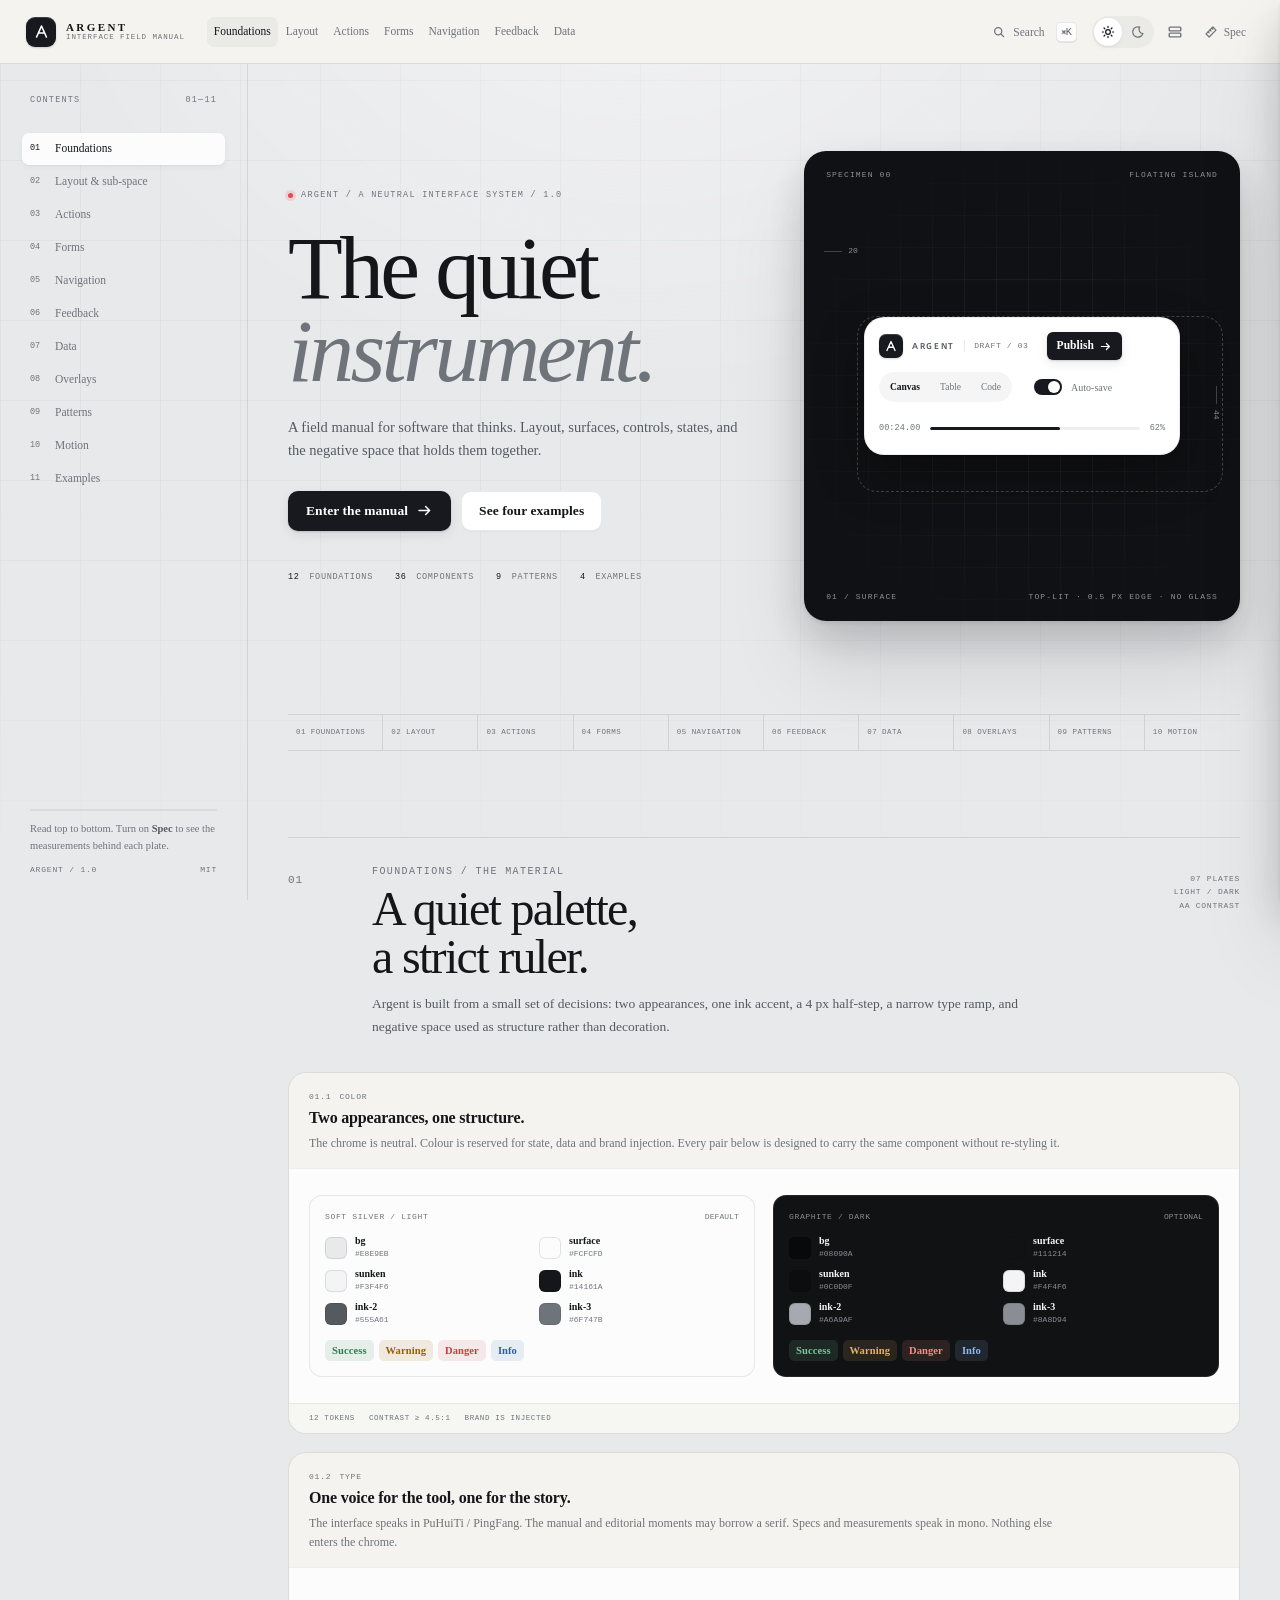
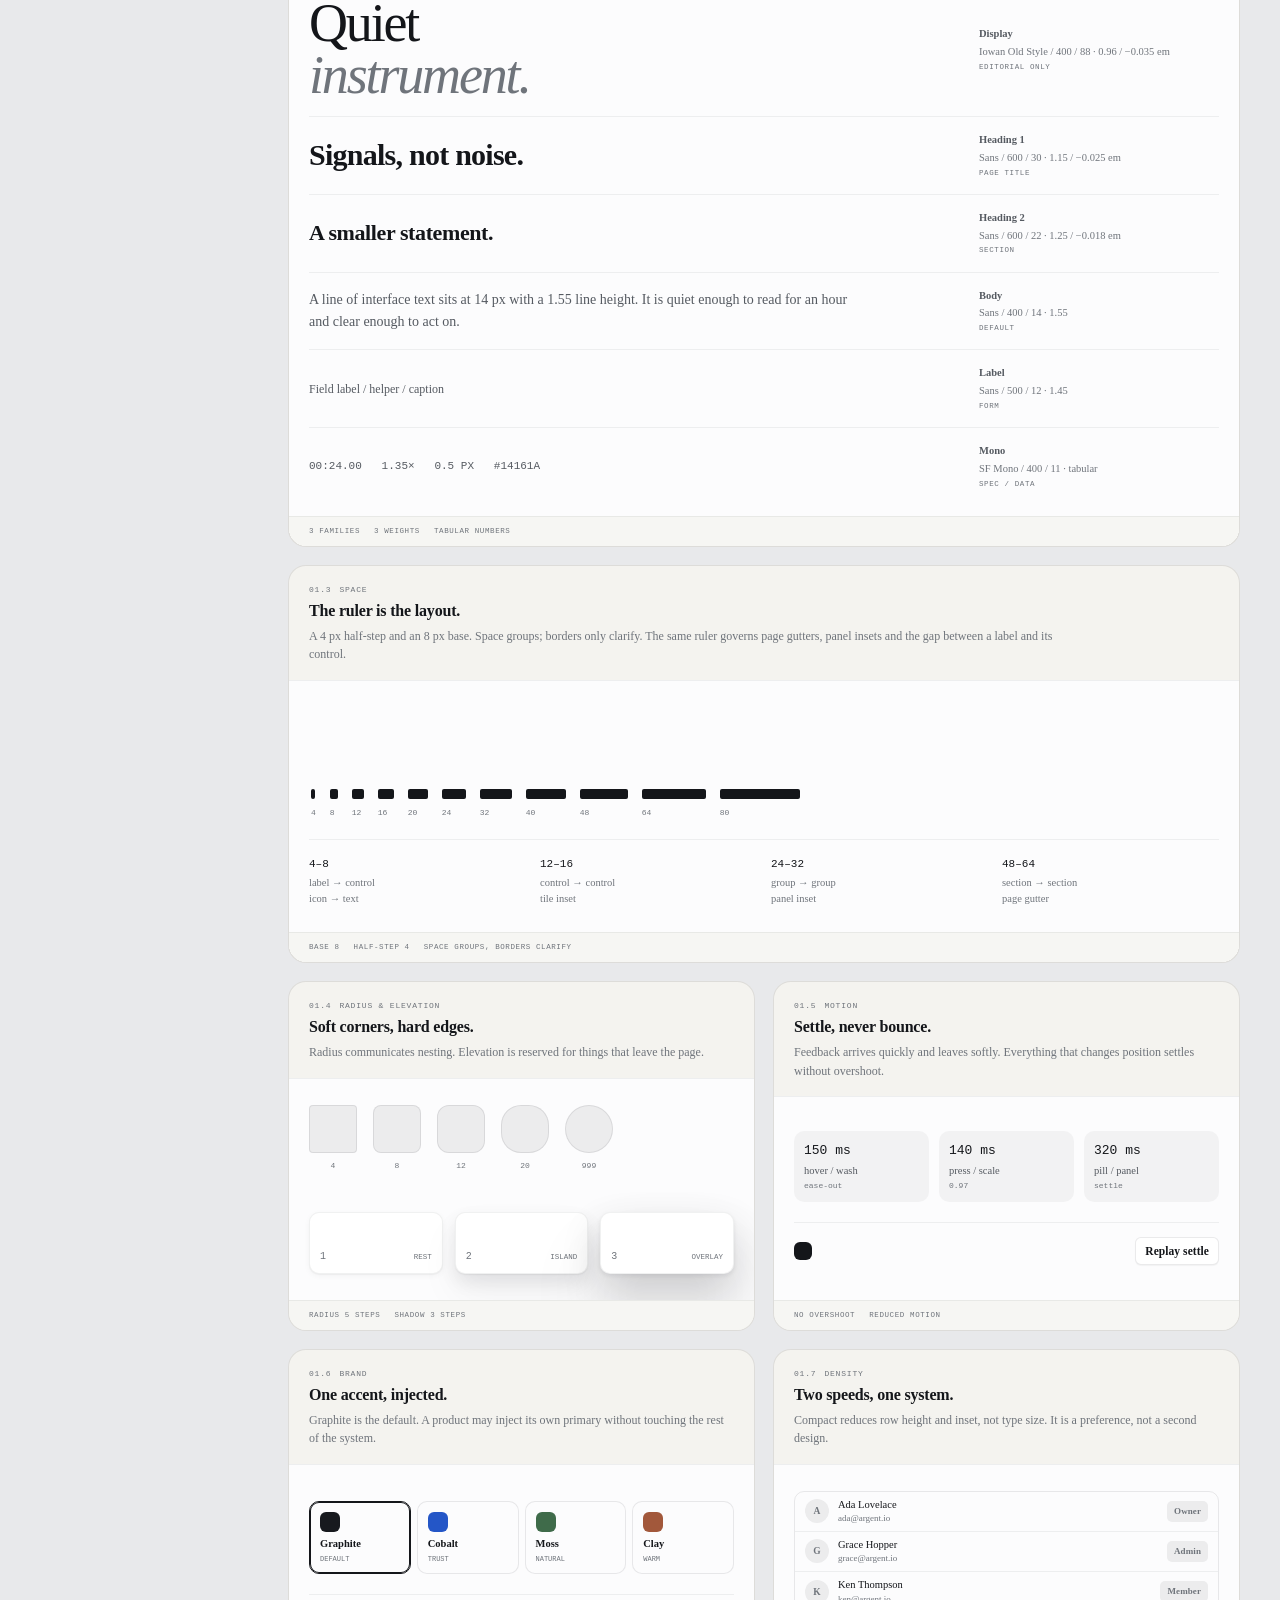
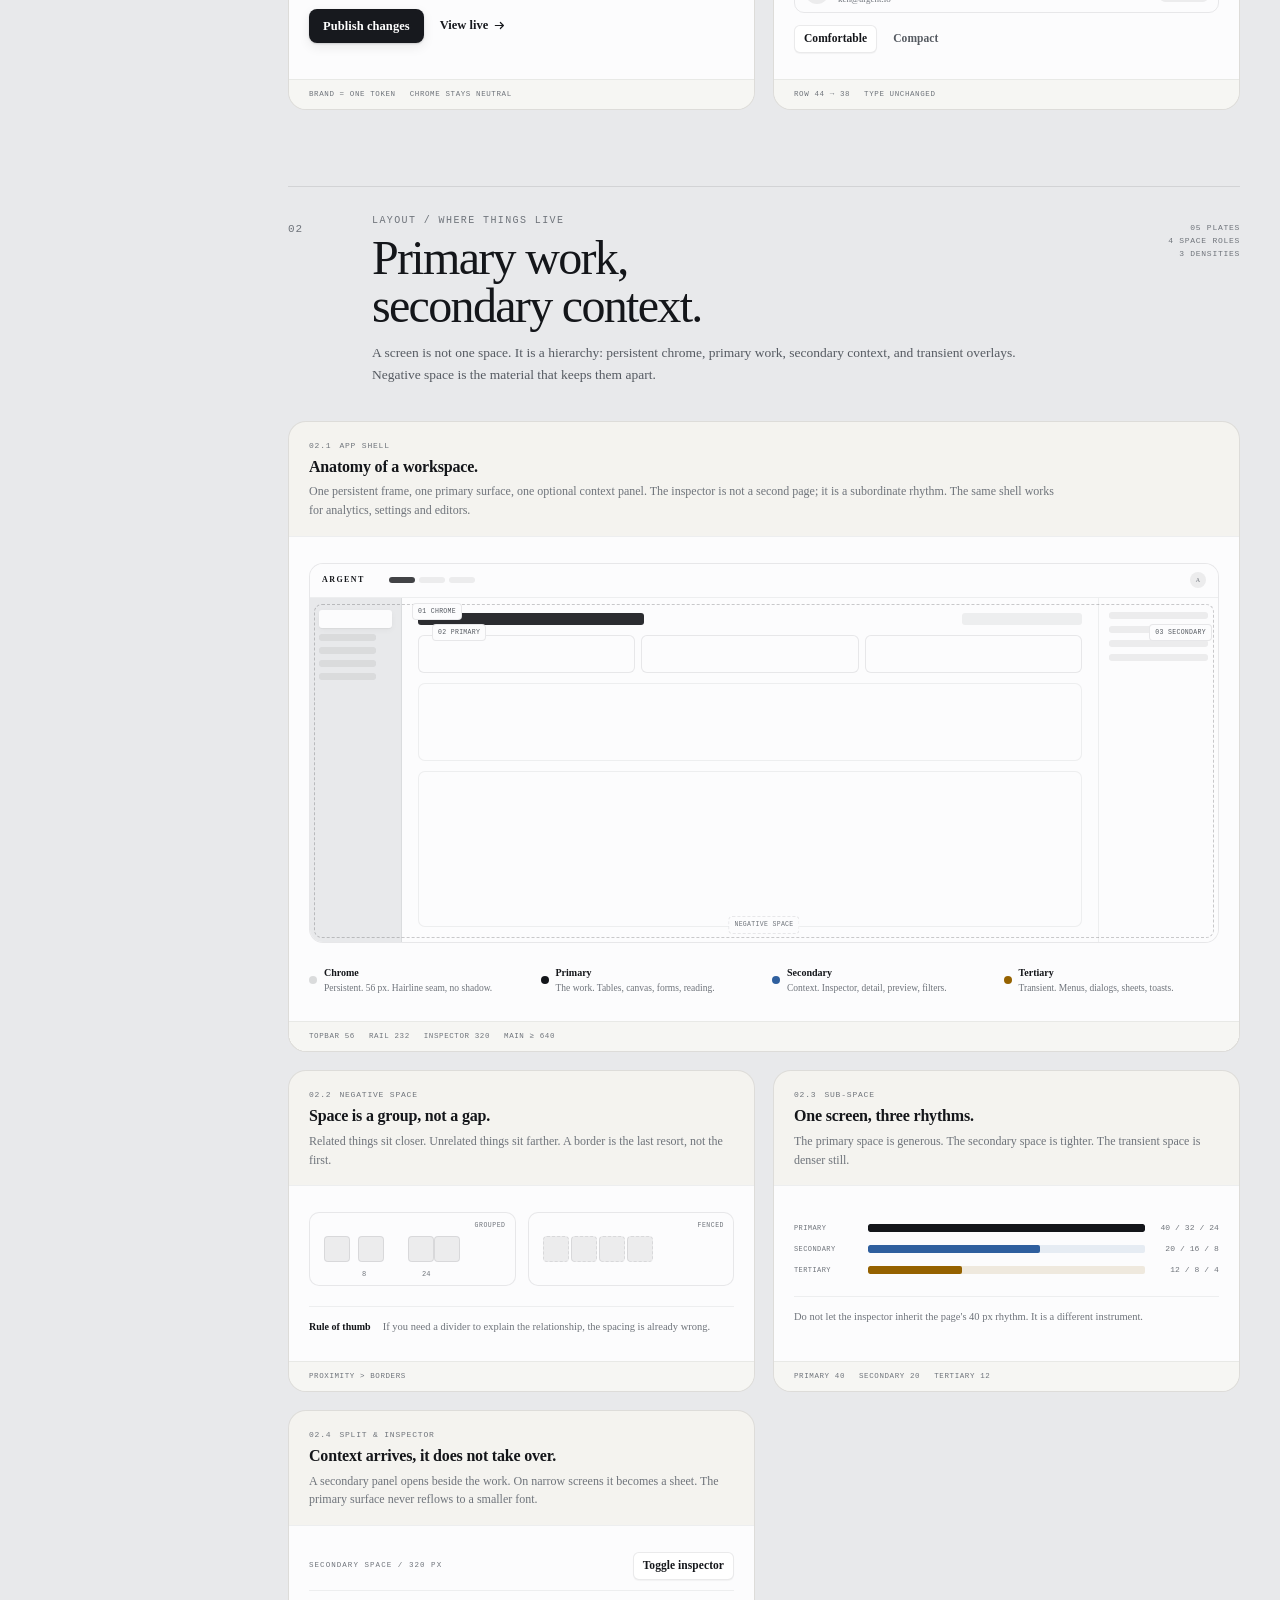
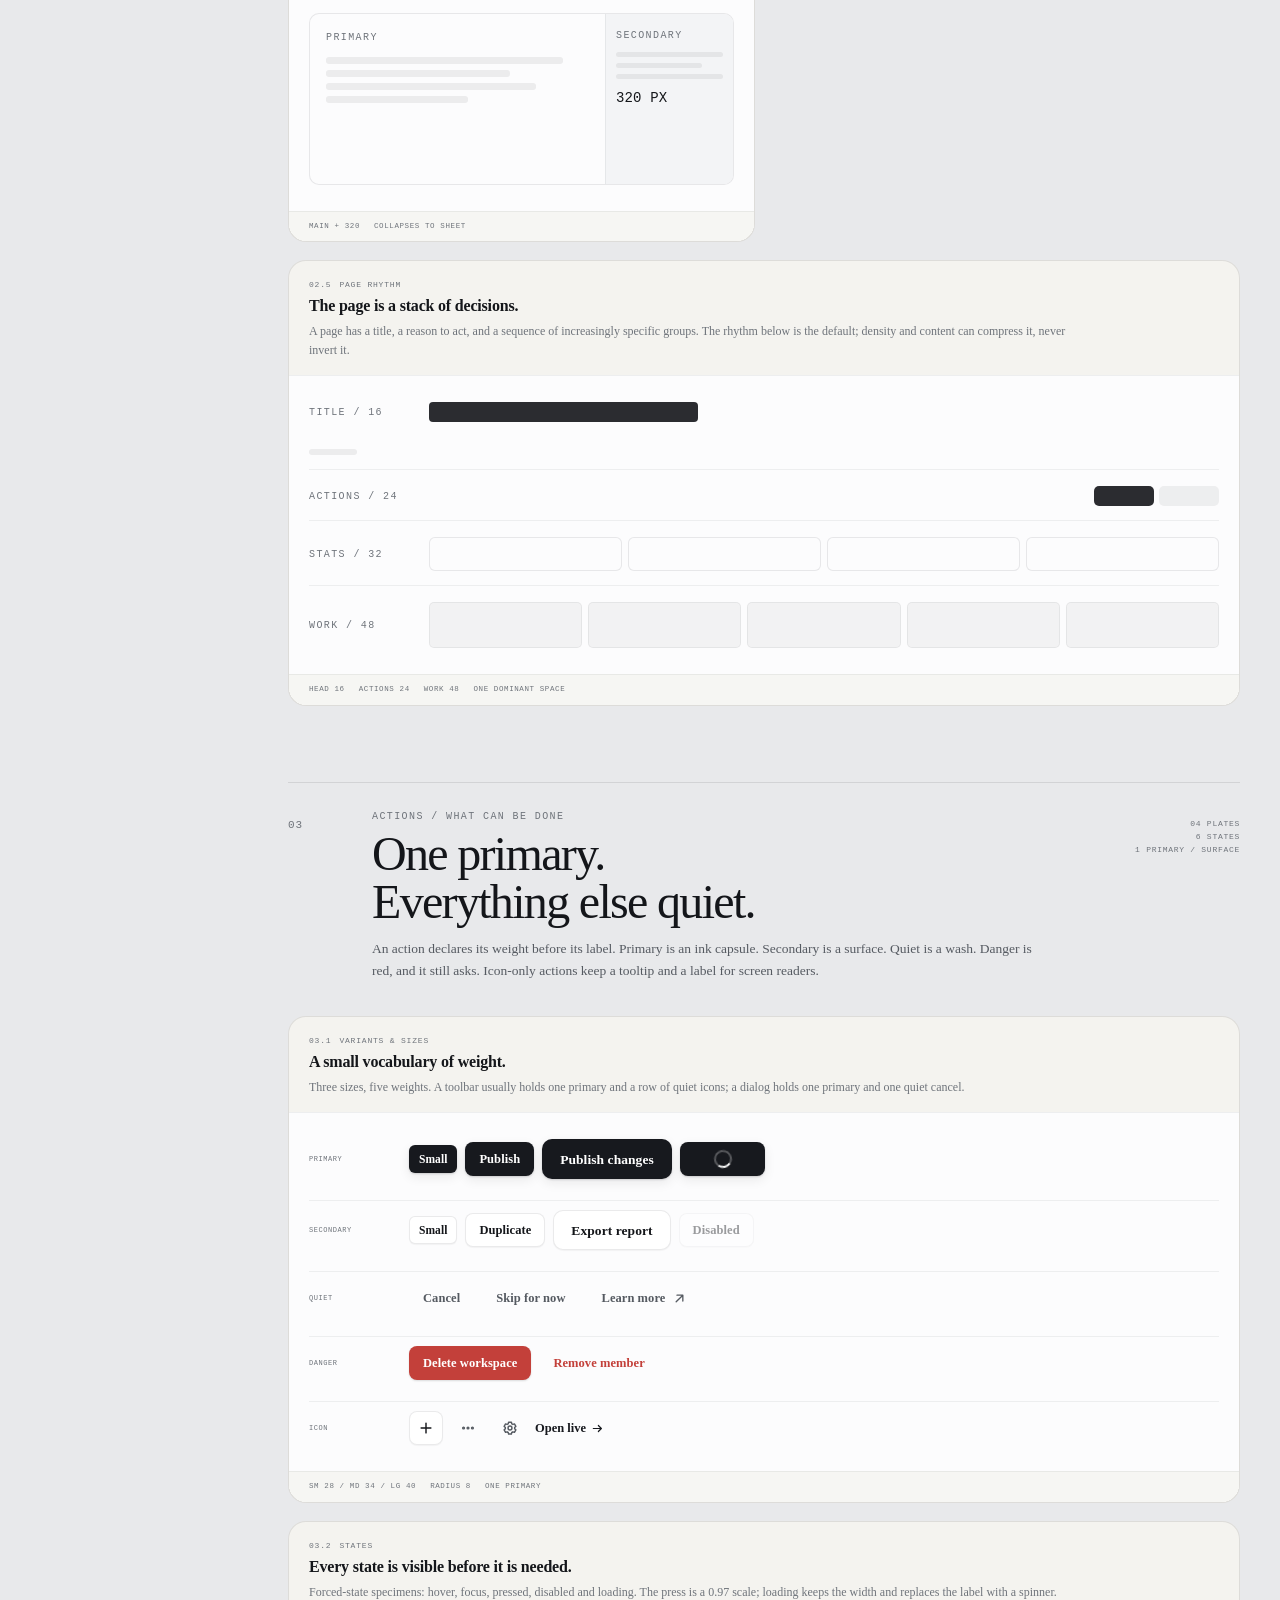
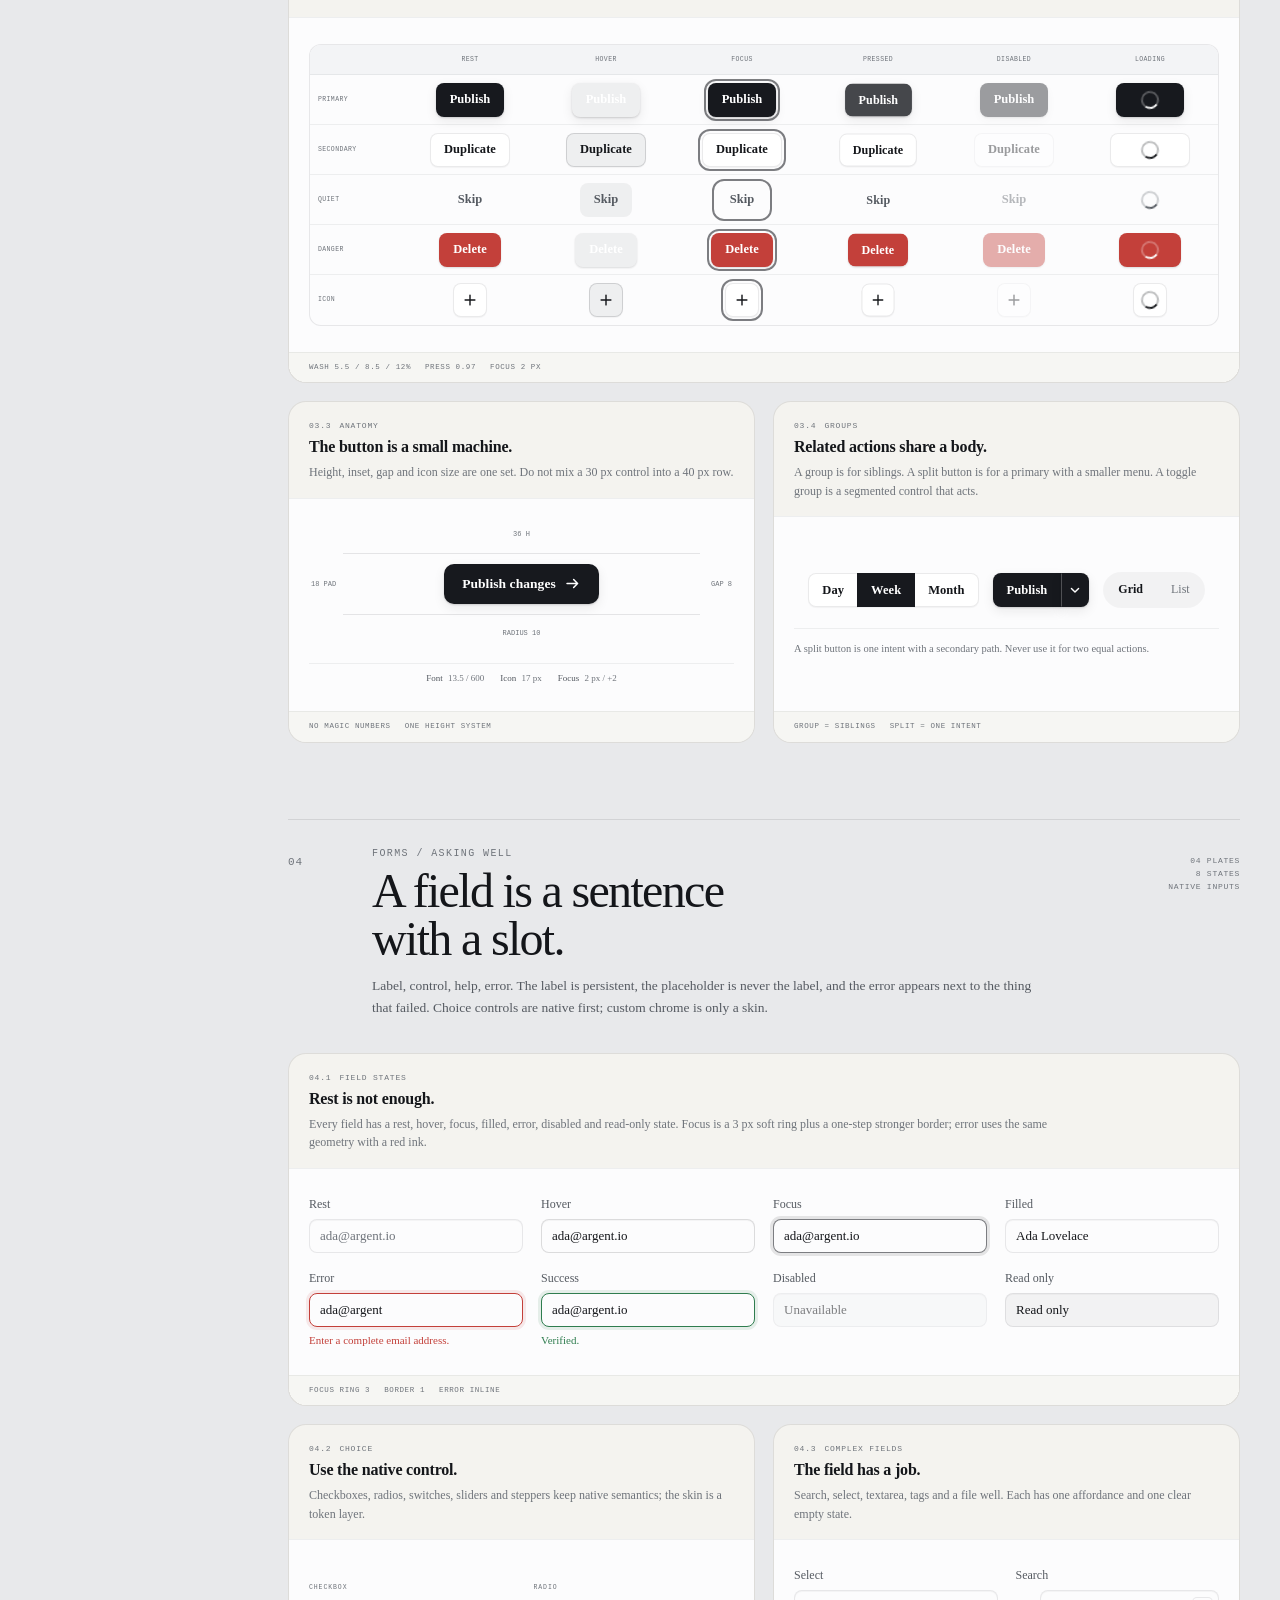
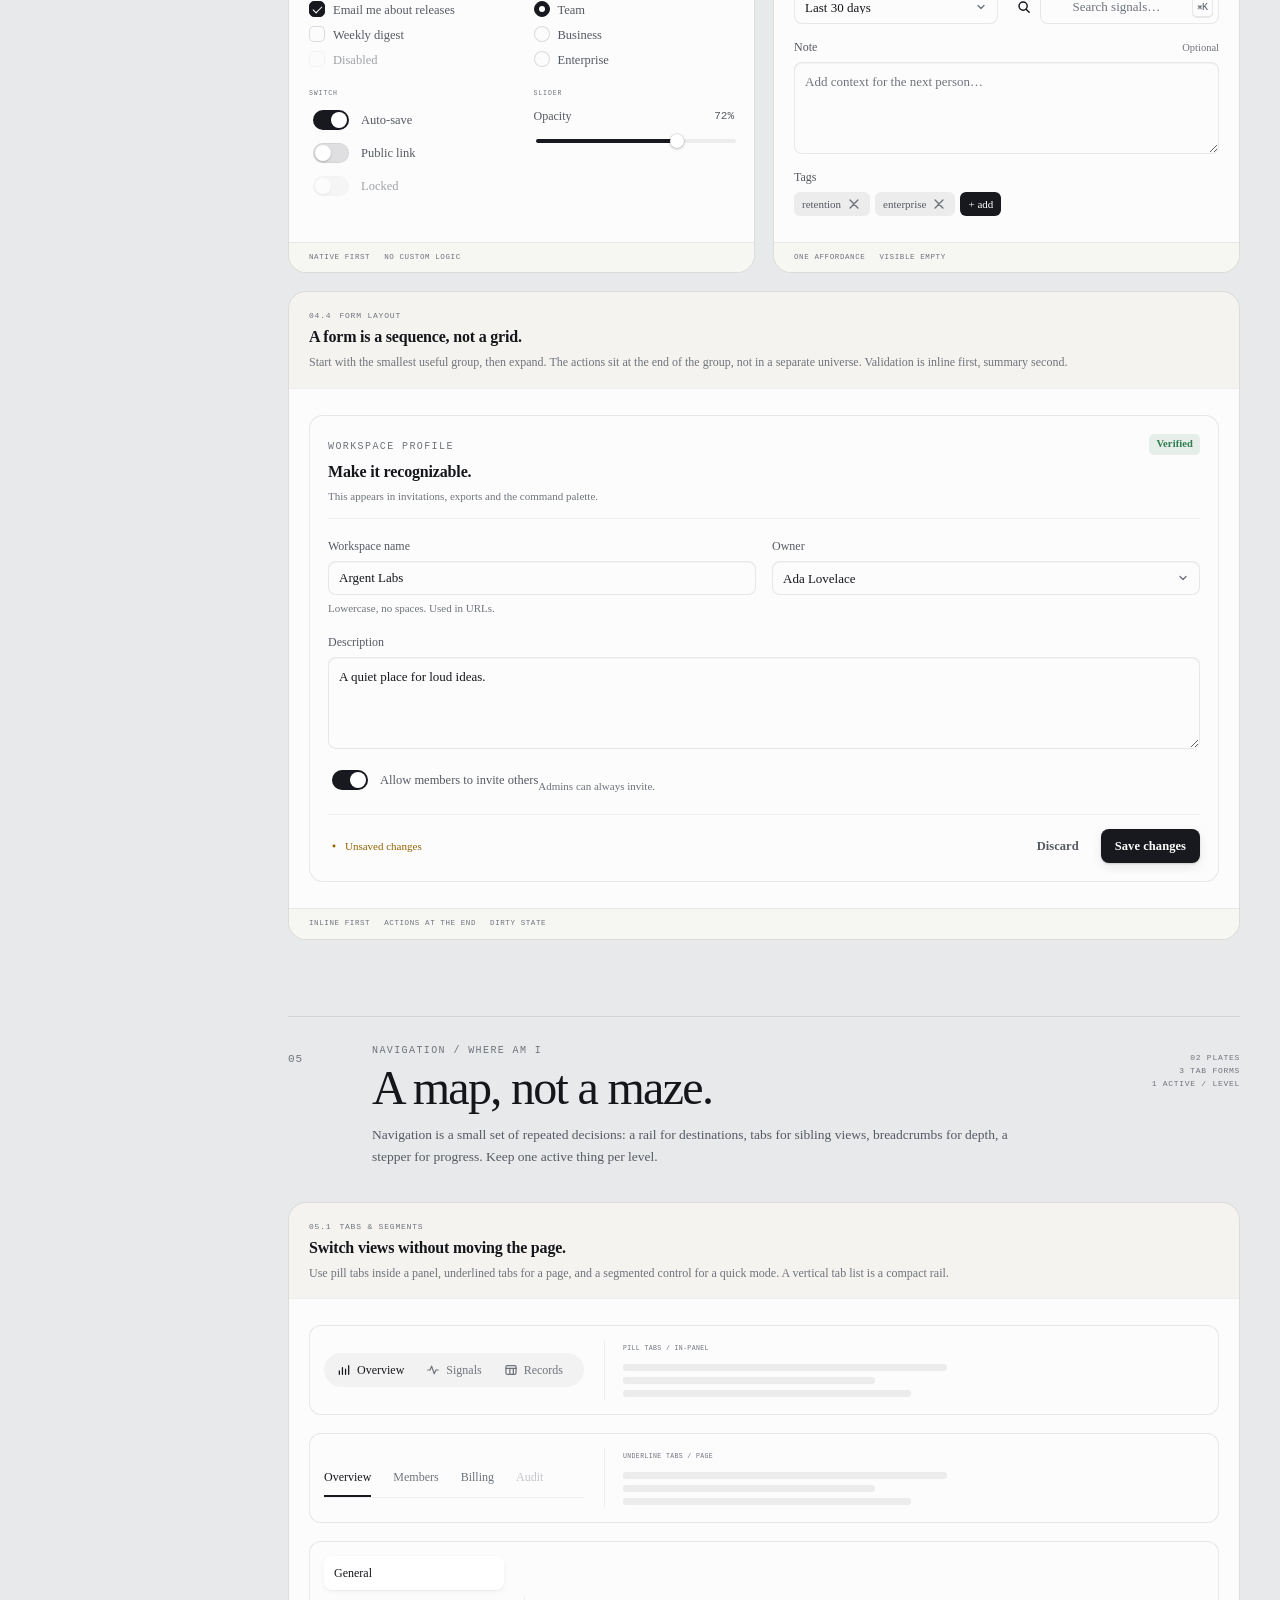
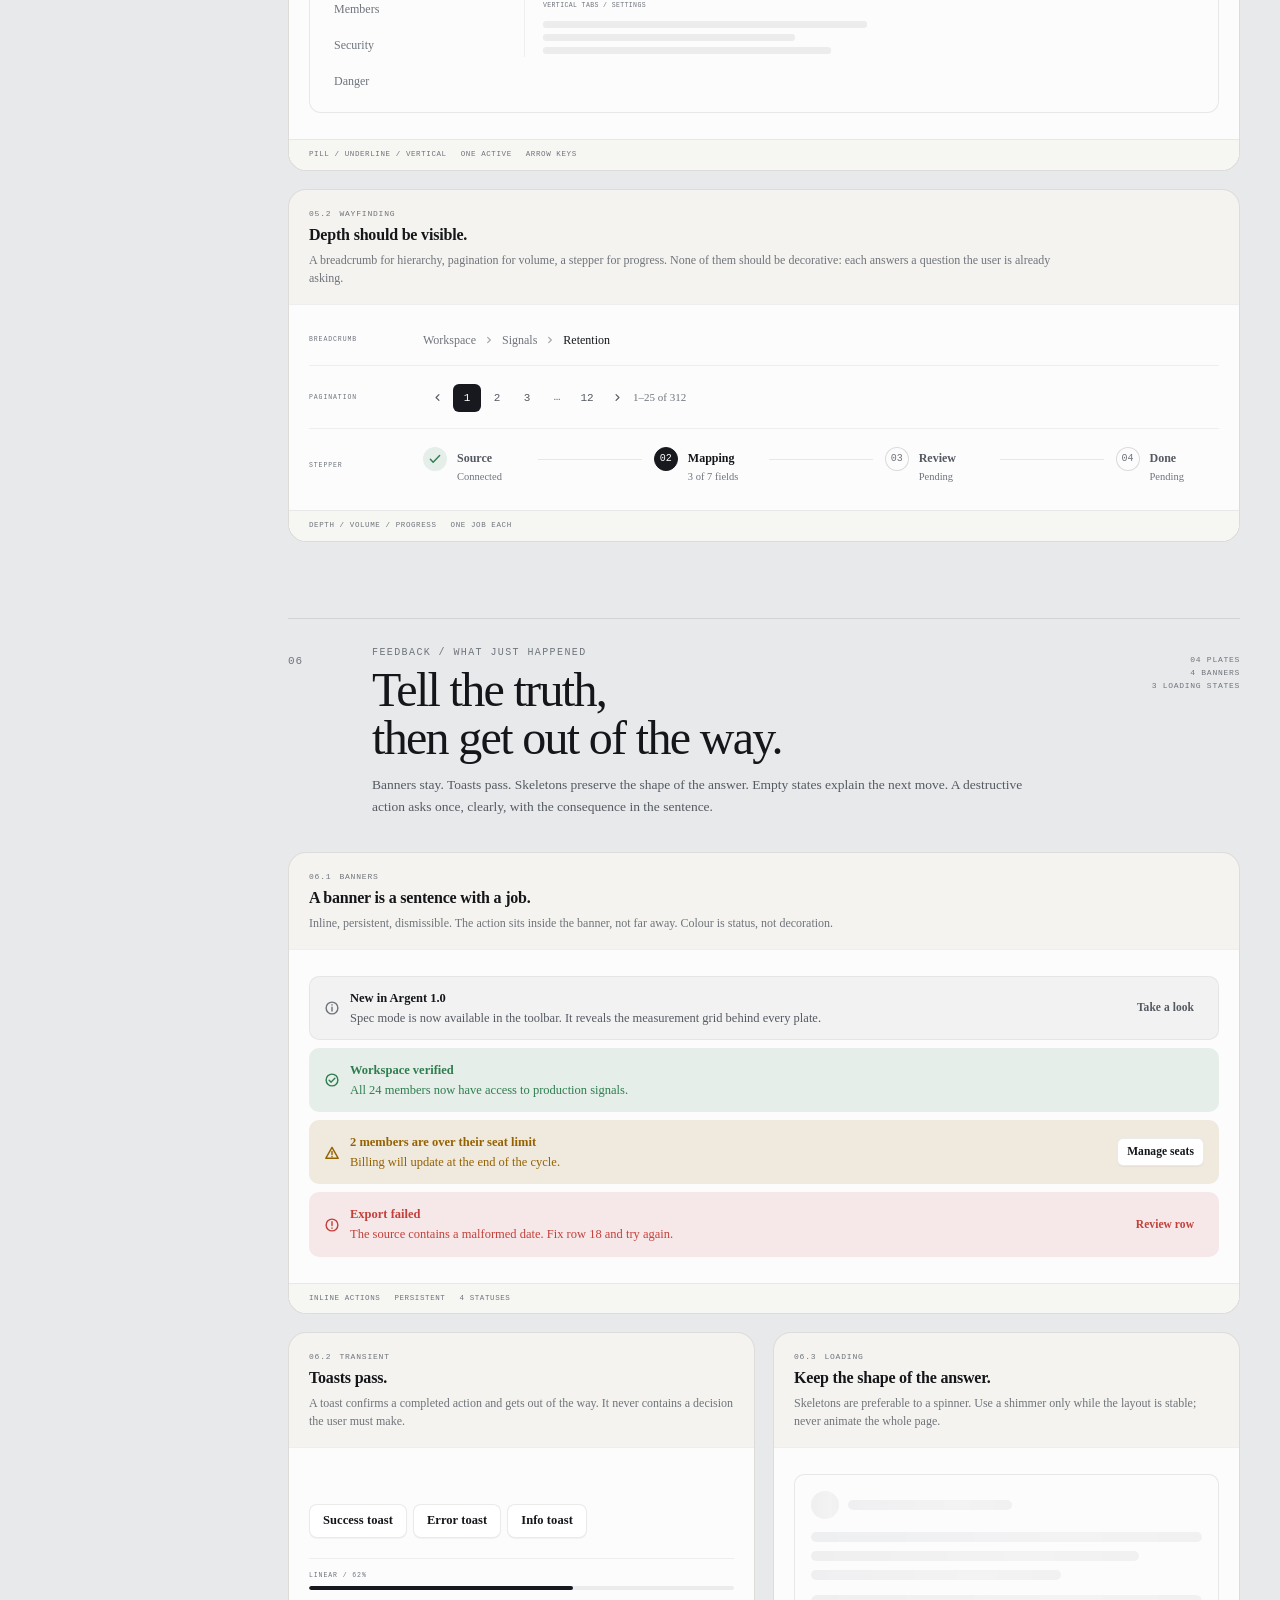
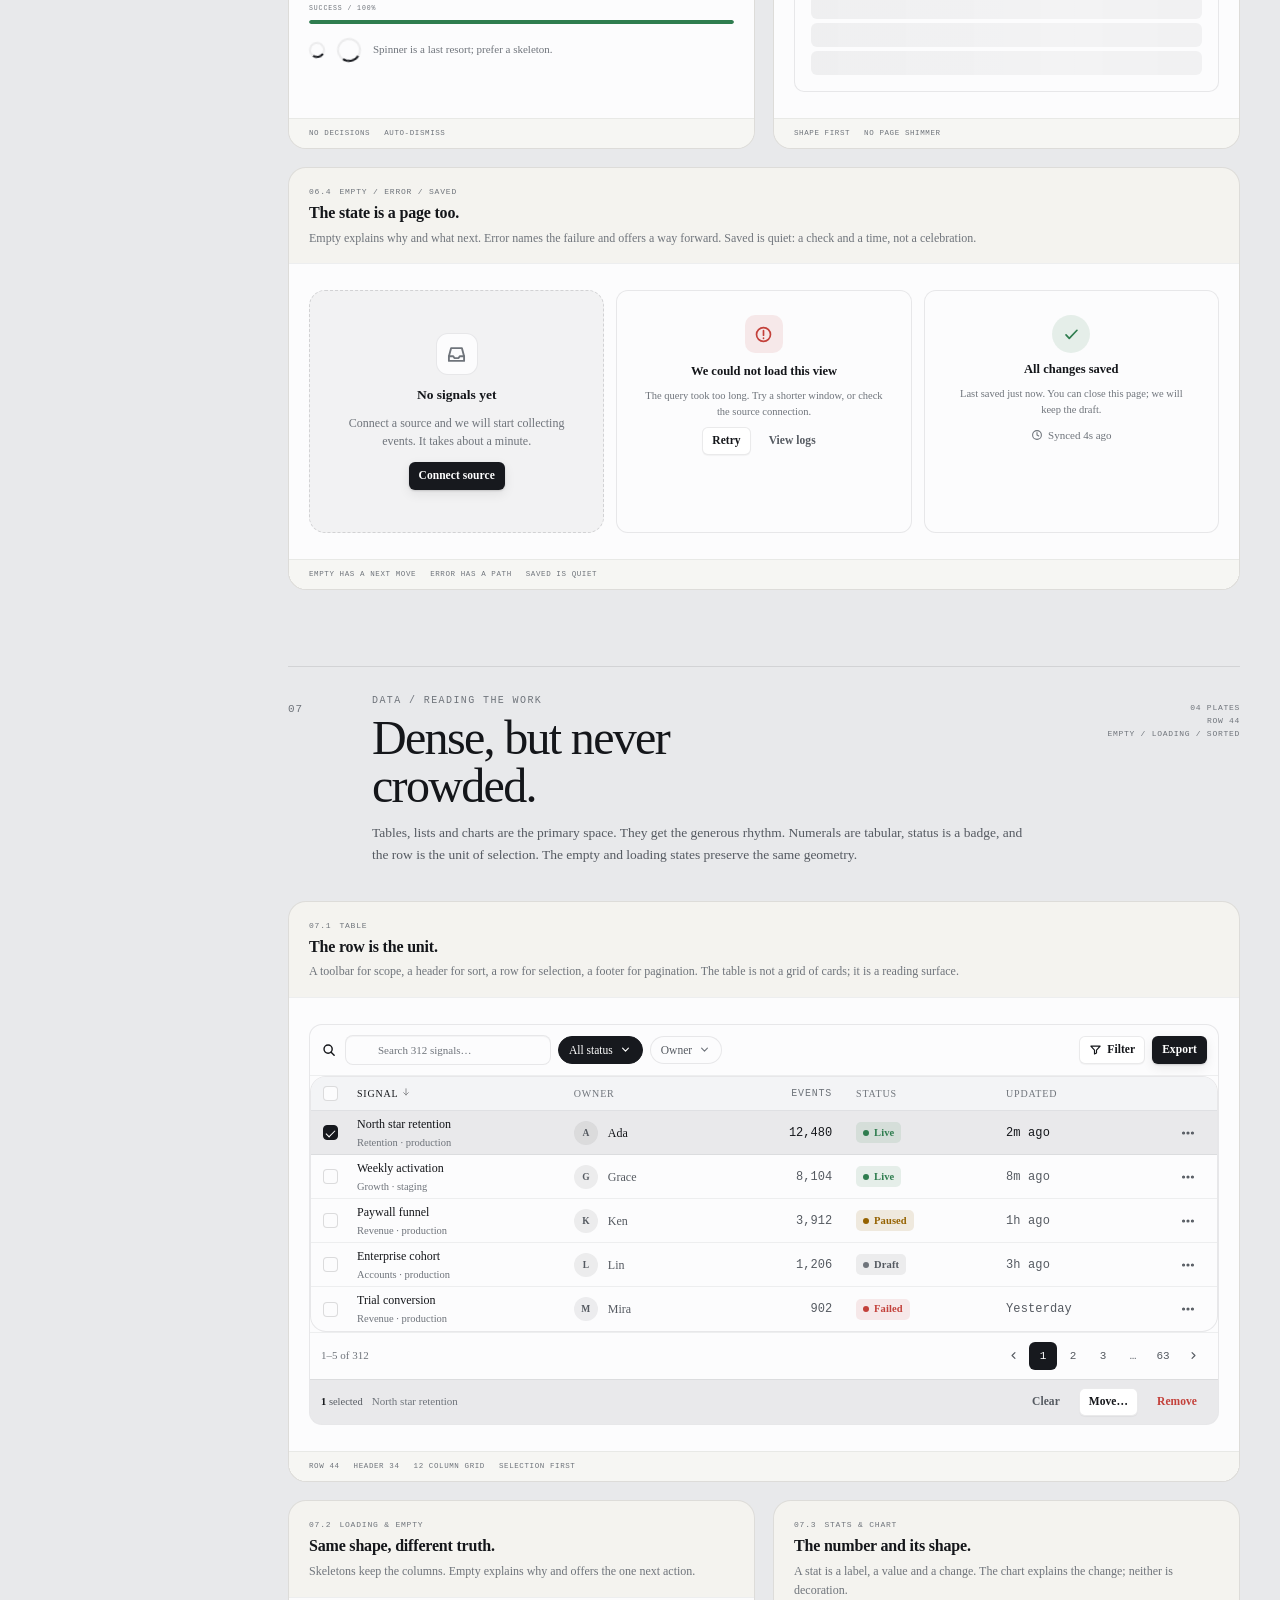
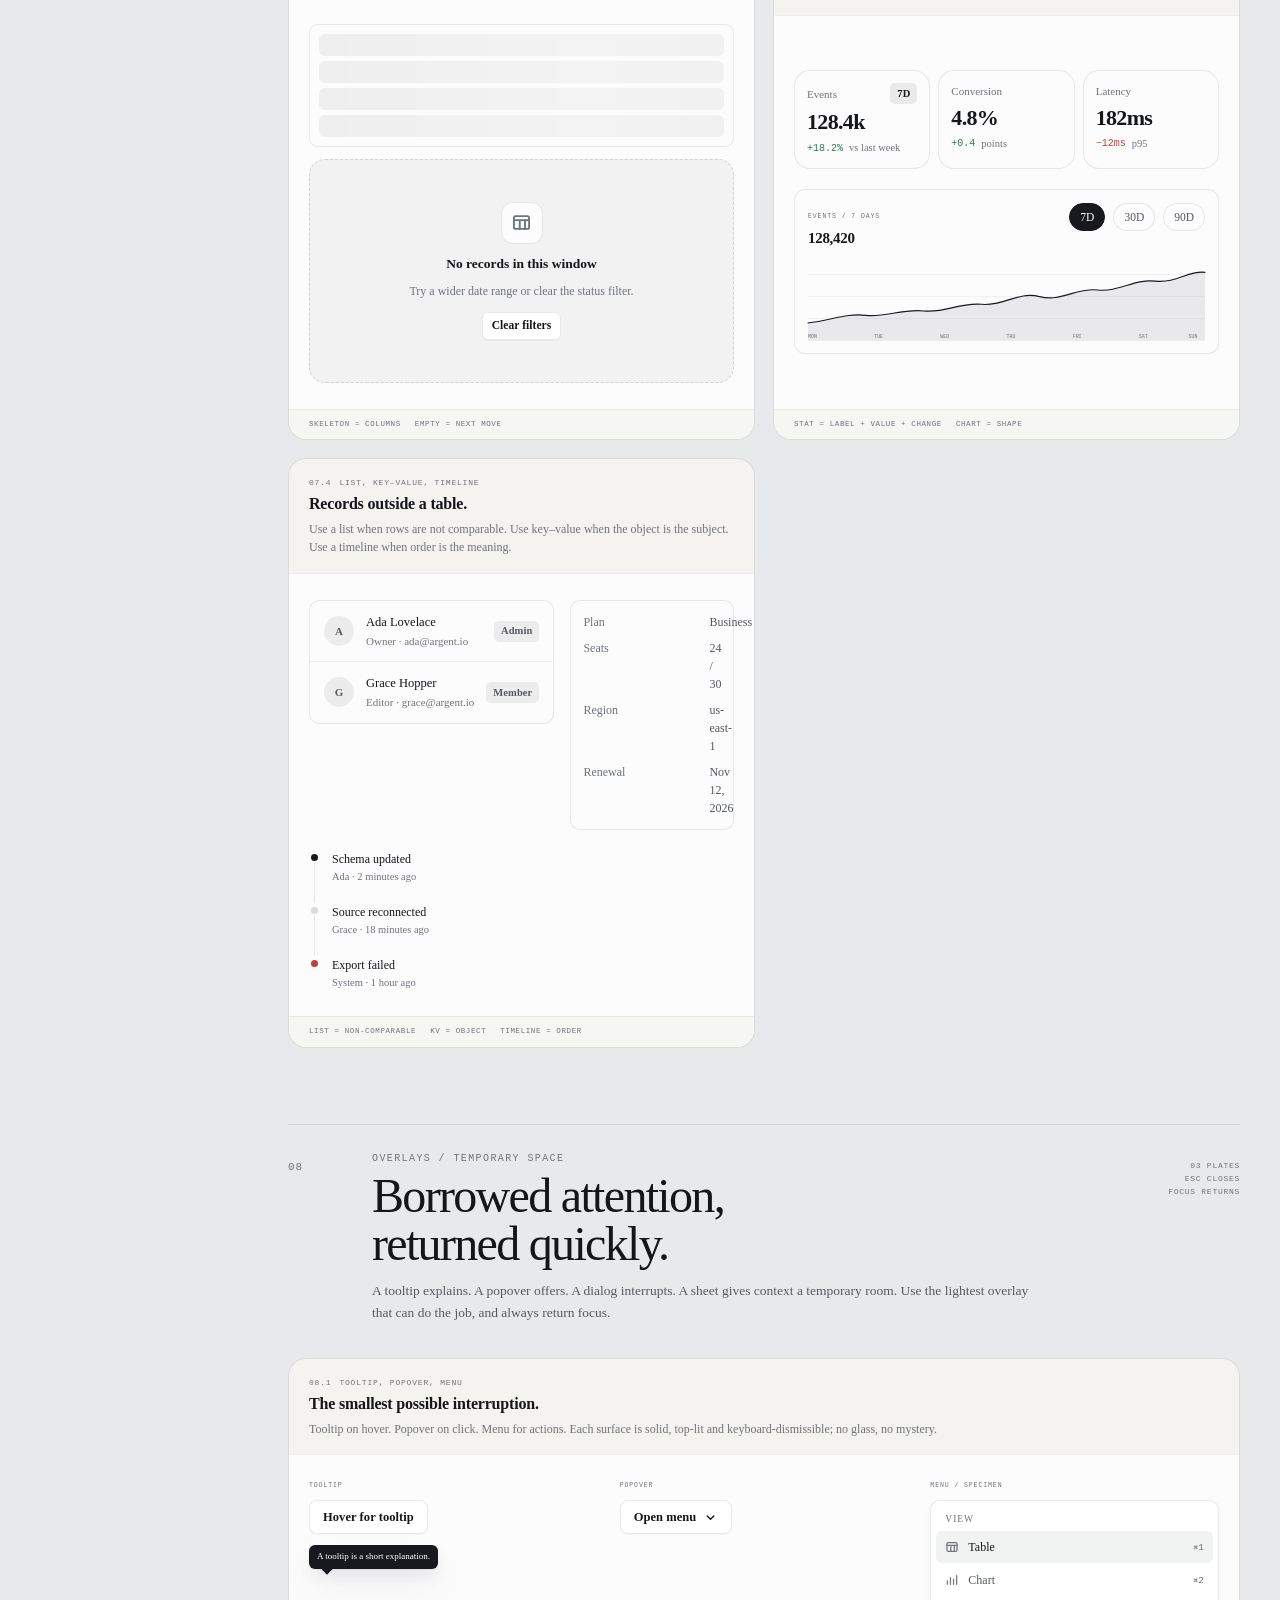
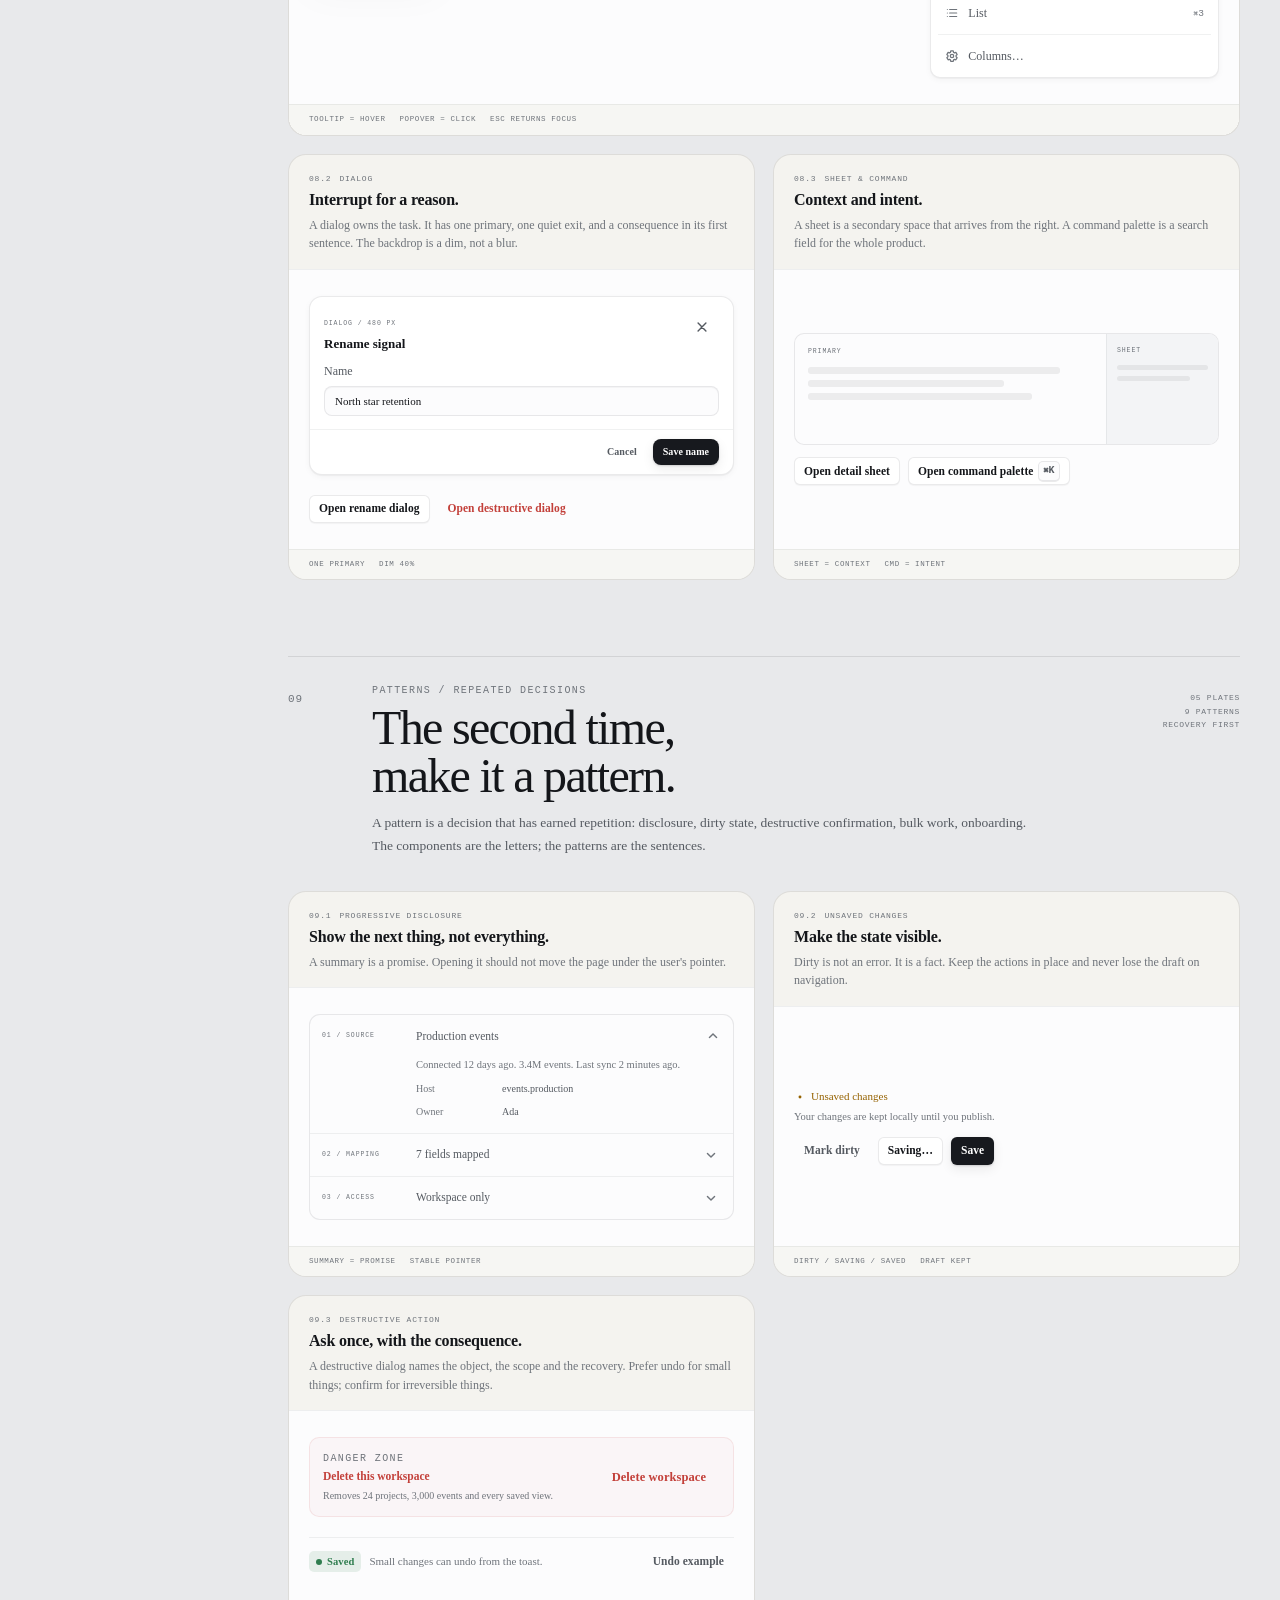
<file: index.html>
<!doctype html>
<html lang="zh-CN">
<head>
<meta charset="utf-8">
<meta name="viewport" content="width=device-width, initial-scale=1">
<title>Argent — Interface Field Manual</title>
<meta http-equiv="refresh" content="0; url=examples/lab/index.html">
<link rel="canonical" href="examples/lab/index.html">
<style>
  html, body { height: 100%; margin: 0; background: #e8e9eb; color: #14161a; font-family: -apple-system, "PingFang SC", sans-serif; }
  body { display: grid; place-items: center; }
  a { color: #14161a; font-size: 13px; }
</style>
</head>
<body>
  <a href="examples/lab/index.html">Open the Argent field manual →</a>
</body>
</html>
</file>
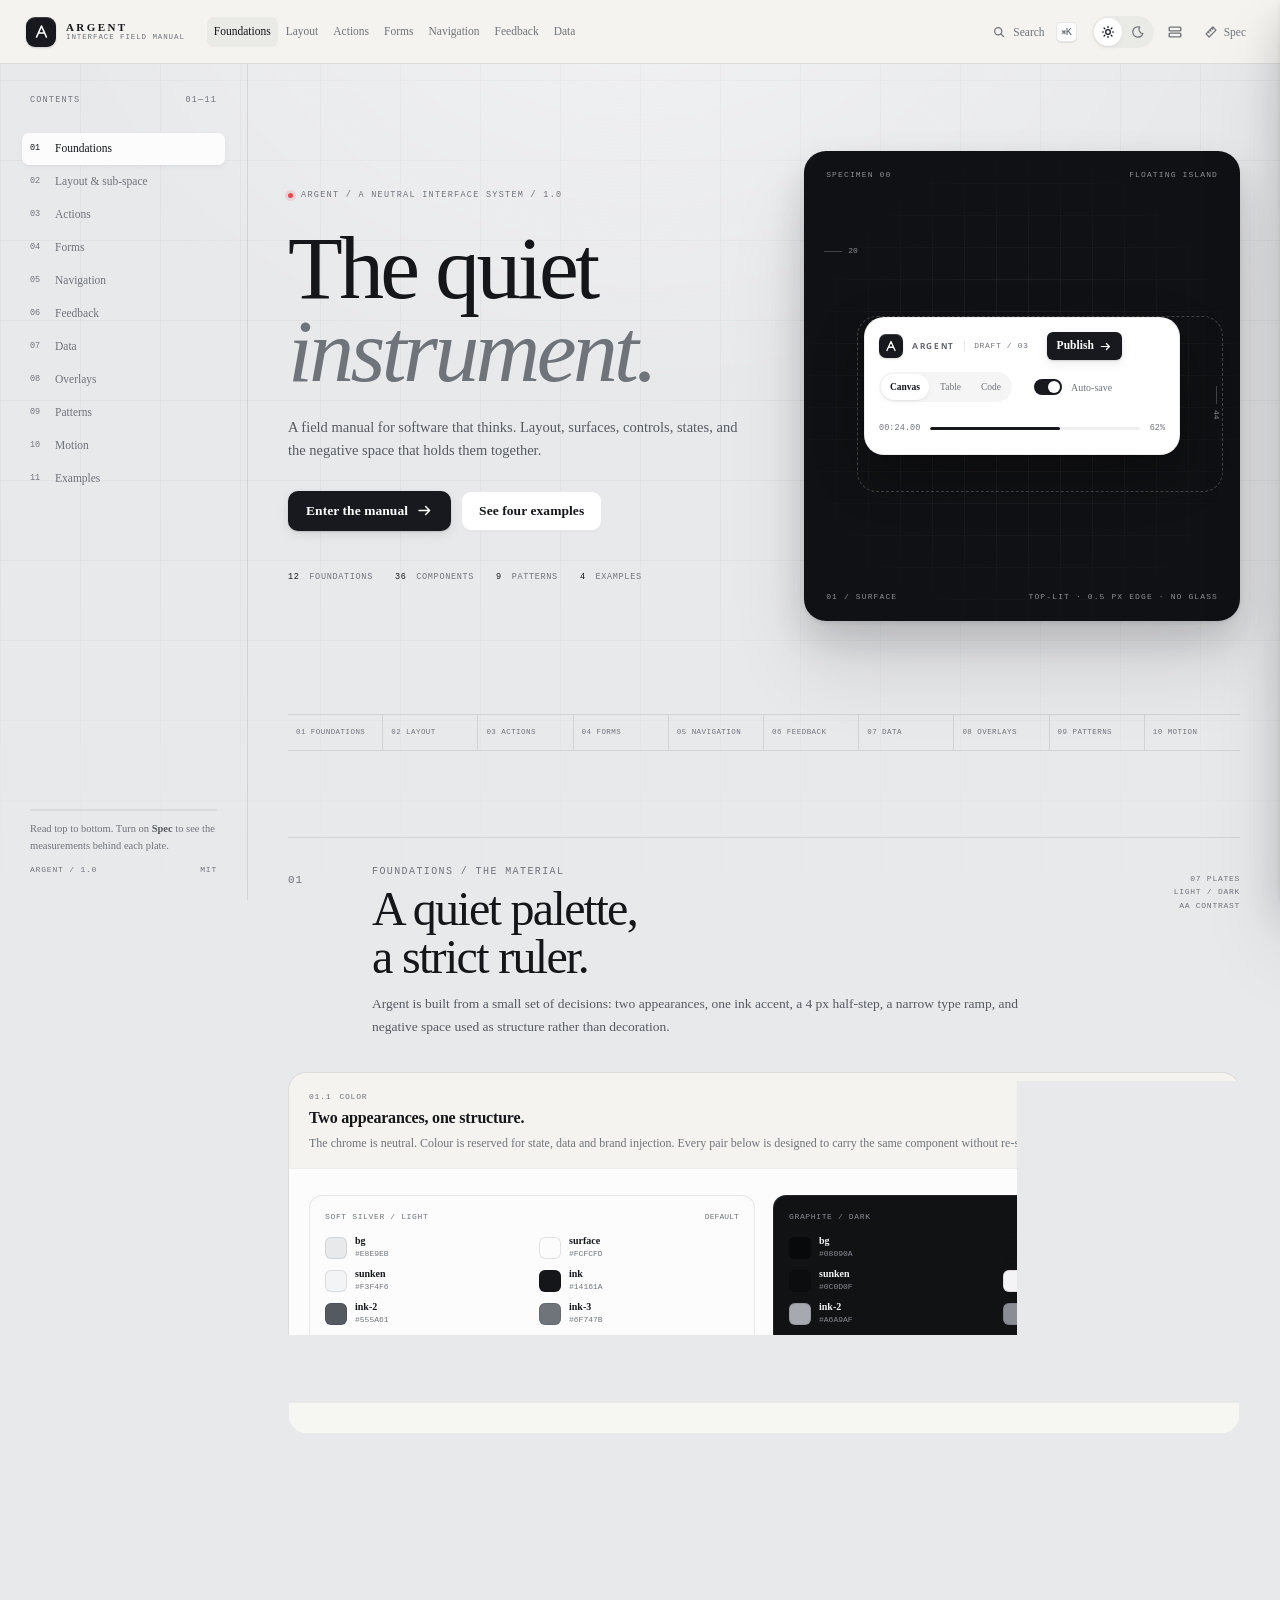
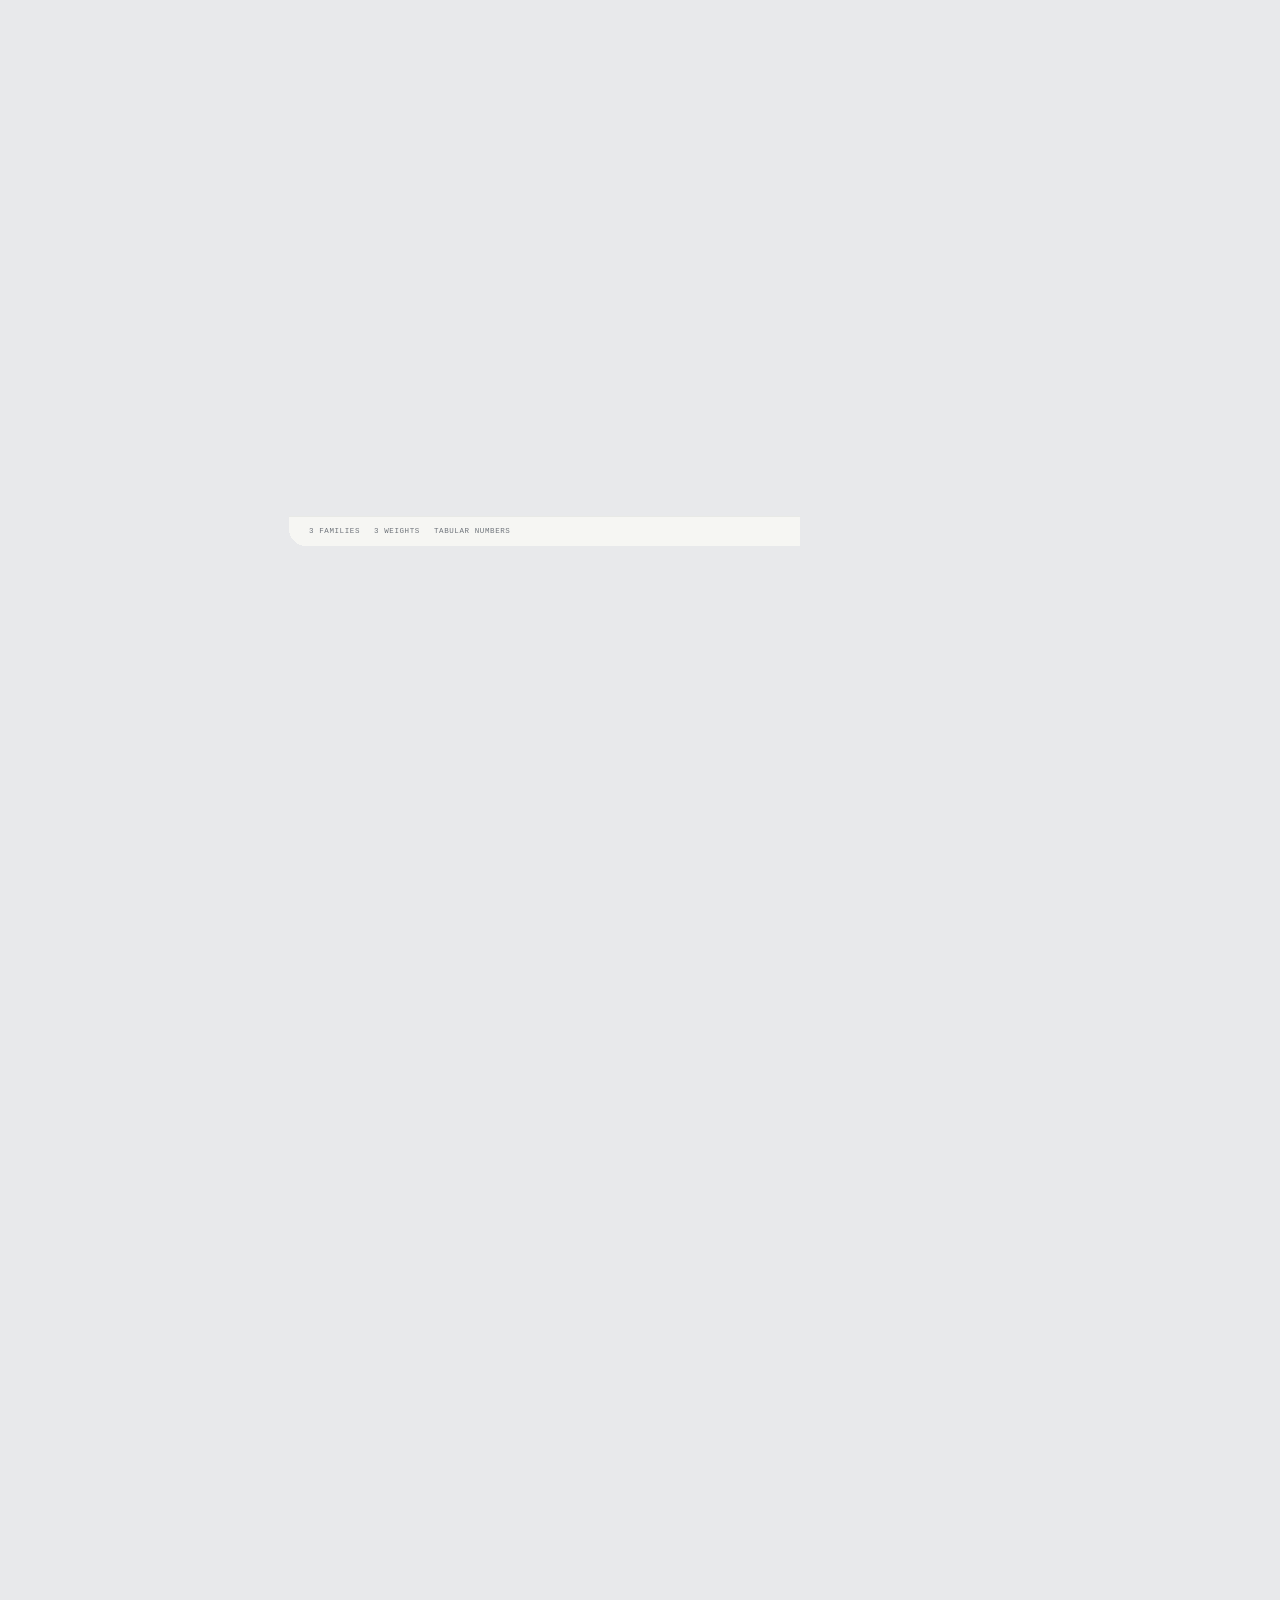
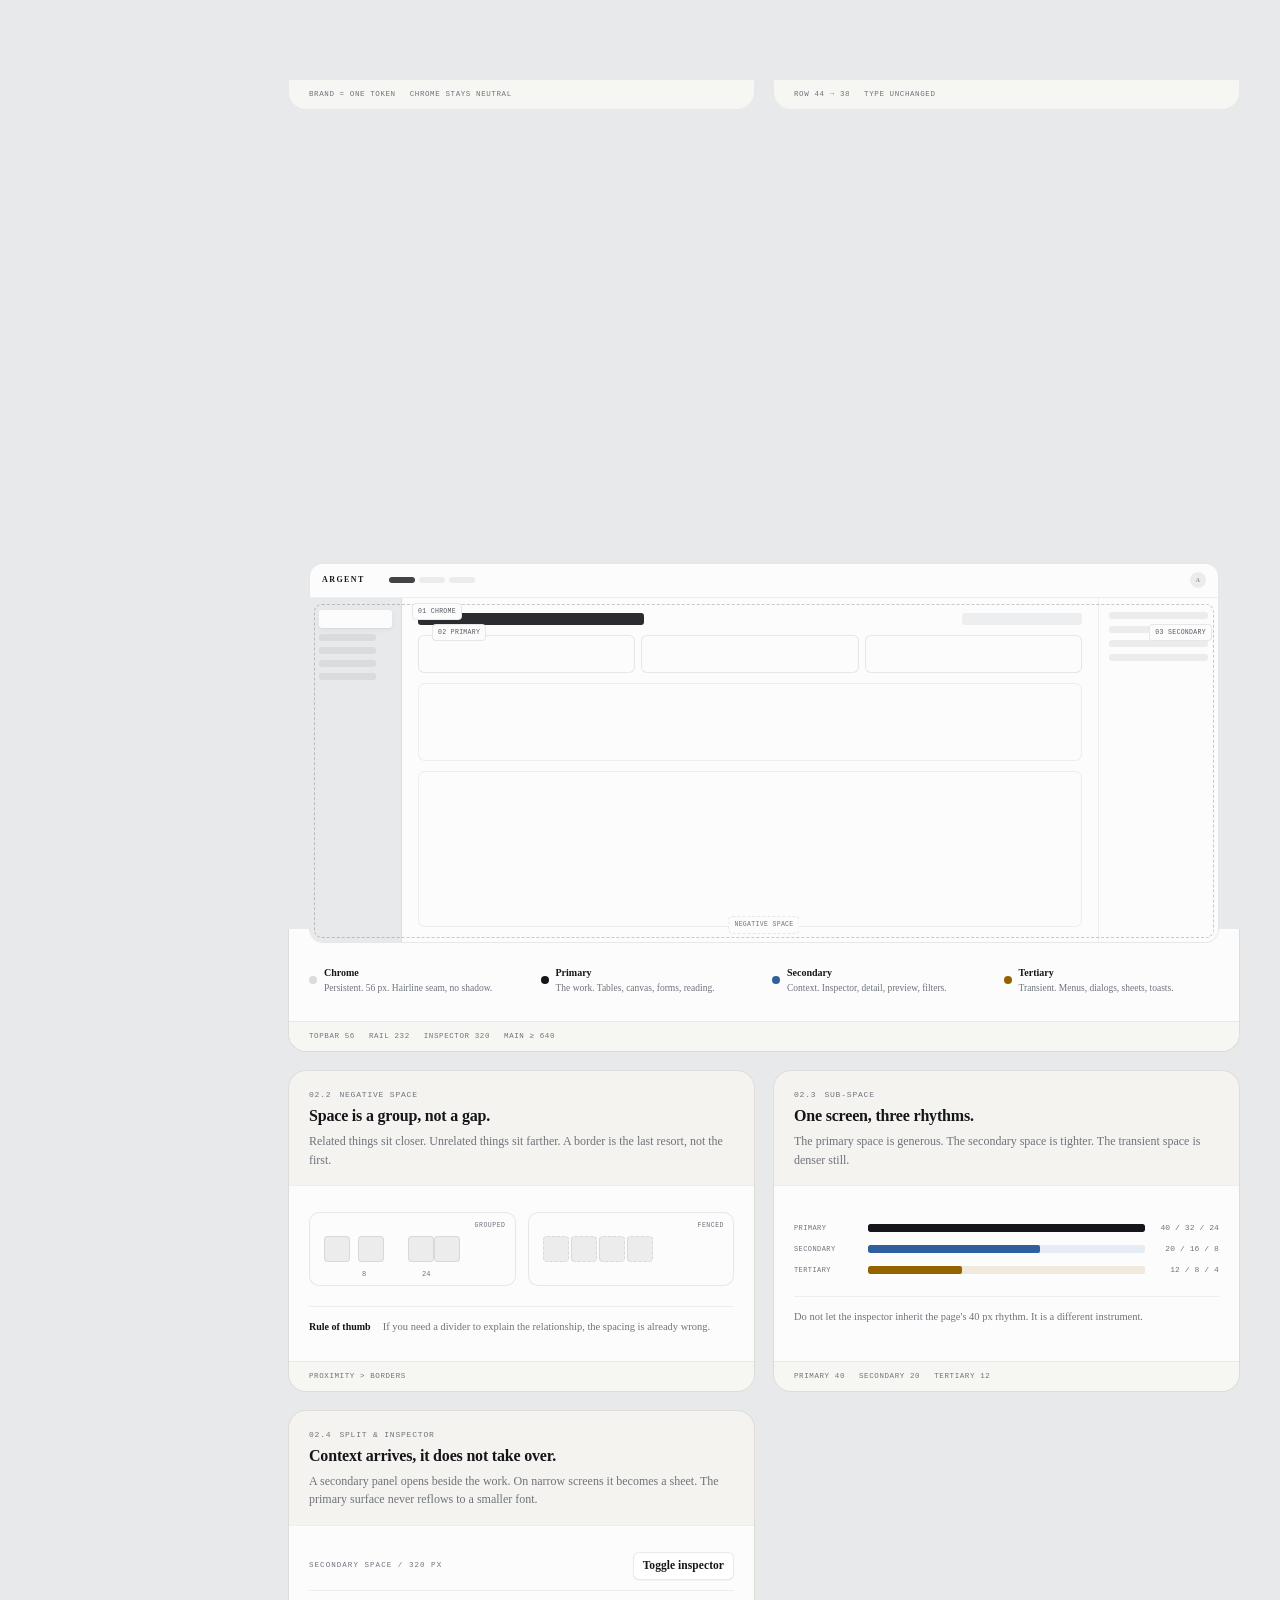
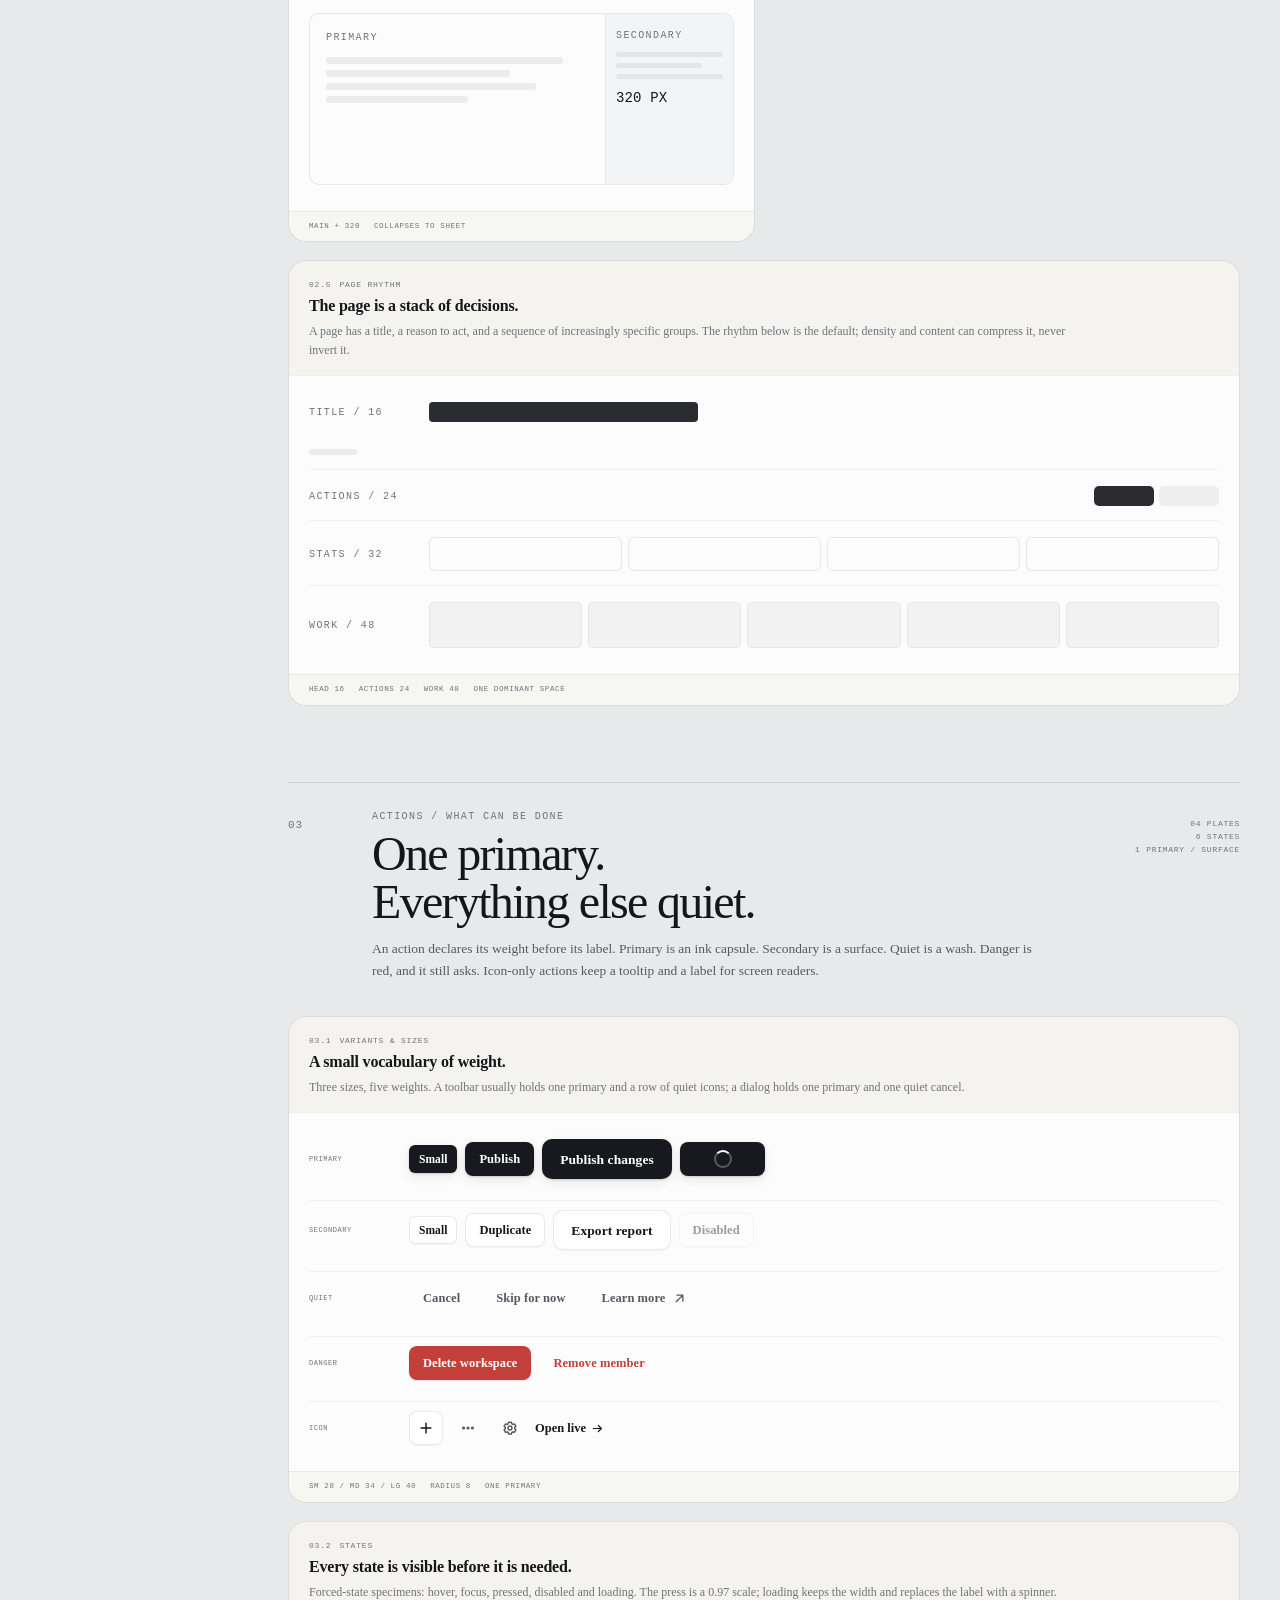
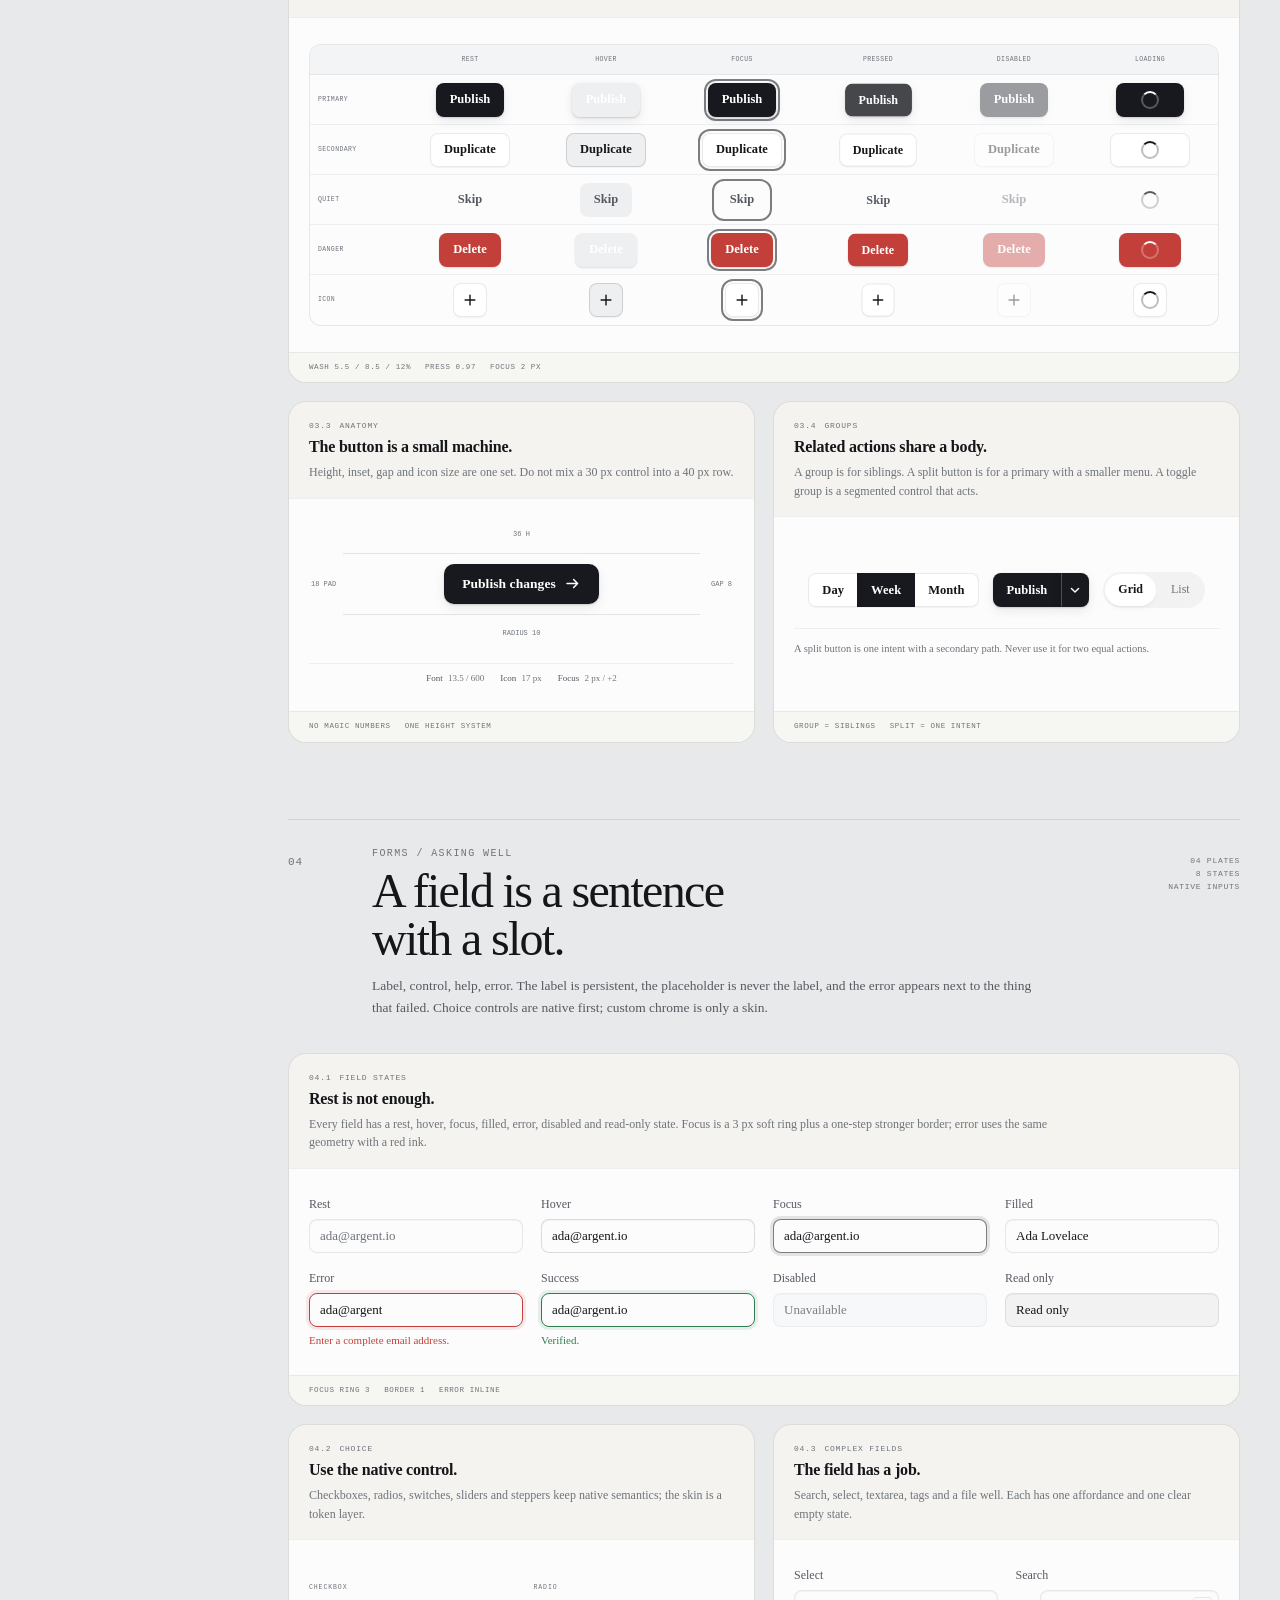
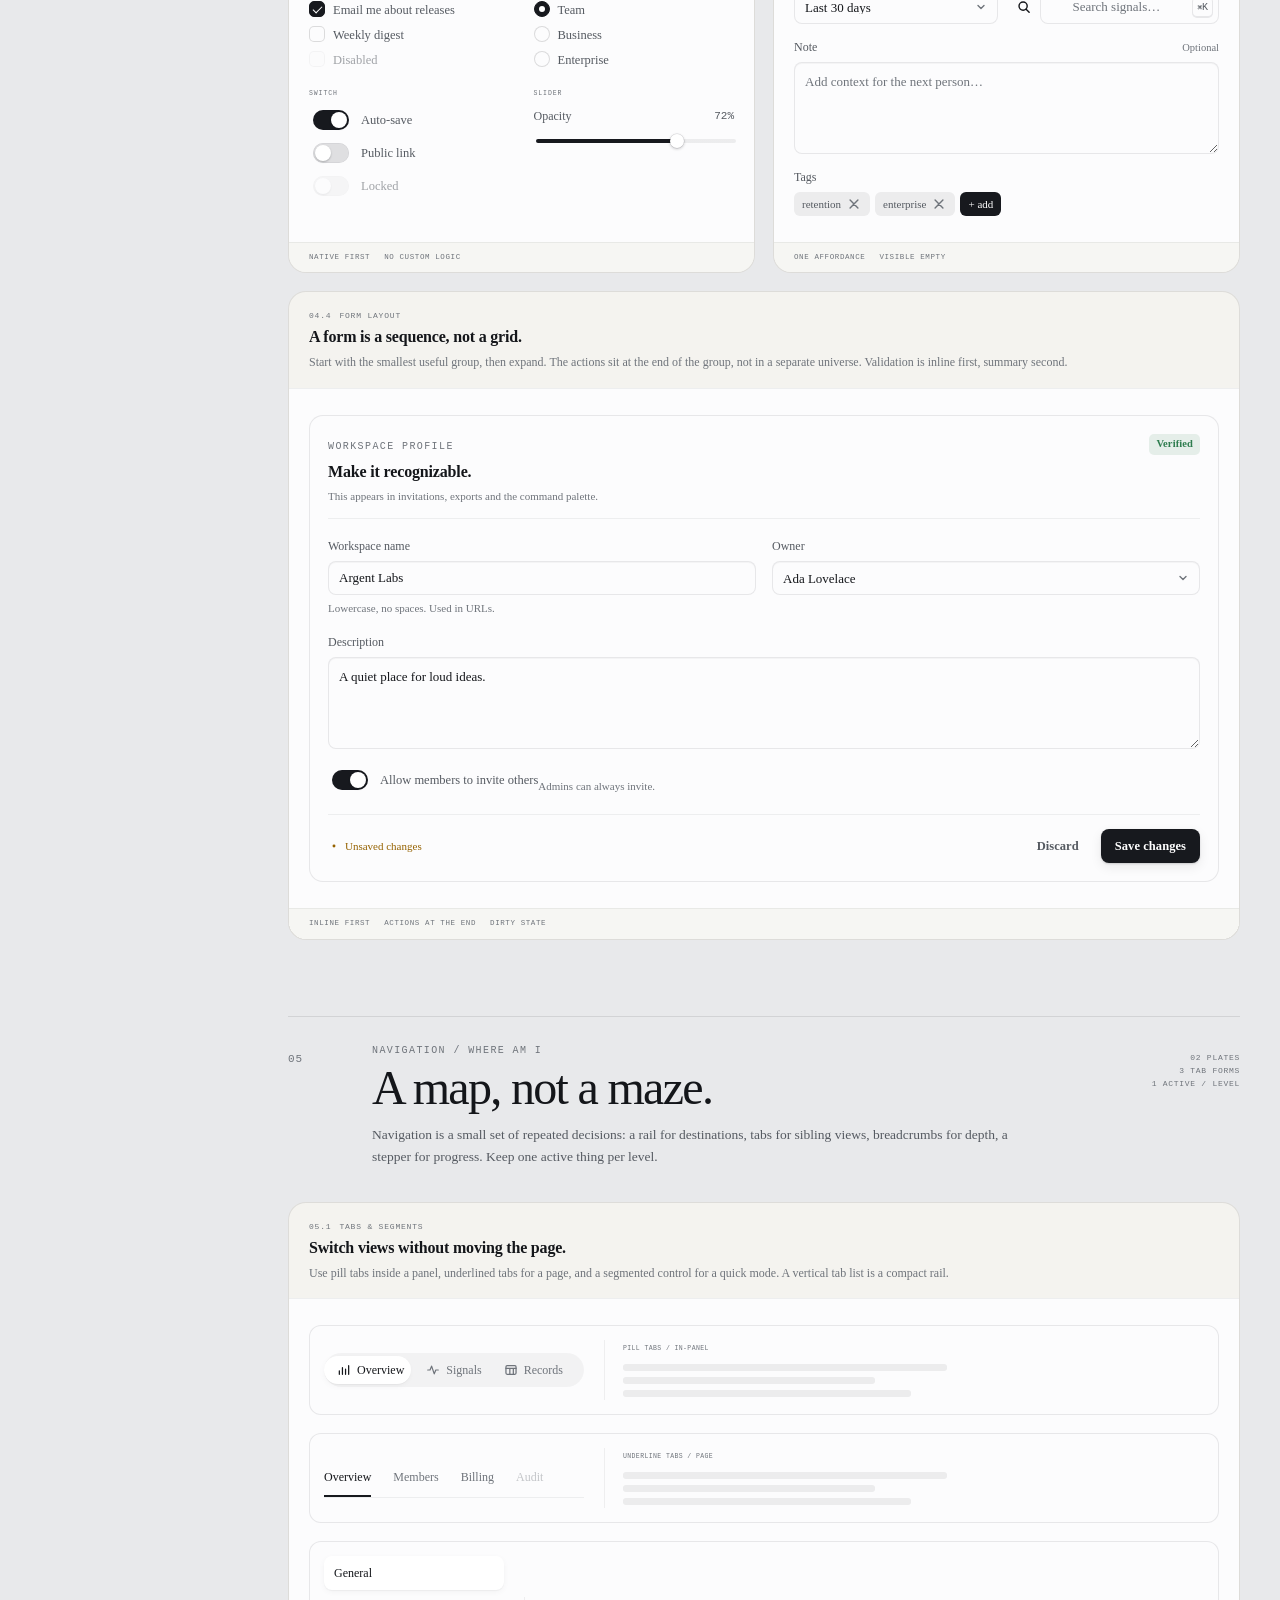
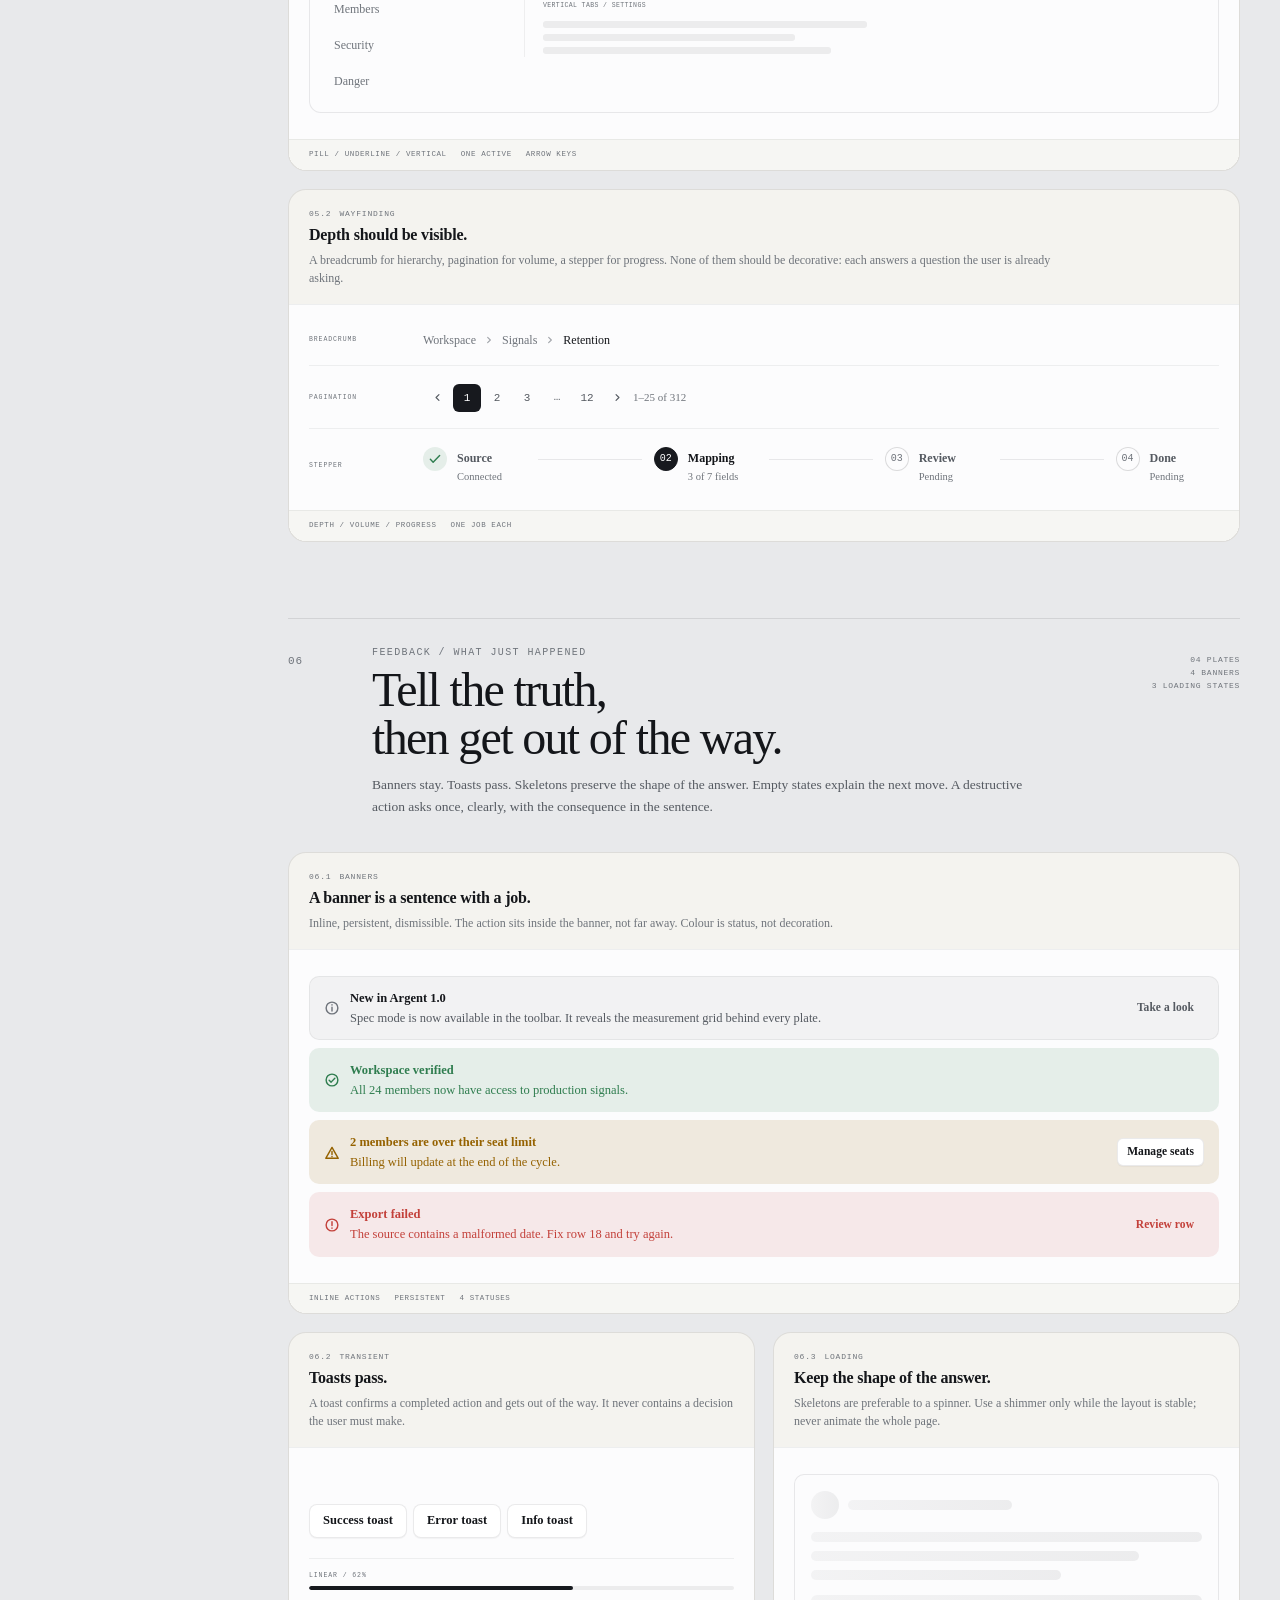
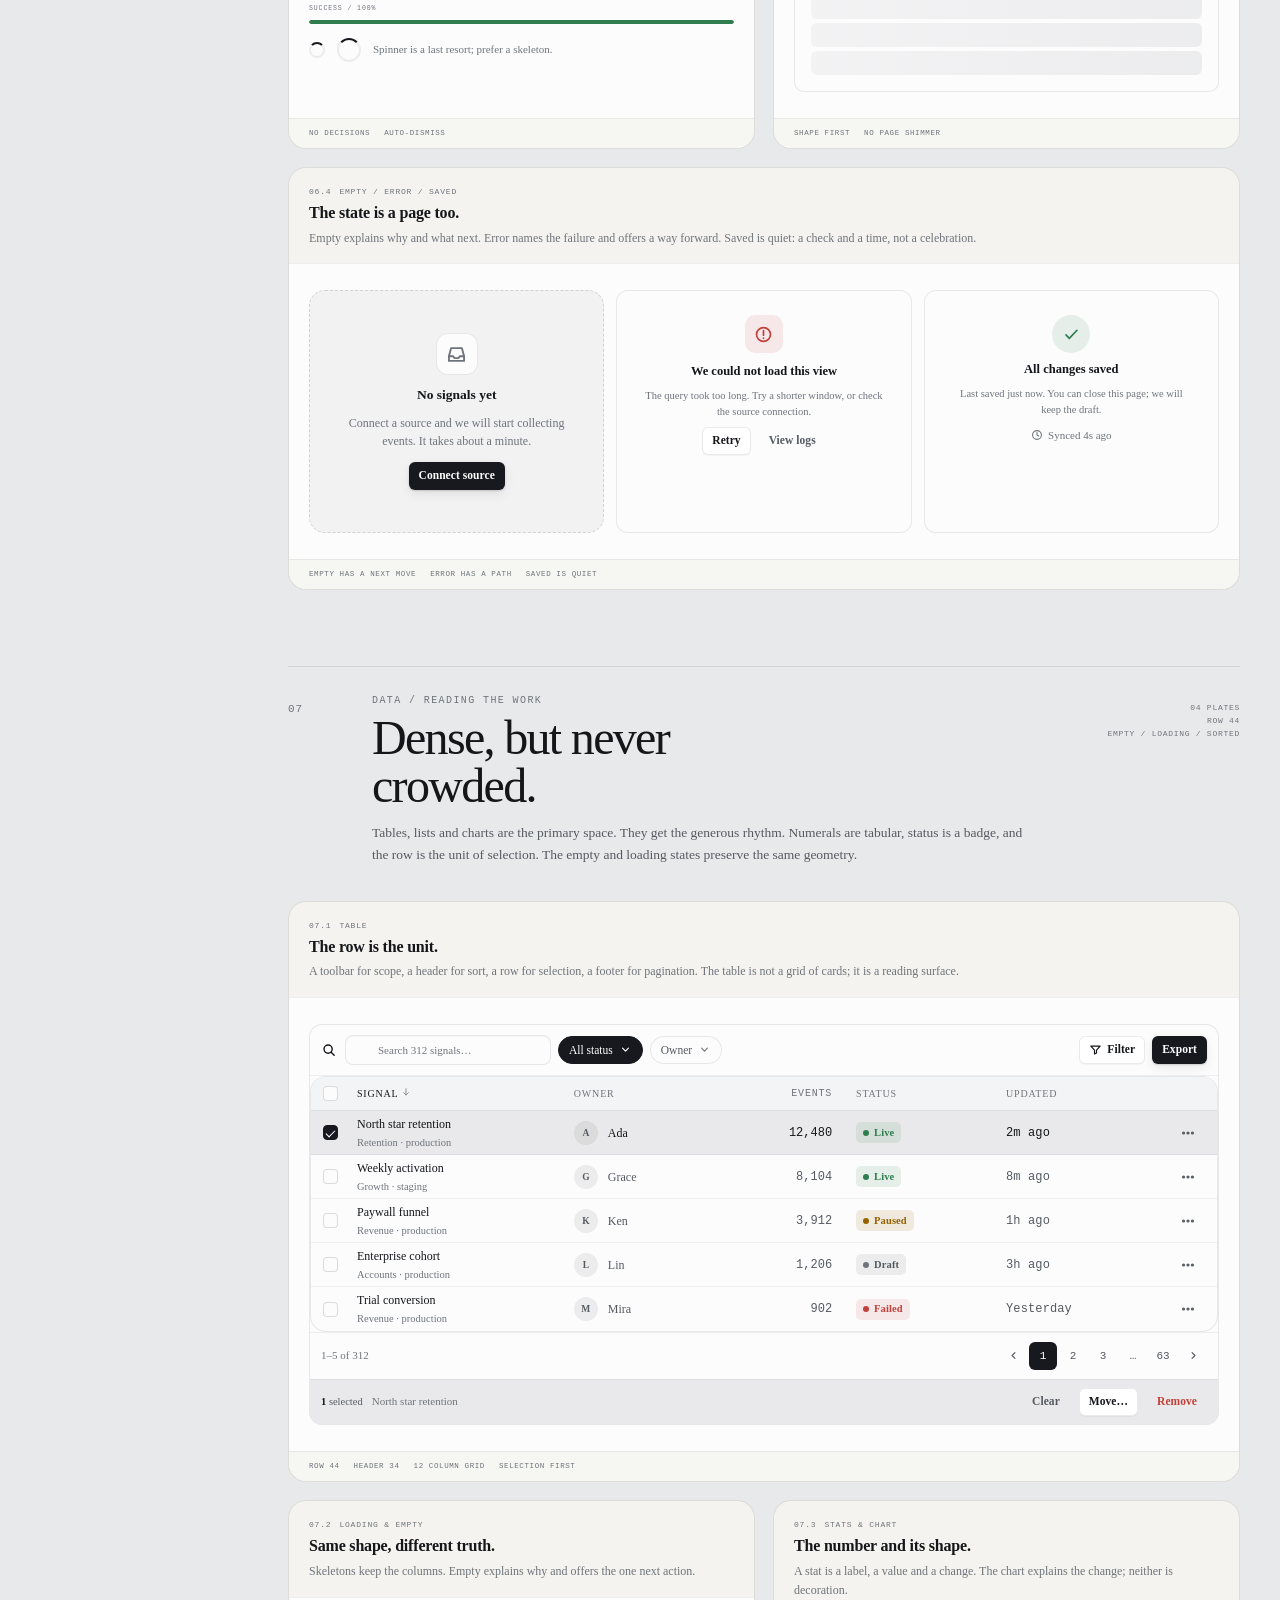
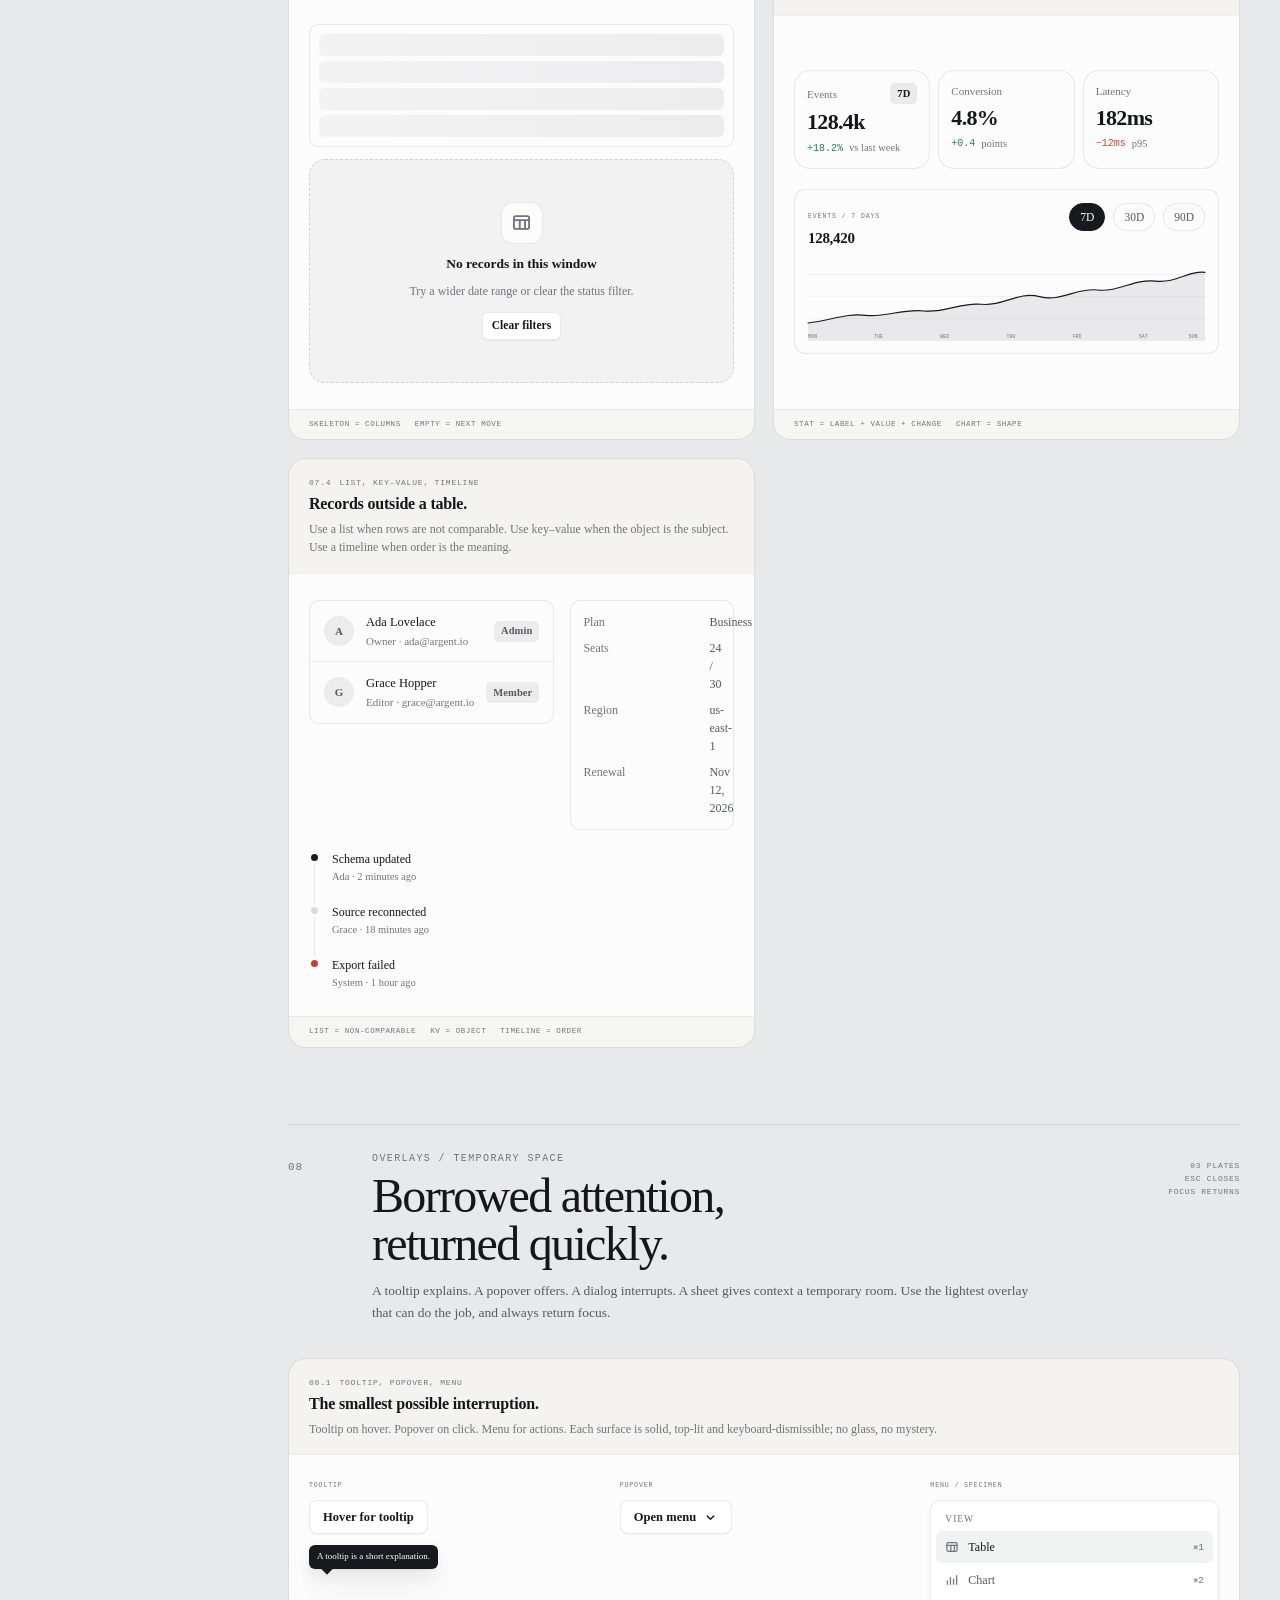
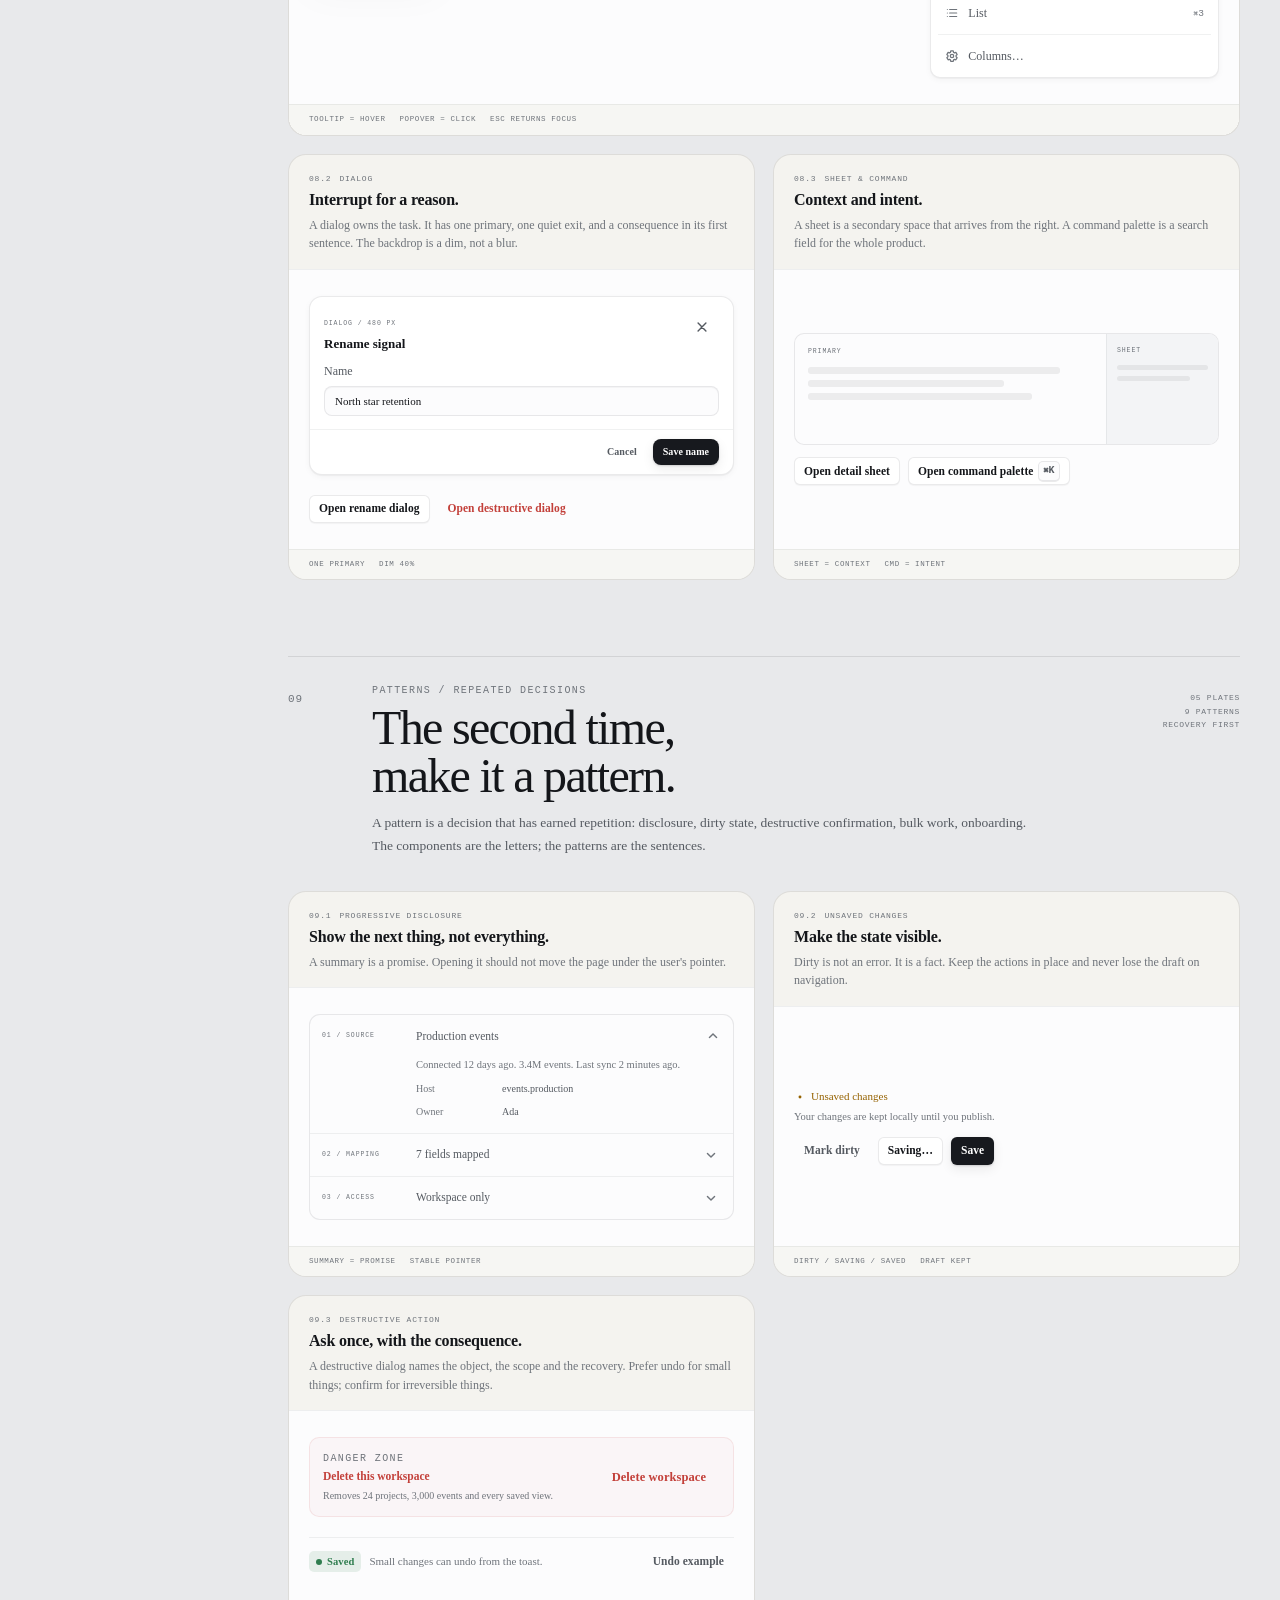
<file: examples/lab/index.html>
<!doctype html>
<html lang="zh-CN" data-theme="light" data-density="comfortable" data-brand="graphite">
<head>
<meta charset="utf-8">
<meta name="viewport" content="width=device-width, initial-scale=1">
<title>Argent — Interface Field Manual</title>
<meta name="description" content="Argent is a neutral interface system: layout, surfaces, controls, states, and the negative space between them.">
<link rel="icon" href="data:image/svg+xml,%3Csvg xmlns='http://www.w3.org/2000/svg' viewBox='0 0 64 64'%3E%3Crect width='64' height='64' rx='16' fill='%2314161a'/%3E%3Cpath d='M18 46 32 15l14 31M24 34h16' fill='none' stroke='%23fff' stroke-width='5' stroke-linecap='round' stroke-linejoin='round'/%3E%3C/svg%3E">
<link rel="stylesheet" href="../../assets/argent.css">
<link rel="stylesheet" href="lab.css">
</head>
<body class="lab" data-spec="off">
<div class="lab-bg" aria-hidden="true"></div>

<header class="lab-top">
  <div class="lab-top-inner">
    <a class="lab-brand" href="#top" aria-label="Argent home">
      <span class="ag-mark lab-mark"><span data-icon="mark"></span></span>
      <span class="lab-brand-type"><strong>ARGENT</strong><em>INTERFACE FIELD MANUAL</em></span>
    </a>
    <nav class="lab-top-nav" aria-label="Chapters">
      <a href="#foundations" data-top-link="foundations">Foundations</a>
      <a href="#layout" data-top-link="layout">Layout</a>
      <a href="#actions" data-top-link="actions">Actions</a>
      <a href="#forms" data-top-link="forms">Forms</a>
      <a href="#navigation" data-top-link="navigation">Navigation</a>
      <a href="#feedback" data-top-link="feedback">Feedback</a>
      <a href="#data" data-top-link="data">Data</a>
      <a href="#overlays" data-top-link="overlays">Overlays</a>
      <a href="#patterns" data-top-link="patterns">Patterns</a>
      <a href="#motion" data-top-link="motion">Motion</a>
      <a href="#examples" data-top-link="examples">Examples</a>
    </nav>
    <div class="lab-tools">
      <button class="lab-search" data-cmdk aria-label="Open command palette">
        <span data-icon="search"></span><span class="lab-search-label">Search</span><kbd class="ag-kbd">⌘K</kbd>
      </button>
      <div class="ag-segment lab-theme" data-segment aria-label="Appearance">
        <span class="ag-seg-thumb"></span>
        <button class="ag-seg is-on" data-theme-set="light" aria-label="Soft Silver" title="Soft Silver">
          <span data-icon="sun" data-theme-icon="sun"></span>
        </button>
        <button class="ag-seg" data-theme-set="dark" aria-label="Graphite" title="Graphite">
          <span data-icon="moon" data-theme-icon="moon"></span>
        </button>
      </div>
      <button class="lab-icon-btn" data-density-toggle aria-label="Toggle density" title="Comfortable / Compact">
        <span data-icon="rows"></span>
      </button>
      <button class="lab-spec-btn" data-spec-toggle aria-pressed="false" title="Show measurements">
        <span data-icon="ruler"></span><span>Spec</span>
      </button>
    </div>
  </div>
</header>

<div class="lab-shell">
  <aside class="lab-rail">
    <div class="lab-rail-head"><span>CONTENTS</span><span class="lab-rail-count">01—11</span></div>
    <nav class="lab-toc" aria-label="Manual contents">
      <a href="#foundations" data-toc="foundations"><span class="num">01</span><span>Foundations</span></a>
      <a href="#layout" data-toc="layout"><span class="num">02</span><span>Layout &amp; sub-space</span></a>
      <a href="#actions" data-toc="actions"><span class="num">03</span><span>Actions</span></a>
      <a href="#forms" data-toc="forms"><span class="num">04</span><span>Forms</span></a>
      <a href="#navigation" data-toc="navigation"><span class="num">05</span><span>Navigation</span></a>
      <a href="#feedback" data-toc="feedback"><span class="num">06</span><span>Feedback</span></a>
      <a href="#data" data-toc="data"><span class="num">07</span><span>Data</span></a>
      <a href="#overlays" data-toc="overlays"><span class="num">08</span><span>Overlays</span></a>
      <a href="#patterns" data-toc="patterns"><span class="num">09</span><span>Patterns</span></a>
      <a href="#motion" data-toc="motion"><span class="num">10</span><span>Motion</span></a>
      <a href="#examples" data-toc="examples"><span class="num">11</span><span>Examples</span></a>
    </nav>
    <div class="lab-rail-foot">
      <div class="lab-progress"><i></i></div>
      <p>Read top to bottom. Turn on <strong>Spec</strong> to see the measurements behind each plate.</p>
      <div class="lab-rail-meta"><span>ARGENT / 1.0</span><span>MIT</span></div>
    </div>
  </aside>

  <main class="lab-main">
    <div class="lab-main-inner">

      <section class="lab-hero" id="top" data-section="top">
        <div class="lab-hero-copy">
          <div class="lab-eyebrow"><span class="ag-dot is-live"></span><span>ARGENT / A NEUTRAL INTERFACE SYSTEM / 1.0</span></div>
          <h1 class="lab-hero-title">The quiet<br><em>instrument.</em></h1>
          <p class="lab-hero-lede">A field manual for software that thinks. Layout, surfaces, controls, states, and the negative space that holds them together.</p>
          <div class="lab-hero-actions">
            <a class="ag-btn ag-btn-primary ag-btn-lg" href="#layout">Enter the manual <span data-icon="arrow-right"></span></a>
            <a class="ag-btn ag-btn-secondary ag-btn-lg" href="#examples">See four examples</a>
          </div>
          <div class="lab-hero-meta">
            <span><b>12</b> foundations</span>
            <span><b>36</b> components</span>
            <span><b>9</b> patterns</span>
            <span><b>4</b> examples</span>
          </div>
        </div>
        <div class="lab-hero-stage" data-spec-label="HERO / STAGE">
          <div class="lab-hero-grid" aria-hidden="true"></div>
          <div class="lab-hero-stage-head"><span>SPECIMEN 00</span><span>FLOATING ISLAND</span></div>
          <div class="lab-island-ghost" aria-hidden="true"></div>
          <div class="lab-island-specimen" data-spec-label="ISLAND / R20 / 0.5PX / 3 SHADOWS">
            <div class="lab-island-row">
              <span class="ag-mark lab-mark sm"><span data-icon="mark"></span></span>
              <span class="ag-wordmark">ARGENT</span>
              <span class="lab-island-sep"></span>
              <span class="lab-island-meta">DRAFT / 03</span>
              <span class="lab-spacer"></span>
              <button class="ag-btn ag-btn-primary ag-btn-sm">Publish <span data-icon="arrow-right"></span></button>
            </div>
            <div class="lab-island-row">
              <div class="ag-segment" data-segment>
                <span class="ag-seg-thumb"></span>
                <button class="ag-seg is-on" data-value="canvas">Canvas</button>
                <button class="ag-seg" data-value="table">Table</button>
                <button class="ag-seg" data-value="code">Code</button>
              </div>
              <span class="lab-spacer"></span>
              <span class="ag-switch"><input type="checkbox" checked><span>Auto-save</span></span>
            </div>
            <div class="lab-island-row is-foot">
              <span class="ag-mono lab-island-time">00:24.00</span>
              <div class="ag-progress"><i style="width:62%"></i></div>
              <span class="ag-mono lab-island-pct">62%</span>
            </div>
          </div>
          <div class="lab-hero-measure top"><span>20</span></div>
          <div class="lab-hero-measure right"><span>44</span></div>
          <div class="lab-hero-stage-foot">
            <span>01 / SURFACE</span>
            <span>TOP-LIT · 0.5 PX EDGE · NO GLASS</span>
          </div>
        </div>
      </section>

      <div class="lab-strip" aria-hidden="true">
        <span>01 Foundations</span><span>02 Layout</span><span>03 Actions</span><span>04 Forms</span><span>05 Navigation</span><span>06 Feedback</span><span>07 Data</span><span>08 Overlays</span><span>09 Patterns</span><span>10 Motion</span>
      </div>

      <!-- ==================================================================
           01 FOUNDATIONS
           ================================================================== -->
      <section class="lab-section" id="foundations" data-section="foundations">
        <header class="lab-section-head">
          <div class="lab-section-index">01</div>
          <div class="lab-section-copy">
            <div class="ag-kicker">Foundations / The material</div>
            <h2 class="lab-section-title">A quiet palette,<br>a strict ruler.</h2>
            <p class="lab-section-lede">Argent is built from a small set of decisions: two appearances, one ink accent, a 4&nbsp;px half-step, a narrow type ramp, and negative space used as structure rather than decoration.</p>
          </div>
          <div class="lab-section-meta">07 PLATES<br>LIGHT / DARK<br>AA CONTRAST</div>
        </header>

        <div class="lab-plate-grid">
          <article class="lab-plate is-full">
            <header class="lab-plate-head">
              <div class="lab-plate-kicker"><span>01.1</span> COLOR</div>
              <h3 class="lab-plate-title">Two appearances, one structure.</h3>
              <p class="lab-plate-desc">The chrome is neutral. Colour is reserved for state, data and brand injection. Every pair below is designed to carry the same component without re-styling it.</p>
            </header>
            <div class="lab-plate-stage">
              <div class="theme-columns">
                <div class="theme-col" data-theme="light">
                  <div class="theme-col-head"><span>SOFT SILVER / LIGHT</span><span class="ag-mono">DEFAULT</span></div>
                  <div class="swatch-grid">
                    <div class="swatch"><span class="swatch-chip" style="--c:#e8e9eb"></span><span class="swatch-copy"><b>bg</b><code>#E8E9EB</code></span></div>
                    <div class="swatch"><span class="swatch-chip" style="--c:#fcfcfd"></span><span class="swatch-copy"><b>surface</b><code>#FCFCFD</code></span></div>
                    <div class="swatch"><span class="swatch-chip" style="--c:#f3f4f6"></span><span class="swatch-copy"><b>sunken</b><code>#F3F4F6</code></span></div>
                    <div class="swatch"><span class="swatch-chip" style="--c:#14161a"></span><span class="swatch-copy"><b>ink</b><code>#14161A</code></span></div>
                    <div class="swatch"><span class="swatch-chip" style="--c:#555a61"></span><span class="swatch-copy"><b>ink-2</b><code>#555A61</code></span></div>
                    <div class="swatch"><span class="swatch-chip" style="--c:#6f747b"></span><span class="swatch-copy"><b>ink-3</b><code>#6F747B</code></span></div>
                  </div>
                  <div class="semantic-row">
                    <span class="ag-badge is-success">Success</span>
                    <span class="ag-badge is-warning">Warning</span>
                    <span class="ag-badge is-danger">Danger</span>
                    <span class="ag-badge is-info">Info</span>
                  </div>
                </div>
                <div class="theme-col" data-theme="dark">
                  <div class="theme-col-head"><span>GRAPHITE / DARK</span><span class="ag-mono">OPTIONAL</span></div>
                  <div class="swatch-grid">
                    <div class="swatch"><span class="swatch-chip" style="--c:#08090a"></span><span class="swatch-copy"><b>bg</b><code>#08090A</code></span></div>
                    <div class="swatch"><span class="swatch-chip" style="--c:#111214"></span><span class="swatch-copy"><b>surface</b><code>#111214</code></span></div>
                    <div class="swatch"><span class="swatch-chip" style="--c:#0c0d0f"></span><span class="swatch-copy"><b>sunken</b><code>#0C0D0F</code></span></div>
                    <div class="swatch"><span class="swatch-chip" style="--c:#f4f4f6"></span><span class="swatch-copy"><b>ink</b><code>#F4F4F6</code></span></div>
                    <div class="swatch"><span class="swatch-chip" style="--c:#a6a9af"></span><span class="swatch-copy"><b>ink-2</b><code>#A6A9AF</code></span></div>
                    <div class="swatch"><span class="swatch-chip" style="--c:#8a8d94"></span><span class="swatch-copy"><b>ink-3</b><code>#8A8D94</code></span></div>
                  </div>
                  <div class="semantic-row">
                    <span class="ag-badge is-success">Success</span>
                    <span class="ag-badge is-warning">Warning</span>
                    <span class="ag-badge is-danger">Danger</span>
                    <span class="ag-badge is-info">Info</span>
                  </div>
                </div>
              </div>
            </div>
            <footer class="lab-plate-foot"><span>12 TOKENS</span><span>CONTRAST ≥ 4.5:1</span><span>BRAND IS INJECTED</span></footer>
          </article>

          <article class="lab-plate is-full">
            <header class="lab-plate-head">
              <div class="lab-plate-kicker"><span>01.2</span> TYPE</div>
              <h3 class="lab-plate-title">One voice for the tool, one for the story.</h3>
              <p class="lab-plate-desc">The interface speaks in PuHuiTi / PingFang. The manual and editorial moments may borrow a serif. Specs and measurements speak in mono. Nothing else enters the chrome.</p>
            </header>
            <div class="lab-plate-stage">
              <div class="type-specimen">
                <div class="type-row">
                  <div class="type-sample type-display">Quiet<br><em>instrument.</em></div>
                  <div class="type-meta"><b>Display</b><span>Iowan Old Style / 400 / 88 · 0.96 / −0.035 em</span><span class="ag-mono">EDITORIAL ONLY</span></div>
                </div>
                <div class="type-row">
                  <div class="type-sample type-h1">Signals, not noise.</div>
                  <div class="type-meta"><b>Heading 1</b><span>Sans / 600 / 30 · 1.15 / −0.025 em</span><span class="ag-mono">PAGE TITLE</span></div>
                </div>
                <div class="type-row">
                  <div class="type-sample type-h2">A smaller statement.</div>
                  <div class="type-meta"><b>Heading 2</b><span>Sans / 600 / 22 · 1.25 / −0.018 em</span><span class="ag-mono">SECTION</span></div>
                </div>
                <div class="type-row">
                  <div class="type-sample type-body">A line of interface text sits at 14 px with a 1.55 line height. It is quiet enough to read for an hour and clear enough to act on.</div>
                  <div class="type-meta"><b>Body</b><span>Sans / 400 / 14 · 1.55</span><span class="ag-mono">DEFAULT</span></div>
                </div>
                <div class="type-row">
                  <div class="type-sample type-label">Field label / helper / caption</div>
                  <div class="type-meta"><b>Label</b><span>Sans / 500 / 12 · 1.45</span><span class="ag-mono">FORM</span></div>
                </div>
                <div class="type-row">
                  <div class="type-sample type-mono">00:24.00 &nbsp; 1.35× &nbsp; 0.5 PX &nbsp; #14161A</div>
                  <div class="type-meta"><b>Mono</b><span>SF Mono / 400 / 11 · tabular</span><span class="ag-mono">SPEC / DATA</span></div>
                </div>
              </div>
            </div>
            <footer class="lab-plate-foot"><span>3 FAMILIES</span><span>3 WEIGHTS</span><span>TABULAR NUMBERS</span></footer>
          </article>

          <article class="lab-plate is-full">
            <header class="lab-plate-head">
              <div class="lab-plate-kicker"><span>01.3</span> SPACE</div>
              <h3 class="lab-plate-title">The ruler is the layout.</h3>
              <p class="lab-plate-desc">A 4 px half-step and an 8 px base. Space groups; borders only clarify. The same ruler governs page gutters, panel insets and the gap between a label and its control.</p>
            </header>
            <div class="lab-plate-stage">
              <div class="space-scale">
                <div class="space-item"><span class="space-bar" style="--w:4px"></span><span class="space-label">4</span></div>
                <div class="space-item"><span class="space-bar" style="--w:8px"></span><span class="space-label">8</span></div>
                <div class="space-item"><span class="space-bar" style="--w:12px"></span><span class="space-label">12</span></div>
                <div class="space-item"><span class="space-bar" style="--w:16px"></span><span class="space-label">16</span></div>
                <div class="space-item"><span class="space-bar" style="--w:20px"></span><span class="space-label">20</span></div>
                <div class="space-item"><span class="space-bar" style="--w:24px"></span><span class="space-label">24</span></div>
                <div class="space-item"><span class="space-bar" style="--w:32px"></span><span class="space-label">32</span></div>
                <div class="space-item"><span class="space-bar" style="--w:40px"></span><span class="space-label">40</span></div>
                <div class="space-item"><span class="space-bar" style="--w:48px"></span><span class="space-label">48</span></div>
                <div class="space-item"><span class="space-bar" style="--w:64px"></span><span class="space-label">64</span></div>
                <div class="space-item"><span class="space-bar" style="--w:80px"></span><span class="space-label">80</span></div>
              </div>
              <div class="space-rules">
                <div><b>4–8</b><span>label → control<br>icon → text</span></div>
                <div><b>12–16</b><span>control → control<br>tile inset</span></div>
                <div><b>24–32</b><span>group → group<br>panel inset</span></div>
                <div><b>48–64</b><span>section → section<br>page gutter</span></div>
              </div>
            </div>
            <footer class="lab-plate-foot"><span>BASE 8</span><span>HALF-STEP 4</span><span>SPACE GROUPS, BORDERS CLARIFY</span></footer>
          </article>

          <article class="lab-plate">
            <header class="lab-plate-head">
              <div class="lab-plate-kicker"><span>01.4</span> RADIUS &amp; ELEVATION</div>
              <h3 class="lab-plate-title">Soft corners, hard edges.</h3>
              <p class="lab-plate-desc">Radius communicates nesting. Elevation is reserved for things that leave the page.</p>
            </header>
            <div class="lab-plate-stage">
              <div class="radius-row">
                <div class="radius-item"><span style="border-radius:4px"></span><code>4</code></div>
                <div class="radius-item"><span style="border-radius:8px"></span><code>8</code></div>
                <div class="radius-item"><span style="border-radius:12px"></span><code>12</code></div>
                <div class="radius-item"><span style="border-radius:20px"></span><code>20</code></div>
                <div class="radius-item"><span style="border-radius:999px"></span><code>999</code></div>
              </div>
              <div class="shadow-row">
                <div class="shadow-item shadow-1"><span>1</span><code>REST</code></div>
                <div class="shadow-item shadow-2"><span>2</span><code>ISLAND</code></div>
                <div class="shadow-item shadow-3"><span>3</span><code>OVERLAY</code></div>
              </div>
            </div>
            <footer class="lab-plate-foot"><span>RADIUS 5 STEPS</span><span>SHADOW 3 STEPS</span></footer>
          </article>

          <article class="lab-plate">
            <header class="lab-plate-head">
              <div class="lab-plate-kicker"><span>01.5</span> MOTION</div>
              <h3 class="lab-plate-title">Settle, never bounce.</h3>
              <p class="lab-plate-desc">Feedback arrives quickly and leaves softly. Everything that changes position settles without overshoot.</p>
            </header>
            <div class="lab-plate-stage">
              <div class="motion-specs">
                <div class="motion-spec"><b>150 ms</b><span>hover / wash</span><code>ease-out</code></div>
                <div class="motion-spec"><b>140 ms</b><span>press / scale</span><code>0.97</code></div>
                <div class="motion-spec"><b>320 ms</b><span>pill / panel</span><code>settle</code></div>
              </div>
              <div class="motion-stage"><span class="motion-token" data-motion-demo></span><button class="ag-btn ag-btn-secondary ag-btn-sm" data-replay>Replay settle</button></div>
            </div>
            <footer class="lab-plate-foot"><span>NO OVERSHOOT</span><span>REDUCED MOTION</span></footer>
          </article>

          <article class="lab-plate">
            <header class="lab-plate-head">
              <div class="lab-plate-kicker"><span>01.6</span> BRAND</div>
              <h3 class="lab-plate-title">One accent, injected.</h3>
              <p class="lab-plate-desc">Graphite is the default. A product may inject its own primary without touching the rest of the system.</p>
            </header>
            <div class="lab-plate-stage">
              <div class="brand-row">
                <button class="brand-option" data-brand-set="graphite"><span class="brand-chip" style="--c:#17191e"></span><b>Graphite</b><code>DEFAULT</code></button>
                <button class="brand-option" data-brand-set="cobalt"><span class="brand-chip" style="--c:#2456c7"></span><b>Cobalt</b><code>TRUST</code></button>
                <button class="brand-option" data-brand-set="moss"><span class="brand-chip" style="--c:#3f6b4a"></span><b>Moss</b><code>NATURAL</code></button>
                <button class="brand-option" data-brand-set="clay"><span class="brand-chip" style="--c:#a2583b"></span><b>Clay</b><code>WARM</code></button>
              </div>
              <div class="brand-preview"><button class="ag-btn ag-btn-primary">Publish changes</button><span class="ag-link">View live <span data-icon="arrow-right"></span></span></div>
            </div>
            <footer class="lab-plate-foot"><span>BRAND = ONE TOKEN</span><span>CHROME STAYS NEUTRAL</span></footer>
          </article>

          <article class="lab-plate">
            <header class="lab-plate-head">
              <div class="lab-plate-kicker"><span>01.7</span> DENSITY</div>
              <h3 class="lab-plate-title">Two speeds, one system.</h3>
              <p class="lab-plate-desc">Compact reduces row height and inset, not type size. It is a preference, not a second design.</p>
            </header>
            <div class="lab-plate-stage">
              <div class="density-demo">
                <div class="density-list">
                  <div class="density-row"><span class="ag-avatar sm">A</span><div><b>Ada Lovelace</b><span>ada@argent.io</span></div><span class="ag-badge">Owner</span></div>
                  <div class="density-row"><span class="ag-avatar sm">G</span><div><b>Grace Hopper</b><span>grace@argent.io</span></div><span class="ag-badge">Admin</span></div>
                  <div class="density-row"><span class="ag-avatar sm">K</span><div><b>Ken Thompson</b><span>ken@argent.io</span></div><span class="ag-badge">Member</span></div>
                </div>
                <div class="density-actions">
                  <button class="ag-btn ag-btn-secondary ag-btn-sm" data-density-set="comfortable">Comfortable</button>
                  <button class="ag-btn ag-btn-quiet ag-btn-sm" data-density-set="compact">Compact</button>
                </div>
              </div>
            </div>
            <footer class="lab-plate-foot"><span>ROW 44 → 38</span><span>TYPE UNCHANGED</span></footer>
          </article>
        </div>
      </section>

      <!-- ==================================================================
           02 LAYOUT & SUB-SPACE
           ================================================================== -->
      <section class="lab-section" id="layout" data-section="layout">
        <header class="lab-section-head">
          <div class="lab-section-index">02</div>
          <div class="lab-section-copy">
            <div class="ag-kicker">Layout / Where things live</div>
            <h2 class="lab-section-title">Primary work,<br>secondary context.</h2>
            <p class="lab-section-lede">A screen is not one space. It is a hierarchy: persistent chrome, primary work, secondary context, and transient overlays. Negative space is the material that keeps them apart.</p>
          </div>
          <div class="lab-section-meta">05 PLATES<br>4 SPACE ROLES<br>3 DENSITIES</div>
        </header>

        <div class="lab-plate-grid">
          <article class="lab-plate is-full">
            <header class="lab-plate-head">
              <div class="lab-plate-kicker"><span>02.1</span> APP SHELL</div>
              <h3 class="lab-plate-title">Anatomy of a workspace.</h3>
              <p class="lab-plate-desc">One persistent frame, one primary surface, one optional context panel. The inspector is not a second page; it is a subordinate rhythm. The same shell works for analytics, settings and editors.</p>
            </header>
            <div class="lab-plate-stage">
              <div class="shell-map">
                <div class="shell-map-top"><span class="shell-map-brand">ARGENT</span><span class="shell-map-tabs"><i></i><i></i><i></i></span><span class="shell-map-avatar">A</span></div>
                <div class="shell-map-body">
                  <div class="shell-map-rail" data-zone="CHROME"><i></i><i></i><i></i><i></i><i></i></div>
                  <div class="shell-map-main" data-zone="PRIMARY"><div class="shell-map-head"><i></i><i></i></div><div class="shell-map-stats"><i></i><i></i><i></i></div><div class="shell-map-block"></div><div class="shell-map-block tall"></div></div>
                  <div class="shell-map-inspector" data-zone="SECONDARY"><i></i><i></i><i></i><i></i></div>
                </div>
                <span class="shell-map-tag tag-chrome">01 CHROME</span>
                <span class="shell-map-tag tag-primary">02 PRIMARY</span>
                <span class="shell-map-tag tag-secondary">03 SECONDARY</span>
                <span class="shell-map-tag tag-negative">NEGATIVE SPACE</span>
              </div>
              <div class="zone-legend">
                <div><span class="zone-dot chrome"></span><b>Chrome</b><em>Persistent. 56 px. Hairline seam, no shadow.</em></div>
                <div><span class="zone-dot primary"></span><b>Primary</b><em>The work. Tables, canvas, forms, reading.</em></div>
                <div><span class="zone-dot secondary"></span><b>Secondary</b><em>Context. Inspector, detail, preview, filters.</em></div>
                <div><span class="zone-dot tertiary"></span><b>Tertiary</b><em>Transient. Menus, dialogs, sheets, toasts.</em></div>
              </div>
            </div>
            <footer class="lab-plate-foot"><span>TOPBAR 56</span><span>RAIL 232</span><span>INSPECTOR 320</span><span>MAIN ≥ 640</span></footer>
          </article>

          <article class="lab-plate">
            <header class="lab-plate-head">
              <div class="lab-plate-kicker"><span>02.2</span> NEGATIVE SPACE</div>
              <h3 class="lab-plate-title">Space is a group, not a gap.</h3>
              <p class="lab-plate-desc">Related things sit closer. Unrelated things sit farther. A border is the last resort, not the first.</p>
            </header>
            <div class="lab-plate-stage">
              <div class="space-pair">
                <div class="space-example is-good"><div class="space-box"></div><div class="space-box"></div><div class="space-gap">8</div><div class="space-box"></div><div class="space-gap wide">24</div><div class="space-box"></div><span class="space-verdict">GROUPED</span></div>
                <div class="space-example is-bad"><div class="space-box"></div><div class="space-box"></div><div class="space-box"></div><div class="space-box"></div><span class="space-verdict">FENCED</span></div>
              </div>
              <div class="space-note"><b>Rule of thumb</b><span>If you need a divider to explain the relationship, the spacing is already wrong.</span></div>
            </div>
            <footer class="lab-plate-foot"><span>PROXIMITY &gt; BORDERS</span></footer>
          </article>

          <article class="lab-plate">
            <header class="lab-plate-head">
              <div class="lab-plate-kicker"><span>02.3</span> SUB-SPACE</div>
              <h3 class="lab-plate-title">One screen, three rhythms.</h3>
              <p class="lab-plate-desc">The primary space is generous. The secondary space is tighter. The transient space is denser still.</p>
            </header>
            <div class="lab-plate-stage">
              <div class="rhythm-list">
                <div class="rhythm-row"><span class="rhythm-tag">PRIMARY</span><span class="rhythm-bar primary"></span><span class="ag-mono">40 / 32 / 24</span></div>
                <div class="rhythm-row"><span class="rhythm-tag">SECONDARY</span><span class="rhythm-bar secondary"></span><span class="ag-mono">20 / 16 / 8</span></div>
                <div class="rhythm-row"><span class="rhythm-tag">TERTIARY</span><span class="rhythm-bar tertiary"></span><span class="ag-mono">12 / 8 / 4</span></div>
              </div>
              <p class="lab-footnote">Do not let the inspector inherit the page's 40 px rhythm. It is a different instrument.</p>
            </div>
            <footer class="lab-plate-foot"><span>PRIMARY 40</span><span>SECONDARY 20</span><span>TERTIARY 12</span></footer>
          </article>

          <article class="lab-plate">
            <header class="lab-plate-head">
              <div class="lab-plate-kicker"><span>02.4</span> SPLIT &amp; INSPECTOR</div>
              <h3 class="lab-plate-title">Context arrives, it does not take over.</h3>
              <p class="lab-plate-desc">A secondary panel opens beside the work. On narrow screens it becomes a sheet. The primary surface never reflows to a smaller font.</p>
            </header>
            <div class="lab-plate-stage">
              <div class="split-toolbar"><span class="ag-kicker">SECONDARY SPACE / 320 PX</span><button class="ag-btn ag-btn-secondary ag-btn-sm" data-split-toggle aria-expanded="true">Toggle inspector</button></div>
              <div class="split-demo" data-split-demo>
                <div class="split-main"><span class="ag-kicker">PRIMARY</span><div class="split-lines"><i></i><i></i><i></i><i></i></div></div>
                <div class="split-inspector"><span class="ag-kicker">SECONDARY</span><div class="split-lines small"><i></i><i></i><i></i></div><span class="ag-mono">320 PX</span></div>
              </div>
            </div>
            <footer class="lab-plate-foot"><span>MAIN + 320</span><span>COLLAPSES TO SHEET</span></footer>
          </article>

          <article class="lab-plate is-full">
            <header class="lab-plate-head">
              <div class="lab-plate-kicker"><span>02.5</span> PAGE RHYTHM</div>
              <h3 class="lab-plate-title">The page is a stack of decisions.</h3>
              <p class="lab-plate-desc">A page has a title, a reason to act, and a sequence of increasingly specific groups. The rhythm below is the default; density and content can compress it, never invert it.</p>
            </header>
            <div class="lab-plate-stage">
              <div class="rhythm-page">
                <div class="rhythm-page-row"><span class="ag-kicker">TITLE / 16</span><div class="rhythm-page-title"></div><div class="rhythm-page-sub"></div></div>
                <div class="rhythm-page-row"><span class="ag-kicker">ACTIONS / 24</span><div class="rhythm-page-actions"><i></i><i></i></div></div>
                <div class="rhythm-page-row"><span class="ag-kicker">STATS / 32</span><div class="rhythm-page-stats"><i></i><i></i><i></i><i></i></div></div>
                <div class="rhythm-page-row"><span class="ag-kicker">WORK / 48</span><div class="rhythm-page-work"><i></i><i></i><i></i><i></i><i></i></div></div>
              </div>
            </div>
            <footer class="lab-plate-foot"><span>HEAD 16</span><span>ACTIONS 24</span><span>WORK 48</span><span>ONE DOMINANT SPACE</span></footer>
          </article>
        </div>
      </section>


      <!-- ==================================================================
           03 ACTIONS
           ================================================================== -->
      <section class="lab-section" id="actions" data-section="actions">
        <header class="lab-section-head">
          <div class="lab-section-index">03</div>
          <div class="lab-section-copy">
            <div class="ag-kicker">Actions / What can be done</div>
            <h2 class="lab-section-title">One primary.<br>Everything else quiet.</h2>
            <p class="lab-section-lede">An action declares its weight before its label. Primary is an ink capsule. Secondary is a surface. Quiet is a wash. Danger is red, and it still asks. Icon-only actions keep a tooltip and a label for screen readers.</p>
          </div>
          <div class="lab-section-meta">04 PLATES<br>6 STATES<br>1 PRIMARY / SURFACE</div>
        </header>

        <div class="lab-plate-grid">
          <article class="lab-plate is-full">
            <header class="lab-plate-head">
              <div class="lab-plate-kicker"><span>03.1</span> VARIANTS &amp; SIZES</div>
              <h3 class="lab-plate-title">A small vocabulary of weight.</h3>
              <p class="lab-plate-desc">Three sizes, five weights. A toolbar usually holds one primary and a row of quiet icons; a dialog holds one primary and one quiet cancel.</p>
            </header>
            <div class="lab-plate-stage">
              <div class="action-board">
                <div class="action-line"><span class="action-label">PRIMARY</span><div class="ag-cluster"><button class="ag-btn ag-btn-primary ag-btn-sm">Small</button><button class="ag-btn ag-btn-primary">Publish</button><button class="ag-btn ag-btn-primary ag-btn-lg">Publish changes</button><button class="ag-btn ag-btn-primary is-loading">Publishing</button></div></div>
                <div class="action-line"><span class="action-label">SECONDARY</span><div class="ag-cluster"><button class="ag-btn ag-btn-secondary ag-btn-sm">Small</button><button class="ag-btn ag-btn-secondary">Duplicate</button><button class="ag-btn ag-btn-secondary ag-btn-lg">Export report</button><button class="ag-btn ag-btn-secondary" disabled>Disabled</button></div></div>
                <div class="action-line"><span class="action-label">QUIET</span><div class="ag-cluster"><button class="ag-btn ag-btn-quiet">Cancel</button><button class="ag-btn ag-btn-quiet">Skip for now</button><button class="ag-btn ag-btn-ghost">Learn more <span data-icon="arrow-up-right"></span></button></div></div>
                <div class="action-line"><span class="action-label">DANGER</span><div class="ag-cluster"><button class="ag-btn ag-btn-danger">Delete workspace</button><button class="ag-btn ag-btn-danger-quiet">Remove member</button></div></div>
                <div class="action-line"><span class="action-label">ICON</span><div class="ag-cluster"><button class="ag-btn ag-btn-secondary ag-btn-icon" aria-label="Add" data-tooltip="Add"><span data-icon="plus"></span></button><button class="ag-btn ag-btn-quiet ag-btn-icon" aria-label="More" data-tooltip="More"><span data-icon="more"></span></button><button class="ag-btn ag-btn-quiet ag-btn-icon" aria-label="Settings" data-tooltip="Settings"><span data-icon="settings"></span></button><span class="ag-link">Open live <span data-icon="arrow-right"></span></span></div></div>
              </div>
            </div>
            <footer class="lab-plate-foot"><span>SM 28 / MD 34 / LG 40</span><span>RADIUS 8</span><span>ONE PRIMARY</span></footer>
          </article>

          <article class="lab-plate is-full">
            <header class="lab-plate-head">
              <div class="lab-plate-kicker"><span>03.2</span> STATES</div>
              <h3 class="lab-plate-title">Every state is visible before it is needed.</h3>
              <p class="lab-plate-desc">Forced-state specimens: hover, focus, pressed, disabled and loading. The press is a 0.97 scale; loading keeps the width and replaces the label with a spinner.</p>
            </header>
            <div class="lab-plate-stage">
              <div class="state-matrix">
                <div class="state-matrix-head"><span></span><span>REST</span><span>HOVER</span><span>FOCUS</span><span>PRESSED</span><span>DISABLED</span><span>LOADING</span></div>
                <div class="state-row"><span class="state-row-label">PRIMARY</span><button class="ag-btn ag-btn-primary">Publish</button><button class="ag-btn ag-btn-primary is-hover">Publish</button><button class="ag-btn ag-btn-primary is-focus">Publish</button><button class="ag-btn ag-btn-primary is-pressed">Publish</button><button class="ag-btn ag-btn-primary is-disabled">Publish</button><button class="ag-btn ag-btn-primary is-loading">Publish</button></div>
                <div class="state-row"><span class="state-row-label">SECONDARY</span><button class="ag-btn ag-btn-secondary">Duplicate</button><button class="ag-btn ag-btn-secondary is-hover">Duplicate</button><button class="ag-btn ag-btn-secondary is-focus">Duplicate</button><button class="ag-btn ag-btn-secondary is-pressed">Duplicate</button><button class="ag-btn ag-btn-secondary is-disabled">Duplicate</button><button class="ag-btn ag-btn-secondary is-loading">Duplicate</button></div>
                <div class="state-row"><span class="state-row-label">QUIET</span><button class="ag-btn ag-btn-quiet">Skip</button><button class="ag-btn ag-btn-quiet is-hover">Skip</button><button class="ag-btn ag-btn-quiet is-focus">Skip</button><button class="ag-btn ag-btn-quiet is-pressed">Skip</button><button class="ag-btn ag-btn-quiet is-disabled">Skip</button><button class="ag-btn ag-btn-quiet is-loading">Skip</button></div>
                <div class="state-row"><span class="state-row-label">DANGER</span><button class="ag-btn ag-btn-danger">Delete</button><button class="ag-btn ag-btn-danger is-hover">Delete</button><button class="ag-btn ag-btn-danger is-focus">Delete</button><button class="ag-btn ag-btn-danger is-pressed">Delete</button><button class="ag-btn ag-btn-danger is-disabled">Delete</button><button class="ag-btn ag-btn-danger is-loading">Delete</button></div>
                <div class="state-row"><span class="state-row-label">ICON</span><button class="ag-btn ag-btn-secondary ag-btn-icon" aria-label="Add"><span data-icon="plus"></span></button><button class="ag-btn ag-btn-secondary ag-btn-icon is-hover" aria-label="Add"><span data-icon="plus"></span></button><button class="ag-btn ag-btn-secondary ag-btn-icon is-focus" aria-label="Add"><span data-icon="plus"></span></button><button class="ag-btn ag-btn-secondary ag-btn-icon is-pressed" aria-label="Add"><span data-icon="plus"></span></button><button class="ag-btn ag-btn-secondary ag-btn-icon is-disabled" aria-label="Add"><span data-icon="plus"></span></button><button class="ag-btn ag-btn-secondary ag-btn-icon is-loading" aria-label="Loading"><span data-icon="plus"></span></button></div>
              </div>
            </div>
            <footer class="lab-plate-foot"><span>WASH 5.5 / 8.5 / 12%</span><span>PRESS 0.97</span><span>FOCUS 2 PX</span></footer>
          </article>

          <article class="lab-plate">
            <header class="lab-plate-head">
              <div class="lab-plate-kicker"><span>03.3</span> ANATOMY</div>
              <h3 class="lab-plate-title">The button is a small machine.</h3>
              <p class="lab-plate-desc">Height, inset, gap and icon size are one set. Do not mix a 30 px control into a 40 px row.</p>
            </header>
            <div class="lab-plate-stage">
              <div class="anatomy">
                <div class="anatomy-target"><button class="ag-btn ag-btn-primary ag-btn-lg">Publish changes <span data-icon="arrow-right"></span></button></div>
                <span class="anatomy-label top">36 H</span>
                <span class="anatomy-label left">18 PAD</span>
                <span class="anatomy-label right">GAP 8</span>
                <span class="anatomy-label bottom">RADIUS 10</span>
                <span class="anatomy-rule h top-rule"></span>
                <span class="anatomy-rule h bottom-rule"></span>
              </div>
              <div class="anatomy-specs"><span><b>Font</b> 13.5 / 600</span><span><b>Icon</b> 17 px</span><span><b>Focus</b> 2 px / +2</span></div>
            </div>
            <footer class="lab-plate-foot"><span>NO MAGIC NUMBERS</span><span>ONE HEIGHT SYSTEM</span></footer>
          </article>

          <article class="lab-plate">
            <header class="lab-plate-head">
              <div class="lab-plate-kicker"><span>03.4</span> GROUPS</div>
              <h3 class="lab-plate-title">Related actions share a body.</h3>
              <p class="lab-plate-desc">A group is for siblings. A split button is for a primary with a smaller menu. A toggle group is a segmented control that acts.</p>
            </header>
            <div class="lab-plate-stage">
              <div class="action-group-demo">
                <div class="ag-btn-group"><button class="ag-btn ag-btn-secondary">Day</button><button class="ag-btn ag-btn-secondary is-on">Week</button><button class="ag-btn ag-btn-secondary">Month</button></div>
                <div class="split-action"><button class="ag-btn ag-btn-primary">Publish</button><button class="ag-btn ag-btn-primary ag-btn-icon" aria-label="More publish options"><span data-icon="chevron-down"></span></button></div>
                <div class="ag-segment" data-segment><span class="ag-seg-thumb"></span><button class="ag-seg is-on">Grid</button><button class="ag-seg">List</button></div>
              </div>
              <p class="lab-footnote">A split button is one intent with a secondary path. Never use it for two equal actions.</p>
            </div>
            <footer class="lab-plate-foot"><span>GROUP = SIBLINGS</span><span>SPLIT = ONE INTENT</span></footer>
          </article>
        </div>
      </section>

      <!-- ==================================================================
           04 FORMS
           ================================================================== -->
      <section class="lab-section" id="forms" data-section="forms">
        <header class="lab-section-head">
          <div class="lab-section-index">04</div>
          <div class="lab-section-copy">
            <div class="ag-kicker">Forms / Asking well</div>
            <h2 class="lab-section-title">A field is a sentence<br>with a slot.</h2>
            <p class="lab-section-lede">Label, control, help, error. The label is persistent, the placeholder is never the label, and the error appears next to the thing that failed. Choice controls are native first; custom chrome is only a skin.</p>
          </div>
          <div class="lab-section-meta">04 PLATES<br>8 STATES<br>NATIVE INPUTS</div>
        </header>

        <div class="lab-plate-grid">
          <article class="lab-plate is-full">
            <header class="lab-plate-head">
              <div class="lab-plate-kicker"><span>04.1</span> FIELD STATES</div>
              <h3 class="lab-plate-title">Rest is not enough.</h3>
              <p class="lab-plate-desc">Every field has a rest, hover, focus, filled, error, disabled and read-only state. Focus is a 3 px soft ring plus a one-step stronger border; error uses the same geometry with a red ink.</p>
            </header>
            <div class="lab-plate-stage">
              <div class="field-grid">
                <div class="ag-field"><label class="ag-label">Rest</label><input class="ag-input" placeholder="ada@argent.io"></div>
                <div class="ag-field"><label class="ag-label">Hover</label><input class="ag-input is-hover" value="ada@argent.io"></div>
                <div class="ag-field"><label class="ag-label">Focus</label><input class="ag-input is-focus" value="ada@argent.io"></div>
                <div class="ag-field"><label class="ag-label">Filled</label><input class="ag-input" value="Ada Lovelace"></div>
                <div class="ag-field"><label class="ag-label">Error</label><input class="ag-input is-error" value="ada@argent"><span class="ag-help is-error">Enter a complete email address.</span></div>
                <div class="ag-field"><label class="ag-label">Success</label><input class="ag-input is-success" value="ada@argent.io"><span class="ag-help is-success">Verified.</span></div>
                <div class="ag-field"><label class="ag-label">Disabled</label><input class="ag-input" value="Unavailable" disabled></div>
                <div class="ag-field"><label class="ag-label">Read only</label><input class="ag-input" value="Read only" readonly></div>
              </div>
            </div>
            <footer class="lab-plate-foot"><span>FOCUS RING 3</span><span>BORDER 1</span><span>ERROR INLINE</span></footer>
          </article>

          <article class="lab-plate">
            <header class="lab-plate-head">
              <div class="lab-plate-kicker"><span>04.2</span> CHOICE</div>
              <h3 class="lab-plate-title">Use the native control.</h3>
              <p class="lab-plate-desc">Checkboxes, radios, switches, sliders and steppers keep native semantics; the skin is a token layer.</p>
            </header>
            <div class="lab-plate-stage">
              <div class="choice-grid">
                <div class="choice-block"><span class="ag-kicker">CHECKBOX</span><label class="ag-check"><input type="checkbox" checked><span>Email me about releases</span></label><label class="ag-check"><input type="checkbox"><span>Weekly digest</span></label><label class="ag-check is-disabled"><input type="checkbox" disabled><span>Disabled</span></label></div>
                <div class="choice-block"><span class="ag-kicker">RADIO</span><label class="ag-check ag-radio"><input type="radio" name="plan" checked><span>Team</span></label><label class="ag-check ag-radio"><input type="radio" name="plan"><span>Business</span></label><label class="ag-check ag-radio"><input type="radio" name="plan"><span>Enterprise</span></label></div>
                <div class="choice-block"><span class="ag-kicker">SWITCH</span><label class="ag-switch"><input type="checkbox" checked><span>Auto-save</span></label><label class="ag-switch"><input type="checkbox"><span>Public link</span></label><label class="ag-switch is-disabled"><input type="checkbox" disabled><span>Locked</span></label></div>
                <div class="choice-block"><span class="ag-kicker">SLIDER</span><div class="ag-slider-row"><label>Opacity</label><output>72%</output><input class="ag-slider" type="range" min="0" max="100" value="72" data-suffix="%"></div></div>
              </div>
            </div>
            <footer class="lab-plate-foot"><span>NATIVE FIRST</span><span>NO CUSTOM LOGIC</span></footer>
          </article>

          <article class="lab-plate">
            <header class="lab-plate-head">
              <div class="lab-plate-kicker"><span>04.3</span> COMPLEX FIELDS</div>
              <h3 class="lab-plate-title">The field has a job.</h3>
              <p class="lab-plate-desc">Search, select, textarea, tags and a file well. Each has one affordance and one clear empty state.</p>
            </header>
            <div class="lab-plate-stage">
              <div class="complex-grid">
                <div class="ag-field"><label class="ag-label">Select</label><select class="ag-input ag-select"><option>Last 30 days</option><option>Last 7 days</option></select></div>
                <div class="ag-field"><label class="ag-label">Search</label><div class="ag-input-wrap"><span data-icon="search"></span><input class="ag-input" placeholder="Search signals…"><span class="ag-input-addon"><span class="ag-kbd">⌘K</span></span></div></div>
                <div class="ag-field is-full"><label class="ag-label">Note <span class="ag-optional">Optional</span></label><textarea class="ag-input ag-textarea" placeholder="Add context for the next person…"></textarea></div>
                <div class="ag-field is-full"><label class="ag-label">Tags</label><div class="ag-tags"><span class="ag-tag">retention <button aria-label="Remove"><span data-icon="x"></span></button></span><span class="ag-tag">enterprise <button aria-label="Remove"><span data-icon="x"></span></button></span><span class="ag-tag is-active">+ add</span></div></div>
              </div>
            </div>
            <footer class="lab-plate-foot"><span>ONE AFFORDANCE</span><span>VISIBLE EMPTY</span></footer>
          </article>

          <article class="lab-plate is-full">
            <header class="lab-plate-head">
              <div class="lab-plate-kicker"><span>04.4</span> FORM LAYOUT</div>
              <h3 class="lab-plate-title">A form is a sequence, not a grid.</h3>
              <p class="lab-plate-desc">Start with the smallest useful group, then expand. The actions sit at the end of the group, not in a separate universe. Validation is inline first, summary second.</p>
            </header>
            <div class="lab-plate-stage">
              <div class="form-demo">
                <div class="form-demo-head"><div><span class="ag-kicker">WORKSPACE PROFILE</span><h4>Make it recognizable.</h4><p>This appears in invitations, exports and the command palette.</p></div><span class="ag-badge is-success">Verified</span></div>
                <div class="ag-form-grid">
                  <div class="ag-field"><label class="ag-label">Workspace name</label><input class="ag-input" value="Argent Labs"><span class="ag-help">Lowercase, no spaces. Used in URLs.</span></div>
                  <div class="ag-field"><label class="ag-label">Owner</label><select class="ag-input ag-select"><option>Ada Lovelace</option><option>Grace Hopper</option></select></div>
                  <div class="ag-field is-full"><label class="ag-label">Description</label><textarea class="ag-input ag-textarea">A quiet place for loud ideas.</textarea></div>
                </div>
                <div class="ag-switch-row field-switch"><label class="ag-switch"><input type="checkbox" checked><span>Allow members to invite others</span></label><span class="ag-help">Admins can always invite.</span></div>
                <div class="form-demo-foot"><span class="ag-save is-dirty"><span data-icon="dot"></span><span>Unsaved changes</span></span><div class="ag-cluster"><button class="ag-btn ag-btn-quiet">Discard</button><button class="ag-btn ag-btn-primary">Save changes</button></div></div>
              </div>
            </div>
            <footer class="lab-plate-foot"><span>INLINE FIRST</span><span>ACTIONS AT THE END</span><span>DIRTY STATE</span></footer>
          </article>
        </div>
      </section>

      <!-- ==================================================================
           05 NAVIGATION
           ================================================================== -->
      <section class="lab-section" id="navigation" data-section="navigation">
        <header class="lab-section-head">
          <div class="lab-section-index">05</div>
          <div class="lab-section-copy">
            <div class="ag-kicker">Navigation / Where am I</div>
            <h2 class="lab-section-title">A map, not a maze.</h2>
            <p class="lab-section-lede">Navigation is a small set of repeated decisions: a rail for destinations, tabs for sibling views, breadcrumbs for depth, a stepper for progress. Keep one active thing per level.</p>
          </div>
          <div class="lab-section-meta">02 PLATES<br>3 TAB FORMS<br>1 ACTIVE / LEVEL</div>
        </header>

        <div class="lab-plate-grid">
          <article class="lab-plate is-full">
            <header class="lab-plate-head">
              <div class="lab-plate-kicker"><span>05.1</span> TABS &amp; SEGMENTS</div>
              <h3 class="lab-plate-title">Switch views without moving the page.</h3>
              <p class="lab-plate-desc">Use pill tabs inside a panel, underlined tabs for a page, and a segmented control for a quick mode. A vertical tab list is a compact rail.</p>
            </header>
            <div class="lab-plate-stage">
              <div class="tabs-board">
                <div class="tabs-sample">
                  <div class="ag-tabs is-pill" data-tabs><span class="ag-tab-indicator"></span><button class="ag-tab is-active" data-tab="a"><span data-icon="chart"></span>Overview</button><button class="ag-tab" data-tab="b"><span data-icon="activity"></span>Signals</button><button class="ag-tab" data-tab="c"><span data-icon="table"></span>Records</button></div>
                  <div class="tabs-panel"><span>PILL TABS / IN-PANEL</span><div class="split-lines"><i></i><i></i><i></i></div></div>
                </div>
                <div class="tabs-sample">
                  <div class="ag-tabs is-underline"><button class="ag-tab is-active">Overview</button><button class="ag-tab">Members</button><button class="ag-tab">Billing</button><button class="ag-tab" disabled>Audit</button></div>
                  <div class="tabs-panel"><span>UNDERLINE TABS / PAGE</span><div class="split-lines"><i></i><i></i><i></i></div></div>
                </div>
                <div class="tabs-sample">
                  <div class="ag-tabs is-vertical"><button class="ag-tab is-active">General</button><button class="ag-tab">Members</button><button class="ag-tab">Security</button><button class="ag-tab">Danger</button></div>
                  <div class="tabs-panel"><span>VERTICAL TABS / SETTINGS</span><div class="split-lines"><i></i><i></i><i></i></div></div>
                </div>
              </div>
            </div>
            <footer class="lab-plate-foot"><span>PILL / UNDERLINE / VERTICAL</span><span>ONE ACTIVE</span><span>ARROW KEYS</span></footer>
          </article>

          <article class="lab-plate is-full">
            <header class="lab-plate-head">
              <div class="lab-plate-kicker"><span>05.2</span> WAYFINDING</div>
              <h3 class="lab-plate-title">Depth should be visible.</h3>
              <p class="lab-plate-desc">A breadcrumb for hierarchy, pagination for volume, a stepper for progress. None of them should be decorative: each answers a question the user is already asking.</p>
            </header>
            <div class="lab-plate-stage">
              <div class="wayfinding">
                <div class="wayfinding-row"><span class="ag-kicker">BREADCRUMB</span><div class="ag-breadcrumb"><a href="#">Workspace</a><span data-icon="chevron-right"></span><a href="#">Signals</a><span data-icon="chevron-right"></span><span class="is-current">Retention</span></div></div>
                <div class="wayfinding-row"><span class="ag-kicker">PAGINATION</span><div class="ag-pagination"><button class="ag-page-btn" aria-label="Previous"><span data-icon="chevron-left"></span></button><button class="ag-page-btn is-active">1</button><button class="ag-page-btn">2</button><button class="ag-page-btn">3</button><span class="ag-page-btn">…</span><button class="ag-page-btn">12</button><button class="ag-page-btn" aria-label="Next"><span data-icon="chevron-right"></span></button><span class="ag-help">1–25 of 312</span></div></div>
                <div class="wayfinding-row"><span class="ag-kicker">STEPPER</span><div class="ag-steps"><div class="ag-step is-done"><span class="ag-step-marker"><span data-icon="check"></span></span><div class="ag-step-copy"><span class="ag-step-title">Source</span><span class="ag-step-sub">Connected</span></div></div><span class="ag-step-line"></span><div class="ag-step is-active"><span class="ag-step-marker">02</span><div class="ag-step-copy"><span class="ag-step-title">Mapping</span><span class="ag-step-sub">3 of 7 fields</span></div></div><span class="ag-step-line"></span><div class="ag-step"><span class="ag-step-marker">03</span><div class="ag-step-copy"><span class="ag-step-title">Review</span><span class="ag-step-sub">Pending</span></div></div><span class="ag-step-line"></span><div class="ag-step"><span class="ag-step-marker">04</span><div class="ag-step-copy"><span class="ag-step-title">Done</span><span class="ag-step-sub">Pending</span></div></div></div></div>
              </div>
            </div>
            <footer class="lab-plate-foot"><span>DEPTH / VOLUME / PROGRESS</span><span>ONE JOB EACH</span></footer>
          </article>
        </div>
      </section>

      <!-- ==================================================================
           06 FEEDBACK
           ================================================================== -->
      <section class="lab-section" id="feedback" data-section="feedback">
        <header class="lab-section-head">
          <div class="lab-section-index">06</div>
          <div class="lab-section-copy">
            <div class="ag-kicker">Feedback / What just happened</div>
            <h2 class="lab-section-title">Tell the truth,<br>then get out of the way.</h2>
            <p class="lab-section-lede">Banners stay. Toasts pass. Skeletons preserve the shape of the answer. Empty states explain the next move. A destructive action asks once, clearly, with the consequence in the sentence.</p>
          </div>
          <div class="lab-section-meta">04 PLATES<br>4 BANNERS<br>3 LOADING STATES</div>
        </header>

        <div class="lab-plate-grid">
          <article class="lab-plate is-full">
            <header class="lab-plate-head">
              <div class="lab-plate-kicker"><span>06.1</span> BANNERS</div>
              <h3 class="lab-plate-title">A banner is a sentence with a job.</h3>
              <p class="lab-plate-desc">Inline, persistent, dismissible. The action sits inside the banner, not far away. Colour is status, not decoration.</p>
            </header>
            <div class="lab-plate-stage">
              <div class="banner-stack">
                <div class="ag-banner"><span data-icon="info"></span><div class="ag-banner-body"><strong>New in Argent 1.0</strong>Spec mode is now available in the toolbar. It reveals the measurement grid behind every plate.</div><button class="ag-btn ag-btn-quiet ag-btn-sm">Take a look</button></div>
                <div class="ag-banner is-success"><span data-icon="check-circle"></span><div class="ag-banner-body"><strong>Workspace verified</strong>All 24 members now have access to production signals.</div></div>
                <div class="ag-banner is-warning"><span data-icon="alert-triangle"></span><div class="ag-banner-body"><strong>2 members are over their seat limit</strong>Billing will update at the end of the cycle.</div><button class="ag-btn ag-btn-secondary ag-btn-sm">Manage seats</button></div>
                <div class="ag-banner is-danger"><span data-icon="alert-circle"></span><div class="ag-banner-body"><strong>Export failed</strong>The source contains a malformed date. Fix row 18 and try again.</div><button class="ag-btn ag-btn-danger-quiet ag-btn-sm">Review row</button></div>
              </div>
            </div>
            <footer class="lab-plate-foot"><span>INLINE ACTIONS</span><span>PERSISTENT</span><span>4 STATUSES</span></footer>
          </article>

          <article class="lab-plate">
            <header class="lab-plate-head">
              <div class="lab-plate-kicker"><span>06.2</span> TRANSIENT</div>
              <h3 class="lab-plate-title">Toasts pass.</h3>
              <p class="lab-plate-desc">A toast confirms a completed action and gets out of the way. It never contains a decision the user must make.</p>
            </header>
            <div class="lab-plate-stage">
              <div class="feedback-buttons"><button class="ag-btn ag-btn-secondary" data-demo-toast="success">Success toast</button><button class="ag-btn ag-btn-secondary" data-demo-toast="danger">Error toast</button><button class="ag-btn ag-btn-secondary" data-demo-toast="info">Info toast</button></div>
              <div class="progress-stack"><div><span class="ag-kicker">LINEAR / 62%</span><div class="ag-progress"><i style="width:62%"></i></div></div><div><span class="ag-kicker">SUCCESS / 100%</span><div class="ag-progress is-success"><i style="width:100%"></i></div></div><div class="spinner-row"><span class="ag-spinner"></span><span class="ag-spinner lg"></span><span class="ag-help">Spinner is a last resort; prefer a skeleton.</span></div></div>
            </div>
            <footer class="lab-plate-foot"><span>NO DECISIONS</span><span>AUTO-DISMISS</span></footer>
          </article>

          <article class="lab-plate">
            <header class="lab-plate-head">
              <div class="lab-plate-kicker"><span>06.3</span> LOADING</div>
              <h3 class="lab-plate-title">Keep the shape of the answer.</h3>
              <p class="lab-plate-desc">Skeletons are preferable to a spinner. Use a shimmer only while the layout is stable; never animate the whole page.</p>
            </header>
            <div class="lab-plate-stage">
              <div class="skeleton-demo"><div class="skeleton-demo-head"><span class="ag-skeleton circle" style="width:28px;height:28px"></span><span class="ag-skeleton text" style="width:42%"></span></div><div class="ag-skeleton text" style="width:100%"></div><div class="ag-skeleton text" style="width:84%"></div><div class="ag-skeleton text" style="width:64%"></div><div class="skeleton-table"><span class="ag-skeleton" style="height:24px"></span><span class="ag-skeleton" style="height:24px"></span><span class="ag-skeleton" style="height:24px"></span></div></div>
            </div>
            <footer class="lab-plate-foot"><span>SHAPE FIRST</span><span>NO PAGE SHIMMER</span></footer>
          </article>

          <article class="lab-plate is-full">
            <header class="lab-plate-head">
              <div class="lab-plate-kicker"><span>06.4</span> EMPTY / ERROR / SAVED</div>
              <h3 class="lab-plate-title">The state is a page too.</h3>
              <p class="lab-plate-desc">Empty explains why and what next. Error names the failure and offers a way forward. Saved is quiet: a check and a time, not a celebration.</p>
            </header>
            <div class="lab-plate-stage">
              <div class="state-cards">
                <div class="ag-empty"><span class="ag-empty-icon"><span data-icon="inbox"></span></span><h4>No signals yet</h4><p>Connect a source and we will start collecting events. It takes about a minute.</p><button class="ag-btn ag-btn-primary ag-btn-sm">Connect source</button></div>
                <div class="state-card is-error"><span class="ag-empty-icon"><span data-icon="alert-circle"></span></span><h4>We could not load this view</h4><p>The query took too long. Try a shorter window, or check the source connection.</p><div class="ag-cluster"><button class="ag-btn ag-btn-secondary ag-btn-sm">Retry</button><button class="ag-btn ag-btn-quiet ag-btn-sm">View logs</button></div></div>
                <div class="state-card is-saved"><span class="state-check"><span data-icon="check"></span></span><h4>All changes saved</h4><p>Last saved just now. You can close this page; we will keep the draft.</p><div class="ag-save"><span data-icon="clock"></span><span>Synced 4s ago</span></div></div>
              </div>
            </div>
            <footer class="lab-plate-foot"><span>EMPTY HAS A NEXT MOVE</span><span>ERROR HAS A PATH</span><span>SAVED IS QUIET</span></footer>
          </article>
        </div>
      </section>


      <!-- ==================================================================
           07 DATA
           ================================================================== -->
      <section class="lab-section" id="data" data-section="data">
        <header class="lab-section-head">
          <div class="lab-section-index">07</div>
          <div class="lab-section-copy">
            <div class="ag-kicker">Data / Reading the work</div>
            <h2 class="lab-section-title">Dense, but never<br>crowded.</h2>
            <p class="lab-section-lede">Tables, lists and charts are the primary space. They get the generous rhythm. Numerals are tabular, status is a badge, and the row is the unit of selection. The empty and loading states preserve the same geometry.</p>
          </div>
          <div class="lab-section-meta">04 PLATES<br>ROW 44<br>EMPTY / LOADING / SORTED</div>
        </header>

        <div class="lab-plate-grid">
          <article class="lab-plate is-full">
            <header class="lab-plate-head">
              <div class="lab-plate-kicker"><span>07.1</span> TABLE</div>
              <h3 class="lab-plate-title">The row is the unit.</h3>
              <p class="lab-plate-desc">A toolbar for scope, a header for sort, a row for selection, a footer for pagination. The table is not a grid of cards; it is a reading surface.</p>
            </header>
            <div class="lab-plate-stage">
              <div class="table-specimen">
                <div class="table-toolbar">
                  <div class="ag-input-wrap table-search"><span data-icon="search"></span><input class="ag-input" placeholder="Search 312 signals…"></div>
                  <button class="ag-chip is-on">All status <span data-icon="chevron-down"></span></button>
                  <button class="ag-chip">Owner <span data-icon="chevron-down"></span></button>
                  <span class="ag-spacer"></span>
                  <button class="ag-btn ag-btn-secondary ag-btn-sm"><span data-icon="filter"></span>Filter</button>
                  <button class="ag-btn ag-btn-primary ag-btn-sm">Export</button>
                </div>
                <div class="ag-table-wrap">
                  <table class="ag-table" data-table>
                    <thead><tr><th class="ag-table-check"><input type="checkbox" data-check-all aria-label="Select all"></th><th class="is-sortable is-sorted">Signal <span class="ag-sort"><span data-icon="arrow-down"></span></span></th><th>Owner</th><th class="is-num">Events</th><th>Status</th><th>Updated</th><th class="ag-table-actions"></th></tr></thead>
                    <tbody>
                      <tr class="is-selected"><td class="ag-table-check"><input type="checkbox" data-row-check checked aria-label="Select North star retention"></td><td><span class="ag-table-strong">North star retention</span><br><span class="ag-micro">Retention · production</span></td><td><span class="ag-row"><span class="ag-avatar sm">A</span>Ada</span></td><td class="is-num">12,480</td><td><span class="ag-badge is-success"><span class="ag-dot is-success"></span>Live</span></td><td class="ag-mono">2m ago</td><td class="ag-table-actions"><button class="ag-btn ag-btn-icon ag-btn-quiet" aria-label="More"><span data-icon="more"></span></button></td></tr>
                      <tr><td class="ag-table-check"><input type="checkbox" data-row-check aria-label="Select Weekly activation"></td><td><span class="ag-table-strong">Weekly activation</span><br><span class="ag-micro">Growth · staging</span></td><td><span class="ag-row"><span class="ag-avatar sm">G</span>Grace</span></td><td class="is-num">8,104</td><td><span class="ag-badge is-success"><span class="ag-dot is-success"></span>Live</span></td><td class="ag-mono">8m ago</td><td class="ag-table-actions"><button class="ag-btn ag-btn-icon ag-btn-quiet" aria-label="More"><span data-icon="more"></span></button></td></tr>
                      <tr><td class="ag-table-check"><input type="checkbox" data-row-check aria-label="Select Paywall funnel"></td><td><span class="ag-table-strong">Paywall funnel</span><br><span class="ag-micro">Revenue · production</span></td><td><span class="ag-row"><span class="ag-avatar sm">K</span>Ken</span></td><td class="is-num">3,912</td><td><span class="ag-badge is-warning"><span class="ag-dot is-warning"></span>Paused</span></td><td class="ag-mono">1h ago</td><td class="ag-table-actions"><button class="ag-btn ag-btn-icon ag-btn-quiet" aria-label="More"><span data-icon="more"></span></button></td></tr>
                      <tr><td class="ag-table-check"><input type="checkbox" data-row-check aria-label="Select Enterprise cohort"></td><td><span class="ag-table-strong">Enterprise cohort</span><br><span class="ag-micro">Accounts · production</span></td><td><span class="ag-row"><span class="ag-avatar sm">L</span>Lin</span></td><td class="is-num">1,206</td><td><span class="ag-badge"><span class="ag-dot"></span>Draft</span></td><td class="ag-mono">3h ago</td><td class="ag-table-actions"><button class="ag-btn ag-btn-icon ag-btn-quiet" aria-label="More"><span data-icon="more"></span></button></td></tr>
                      <tr><td class="ag-table-check"><input type="checkbox" data-row-check aria-label="Select Trial conversion"></td><td><span class="ag-table-strong">Trial conversion</span><br><span class="ag-micro">Revenue · production</span></td><td><span class="ag-row"><span class="ag-avatar sm">M</span>Mira</span></td><td class="is-num">902</td><td><span class="ag-badge is-danger"><span class="ag-dot is-danger"></span>Failed</span></td><td class="ag-mono">Yesterday</td><td class="ag-table-actions"><button class="ag-btn ag-btn-icon ag-btn-quiet" aria-label="More"><span data-icon="more"></span></button></td></tr>
                    </tbody>
                  </table>
                </div>
                <div class="table-foot"><span class="ag-help">1–5 of 312</span><div class="ag-pagination"><button class="ag-page-btn" aria-label="Previous"><span data-icon="chevron-left"></span></button><button class="ag-page-btn is-active">1</button><button class="ag-page-btn">2</button><button class="ag-page-btn">3</button><span class="ag-page-btn">…</span><button class="ag-page-btn">63</button><button class="ag-page-btn" aria-label="Next"><span data-icon="chevron-right"></span></button></div></div>
                <div class="bulk-inline"><span><b>1</b> selected</span><span class="ag-help">North star retention</span><span class="ag-spacer"></span><button class="ag-btn ag-btn-quiet ag-btn-sm">Clear</button><button class="ag-btn ag-btn-secondary ag-btn-sm">Move…</button><button class="ag-btn ag-btn-danger-quiet ag-btn-sm">Remove</button></div>
              </div>
            </div>
            <footer class="lab-plate-foot"><span>ROW 44</span><span>HEADER 34</span><span>12 COLUMN GRID</span><span>SELECTION FIRST</span></footer>
          </article>

          <article class="lab-plate">
            <header class="lab-plate-head">
              <div class="lab-plate-kicker"><span>07.2</span> LOADING &amp; EMPTY</div>
              <h3 class="lab-plate-title">Same shape, different truth.</h3>
              <p class="lab-plate-desc">Skeletons keep the columns. Empty explains why and offers the one next action.</p>
            </header>
            <div class="lab-plate-stage">
              <div class="table-states">
                <div class="mini-table-loading"><span class="ag-skeleton" style="height:22px"></span><span class="ag-skeleton" style="height:22px"></span><span class="ag-skeleton" style="height:22px"></span><span class="ag-skeleton" style="height:22px"></span></div>
                <div class="ag-empty"><span class="ag-empty-icon"><span data-icon="table"></span></span><h4>No records in this window</h4><p>Try a wider date range or clear the status filter.</p><button class="ag-btn ag-btn-secondary ag-btn-sm">Clear filters</button></div>
              </div>
            </div>
            <footer class="lab-plate-foot"><span>SKELETON = COLUMNS</span><span>EMPTY = NEXT MOVE</span></footer>
          </article>

          <article class="lab-plate">
            <header class="lab-plate-head">
              <div class="lab-plate-kicker"><span>07.3</span> STATS &amp; CHART</div>
              <h3 class="lab-plate-title">The number and its shape.</h3>
              <p class="lab-plate-desc">A stat is a label, a value and a change. The chart explains the change; neither is decoration.</p>
            </header>
            <div class="lab-plate-stage">
              <div class="stats-grid">
                <div class="ag-stat"><div class="ag-stat-head"><span class="ag-stat-label">Events</span><span class="ag-badge is-brand">7D</span></div><div class="ag-stat-value">128.4k</div><div class="ag-stat-foot"><span class="ag-delta is-up">+18.2%</span><span>vs last week</span></div></div>
                <div class="ag-stat"><div class="ag-stat-head"><span class="ag-stat-label">Conversion</span></div><div class="ag-stat-value">4.8%</div><div class="ag-stat-foot"><span class="ag-delta is-up">+0.4</span><span>points</span></div></div>
                <div class="ag-stat"><div class="ag-stat-head"><span class="ag-stat-label">Latency</span></div><div class="ag-stat-value">182ms</div><div class="ag-stat-foot"><span class="ag-delta is-down">−12ms</span><span>p95</span></div></div>
              </div>
              <div class="chart-specimen"><div class="chart-head"><div><span class="ag-kicker">EVENTS / 7 DAYS</span><b>128,420</b></div><div class="ag-cluster"><span class="ag-chip is-on">7D</span><span class="ag-chip">30D</span><span class="ag-chip">90D</span></div></div><svg class="ag-chart" viewBox="0 0 720 150" role="img" aria-label="Events trend"><g class="ag-chart-grid"><line x1="0" y1="30" x2="720" y2="30"></line><line x1="0" y1="70" x2="720" y2="70"></line><line x1="0" y1="110" x2="720" y2="110"></line></g><path class="ag-chart-area" d="M0 118 C45 112 70 100 105 104 S170 92 210 96 S275 80 315 84 S380 60 420 70 S485 54 525 58 S590 38 630 42 S690 22 720 26 V150 H0Z"></path><path class="ag-chart-line" d="M0 118 C45 112 70 100 105 104 S170 92 210 96 S275 80 315 84 S380 60 420 70 S485 54 525 58 S590 38 630 42 S690 22 720 26"></path><g class="ag-chart-axis"><text x="0" y="146">MON</text><text x="120" y="146">TUE</text><text x="240" y="146">WED</text><text x="360" y="146">THU</text><text x="480" y="146">FRI</text><text x="600" y="146">SAT</text><text x="690" y="146">SUN</text></g></svg></div>
            </div>
            <footer class="lab-plate-foot"><span>STAT = LABEL + VALUE + CHANGE</span><span>CHART = SHAPE</span></footer>
          </article>

          <article class="lab-plate">
            <header class="lab-plate-head">
              <div class="lab-plate-kicker"><span>07.4</span> LIST, KEY–VALUE, TIMELINE</div>
              <h3 class="lab-plate-title">Records outside a table.</h3>
              <p class="lab-plate-desc">Use a list when rows are not comparable. Use key–value when the object is the subject. Use a timeline when order is the meaning.</p>
            </header>
            <div class="lab-plate-stage">
              <div class="records-grid">
                <div class="ag-list"><div class="ag-list-item"><span class="ag-avatar">A</span><div class="ag-list-copy"><div class="ag-list-title">Ada Lovelace</div><div class="ag-list-sub">Owner · ada@argent.io</div></div><span class="ag-badge">Admin</span></div><div class="ag-list-item"><span class="ag-avatar">G</span><div class="ag-list-copy"><div class="ag-list-title">Grace Hopper</div><div class="ag-list-sub">Editor · grace@argent.io</div></div><span class="ag-badge">Member</span></div></div>
                <div class="ag-kv"><dt>Plan</dt><dd>Business</dd><dt>Seats</dt><dd>24 / 30</dd><dt>Region</dt><dd>us-east-1</dd><dt>Renewal</dt><dd>Nov 12, 2026</dd></div>
              </div>
              <div class="ag-timeline"><div class="ag-timeline-item"><span class="ag-timeline-dot is-brand"></span><div class="ag-timeline-copy"><span class="ag-timeline-title">Schema updated</span><span class="ag-timeline-sub">Ada · 2 minutes ago</span></div></div><div class="ag-timeline-item"><span class="ag-timeline-dot"></span><div class="ag-timeline-copy"><span class="ag-timeline-title">Source reconnected</span><span class="ag-timeline-sub">Grace · 18 minutes ago</span></div></div><div class="ag-timeline-item"><span class="ag-timeline-dot is-danger"></span><div class="ag-timeline-copy"><span class="ag-timeline-title">Export failed</span><span class="ag-timeline-sub">System · 1 hour ago</span></div></div></div>
            </div>
            <footer class="lab-plate-foot"><span>LIST = NON-COMPARABLE</span><span>KV = OBJECT</span><span>TIMELINE = ORDER</span></footer>
          </article>
        </div>
      </section>

      <!-- ==================================================================
           08 OVERLAYS
           ================================================================== -->
      <section class="lab-section" id="overlays" data-section="overlays">
        <header class="lab-section-head">
          <div class="lab-section-index">08</div>
          <div class="lab-section-copy">
            <div class="ag-kicker">Overlays / Temporary space</div>
            <h2 class="lab-section-title">Borrowed attention,<br>returned quickly.</h2>
            <p class="lab-section-lede">A tooltip explains. A popover offers. A dialog interrupts. A sheet gives context a temporary room. Use the lightest overlay that can do the job, and always return focus.</p>
          </div>
          <div class="lab-section-meta">03 PLATES<br>ESC CLOSES<br>FOCUS RETURNS</div>
        </header>

        <div class="lab-plate-grid">
          <article class="lab-plate is-full">
            <header class="lab-plate-head">
              <div class="lab-plate-kicker"><span>08.1</span> TOOLTIP, POPOVER, MENU</div>
              <h3 class="lab-plate-title">The smallest possible interruption.</h3>
              <p class="lab-plate-desc">Tooltip on hover. Popover on click. Menu for actions. Each surface is solid, top-lit and keyboard-dismissible; no glass, no mystery.</p>
            </header>
            <div class="lab-plate-stage">
              <div class="overlay-board">
                <div class="overlay-demo"><span class="ag-kicker">TOOLTIP</span><button class="ag-btn ag-btn-secondary" data-tooltip="A tooltip is a short explanation, not an action.">Hover for tooltip</button><span class="tooltip-specimen">A tooltip is a short explanation.</span></div>
                <div class="overlay-demo"><span class="ag-kicker">POPOVER</span><button class="ag-btn ag-btn-secondary" data-popover="lab-menu">Open menu <span data-icon="chevron-down"></span></button><div class="ag-popover" id="lab-menu" hidden><div class="ag-menu"><div class="ag-menu-label">WORKSPACE</div><button class="ag-menu-item"><span data-icon="edit"></span>Rename<span class="ag-menu-shortcut">⌘R</span></button><button class="ag-menu-item"><span data-icon="copy"></span>Duplicate<span class="ag-menu-shortcut">⌘D</span></button><button class="ag-menu-item"><span data-icon="download"></span>Export…</button><div class="ag-menu-sep"></div><button class="ag-menu-item is-danger"><span data-icon="trash"></span>Delete workspace</button></div></div></div>
                <div class="overlay-demo"><span class="ag-kicker">MENU / SPECIMEN</span><div class="menu-specimen"><div class="ag-menu"><div class="ag-menu-label">VIEW</div><button class="ag-menu-item is-active"><span data-icon="table"></span>Table<span class="ag-menu-shortcut">⌘1</span></button><button class="ag-menu-item"><span data-icon="chart"></span>Chart<span class="ag-menu-shortcut">⌘2</span></button><button class="ag-menu-item"><span data-icon="list"></span>List<span class="ag-menu-shortcut">⌘3</span></button><div class="ag-menu-sep"></div><button class="ag-menu-item"><span data-icon="settings"></span>Columns…</button></div></div></div>
              </div>
            </div>
            <footer class="lab-plate-foot"><span>TOOLTIP = HOVER</span><span>POPOVER = CLICK</span><span>ESC RETURNS FOCUS</span></footer>
          </article>

          <article class="lab-plate">
            <header class="lab-plate-head">
              <div class="lab-plate-kicker"><span>08.2</span> DIALOG</div>
              <h3 class="lab-plate-title">Interrupt for a reason.</h3>
              <p class="lab-plate-desc">A dialog owns the task. It has one primary, one quiet exit, and a consequence in its first sentence. The backdrop is a dim, not a blur.</p>
            </header>
            <div class="lab-plate-stage">
              <div class="dialog-preview"><div class="dialog-preview-head"><div><span class="ag-kicker">DIALOG / 480 PX</span><b>Rename signal</b></div><span class="ag-btn ag-btn-icon ag-btn-quiet"><span data-icon="x"></span></span></div><div class="dialog-preview-body"><div class="ag-field"><label class="ag-label">Name</label><input class="ag-input" value="North star retention"></div></div><div class="dialog-preview-foot"><button class="ag-btn ag-btn-quiet">Cancel</button><button class="ag-btn ag-btn-primary">Save name</button></div></div>
              <div class="ag-cluster"><button class="ag-btn ag-btn-secondary ag-btn-sm" data-dialog="dlg-rename">Open rename dialog</button><button class="ag-btn ag-btn-danger-quiet ag-btn-sm" data-dialog="dlg-danger">Open destructive dialog</button></div>
            </div>
            <footer class="lab-plate-foot"><span>ONE PRIMARY</span><span>DIM 40%</span></footer>
          </article>

          <article class="lab-plate">
            <header class="lab-plate-head">
              <div class="lab-plate-kicker"><span>08.3</span> SHEET &amp; COMMAND</div>
              <h3 class="lab-plate-title">Context and intent.</h3>
              <p class="lab-plate-desc">A sheet is a secondary space that arrives from the right. A command palette is a search field for the whole product.</p>
            </header>
            <div class="lab-plate-stage">
              <div class="overlay-stack">
                <div class="sheet-preview"><div class="sheet-preview-main"><span class="ag-kicker">PRIMARY</span><div class="split-lines"><i></i><i></i><i></i></div></div><div class="sheet-preview-side"><span class="ag-kicker">SHEET</span><div class="split-lines small"><i></i><i></i></div></div></div>
                <div class="ag-cluster"><button class="ag-btn ag-btn-secondary ag-btn-sm" data-sheet="sheet-detail">Open detail sheet</button><button class="ag-btn ag-btn-secondary ag-btn-sm" data-cmdk>Open command palette <span class="ag-kbd">⌘K</span></button></div>
              </div>
            </div>
            <footer class="lab-plate-foot"><span>SHEET = CONTEXT</span><span>CMD = INTENT</span></footer>
          </article>
        </div>
      </section>


      <!-- ==================================================================
           09 PATTERNS
           ================================================================== -->
      <section class="lab-section" id="patterns" data-section="patterns">
        <header class="lab-section-head">
          <div class="lab-section-index">09</div>
          <div class="lab-section-copy">
            <div class="ag-kicker">Patterns / Repeated decisions</div>
            <h2 class="lab-section-title">The second time,<br>make it a pattern.</h2>
            <p class="lab-section-lede">A pattern is a decision that has earned repetition: disclosure, dirty state, destructive confirmation, bulk work, onboarding. The components are the letters; the patterns are the sentences.</p>
          </div>
          <div class="lab-section-meta">05 PLATES<br>9 PATTERNS<br>RECOVERY FIRST</div>
        </header>

        <div class="lab-plate-grid">
          <article class="lab-plate">
            <header class="lab-plate-head">
              <div class="lab-plate-kicker"><span>09.1</span> PROGRESSIVE DISCLOSURE</div>
              <h3 class="lab-plate-title">Show the next thing, not everything.</h3>
              <p class="lab-plate-desc">A summary is a promise. Opening it should not move the page under the user's pointer.</p>
            </header>
            <div class="lab-plate-stage">
              <div class="lab-accordion-group">
                <details class="lab-accordion" open><summary><span class="ag-kicker">01 / SOURCE</span><span>Production events</span><span data-icon="chevron-down"></span></summary><div class="lab-accordion-body"><p>Connected 12 days ago. 3.4M events. Last sync 2 minutes ago.</p><div class="ag-kv"><dt>Host</dt><dd>events.production</dd><dt>Owner</dt><dd>Ada</dd></div></div></details>
                <details class="lab-accordion"><summary><span class="ag-kicker">02 / MAPPING</span><span>7 fields mapped</span><span data-icon="chevron-down"></span></summary><div class="lab-accordion-body"><p>Two fields still need a type. Keep the defaults if you are unsure.</p></div></details>
                <details class="lab-accordion"><summary><span class="ag-kicker">03 / ACCESS</span><span>Workspace only</span><span data-icon="chevron-down"></span></summary><div class="lab-accordion-body"><p>Only members with the Analyst role can query this source.</p></div></details>
              </div>
            </div>
            <footer class="lab-plate-foot"><span>SUMMARY = PROMISE</span><span>STABLE POINTER</span></footer>
          </article>

          <article class="lab-plate">
            <header class="lab-plate-head">
              <div class="lab-plate-kicker"><span>09.2</span> UNSAVED CHANGES</div>
              <h3 class="lab-plate-title">Make the state visible.</h3>
              <p class="lab-plate-desc">Dirty is not an error. It is a fact. Keep the actions in place and never lose the draft on navigation.</p>
            </header>
            <div class="lab-plate-stage">
              <div class="pattern-save">
                <div class="pattern-save-copy"><span class="ag-save is-dirty"><span data-icon="dot"></span><span data-save-label>Unsaved changes</span></span><p>Your changes are kept locally until you publish.</p></div>
                <div class="ag-cluster"><button class="ag-btn ag-btn-quiet ag-btn-sm" data-save-demo="dirty">Mark dirty</button><button class="ag-btn ag-btn-secondary ag-btn-sm" data-save-demo="saving">Saving…</button><button class="ag-btn ag-btn-primary ag-btn-sm" data-save-demo="saved">Save</button></div>
              </div>
            </div>
            <footer class="lab-plate-foot"><span>DIRTY / SAVING / SAVED</span><span>DRAFT KEPT</span></footer>
          </article>

          <article class="lab-plate">
            <header class="lab-plate-head">
              <div class="lab-plate-kicker"><span>09.3</span> DESTRUCTIVE ACTION</div>
              <h3 class="lab-plate-title">Ask once, with the consequence.</h3>
              <p class="lab-plate-desc">A destructive dialog names the object, the scope and the recovery. Prefer undo for small things; confirm for irreversible things.</p>
            </header>
            <div class="lab-plate-stage">
              <div class="danger-zone"><div class="danger-zone-copy"><span class="ag-kicker">DANGER ZONE</span><b>Delete this workspace</b><p>Removes 24 projects, 3,000 events and every saved view.</p></div><button class="ag-btn ag-btn-danger-quiet" data-dialog="dlg-danger">Delete workspace</button></div>
              <div class="undo-line"><span class="ag-badge is-success"><span class="ag-dot is-success"></span>Saved</span><span class="ag-help">Small changes can undo from the toast.</span><button class="ag-btn ag-btn-quiet ag-btn-sm" data-demo-toast="success">Undo example</button></div>
            </div>
            <footer class="lab-plate-foot"><span>CONFIRM = IRREVERSIBLE</span><span>UNDO = SMALL</span></footer>
          </article>

          <article class="lab-plate is-full">
            <header class="lab-plate-head">
              <div class="lab-plate-kicker"><span>09.4</span> WIZARD</div>
              <h3 class="lab-plate-title">One decision per step.</h3>
              <p class="lab-plate-desc">A wizard is progressive disclosure with a progress model. The step title is the question; the footer is the commitment. Back is always available; the primary only moves forward.</p>
            </header>
            <div class="lab-plate-stage">
              <div class="wizard-demo">
                <div class="ag-steps"><div class="ag-step is-done"><span class="ag-step-marker"><span data-icon="check"></span></span><div class="ag-step-copy"><span class="ag-step-title">Source</span><span class="ag-step-sub">Connected</span></div></div><span class="ag-step-line"></span><div class="ag-step is-active"><span class="ag-step-marker">02</span><div class="ag-step-copy"><span class="ag-step-title">Mapping</span><span class="ag-step-sub">3 of 7 fields</span></div></div><span class="ag-step-line"></span><div class="ag-step"><span class="ag-step-marker">03</span><div class="ag-step-copy"><span class="ag-step-title">Review</span><span class="ag-step-sub">Pending</span></div></div><span class="ag-step-line"></span><div class="ag-step"><span class="ag-step-marker">04</span><div class="ag-step-copy"><span class="ag-step-title">Done</span><span class="ag-step-sub">Pending</span></div></div></div>
                <div class="wizard-body">
                  <div class="wizard-copy"><span class="ag-kicker">STEP 02 / MAPPING</span><h4>Match your fields.</h4><p>We found 7 fields. Three already match a known type; the rest can use the default.</p></div>
                  <div class="ag-form-grid"><div class="ag-field"><label class="ag-label">event_id</label><input class="ag-input" value="string"><span class="ag-help is-success">Matched.</span></div><div class="ag-field"><label class="ag-label">occurred_at</label><input class="ag-input" value="timestamp"><span class="ag-help is-success">Matched.</span></div><div class="ag-field"><label class="ag-label">properties.plan</label><select class="ag-input ag-select"><option>Choose a type…</option><option>string</option><option>number</option></select></div><div class="ag-field"><label class="ag-label">properties.amount</label><select class="ag-input ag-select"><option>number</option><option>string</option></select></div></div>
                </div>
                <div class="wizard-foot"><button class="ag-btn ag-btn-quiet">Back</button><span class="ag-help">Step 2 of 4</span><span class="ag-spacer"></span><button class="ag-btn ag-btn-primary">Continue <span data-icon="arrow-right"></span></button></div>
              </div>
            </div>
            <footer class="lab-plate-foot"><span>ONE QUESTION / STEP</span><span>BACK ALWAYS</span><span>PRIMARY FORWARD</span></footer>
          </article>

          <article class="lab-plate">
            <header class="lab-plate-head">
              <div class="lab-plate-kicker"><span>09.5</span> PERMISSION &amp; BULK</div>
              <h3 class="lab-plate-title">The missing thing is still a state.</h3>
              <p class="lab-plate-desc">A permission gate explains the role, then offers the request. A bulk bar names the count and the exception.</p>
            </header>
            <div class="lab-plate-stage">
              <div class="permission-card"><span class="ag-empty-icon"><span data-icon="lock"></span></span><div><b>Analyst access required</b><p>Ask Ada for the Analyst role to query production signals.</p></div><button class="ag-btn ag-btn-secondary ag-btn-sm">Request access</button></div>
              <div class="bulk-inline is-large"><span><b>12</b> selected</span><span class="ag-help">3 cannot be moved</span><span class="ag-spacer"></span><button class="ag-btn ag-btn-quiet ag-btn-sm">Clear</button><button class="ag-btn ag-btn-secondary ag-btn-sm">Move…</button><button class="ag-btn ag-btn-danger-quiet ag-btn-sm">Remove</button></div>
            </div>
            <footer class="lab-plate-foot"><span>EXPLAIN THE ROLE</span><span>NAME THE COUNT</span></footer>
          </article>

          <article class="lab-plate">
            <header class="lab-plate-head">
              <div class="lab-plate-kicker"><span>09.6</span> KEYBOARD</div>
              <h3 class="lab-plate-title">A shortcut is a promise.</h3>
              <p class="lab-plate-desc">Every shortcut has a visible command. Every command works without a pointer. Do not invent a second grammar.</p>
            </header>
            <div class="lab-plate-stage">
              <div class="kbd-grid"><span>Command palette</span><span><span class="ag-kbd">⌘</span><span class="ag-kbd">K</span></span><span>Save</span><span><span class="ag-kbd">⌘</span><span class="ag-kbd">S</span></span><span>Publish</span><span><span class="ag-kbd">⌘</span><span class="ag-kbd">↵</span></span><span>Close overlay</span><span><span class="ag-kbd">Esc</span></span><span>Move selection</span><span><span class="ag-kbd">↑</span><span class="ag-kbd">↓</span></span></div>
            </div>
            <footer class="lab-plate-foot"><span>VISIBLE COMMANDS</span><span>NO MOUSE REQUIRED</span></footer>
          </article>
        </div>
      </section>

      <!-- ==================================================================
           10 MOTION
           ================================================================== -->
      <section class="lab-section" id="motion" data-section="motion">
        <header class="lab-section-head">
          <div class="lab-section-index">10</div>
          <div class="lab-section-copy">
            <div class="ag-kicker">Motion / How it behaves</div>
            <h2 class="lab-section-title">Change should<br>feel inevitable.</h2>
            <p class="lab-section-lede">Motion is feedback, not decoration. It confirms a press, carries a selection, or explains where a surface came from. It never delays the user and it never overshoots its destination.</p>
          </div>
          <div class="lab-section-meta">03 PLATES<br>150 / 320 / 380 MS<br>REDUCED MOTION</div>
        </header>

        <div class="lab-plate-grid">
          <article class="lab-plate">
            <header class="lab-plate-head">
              <div class="lab-plate-kicker"><span>10.1</span> TOKENS</div>
              <h3 class="lab-plate-title">Three durations, one curve.</h3>
              <p class="lab-plate-desc">Hover is a wash. Press is a scale. Selection is a settle. Everything else waits.</p>
            </header>
            <div class="lab-plate-stage">
              <div class="motion-token-list">
                <div><span class="ag-kicker">HOVER</span><b>150 ms</b><code>ease-out</code><span class="motion-line" style="--w:38%"></span></div>
                <div><span class="ag-kicker">PRESS</span><b>140 ms</b><code>0.97 scale</code><span class="motion-line" style="--w:32%"></span></div>
                <div><span class="ag-kicker">SETTLE</span><b>380 ms</b><code>cubic-bezier(.22,.8,.2,1)</code><span class="motion-line" style="--w:100%"></span></div>
              </div>
              <div class="motion-stage"><span class="motion-token" data-motion-demo></span><button class="ag-btn ag-btn-secondary ag-btn-sm" data-replay>Replay settle</button></div>
            </div>
            <footer class="lab-plate-foot"><span>NO OVERSHOOT</span><span>ONE CURVE</span></footer>
          </article>

          <article class="lab-plate">
            <header class="lab-plate-head">
              <div class="lab-plate-kicker"><span>10.2</span> PANEL SWAP</div>
              <h3 class="lab-plate-title">Neither frame is empty.</h3>
              <p class="lab-plate-desc">The old content leaves while the new content arrives. A crossfade, not a relay.</p>
            </header>
            <div class="lab-plate-stage">
              <div class="swap-demo" data-swap-demo><div class="swap-panel is-on"><span class="ag-kicker">VIEW A / OVERVIEW</span><div class="split-lines"><i></i><i></i><i></i></div></div><div class="swap-panel"><span class="ag-kicker">VIEW B / SIGNALS</span><div class="split-lines"><i></i><i></i><i></i></div></div></div>
              <div class="ag-cluster"><button class="ag-btn ag-btn-secondary ag-btn-sm" data-swap>Swap view</button><span class="ag-help">320 ms / drift 14 px</span></div>
            </div>
            <footer class="lab-plate-foot"><span>CROSSFADE</span><span>DRIFT 14</span></footer>
          </article>

          <article class="lab-plate">
            <header class="lab-plate-head">
              <div class="lab-plate-kicker"><span>10.3</span> REDUCED MOTION</div>
              <h3 class="lab-plate-title">Ask first, then remove it.</h3>
              <p class="lab-plate-desc">Keep the feedback, drop the travel. The system respects the preference and still confirms the action.</p>
            </header>
            <div class="lab-plate-stage">
              <div class="prefers-motion"><label class="ag-switch"><input type="checkbox" data-motion-toggle checked><span>Motion on</span></label><span class="ag-help">Turn off to preview the reduced-motion path.</span></div>
              <div class="reduced-demo"><span class="reduced-square"></span><button class="ag-btn ag-btn-secondary ag-btn-sm" data-replay>Replay</button></div>
            </div>
            <footer class="lab-plate-foot"><span>FEEDBACK WITHOUT TRAVEL</span><span>SYSTEM PREFERENCE</span></footer>
          </article>
        </div>
      </section>

      <!-- ==================================================================
           11 EXAMPLES
           ================================================================== -->
      <section class="lab-section" id="examples" data-section="examples">
        <header class="lab-section-head">
          <div class="lab-section-index">11</div>
          <div class="lab-section-copy">
            <div class="ag-kicker">Examples / Four compositions</div>
            <h2 class="lab-section-title">The same system,<br>four different rooms.</h2>
            <p class="lab-section-lede">The lab is the vocabulary. The examples are sentences. Each one uses the same tokens, controls and states, but changes the composition for its domain.</p>
          </div>
          <div class="lab-section-meta">04 EXAMPLES<br>ONE SYSTEM<br>NO VERTICAL LOCK-IN</div>
        </header>
        <div class="example-grid">
          <a class="example-card" href="../pulse/index.html">
            <div class="example-preview preview-pulse"><span class="pv-top"></span><span class="pv-rail"></span><span class="pv-stat"></span><span class="pv-stat"></span><span class="pv-stat"></span><span class="pv-table"></span></div>
            <div class="example-copy"><span class="ag-kicker">01 / ANALYTICS</span><h4>Pulse</h4><p>A dense operations dashboard: stat cards, a chart, a selectable table and a context inspector.</p><span class="ag-link">Open example <span data-icon="arrow-right"></span></span></div>
          </a>
          <a class="example-card" href="../settings/index.html">
            <div class="example-preview preview-settings"><span class="pv-top"></span><span class="pv-rail"></span><span class="pv-form"></span><span class="pv-form short"></span><span class="pv-toggle"></span></div>
            <div class="example-copy"><span class="ag-kicker">02 / SETTINGS</span><h4>Atelier Settings</h4><p>Forms, roles, a sticky save bar and a danger zone — a page built around consequences.</p><span class="ag-link">Open example <span data-icon="arrow-right"></span></span></div>
          </a>
          <a class="example-card" href="../onboarding/index.html">
            <div class="example-preview preview-onboarding"><span class="pv-step"></span><span class="pv-field"></span><span class="pv-field short"></span><span class="pv-button"></span></div>
            <div class="example-copy"><span class="ag-kicker">03 / ONBOARDING</span><h4>Relay Import</h4><p>A four-step wizard: connect, map, review, finish. Progressive disclosure with a progress model.</p><span class="ag-link">Open example <span data-icon="arrow-right"></span></span></div>
          </a>
          <a class="example-card" href="../motion/index.html">
            <div class="example-preview preview-motion"><span class="pv-canvas"></span><span class="pv-timeline"></span><span class="pv-clip"></span></div>
            <div class="example-copy"><span class="ag-kicker">04 / DOMAIN TOOL</span><h4>Motion</h4><p>The original study: a recorder and editor workspace. Same system, a domain-specific composition.</p><span class="ag-link">Open example <span data-icon="arrow-right"></span></span></div>
          </a>
        </div>
      </section>


      <footer class="lab-footer">
        <div class="lab-footer-mark"><span class="ag-mark"><span data-icon="mark"></span></span><span>ARGENT</span></div>
        <p>A neutral interface system. Built as a manual, not a product. Read it, copy it, break it carefully.</p>
        <div class="lab-footer-meta"><span>1.0</span><span>MIT</span><span>2026</span></div>
      </footer>
    </div>
  </main>
</div>

<!-- command palette -->
<div class="ag-cmdk-scrim" data-cmdk-scrim>
  <div class="ag-cmdk" role="dialog" aria-label="Command palette">
    <div class="ag-cmdk-input"><span data-icon="search"></span><input type="text" placeholder="Search the manual…" aria-label="Search"><span class="ag-kbd">ESC</span></div>
    <div class="ag-cmdk-list">
      <button class="ag-cmdk-item is-active" data-cmd="foundations"><span data-icon="layers"></span><span>Foundations</span><span class="ag-menu-shortcut">01</span></button>
      <button class="ag-cmdk-item" data-cmd="layout"><span data-icon="panel-left"></span><span>Layout &amp; sub-space</span><span class="ag-menu-shortcut">02</span></button>
      <button class="ag-cmdk-item" data-cmd="actions"><span data-icon="mark"></span><span>Actions</span><span class="ag-menu-shortcut">03</span></button>
      <button class="ag-cmdk-item" data-cmd="forms"><span data-icon="type"></span><span>Forms</span><span class="ag-menu-shortcut">04</span></button>
      <button class="ag-cmdk-item" data-cmd="navigation"><span data-icon="grid"></span><span>Navigation</span><span class="ag-menu-shortcut">05</span></button>
      <button class="ag-cmdk-item" data-cmd="feedback"><span data-icon="bell"></span><span>Feedback</span><span class="ag-menu-shortcut">06</span></button>
      <button class="ag-cmdk-item" data-cmd="data"><span data-icon="table"></span><span>Data</span><span class="ag-menu-shortcut">07</span></button>
      <button class="ag-cmdk-item" data-cmd="overlays"><span data-icon="layers"></span><span>Overlays</span><span class="ag-menu-shortcut">08</span></button>
      <button class="ag-cmdk-item" data-cmd="patterns"><span data-icon="activity"></span><span>Patterns</span><span class="ag-menu-shortcut">09</span></button>
      <button class="ag-cmdk-item" data-cmd="motion"><span data-icon="play"></span><span>Motion</span><span class="ag-menu-shortcut">10</span></button>
      <button class="ag-cmdk-item" data-cmd="examples"><span data-icon="grid"></span><span>Examples</span><span class="ag-menu-shortcut">11</span></button>
    </div>
    <div class="ag-cmdk-foot"><span><span class="ag-kbd">↑</span><span class="ag-kbd">↓</span> navigate</span><span><span class="ag-kbd">↵</span> open</span><span class="ag-spacer"></span><span>ARGENT / 1.0</span></div>
  </div>
</div>

<!-- shared overlays -->
<dialog class="ag-dialog" id="dlg-rename" aria-labelledby="dlg-rename-title">
  <div class="ag-dialog-head"><div><h2 class="ag-dialog-title" id="dlg-rename-title">Rename signal</h2><p class="ag-dialog-desc">The name appears in dashboards and exports. It can be changed later.</p></div><button class="ag-btn ag-btn-icon ag-btn-quiet" data-dialog-close aria-label="Close"><span data-icon="x"></span></button></div>
  <div class="ag-dialog-body"><div class="ag-field"><label class="ag-label" for="rename-input">Name</label><input class="ag-input" id="rename-input" value="North star retention"><span class="ag-help">24 characters remaining</span></div></div>
  <div class="ag-dialog-foot"><button class="ag-btn ag-btn-quiet" data-dialog-close>Cancel</button><button class="ag-btn ag-btn-primary" data-dialog-close>Save name</button></div>
</dialog>

<dialog class="ag-dialog" id="dlg-danger" aria-labelledby="dlg-danger-title">
  <div class="ag-dialog-head"><div><h2 class="ag-dialog-title" id="dlg-danger-title">Delete this workspace?</h2><p class="ag-dialog-desc">This removes 24 projects, 3,000 events and every saved view. This cannot be undone.</p></div><button class="ag-btn ag-btn-icon ag-btn-quiet" data-dialog-close aria-label="Close"><span data-icon="x"></span></button></div>
  <div class="ag-dialog-body"><div class="ag-banner is-danger"><span data-icon="alert-triangle"></span><div class="ag-banner-body"><strong>Permanent action</strong>The workspace and its data will be removed immediately.</div></div><div class="ag-field"><label class="ag-label" for="delete-confirm">Type <span class="ag-inline-code">delete</span> to confirm</label><input class="ag-input" id="delete-confirm" placeholder="delete"></div></div>
  <div class="ag-dialog-foot"><button class="ag-btn ag-btn-quiet" data-dialog-close>Keep workspace</button><button class="ag-btn ag-btn-danger" data-dialog-close>Delete forever</button></div>
</dialog>

<div class="ag-scrim" data-scrim="sheet-detail"></div>
<aside class="ag-sheet" id="sheet-detail" aria-label="Signal detail">
  <div class="ag-sheet-head"><div><div class="ag-kicker">SECONDARY SPACE</div><h3 class="ag-sheet-title">Signal detail</h3></div><button class="ag-btn ag-btn-icon ag-btn-quiet" data-sheet-close="sheet-detail" aria-label="Close"><span data-icon="x"></span></button></div>
  <div class="ag-stack"><div class="ag-banner is-info"><span data-icon="info"></span><div class="ag-banner-body"><strong>A sheet, not a page.</strong>On narrow screens the inspector becomes this sheet. The primary surface never changes size.</div></div><div class="ag-kv"><dt>Owner</dt><dd>Ada Lovelace</dd><dt>Window</dt><dd>Last 30 days</dd><dt>Source</dt><dd>events.production</dd><dt>Updated</dt><dd>4 minutes ago</dd></div></div>
</aside>

<script src="../../assets/argent.js"></script>
<script src="lab.js"></script>
</body>
</html>
</file>
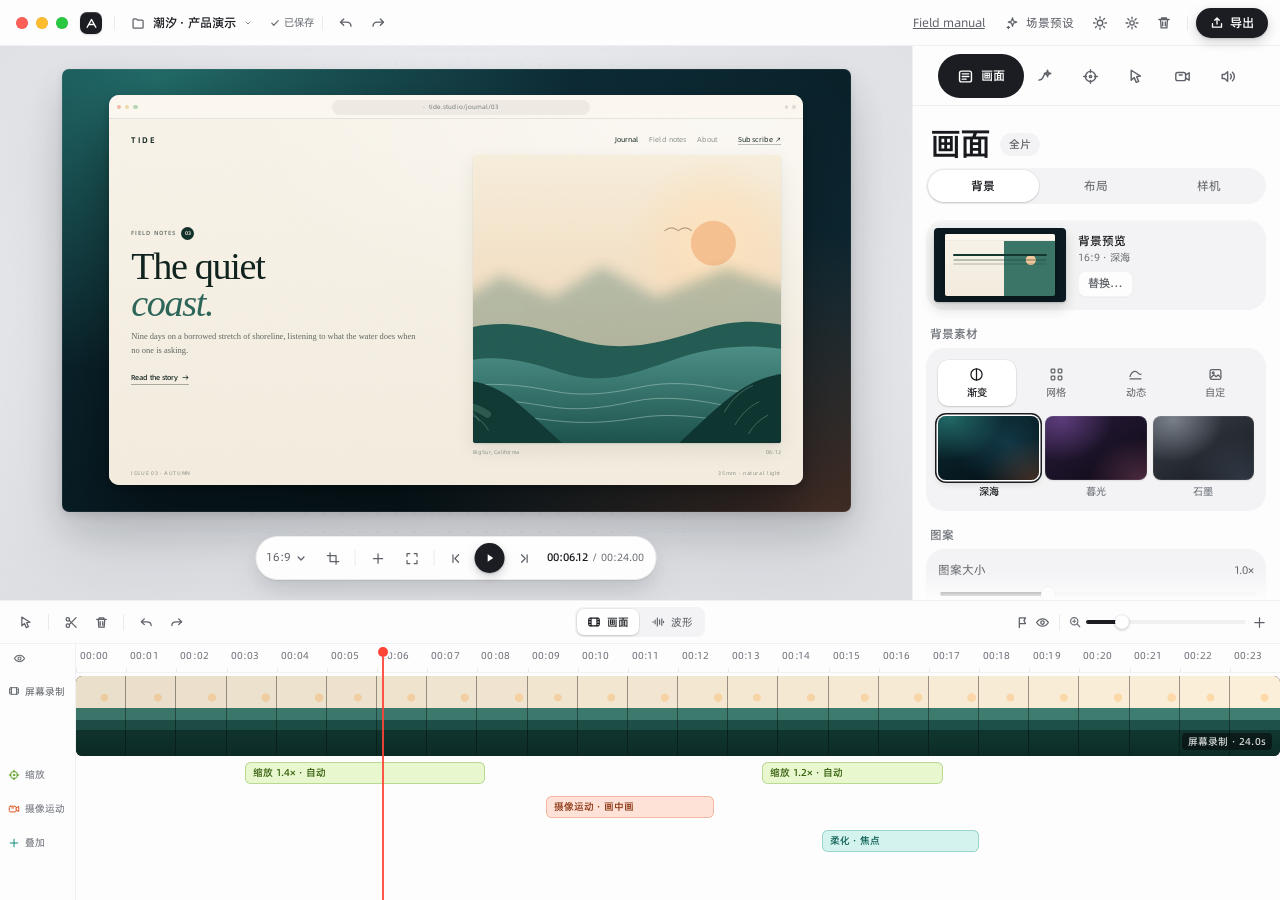
<file: examples/motion/index.html>
<!doctype html>
<html lang="zh-CN" data-theme="light">
<head>
<meta charset="utf-8">
<meta name="viewport" content="width=device-width, initial-scale=1">
<title>Argent Motion — 潮汐 · 产品演示</title>
<meta name="color-scheme" content="light dark">
<link rel="icon" href="data:image/svg+xml,%3Csvg xmlns='http://www.w3.org/2000/svg' viewBox='0 0 64 64'%3E%3Crect width='64' height='64' rx='16' fill='%231B1D22'/%3E%3Cpath d='M20 40V24h14a10 10 0 0 1 0 20H20' fill='none' stroke='%23fff' stroke-width='4' stroke-linecap='round'/%3E%3C/svg%3E">
<link rel="stylesheet" href="styles.css">
</head>
<body>
<svg class="sprite" aria-hidden="true" focusable="false" xmlns="http://www.w3.org/2000/svg">
  <symbol id="i-mark" viewBox="0 0 18 18"><path d="M3.8 13.5 9 4.2l5.2 9.3M5.8 10.2h6.4"/></symbol>
  <symbol id="i-folder" viewBox="0 0 18 18"><path d="M2.5 5.2V4.4c0-.6.5-1.1 1.1-1.1h2.3c.4 0 .8.2 1 .5l.9 1.1h5.6c.6 0 1.1.5 1.1 1.1v7.4c0 .6-.5 1.1-1.1 1.1H3.6c-.6 0-1.1-.5-1.1-1.1V5.2Z"/></symbol>
  <symbol id="i-check" viewBox="0 0 18 18"><path d="m4.2 9.3 3 3.1 6.6-7"/></symbol>
  <symbol id="i-undo" viewBox="0 0 18 18"><path d="M6.4 4.6 2.9 8.1l3.5 3.5"/><path d="M2.9 8.1h6.4c3.1 0 5.3 1.8 5.3 4.5"/></symbol>
  <symbol id="i-redo" viewBox="0 0 18 18"><path d="m11.6 4.6 3.5 3.5-3.5 3.5"/><path d="M15.1 8.1H8.7c-3.1 0-5.3 1.8-5.3 4.5"/></symbol>
  <symbol id="i-sparkle" viewBox="0 0 18 18"><path d="M9 2.2 10.2 6 14 7.3l-3.8 1.2L9 12.4 7.8 8.5 4 7.3 7.8 6 9 2.2Z"/><path d="M4 12.3v2.8M2.6 13.7h2.8"/></symbol>
  <symbol id="i-sun" viewBox="0 0 18 18"><circle cx="9" cy="9" r="3.1"/><path d="M9 1.8v1.6M9 14.6v1.6M1.8 9h1.6M14.6 9h1.6M3.9 3.9l1.1 1.1M13 13l1.1 1.1M14.1 3.9 13 5M5 13l-1.1 1.1"/></symbol>
  <symbol id="i-moon" viewBox="0 0 18 18"><path d="M11.2 2.5a6.8 6.8 0 1 0 4.3 8.6 5.5 5.5 0 0 1-4.3-8.6Z"/></symbol>
  <symbol id="i-gear" viewBox="0 0 18 18"><circle cx="9" cy="9" r="2.4"/><path d="M9 2.3v2M9 13.7v2M2.3 9h2M13.7 9h2M4.3 4.3l1.4 1.4M12.3 12.3l1.4 1.4M13.7 4.3l-1.4 1.4M5.7 12.3l-1.4 1.4"/></symbol>
  <symbol id="i-trash" viewBox="0 0 18 18"><path d="M3.2 5.1h11.6M6.2 5.1V3.4h5.6v1.7M5.1 5.1l.7 9.4h6.4l.7-9.4M7.5 7.8v4.4M10.5 7.8v4.4"/></symbol>
  <symbol id="i-share" viewBox="0 0 18 18"><path d="M9 2.5v7.8M6.1 5.4 9 2.5l2.9 2.9M3.2 9.8v4.6h11.6V9.8"/></symbol>
  <symbol id="i-chevron" viewBox="0 0 18 18"><path d="m5.5 7.2 3.5 3.6 3.5-3.6"/></symbol>
  <symbol id="i-play" viewBox="0 0 18 18"><path d="M6.6 4.3 13.8 9l-7.2 4.7V4.3Z"/></symbol>
  <symbol id="i-pause" viewBox="0 0 18 18"><path d="M6.4 4.2v9.6M11.6 4.2v9.6"/></symbol>
  <symbol id="i-back" viewBox="0 0 18 18"><path d="M10.8 4.5 6.4 9l4.4 4.5M4.1 4.5v9"/></symbol>
  <symbol id="i-forward" viewBox="0 0 18 18"><path d="M7.2 4.5 11.6 9l-4.4 4.5M13.9 4.5v9"/></symbol>
  <symbol id="i-scissors" viewBox="0 0 18 18"><circle cx="4.6" cy="12.8" r="2.1"/><circle cx="4.6" cy="5.2" r="2.1"/><path d="M6.3 11.5 14.5 3.2M6.3 6.5 14.5 14.8"/></symbol>
  <symbol id="i-plus" viewBox="0 0 18 18"><path d="M9 3.4v11.2M3.4 9h11.2"/></symbol>
  <symbol id="i-crop" viewBox="0 0 18 18"><path d="M5.4 2.2v10.4h10.4M2.2 5.4h10.4v10.4"/></symbol>
  <symbol id="i-fit" viewBox="0 0 18 18"><path d="M3 6.4V3h3.4M14.9 6.4V3h-3.4M3 11.6V15h3.4M14.9 11.6V15h-3.4"/></symbol>
  <symbol id="i-magnet" viewBox="0 0 18 18"><path d="M4 3.2v6.2a5 5 0 0 0 10 0V3.2M4 7.9h3.1M10.9 7.9H14"/></symbol>
  <symbol id="i-eye" viewBox="0 0 18 18"><path d="M1.9 9S4.7 4.6 9 4.6 16.1 9 16.1 9 13.3 13.4 9 13.4 1.9 9 1.9 9Z"/><circle cx="9" cy="9" r="2.1"/></symbol>
  <symbol id="i-film" viewBox="0 0 18 18"><rect x="2.3" y="4" width="13.4" height="10" rx="1.8"/><path d="M5.2 4v10M12.8 4v10M2.3 7.2h2.9M2.3 10.8h2.9M12.8 7.2h2.9M12.8 10.8h2.9"/></symbol>
  <symbol id="i-wave" viewBox="0 0 18 18"><path d="M2.2 9h1.1M5.3 6.6v4.8M8.15 3.9v10.2M11 6.1v5.8M13.85 4.9v8.2M16.1 8.2v1.6"/></symbol>
  <symbol id="i-marker" viewBox="0 0 18 18"><path d="M5.2 15V3.4h7.4l-1.8 3.4 1.8 3.4H5.2"/></symbol>
  <symbol id="i-zoom" viewBox="0 0 18 18"><circle cx="8" cy="8" r="4.7"/><path d="m11.5 11.5 3.6 3.6M6.2 8h3.6M8 6.2v3.6"/></symbol>
  <symbol id="i-scene" viewBox="0 0 18 18"><rect x="2.7" y="3.3" width="12.6" height="11.4" rx="2"/><path d="M5.5 6.2h7M5.5 9h7M5.5 11.8h4.2"/></symbol>
  <symbol id="i-opening" viewBox="0 0 18 18"><path d="M3 12.8c2.2-.1 3.6-1 4.3-2.7.7-1.7 1.5-4.6 4.7-4.9"/><path d="M12.2 2.4 13 5l2.6.8L13 6.6l-.8 2.6-.8-2.6L8.8 5.8 11.4 5l.8-2.6Z"/></symbol>
  <symbol id="i-target" viewBox="0 0 18 18"><circle cx="9" cy="9" r="5.4"/><circle cx="9" cy="9" r="1.2"/><path d="M9 1.8v3M9 13.2v3M1.8 9h3M13.2 9h3"/></symbol>
  <symbol id="i-cursor" viewBox="0 0 18 18"><path d="M3.4 2.4 13.2 8.6l-4.1.5 2.2 5-2.5 1.1-2.2-5-3.2 2.7V2.4Z"/></symbol>
  <symbol id="i-camera" viewBox="0 0 18 18"><rect x="1.9" y="4.8" width="10.4" height="8.6" rx="2"/><path d="m12.3 7.2 3.8-2.1v7.8l-3.8-2.1M5.6 7.4h3"/></symbol>
  <symbol id="i-speaker" viewBox="0 0 18 18"><path d="M2.3 6.8h2.4l3.4-2.9v10.2L4.7 11.2H2.3V6.8Z"/><path d="M11 6.7a3.2 3.2 0 0 1 0 4.6M13.2 4.4a6.3 6.3 0 0 1 0 9.2"/></symbol>
  <symbol id="i-mic" viewBox="0 0 18 18"><rect x="6.6" y="2.2" width="4.8" height="8.8" rx="2.4"/><path d="M4.2 8.7a4.8 4.8 0 0 0 9.6 0M9 13.5v2.3M6.4 15.8h5.2"/></symbol>
  <symbol id="i-info" viewBox="0 0 18 18"><circle cx="9" cy="9" r="6.7"/><path d="M9 8.2v4.2M9 5.4v.2"/></symbol>
  <symbol id="i-close" viewBox="0 0 18 18"><path d="m5 5 8 8M13 5l-8 8"/></symbol>
  <symbol id="i-grid" viewBox="0 0 18 18"><rect x="2.6" y="2.6" width="4.4" height="4.4" rx="1"/><rect x="11" y="2.6" width="4.4" height="4.4" rx="1"/><rect x="2.6" y="11" width="4.4" height="4.4" rx="1"/><rect x="11" y="11" width="4.4" height="4.4" rx="1"/></symbol>
  <symbol id="i-layout" viewBox="0 0 18 18"><rect x="2.5" y="3" width="13" height="12" rx="2"/><path d="M7.4 3v12"/></symbol>
  <symbol id="i-image" viewBox="0 0 18 18"><rect x="2.5" y="3.2" width="13" height="11.6" rx="2"/><circle cx="6.2" cy="6.8" r="1.1"/><path d="m3.6 12.6 3.5-3.3 2.6 2.3 2.4-2.1 2.5 2.2"/></symbol>
  <symbol id="i-dynamic" viewBox="0 0 18 18"><path d="M2.4 11.4c1.4-4.3 3.6-6.3 6.5-6.1 3 .2 3.3 4.1 6.7 3.4"/><path d="M2.4 14.2h13.2"/></symbol>
  <symbol id="i-swatch" viewBox="0 0 18 18"><circle cx="9" cy="9" r="6.7"/><path d="M9 2.3v13.4"/></symbol>
  <symbol id="i-arrow" viewBox="0 0 18 18"><path d="M3.2 9h11.4M10.2 4.6 14.6 9l-4.4 4.4"/></symbol>
  <symbol id="i-laptop" viewBox="0 0 18 18"><rect x="3.7" y="3.3" width="10.6" height="7.6" rx="1.2"/><path d="M2.2 13.1h13.6l-1.1 1.8H3.3l-1.1-1.8Z"/></symbol>
  <symbol id="i-dot" viewBox="0 0 18 18"><circle cx="9" cy="9" r="3.1"/></symbol>
  <symbol id="i-hand" viewBox="0 0 18 18"><path d="M6.4 9.4V4.7a1.2 1.2 0 0 1 2.4 0v4M8.8 8.7V3.9a1.2 1.2 0 0 1 2.4 0v4.8M11.2 8.7V5.9a1.2 1.2 0 0 1 2.4 0v5.5c0 2.7-1.9 4.6-4.6 4.6-2 0-3.1-1-4-2.7L3.4 10.4c-.5-.9.4-1.9 1.3-1.4l1.7 1.1"/></symbol>
  <symbol id="i-mirror" viewBox="0 0 18 18"><path d="M9 2.4v13.2M3.1 4.4h3.6v9.2H3.1zM11.3 4.4h3.6v9.2h-3.6z" stroke-dasharray="2 2"/></symbol>
  <symbol id="i-noise" viewBox="0 0 18 18"><path d="M3 6.2h2.4M7.3 3.6v4.2M12.6 6.2H15M4.4 12.8h9.2M9 10.4v4.8"/><circle cx="7.3" cy="10.8" r=".7"/></symbol>
  <symbol id="i-more" viewBox="0 0 18 18"><circle cx="4.2" cy="9" r=".9"/><circle cx="9" cy="9" r=".9"/><circle cx="13.8" cy="9" r=".9"/></symbol>
  <symbol id="i-keyboard" viewBox="0 0 18 18"><rect x="1.9" y="4.6" width="14.2" height="8.8" rx="1.8"/><path d="M4.6 7.2h.4M7.3 7.2h.4M10 7.2h.4M12.7 7.2h.4M5.6 10.4h6.8"/></symbol>
</svg>

<div class="app" id="app">
  <header class="titlebar">
    <div class="title-left">
      <div class="traffic" aria-hidden="true"><i class="t-close"></i><i class="t-min"></i><i class="t-max"></i></div>
      <div class="brand" aria-label="Graphite Studio">
        <span class="brand-mark"><svg class="ic"><use href="#i-mark"/></svg></span>
        <span class="brand-word">ARGENT</span>
      </div>
      <span class="v-rule"></span>
      <button class="project-chip" id="projectChip" title="项目">
        <svg class="ic"><use href="#i-folder"/></svg>
        <span>潮汐 · 产品演示</span>
        <svg class="ic chev"><use href="#i-chevron"/></svg>
      </button>
      <span class="save-state" id="saveState"><svg class="ic"><use href="#i-check"/></svg><span>已保存</span></span>
      <span class="v-rule"></span>
      <button class="icon-btn" id="undoBtn" title="撤销（⌘Z）" aria-label="撤销"><svg class="ic"><use href="#i-undo"/></svg></button>
      <button class="icon-btn" id="redoBtn" title="重做（⌘⇧Z）" aria-label="重做"><svg class="ic"><use href="#i-redo"/></svg></button>
    </div>
    <div class="title-right">
      <a class="tool-btn" href="../lab/index.html" title="Argent field manual"><span>Field manual</span></a>
      <button class="tool-btn" id="presetBtn" title="保存或复用完整场景配置">
        <svg class="ic"><use href="#i-sparkle"/></svg><span>场景预设</span>
      </button>
      <button class="icon-btn" id="themeBtn" title="切换外观（D）" aria-label="切换明暗外观">
        <svg class="ic icon-sun"><use href="#i-sun"/></svg>
        <svg class="ic icon-moon"><use href="#i-moon"/></svg>
      </button>
      <button class="icon-btn" id="toolsBtn" title="工具面板" aria-label="打开工具面板"><svg class="ic"><use href="#i-layout"/></svg></button>
      <button class="icon-btn" id="settingsBtn" title="设置（⌘,）" aria-label="设置"><svg class="ic"><use href="#i-gear"/></svg></button>
      <button class="icon-btn" id="trashBtn" title="删除当前项目…" aria-label="删除当前项目"><svg class="ic"><use href="#i-trash"/></svg></button>
      <span class="v-rule"></span>
      <button class="primary-btn" id="exportBtn">
        <svg class="ic"><use href="#i-share"/></svg><span>导出</span>
      </button>
    </div>
  </header>

  <div class="workspace">
    <section class="stage" id="stage" aria-label="画面预览">
      <div class="stage-light" aria-hidden="true"></div>
      <div class="stage-dots" aria-hidden="true"></div>
      <div class="stage-vignette" aria-hidden="true"></div>

      <div class="canvas-wrap">
        <div class="canvas wallpaper-deep" id="canvas" data-wallpaper="deep" tabindex="0" aria-label="画布预览，点击选中">
          <div class="canvas-pattern" aria-hidden="true"></div>
          <div class="canvas-noise" aria-hidden="true"></div>
          <div class="rec-window" id="recWindow" data-frame="browser">
            <div class="browser-bar">
              <span class="mini-traffic" aria-hidden="true"><i></i><i></i><i></i></span>
              <span class="url-pill"><span class="url-lock">◦</span>tide.studio/journal/03</span>
              <span class="browser-tools" aria-hidden="true"><i></i><i></i></span>
            </div>
            <div class="site">
              <header class="site-nav">
                <span class="wordmark">TIDE</span>
                <nav aria-label="站点导航"><span class="nav-on">Journal</span><span>Field notes</span><span>About</span></nav>
                <span class="subscribe">Subscribe <i>↗</i></span>
              </header>
              <main class="site-main">
                <div class="copy">
                  <div class="eyebrow"><span>FIELD NOTES</span><span class="eyebrow-num">03</span></div>
                  <h1>The quiet<br><em>coast.</em></h1>
                  <p>Nine days on a borrowed stretch of shoreline, listening to what the water does when no one is asking.</p>
                  <span class="read-link">Read the story <i>→</i></span>
                </div>
                <figure class="coast">
                  <div class="coast-art">
                    <svg viewBox="0 0 420 320" preserveAspectRatio="xMidYMid slice" aria-hidden="true">
                      <defs>
                        <linearGradient id="skyG" x1="0" y1="0" x2="0" y2="1">
                          <stop offset="0" stop-color="#F7EEDC"/>
                          <stop offset=".52" stop-color="#F2DDC1"/>
                          <stop offset="1" stop-color="#EBC8A5"/>
                        </linearGradient>
                        <linearGradient id="seaG" x1="0" y1="0" x2="0" y2="1">
                          <stop offset="0" stop-color="#4C8F86"/>
                          <stop offset="1" stop-color="#1D534D"/>
                        </linearGradient>
                        <radialGradient id="sunG">
                          <stop offset="0" stop-color="#FFE7C4" stop-opacity=".95"/>
                          <stop offset=".55" stop-color="#FFDDB2" stop-opacity=".38"/>
                          <stop offset="1" stop-color="#FFDDB2" stop-opacity="0"/>
                        </radialGradient>
                        <filter id="haze" x="-20%" y="-20%" width="140%" height="140%">
                          <feGaussianBlur stdDeviation="7"/>
                        </filter>
                      </defs>
                      <rect width="420" height="320" fill="url(#skyG)"/>
                      <circle cx="306" cy="98" r="96" fill="url(#sunG)"/>
                      <circle cx="306" cy="98" r="25" fill="#F6C191"/>
                      <path d="M0 178 70 134l58 24 54-34 62 34 76-32 100 34v160H0Z" fill="#367066" opacity=".32" filter="url(#haze)"/>
                      <path d="M0 204c62-28 106-14 150 0 52 17 96 6 144-10 48-16 88-8 126 6v120H0Z" fill="#245B53"/>
                      <path d="M0 238c56-22 96-10 138 4 48 16 86-2 128-16 56-19 108-16 154-2v96H0Z" fill="url(#seaG)"/>
                      <g fill="none" stroke="#C8E6DC" stroke-width="1.1" opacity=".42">
                        <path d="M14 258c44-6 78-3 112 4s66 3 98-4 62-4 92 2 58 4 92-2"/>
                        <path d="M0 274c50-5 86-1 120 5s64 2 96-5 66-3 96 3 58 3 108-4"/>
                        <path d="M18 291c42-4 76 0 110 4s64 2 94-3 60-2 88 2 52 2 90-2"/>
                      </g>
                      <path d="M0 320V254c34-9 62 1 84 18 20 16 36 32 54 48Z" fill="#123A34"/>
                      <path d="M0 282c22-8 40-4 55 6" fill="none" stroke="#2D5A4F" stroke-width="8" stroke-linecap="round"/>
                      <path d="M420 320V246c-36-10-68 2-94 22-22 17-41 36-58 52Z" fill="#0E352F"/>
                      <g fill="none" stroke="#7FA79A" stroke-width=".9" opacity=".55">
                        <path d="M318 286c8-14 18-24 32-30M330 300c6-11 15-20 27-26M345 310c5-9 12-16 22-21"/>
                        <path d="M46 296c-5-9-12-15-21-19M56 306c-4-8-10-13-18-17"/>
                      </g>
                      <path d="M252 84c5-4 10-4 15 0 5-4 10-4 15 0" fill="none" stroke="#92705B" stroke-width="1.2" stroke-linecap="round" opacity=".6"/>
                    </svg>
                  </div>
                  <figcaption><span>Big Sur, California</span><span>06:12</span></figcaption>
                </figure>
              </main>
              <footer class="site-foot"><span>ISSUE 03 · AUTUMN</span><span>35mm · natural light</span></footer>
            </div>
          </div>
          <div class="canvas-selection" aria-hidden="true"><i class="h tl"></i><i class="h tr"></i><i class="h bl"></i><i class="h br"></i></div>
        </div>
      </div>

      <div class="hud island" aria-label="画布工具与播放">
        <button class="hud-btn" id="ratioBtn" title="画布比例"><span id="ratioLabel">16:9</span> <svg class="ic chev"><use href="#i-chevron"/></svg></button>
        <button class="hud-btn" id="cropBtn" title="裁切画面" aria-label="裁切画面"><svg class="ic"><use href="#i-crop"/></svg></button>
        <span class="hud-rule"></span>
        <button class="hud-btn" title="添加到画面" aria-label="添加到画面"><svg class="ic"><use href="#i-plus"/></svg></button>
        <button class="hud-btn" title="预览选项" aria-label="预览选项"><svg class="ic"><use href="#i-fit"/></svg></button>
        <span class="hud-rule"></span>
        <button class="hud-btn" id="prevFrame" title="上一帧" aria-label="上一帧"><svg class="ic"><use href="#i-back"/></svg></button>
        <button class="play-btn" id="playBtn" title="播放（空格）" aria-label="播放">
          <svg class="ic play-icon"><use href="#i-play"/></svg>
          <svg class="ic pause-icon"><use href="#i-pause"/></svg>
        </button>
        <button class="hud-btn" id="nextFrame" title="下一帧" aria-label="下一帧"><svg class="ic"><use href="#i-forward"/></svg></button>
        <span class="timecode" id="hudTime"><b>00:06.12</b><span>/ 00:24.00</span></span>
      </div>
    </section>

    <aside class="inspector" id="inspector" aria-label="检查器">
      <div class="inspector-tabs" role="tablist" aria-label="编辑工具">
        <span class="tab-pill" id="tabPill" aria-hidden="true"></span>
        <button class="tab is-active" role="tab" data-tab="frame" aria-selected="true" aria-controls="panel-frame" id="tab-frame">
          <svg class="ic"><use href="#i-scene"/></svg><span class="tab-label">画面</span>
        </button>
        <button class="tab" role="tab" data-tab="opening" aria-selected="false" aria-controls="panel-opening" id="tab-opening" tabindex="-1">
          <svg class="ic"><use href="#i-opening"/></svg><span class="tab-label">开场</span>
        </button>
        <button class="tab" role="tab" data-tab="zoom" aria-selected="false" aria-controls="panel-zoom" id="tab-zoom" tabindex="-1">
          <svg class="ic"><use href="#i-target"/></svg><span class="tab-label">运镜</span>
        </button>
        <button class="tab" role="tab" data-tab="cursor" aria-selected="false" aria-controls="panel-cursor" id="tab-cursor" tabindex="-1">
          <svg class="ic"><use href="#i-cursor"/></svg><span class="tab-label">光标</span>
        </button>
        <button class="tab" role="tab" data-tab="camera" aria-selected="false" aria-controls="panel-camera" id="tab-camera" tabindex="-1">
          <svg class="ic"><use href="#i-camera"/></svg><span class="tab-label">摄像头</span>
        </button>
        <button class="tab" role="tab" data-tab="audio" aria-selected="false" aria-controls="panel-audio" id="tab-audio" tabindex="-1">
          <svg class="ic"><use href="#i-speaker"/></svg><span class="tab-label">声音</span>
        </button>
      </div>

      <div class="inspector-head" id="inspectorHead">
        <h2 class="page-title" id="pageTitle">画面</h2>
        <span class="scope-pill" id="pageScope">全片</span>
      </div>

      <div class="frame-nav" id="frameNav">
        <div class="segmented" role="tablist" aria-label="画面子页">
          <span class="seg-thumb" id="segThumb"></span>
          <button class="seg is-on" data-sub="background" role="tab" aria-selected="true">背景</button>
          <button class="seg" data-sub="layout" role="tab" aria-selected="false">布局</button>
          <button class="seg" data-sub="mockup" role="tab" aria-selected="false">样机</button>
        </div>
      </div>

      <div class="inspector-scroll" id="inspectorScroll">
        <div class="panels">
          <section class="panel is-active" id="panel-frame" data-panel="frame" role="tabpanel" aria-labelledby="tab-frame">
            <div class="subpanel is-active" data-subpanel="background">
              <div class="preview-card">
                <div class="preview-mini">
                  <div class="mini-canvas wallpaper-deep" id="miniCanvas">
                    <div class="mini-window"></div>
                  </div>
                </div>
                <div class="preview-meta">
                  <div><span class="meta-title">背景预览</span><span class="meta-sub">16:9 · 深海</span></div>
                  <button class="quiet-btn" id="replaceBg">替换…</button>
                </div>
              </div>

              <section class="insp-section">
                <div class="insp-caption"><span>背景素材</span></div>
                <div class="tile">
                  <div class="source-row" role="group" aria-label="背景类型">
                    <button class="source-tile is-on" data-source="gradient"><svg class="ic"><use href="#i-swatch"/></svg><span>渐变</span></button>
                    <button class="source-tile" data-source="grid"><svg class="ic"><use href="#i-grid"/></svg><span>网格</span></button>
                    <button class="source-tile" data-source="motion"><svg class="ic"><use href="#i-dynamic"/></svg><span>动态</span></button>
                    <button class="source-tile" data-source="custom"><svg class="ic"><use href="#i-image"/></svg><span>自定</span></button>
                  </div>
                  <div class="swatch-grid" id="swatchGrid" role="group" aria-label="背景样式">
                    <button class="swatch is-on" data-wallpaper="deep" data-name="深海"><span class="swatch-art wp-deep"></span><span class="swatch-name">深海</span></button>
                    <button class="swatch" data-wallpaper="dusk" data-name="暮光"><span class="swatch-art wp-dusk"></span><span class="swatch-name">暮光</span></button>
                    <button class="swatch" data-wallpaper="graphite" data-name="石墨"><span class="swatch-art wp-graphite"></span><span class="swatch-name">石墨</span></button>
                  </div>
                </div>
              </section>

              <section class="insp-section">
                <div class="insp-caption"><span>图案</span></div>
                <div class="tile">
                  <div class="slider-row">
                    <label for="patternScale">图案大小</label>
                    <output id="patternScaleOut">1×</output>
                    <input id="patternScale" type="range" min="0.5" max="2" step="0.1" value="1" style="--p:33%">
                  </div>
                  <div class="slider-row">
                    <label for="patternOpacity">不透明度</label>
                    <output id="patternOpacityOut">100%</output>
                    <input id="patternOpacity" type="range" min="0" max="100" step="1" value="100" style="--p:100%">
                  </div>
                </div>
              </section>

              <div class="info-note"><svg class="ic"><use href="#i-info"/></svg><span>背景只作用于画布，不改变录制内容。视频原生像素始终按原样保留。</span></div>
            </div>

            <div class="subpanel" data-subpanel="layout">
              <section class="insp-section">
                <div class="insp-caption"><span>画布比例</span></div>
                <div class="tile">
                  <div class="quad" role="group" aria-label="画布比例">
                    <button class="quad-tile is-on" data-ratio="16:9"><span class="ratio-glyph r-16-9"></span><span>16:9</span></button>
                    <button class="quad-tile" data-ratio="9:16"><span class="ratio-glyph r-9-16"></span><span>9:16</span></button>
                    <button class="quad-tile" data-ratio="1:1"><span class="ratio-glyph r-1-1"></span><span>1:1</span></button>
                    <button class="quad-tile" data-ratio="4:3"><span class="ratio-glyph r-4-3"></span><span>4:3</span></button>
                  </div>
                </div>
              </section>
              <section class="insp-section">
                <div class="insp-caption"><span>构图</span></div>
                <div class="tile">
                  <div class="slider-row">
                    <label for="canvasPad">画布留白</label>
                    <output id="canvasPadOut">6%</output>
                    <input id="canvasPad" type="range" min="0" max="16" step="1" value="6" style="--p:37.5%">
                  </div>
                  <div class="slider-row">
                    <label for="windowRadius">窗口圆角</label>
                    <output id="windowRadiusOut">10 px</output>
                    <input id="windowRadius" type="range" min="0" max="28" step="1" value="10" style="--p:35.7%">
                  </div>
                  <div class="slider-row">
                    <label for="windowShadow">窗口阴影</label>
                    <output id="windowShadowOut">柔和</output>
                    <input id="windowShadow" type="range" min="0" max="2" step="1" value="1" style="--p:50%">
                  </div>
                </div>
              </section>
              <div class="info-note"><svg class="ic"><use href="#i-info"/></svg><span>改变比例后，预览会重新居中；导出的画面与这里的构图一致。</span></div>
            </div>

            <div class="subpanel" data-subpanel="mockup">
              <section class="insp-section">
                <div class="insp-caption"><span>样机样式</span></div>
                <div class="tile">
                  <div class="tri" role="group" aria-label="样机样式">
                    <button class="tri-tile" data-frame="none"><svg class="ic"><use href="#i-scene"/></svg><span>无</span></button>
                    <button class="tri-tile is-on" data-frame="browser"><svg class="ic"><use href="#i-film"/></svg><span>浏览器</span></button>
                    <button class="tri-tile" data-frame="laptop"><svg class="ic"><use href="#i-laptop"/></svg><span>笔记本</span></button>
                  </div>
                </div>
              </section>
              <section class="insp-section">
                <div class="insp-caption"><span>细节</span></div>
                <div class="tile">
                  <div class="switch-row"><span>显示地址栏</span><button class="switch is-on" id="urlSwitch" role="switch" aria-checked="true" aria-label="显示地址栏"><i></i></button></div>
                  <div class="switch-row"><span>窗口投影</span><button class="switch is-on" id="shadowSwitch" role="switch" aria-checked="true" aria-label="窗口投影"><i></i></button></div>
                </div>
              </section>
              <div class="info-note"><svg class="ic"><use href="#i-info"/></svg><span>样机只是外框，不会裁切或重绘录制的画面。</span></div>
            </div>
          </section>

          <section class="panel" id="panel-opening" data-panel="opening" role="tabpanel" aria-labelledby="tab-opening" hidden>
            <section class="insp-section">
              <div class="tile">
                <div class="switch-row"><div><div class="row-title">启用开场</div><div class="row-sub">从第一帧轻轻推入画面</div></div><button class="switch is-on" id="openingSwitch" role="switch" aria-checked="true" aria-label="启用开场"><i></i></button></div>
              </div>
            </section>
            <section class="insp-section">
              <div class="insp-caption"><span>动效</span></div>
              <div class="tile">
                <div class="tri" role="group" aria-label="开场动效">
                  <button class="tri-tile is-on" data-opening="fade"><svg class="ic"><use href="#i-swatch"/></svg><span>淡入</span></button>
                  <button class="tri-tile" data-opening="lift"><svg class="ic"><use href="#i-arrow"/></svg><span>上浮</span></button>
                  <button class="tri-tile" data-opening="focus"><svg class="ic"><use href="#i-target"/></svg><span>聚焦</span></button>
                </div>
              </div>
            </section>
            <section class="insp-section">
              <div class="insp-caption"><span>时长</span></div>
              <div class="tile">
                <div class="slider-row">
                  <label for="openingDuration">开场时长</label>
                  <output id="openingDurationOut">0.8 s</output>
                  <input id="openingDuration" type="range" min="0.2" max="2" step="0.1" value="0.8" style="--p:33%">
                </div>
              </div>
            </section>
            <button class="wide-soft" id="previewOpening"><svg class="ic"><use href="#i-play"/></svg><span>预览开场</span></button>
            <div class="info-note"><svg class="ic"><use href="#i-info"/></svg><span>开场只影响成片的第一段，时间线起点不会移动。</span></div>
          </section>

          <section class="panel" id="panel-zoom" data-panel="zoom" role="tabpanel" aria-labelledby="tab-zoom" hidden>
            <div class="segmented narrow" role="tablist" aria-label="运镜方式">
              <span class="seg-thumb" id="zoomSegThumb"></span>
              <button class="seg is-on" data-zoommode="auto" role="tab" aria-selected="true">自动跟随</button>
              <button class="seg" data-zoommode="manual" role="tab" aria-selected="false">手动定位</button>
            </div>

            <div class="focus-card">
              <div class="focus-stage">
                <div class="focus-art">
                  <div class="mini-canvas wallpaper-deep"><div class="mini-window"></div></div>
                </div>
                <div class="focus-ring" id="focusRing"><span></span></div>
              </div>
              <div class="axis-row">
                <label>X <output id="focusX">50%</output></label>
                <label>Y <output id="focusY">50%</output></label>
                <button class="mini-link" id="focusReset">居中</button>
              </div>
            </div>

            <section class="insp-section">
              <div class="insp-caption"><span>缩放曲线</span></div>
              <div class="tile curve-tile">
                <div class="curve-head"><span class="curve-mode">进入 → 保持 → 退出</span><span class="curve-swatch"><i></i>缩放</span></div>
                <svg class="curve" viewBox="0 0 288 116" aria-hidden="true">
                  <g class="curve-grid">
                    <path d="M14 18h260M14 44h260M14 70h260M14 96h260"/>
                    <path d="M14 18v78M79 18v78M144 18v78M209 18v78M274 18v78"/>
                  </g>
                  <path class="curve-line" id="curveLine" d="M14 96C40 96 48 26 88 26S150 26 186 26 236 96 274 96"/>
                  <g class="curve-points"><circle cx="14" cy="96" r="4"/><circle cx="88" cy="26" r="4"/><circle cx="186" cy="26" r="4"/><circle cx="274" cy="96" r="4"/></g>
                  <g class="curve-axis"><text x="14" y="112">进入</text><text x="126" y="112">保持</text><text x="256" y="112">退出</text></g>
                </svg>
                <div class="knobs">
                  <div class="knob-group">
                    <div class="knob" id="knobZoom" data-min="1" data-max="2.5" data-step="0.05" data-value="1.35" data-suffix="×" tabindex="0" role="slider" aria-label="放大倍率" aria-valuemin="1" aria-valuemax="2.5" aria-valuenow="1.35"><span class="k-val">1.35×</span></div>
                    <span class="k-label">放大</span>
                  </div>
                  <div class="knob-group">
                    <div class="knob" id="knobIn" data-min="0.2" data-max="2" data-step="0.05" data-value="0.7" data-suffix="s" tabindex="0" role="slider" aria-label="进入时长" aria-valuemin="0.2" aria-valuemax="2" aria-valuenow="0.7"><span class="k-val">0.7s</span></div>
                    <span class="k-label">进入</span>
                  </div>
                  <div class="knob-group">
                    <div class="knob" id="knobOut" data-min="0.2" data-max="2" data-step="0.05" data-value="0.7" data-suffix="s" tabindex="0" role="slider" aria-label="退出时长" aria-valuemin="0.2" aria-valuemax="2" aria-valuenow="0.7"><span class="k-val">0.7s</span></div>
                    <span class="k-label">退出</span>
                  </div>
                </div>
              </div>
            </section>
            <button class="wide-soft" id="applyZoom"><svg class="ic"><use href="#i-sparkle"/></svg><span>将倍率应用到全部缩放</span></button>
            <section class="insp-section">
              <div class="insp-caption"><span>片段区间</span></div>
              <div class="range-card">
                <div><span class="range-label">入点</span><b id="zoomIn">00:03.40</b></div>
                <div><span class="range-label">出点</span><b id="zoomOut">00:08.20</b></div>
                <div><span class="range-label">时长</span><b>4.80 s</b></div>
              </div>
            </section>
            <div class="info-note"><svg class="ic"><use href="#i-info"/></svg><span>自动跟随会读取录屏中的光标轨迹，再平滑成一段缩放。关闭后只保留手动关键帧。</span></div>
          </section>

          <section class="panel" id="panel-cursor" data-panel="cursor" role="tabpanel" aria-labelledby="tab-cursor" hidden>
            <section class="insp-section">
              <div class="insp-caption"><span>光标样式</span></div>
              <div class="tile">
                <div class="quad" role="group" aria-label="光标样式">
                  <button class="quad-tile is-on" data-cursor="arrow"><svg class="ic"><use href="#i-cursor"/></svg><span>箭头</span></button>
                  <button class="quad-tile" data-cursor="dot"><svg class="ic"><use href="#i-dot"/></svg><span>圆点</span></button>
                  <button class="quad-tile" data-cursor="cross"><svg class="ic"><use href="#i-target"/></svg><span>十字</span></button>
                  <button class="quad-tile" data-cursor="hand"><svg class="ic"><use href="#i-hand"/></svg><span>手型</span></button>
                </div>
              </div>
            </section>
            <section class="insp-section">
              <div class="insp-caption"><span>反馈</span></div>
              <div class="tile">
                <div class="switch-row"><div><div class="row-title">点击涟漪</div><div class="row-sub">按下时扩散一圈细光</div></div><button class="switch is-on" id="rippleSwitch" role="switch" aria-checked="true" aria-label="点击涟漪"><i></i></button></div>
                <div class="switch-row"><div><div class="row-title">静止隐藏</div><div class="row-sub">2 秒不动后淡出光标</div></div><button class="switch" id="idleSwitch" role="switch" aria-checked="false" aria-label="静止隐藏"><i></i></button></div>
              </div>
            </section>
            <section class="insp-section">
              <div class="insp-caption"><span>大小</span></div>
              <div class="tile">
                <div class="slider-row">
                  <label for="cursorSize">光标大小</label>
                  <output id="cursorSizeOut">100%</output>
                  <input id="cursorSize" type="range" min="60" max="160" step="5" value="100" style="--p:40%">
                </div>
              </div>
            </section>
            <div class="info-note"><svg class="ic"><use href="#i-info"/></svg><span>光标不会影响录制的原始指针，只在成片里重新绘制。</span></div>
          </section>

          <section class="panel" id="panel-camera" data-panel="camera" role="tabpanel" aria-labelledby="tab-camera" hidden>
            <section class="insp-section">
              <div class="insp-caption"><span>布局</span></div>
              <div class="tile">
                <div class="tri" role="group" aria-label="摄像头布局">
                  <button class="tri-tile is-on" data-cam="pip"><svg class="ic"><use href="#i-layout"/></svg><span>画中画</span></button>
                  <button class="tri-tile" data-cam="side"><svg class="ic"><use href="#i-camera"/></svg><span>并排</span></button>
                  <button class="tri-tile" data-cam="off"><svg class="ic"><use href="#i-eye"/></svg><span>隐藏</span></button>
                </div>
              </div>
            </section>
            <section class="insp-section">
              <div class="insp-caption"><span>构图</span></div>
              <div class="tile">
                <div class="slider-row">
                  <label for="camSize">画面大小</label>
                  <output id="camSizeOut">22%</output>
                  <input id="camSize" type="range" min="12" max="36" step="1" value="22" style="--p:41%">
                </div>
                <div class="slider-row">
                  <label for="camRadius">圆角</label>
                  <output id="camRadiusOut">14 px</output>
                  <input id="camRadius" type="range" min="0" max="28" step="1" value="14" style="--p:50%">
                </div>
              </div>
            </section>
            <section class="insp-section">
              <div class="tile">
                <div class="switch-row"><div><div class="row-title">水平镜像</div><div class="row-sub">像照镜子一样显示</div></div><button class="switch" id="mirrorSwitch" role="switch" aria-checked="false" aria-label="水平镜像"><i></i></button></div>
              </div>
            </section>
            <div class="info-note"><svg class="ic"><use href="#i-info"/></svg><span>这个项目没有摄像头素材，布局会应用到下次导入的画面。</span></div>
          </section>

          <section class="panel" id="panel-audio" data-panel="audio" role="tabpanel" aria-labelledby="tab-audio" hidden>
            <section class="insp-section">
              <div class="insp-caption"><span>轨道</span></div>
              <div class="tile">
                <div class="audio-row">
                  <div class="audio-head"><span class="audio-dot sys"></span><div><div class="row-title">系统声音</div><div class="row-sub">Tide.studio · 立体声</div></div><button class="switch is-on" id="sysSwitch" role="switch" aria-checked="true" aria-label="系统声音"><i></i></button></div>
                  <div class="meter"><i style="--l:.74"></i><i style="--l:.48"></i><i style="--l:.62"></i><i style="--l:.35"></i><i style="--l:.58"></i><i style="--l:.42"></i><i style="--l:.70"></i><i style="--l:.30"></i><i style="--l:.52"></i><i style="--l:.66"></i><i style="--l:.38"></i><i style="--l:.56"></i><i style="--l:.44"></i><i style="--l:.61"></i><i style="--l:.33"></i><i style="--l:.49"></i></div>
                </div>
                <div class="audio-row">
                  <div class="audio-head"><span class="audio-dot mic"></span><div><div class="row-title">麦克风</div><div class="row-sub">MacBook Pro 麦克风</div></div><button class="switch is-on" id="micSwitch" role="switch" aria-checked="true" aria-label="麦克风"><i></i></button></div>
                  <div class="meter quiet"><i style="--l:.32"></i><i style="--l:.20"></i><i style="--l:.38"></i><i style="--l:.26"></i><i style="--l:.44"></i><i style="--l:.18"></i><i style="--l:.30"></i><i style="--l:.24"></i><i style="--l:.36"></i><i style="--l:.22"></i><i style="--l:.40"></i><i style="--l:.28"></i><i style="--l:.34"></i><i style="--l:.21"></i><i style="--l:.31"></i><i style="--l:.25"></i></div>
                </div>
              </div>
            </section>
            <section class="insp-section">
              <div class="insp-caption"><span>输出</span></div>
              <div class="tile">
                <div class="slider-row">
                  <label for="masterGain">主音量</label>
                  <output id="masterGainOut">86%</output>
                  <input id="masterGain" type="range" min="0" max="100" step="1" value="86" style="--p:86%">
                </div>
                <div class="switch-row"><div><div class="row-title">降噪</div><div class="row-sub">轻量抑制底噪与齿音</div></div><button class="switch is-on" id="denoiseSwitch" role="switch" aria-checked="true" aria-label="降噪"><i></i></button></div>
              </div>
            </section>
            <div class="info-note"><svg class="ic"><use href="#i-info"/></svg><span>音量只改变成片。原始录音仍保存在项目里，随时可以还原。</span></div>
          </section>
        </div>
      </div>
    </aside>
  </div>

  <section class="timeline" aria-label="时间线">
    <div class="timeline-top">
      <div class="tl-group">
        <button class="icon-btn sm" title="选择工具（V）" aria-label="选择工具"><svg class="ic"><use href="#i-cursor"/></svg></button>
        <span class="tl-rule"></span>
        <button class="icon-btn sm" title="在播放头处分割（S）" aria-label="分割"><svg class="ic"><use href="#i-scissors"/></svg></button>
        <button class="icon-btn sm" title="删除所选片段" aria-label="删除片段"><svg class="ic"><use href="#i-trash"/></svg></button>
        <span class="tl-rule"></span>
        <button class="icon-btn sm" title="撤销（⌘Z）" aria-label="撤销"><svg class="ic"><use href="#i-undo"/></svg></button>
        <button class="icon-btn sm" title="重做（⌘⇧Z）" aria-label="重做"><svg class="ic"><use href="#i-redo"/></svg></button>
      </div>
      <div class="tl-group center">
        <div class="display-seg" role="group" aria-label="时间线显示">
          <button class="display-btn is-on" data-display="film"><svg class="ic"><use href="#i-film"/></svg><span>画面</span></button>
          <button class="display-btn" data-display="wave"><svg class="ic"><use href="#i-wave"/></svg><span>波形</span></button>
        </div>
      </div>
      <div class="tl-group">
        <button class="icon-btn sm" title="添加标记（⌃⌥M）" aria-label="添加标记"><svg class="ic"><use href="#i-marker"/></svg></button>
        <button class="icon-btn sm" title="轨道显示" aria-label="轨道显示"><svg class="ic"><use href="#i-eye"/></svg></button>
        <span class="tl-rule"></span>
        <span class="zoom-hint" title="时间线缩放"><svg class="ic"><use href="#i-zoom"/></svg></span>
        <input class="tl-zoom" type="range" min="1" max="4" step="0.1" value="1.6" aria-label="时间线缩放" style="--p:20%">
        <button class="icon-btn sm" title="放大" aria-label="放大时间线"><svg class="ic"><use href="#i-plus"/></svg></button>
      </div>
    </div>
    <div class="timeline-body">
      <div class="track-labels" aria-hidden="true">
        <div class="label-head"><button class="label-mgr" tabindex="-1"><svg class="ic"><use href="#i-eye"/></svg></button></div>
        <div class="label-row primary"><span class="lane-icon"><svg class="ic"><use href="#i-film"/></svg></span><span>屏幕录制</span></div>
        <div class="label-row zoom-lane"><span class="lane-icon lime"><svg class="ic"><use href="#i-target"/></svg></span><span>缩放</span></div>
        <div class="label-row cam-lane"><span class="lane-icon coral"><svg class="ic"><use href="#i-camera"/></svg></span><span>摄像运动</span></div>
        <div class="label-row overlay-lane"><span class="lane-icon teal"><svg class="ic"><use href="#i-plus"/></svg></span><span>叠加</span></div>
      </div>
      <div class="timeline-scroll" id="timelineScroll">
        <div class="timeline-content" id="timeline">
          <div class="ruler" id="ruler" aria-hidden="true"></div>
          <div class="clip primary-clip" id="primaryClip" tabindex="0" aria-label="屏幕录制片段，00:00 到 00:24">
            <div class="filmstrip" id="filmstrip"></div>
            <div class="waveform" id="waveform" aria-hidden="true"></div>
            <span class="clip-tag">屏幕录制 · 24.0s</span>
          </div>
          <button class="clip effect zoom-clip" id="zoomClip" style="left:14%;width:20%;top:118px;height:22px" data-kind="zoom" aria-label="缩放片段 1.4 倍，00:03.40 到 00:08.20">
            <span class="clip-label">缩放 1.4× · 自动</span><i class="handle l"></i><i class="handle r"></i>
          </button>
          <button class="clip effect cam-clip" style="left:39%;width:14%;top:152px;height:22px" data-kind="camera" aria-label="摄像运动片段">
            <span class="clip-label">摄像运动 · 画中画</span><i class="handle l"></i><i class="handle r"></i>
          </button>
          <button class="clip effect overlay-clip" style="left:62%;width:13%;top:186px;height:22px" data-kind="overlay" aria-label="叠加片段">
            <span class="clip-label">柔化 · 焦点</span><i class="handle l"></i><i class="handle r"></i>
          </button>
          <button class="clip effect zoom-clip" style="left:57%;width:15%;top:118px;height:22px" data-kind="zoom" aria-label="缩放片段 1.2 倍">
            <span class="clip-label">缩放 1.2× · 自动</span><i class="handle l"></i><i class="handle r"></i>
          </button>
          <div class="playhead" id="playhead" style="left:25.5%"><span class="ph-handle"></span><span class="ph-line"></span></div>
        </div>
      </div>
    </div>
  </section>
</div>

<div class="toast" id="toast" role="status" aria-live="polite">
  <svg class="ic"><use href="#i-check"/></svg><div><strong id="toastTitle">已应用</strong><span id="toastBody">更改已写入项目</span></div>
</div>

<dialog class="export-dialog" id="exportDialog" aria-labelledby="exportTitle">
  <div class="dialog-head">
    <div><h2 id="exportTitle">导出成片</h2><p>潮汐 · 产品演示 <span>·</span> 00:24.00</p></div>
    <button class="icon-btn" id="closeExport" aria-label="关闭"><svg class="ic"><use href="#i-close"/></svg></button>
  </div>
  <div class="dialog-body">
    <div class="export-thumb"><div class="mini-canvas wallpaper-deep"><div class="mini-window"></div></div><span>1080p · H.264</span></div>
    <div class="dialog-section"><span class="dialog-caption">分辨率</span><div class="segmented export-seg" id="resSeg" role="group" aria-label="分辨率">
      <span class="seg-thumb" id="resThumb"></span>
      <button class="seg" data-res="source" role="button" aria-pressed="false">原始</button>
      <button class="seg is-on" data-res="1080" role="button" aria-pressed="true">1080p</button>
      <button class="seg" data-res="1440" role="button" aria-pressed="false">1440p</button>
      <button class="seg" data-res="2160" role="button" aria-pressed="false">4K</button>
    </div></div>
    <div class="dialog-grid">
      <div class="dialog-section"><span class="dialog-caption">帧率</span><div class="segmented export-seg" id="fpsSeg" role="group" aria-label="帧率"><button class="seg is-on" data-fps="30" aria-pressed="true">30</button><button class="seg" data-fps="60" aria-pressed="false">60</button></div></div>
      <div class="dialog-section"><span class="dialog-caption">格式</span><div class="segmented export-seg" id="fmtSeg" role="group" aria-label="格式"><button class="seg is-on" data-fmt="mp4" aria-pressed="true">MP4</button><button class="seg" data-fmt="m4a" aria-pressed="false">M4A</button></div></div>
    </div>
    <div class="export-summary"><div><span>估算大小</span><b id="exportSize">48 MB</b></div><div><span>编码</span><b>H.264 · 硬件加速</b></div></div>
    <div class="export-progress" id="exportProgress" hidden><div class="progress-line"><i></i></div><div class="progress-label"><span id="progressText">正在编码…</span><b id="progressPct">0%</b></div></div>
  </div>
  <div class="dialog-foot">
    <button class="quiet-btn lg" id="cancelExport">取消</button>
    <button class="primary-btn lg" id="startExport"><svg class="ic"><use href="#i-share"/></svg><span>开始导出</span></button>
  </div>
</dialog>

<script src="app.js"></script>
</body>
</html>
</file>
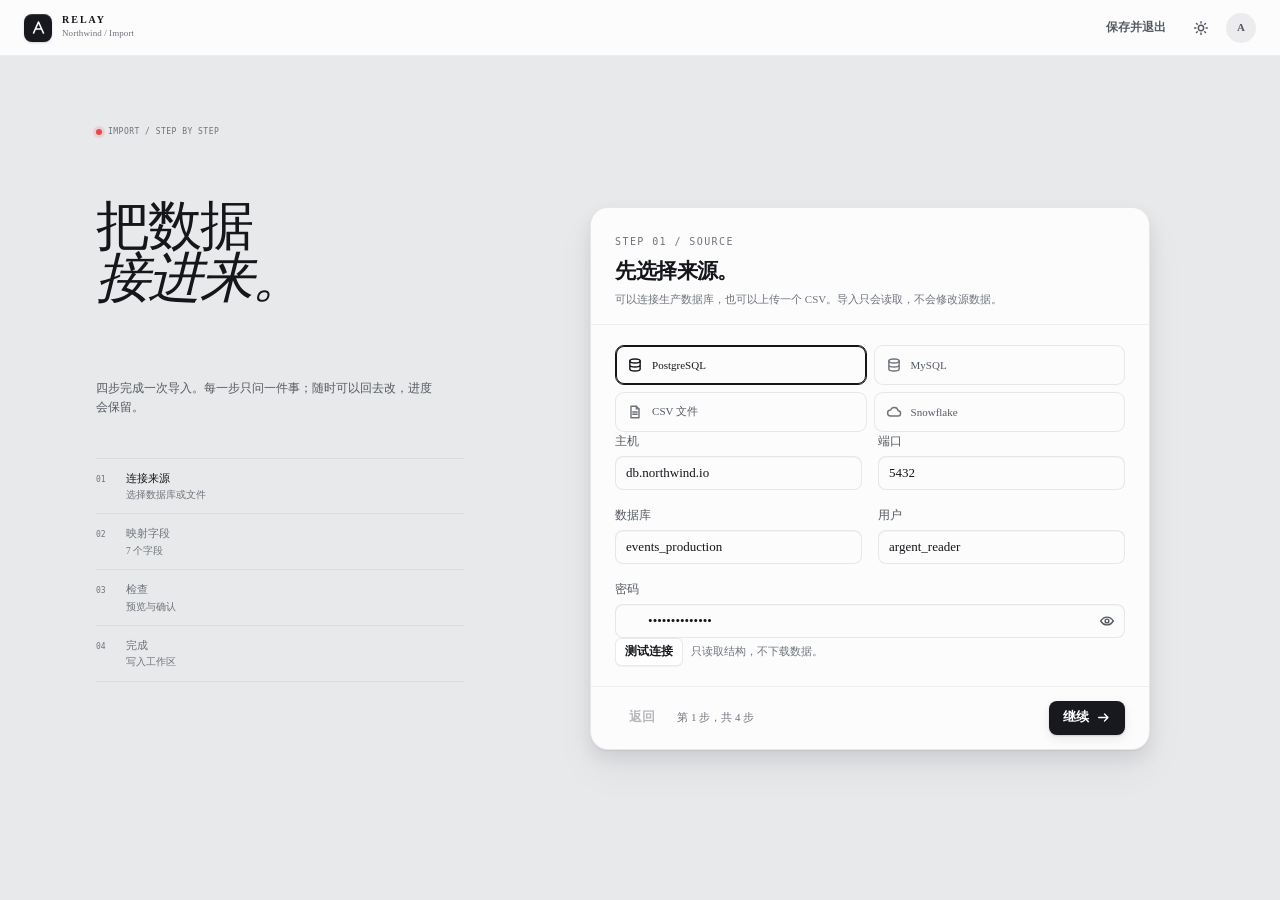
<file: examples/onboarding/index.html>
<!doctype html>
<html lang="zh-CN" data-theme="light" data-density="comfortable" data-brand="graphite">
<head>
<meta charset="utf-8">
<meta name="viewport" content="width=device-width, initial-scale=1">
<title>Relay Import — Argent 示例</title>
<link rel="stylesheet" href="../../assets/argent.css">
<link rel="stylesheet" href="../pages.css">
</head>
<body class="app-page onboard-body">
<header class="onboard-top">
  <a class="page-brand" href="../lab/index.html" aria-label="返回 Argent 手册"><span class="ag-mark"><span data-icon="mark"></span></span><span><b>RELAY</b><em>Northwind / Import</em></span></a>
  <div class="ag-cluster"><a class="ag-btn ag-btn-quiet ag-btn-sm" href="../lab/index.html">保存并退出</a><button class="ag-btn ag-btn-icon ag-btn-quiet" data-theme-toggle aria-label="切换外观"><span class="theme-sun" data-icon="sun"></span><span class="theme-moon" data-icon="moon"></span></button><span class="ag-avatar">A</span></div>
</header>

<main class="onboard-main">
  <aside class="onboard-aside">
    <div class="page-crumb" style="margin:0"><span class="ag-dot is-live"></span><span>IMPORT / STEP BY STEP</span></div>
    <h1 class="ag-display">把数据<br><em>接进来。</em></h1>
    <p>四步完成一次导入。每一步只问一件事；随时可以回去改，进度会保留。</p>
    <div class="onboard-steps">
      <div class="onboard-step is-active" data-step-item="1"><span class="num">01</span><div><b>连接来源</b><span>选择数据库或文件</span></div></div>
      <div class="onboard-step" data-step-item="2"><span class="num">02</span><div><b>映射字段</b><span>7 个字段</span></div></div>
      <div class="onboard-step" data-step-item="3"><span class="num">03</span><div><b>检查</b><span>预览与确认</span></div></div>
      <div class="onboard-step" data-step-item="4"><span class="num">04</span><div><b>完成</b><span>写入工作区</span></div></div>
    </div>
  </aside>

  <div class="onboard-card-wrap">
    <div class="onboard-card">
      <div class="onboard-card-head"><span class="ag-kicker" data-step-kicker>STEP 01 / SOURCE</span><h2 data-step-title>先选择来源。</h2><p data-step-desc>可以连接生产数据库，也可以上传一个 CSV。导入只会读取，不会修改源数据。</p></div>
      <div class="onboard-card-body">
        <div class="onboard-step-panel" data-step-panel="1">
          <div class="onboard-options"><button class="onboard-option is-on"><span data-icon="database"></span>PostgreSQL</button><button class="onboard-option"><span data-icon="database"></span>MySQL</button><button class="onboard-option"><span data-icon="file"></span>CSV 文件</button><button class="onboard-option"><span data-icon="cloud"></span>Snowflake</button></div>
          <div class="ag-form-grid"><div class="ag-field"><label class="ag-label">主机</label><input class="ag-input" value="db.northwind.io"></div><div class="ag-field"><label class="ag-label">端口</label><input class="ag-input" value="5432"></div><div class="ag-field"><label class="ag-label">数据库</label><input class="ag-input" value="events_production"></div><div class="ag-field"><label class="ag-label">用户</label><input class="ag-input" value="argent_reader"></div><div class="ag-field is-full"><label class="ag-label">密码</label><div class="ag-input-wrap"><input class="ag-input" type="password" value="northwind-demo"><span class="ag-input-addon"><button class="ag-btn ag-btn-icon ag-btn-quiet" data-password-toggle aria-label="显示密码"><span data-icon="eye"></span></button></span></div></div></div>
          <div class="ag-banner is-success" data-connection-result hidden><span data-icon="check-circle"></span><div class="ag-banner-body"><strong>连接成功</strong>12 张表可读，当前账号没有写入权限。</div></div>
          <div class="ag-cluster"><button class="ag-btn ag-btn-secondary ag-btn-sm" data-test-connection>测试连接</button><span class="ag-help">只读取结构，不下载数据。</span></div>
        </div>
        <div class="onboard-step-panel" data-step-panel="2" hidden>
          <div class="ag-banner is-warning"><span data-icon="alert-triangle"></span><div class="ag-banner-body"><strong>2 个字段需要手动选择类型</strong>其余字段已自动匹配，可以继续。</div></div>
          <div class="ag-form-grid"><div class="ag-field"><label class="ag-label">event_id</label><input class="ag-input" value="string" readonly><span class="ag-help is-success">已匹配。</span></div><div class="ag-field"><label class="ag-label">occurred_at</label><input class="ag-input" value="timestamp" readonly><span class="ag-help is-success">已匹配。</span></div><div class="ag-field"><label class="ag-label">properties.plan</label><select class="ag-input ag-select"><option>选择类型…</option><option>string</option><option>number</option></select></div><div class="ag-field"><label class="ag-label">properties.amount</label><select class="ag-input ag-select"><option>number</option><option>string</option></select></div><div class="ag-field"><label class="ag-label">actor_id</label><input class="ag-input" value="string" readonly><span class="ag-help is-success">已匹配。</span></div><div class="ag-field"><label class="ag-label">source</label><input class="ag-input" value="string" readonly><span class="ag-help is-success">已匹配。</span></div></div>
        </div>
        <div class="onboard-step-panel" data-step-panel="3" hidden>
          <div class="ag-banner is-info"><span data-icon="info"></span><div class="ag-banner-body"><strong>这是一次只读导入</strong>我们会复制 3.4M 行到 Argent，源数据库保持不变。</div></div>
          <div class="ag-kv" style="padding:4px 0"><dt>来源</dt><dd>events_production</dd><dt>行数</dt><dd>3,421,908</dd><dt>字段</dt><dd>7 个（2 个手动映射）</dd><dt>预计用时</dt><dd>约 4 分钟</dd></div>
          <label class="ag-check"><input type="checkbox" checked><span>我知道这次导入会占用 3.4M 行配额，并同意开始。</span></label>
        </div>
        <div class="onboard-step-panel" data-step-panel="4" hidden>
          <div class="onboard-success"><span class="ag-empty-icon"><span data-icon="check"></span></span><h3>导入完成。</h3><p>3,421,908 行已写入 Northwind。现在可以在 Pulse 里查看新的信号。</p><div class="ag-cluster"><a class="ag-btn ag-btn-primary ag-btn-sm" href="../pulse/index.html">打开 Pulse <span data-icon="arrow-right"></span></a><button class="ag-btn ag-btn-secondary ag-btn-sm" data-restart>再导入一个</button></div></div>
        </div>
      </div>
      <div class="onboard-card-foot" data-step-footer><button class="ag-btn ag-btn-quiet" data-step-back>返回</button><span class="ag-help" data-step-of>第 1 步，共 4 步</span><span class="ag-spacer"></span><button class="ag-btn ag-btn-primary" data-step-next>继续 <span data-icon="arrow-right"></span></button></div>
    </div>
  </div>
</main>

<script src="../../assets/argent.js"></script>
<script src="onboarding.js"></script>
</body>
</html>
</file>
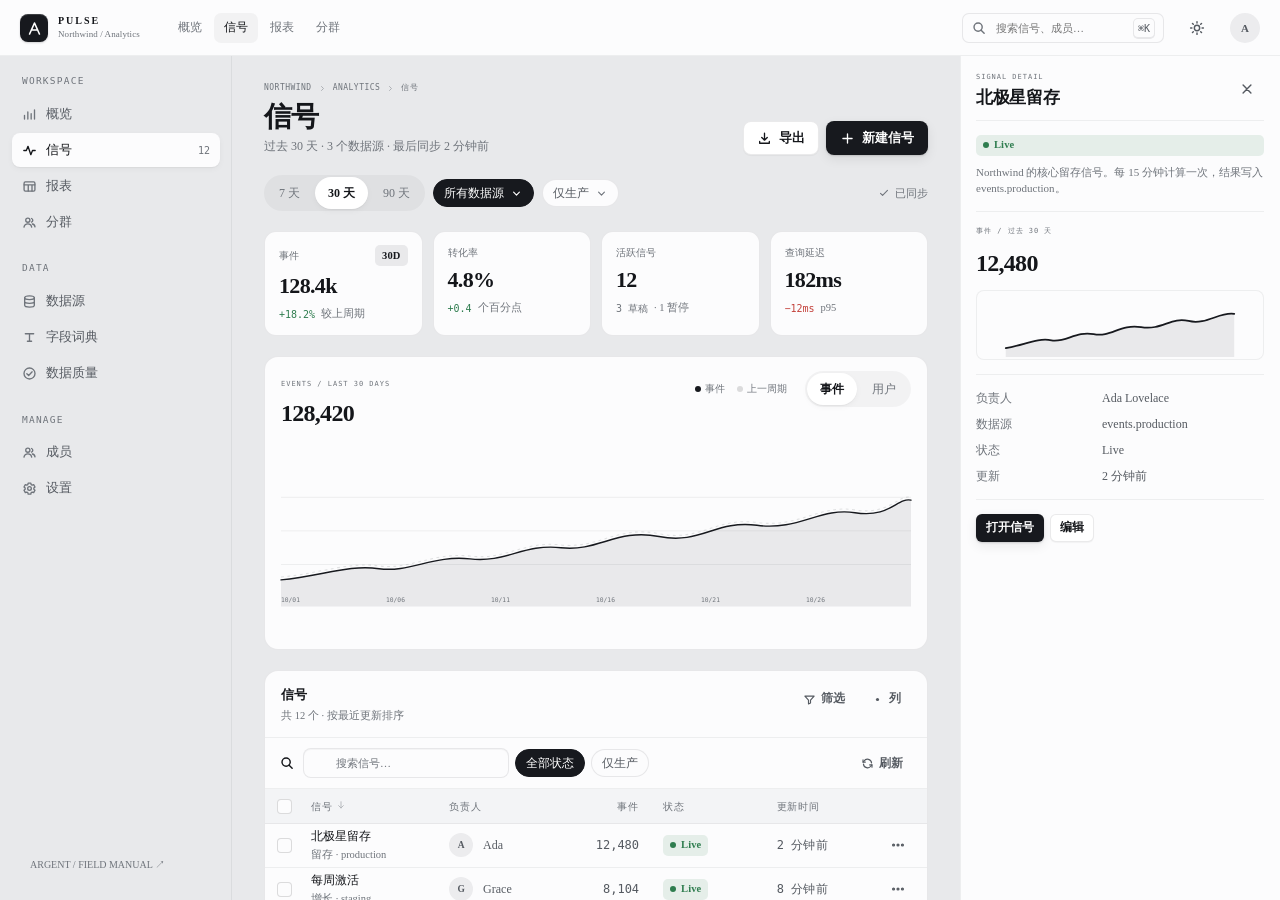
<file: examples/pulse/index.html>
<!doctype html>
<html lang="zh-CN" data-theme="light" data-density="comfortable" data-brand="graphite">
<head>
<meta charset="utf-8">
<meta name="viewport" content="width=device-width, initial-scale=1">
<title>Pulse — Argent 示例</title>
<link rel="icon" href="data:image/svg+xml,%3Csvg xmlns='http://www.w3.org/2000/svg' viewBox='0 0 64 64'%3E%3Crect width='64' height='64' rx='16' fill='%2314161a'/%3E%3Cpath d='M18 46 32 15l14 31M24 34h16' fill='none' stroke='%23fff' stroke-width='5' stroke-linecap='round'/%3E%3C/svg%3E">
<link rel="stylesheet" href="../../assets/argent.css">
<link rel="stylesheet" href="../pages.css">
</head>
<body class="app-page">
<div class="ag-app">
  <header class="ag-topbar">
    <a class="page-brand" href="../lab/index.html" aria-label="返回 Argent 手册">
      <span class="ag-mark"><span data-icon="mark"></span></span>
      <span><b>PULSE</b><em>Northwind / Analytics</em></span>
    </a>
    <nav class="page-topnav" aria-label="主导航">
      <a href="#">概览</a><a href="#" class="is-active">信号</a><a href="#">报表</a><a href="#">分群</a>
    </nav>
    <span class="ag-spacer"></span>
    <div class="page-search"><span data-icon="search"></span><input placeholder="搜索信号、成员…" aria-label="搜索"><span class="ag-kbd">⌘K</span></div>
    <button class="ag-btn ag-btn-icon ag-btn-quiet" data-theme-toggle aria-label="切换外观"><span class="theme-sun" data-icon="sun"></span><span class="theme-moon" data-icon="moon"></span></button>
    <span class="ag-avatar">A</span>
  </header>

  <div class="ag-shell has-inspector" id="shell">
    <aside class="ag-rail">
      <div class="ag-rail-group">
        <div class="ag-rail-label">Workspace</div>
        <a class="ag-nav-item" href="#"><span data-icon="chart"></span>概览</a>
        <a class="ag-nav-item is-active" href="#"><span data-icon="activity"></span>信号<span class="ag-nav-count">12</span></a>
        <a class="ag-nav-item" href="#"><span data-icon="table"></span>报表</a>
        <a class="ag-nav-item" href="#"><span data-icon="users"></span>分群</a>
      </div>
      <div class="ag-rail-group">
        <div class="ag-rail-label">Data</div>
        <a class="ag-nav-item" href="#"><span data-icon="database"></span>数据源</a>
        <a class="ag-nav-item" href="#"><span data-icon="type"></span>字段词典</a>
        <a class="ag-nav-item" href="#"><span data-icon="check-circle"></span>数据质量</a>
      </div>
      <div class="ag-rail-group">
        <div class="ag-rail-label">Manage</div>
        <a class="ag-nav-item" href="#"><span data-icon="users"></span>成员</a>
        <a class="ag-nav-item" href="../settings/index.html"><span data-icon="settings"></span>设置</a>
      </div>
      <div class="ag-rail-footer">
        <a class="page-back" href="../lab/index.html">ARGENT / FIELD MANUAL ↗</a>
      </div>
    </aside>

    <main class="ag-main">
      <div class="page">
        <header class="page-head">
          <div class="page-head-copy">
            <div class="page-crumb"><span>Northwind</span><span data-icon="chevron-right"></span><span>Analytics</span><span data-icon="chevron-right"></span><span>信号</span></div>
            <h1 class="page-title">信号</h1>
            <p class="page-sub"><span id="rangeLabel">过去 30 天</span> · 3 个数据源 · 最后同步 2 分钟前</p>
          </div>
          <div class="page-actions">
            <button class="ag-btn ag-btn-secondary" data-toast="export"><span data-icon="download"></span>导出</button>
            <button class="ag-btn ag-btn-primary" data-toast="new"><span data-icon="plus"></span>新建信号</button>
          </div>
        </header>

        <div class="page-toolbar">
          <div class="ag-segment" data-segment>
            <span class="ag-seg-thumb"></span>
            <button class="ag-seg" data-value="7">7 天</button>
            <button class="ag-seg is-on" data-value="30">30 天</button>
            <button class="ag-seg" data-value="90">90 天</button>
          </div>
          <button class="ag-chip is-on">所有数据源 <span data-icon="chevron-down"></span></button>
          <button class="ag-chip">仅生产 <span data-icon="chevron-down"></span></button>
          <span class="ag-spacer"></span>
          <span class="ag-save"><span data-icon="check"></span><span>已同步</span></span>
        </div>

        <div class="stat-grid">
          <div class="ag-stat"><div class="ag-stat-head"><span class="ag-stat-label">事件</span><span class="ag-badge is-brand">30D</span></div><div class="ag-stat-value">128.4k</div><div class="ag-stat-foot"><span class="ag-delta is-up">+18.2%</span><span>较上周期</span></div></div>
          <div class="ag-stat"><div class="ag-stat-head"><span class="ag-stat-label">转化率</span></div><div class="ag-stat-value">4.8%</div><div class="ag-stat-foot"><span class="ag-delta is-up">+0.4</span><span>个百分点</span></div></div>
          <div class="ag-stat"><div class="ag-stat-head"><span class="ag-stat-label">活跃信号</span></div><div class="ag-stat-value">12</div><div class="ag-stat-foot"><span class="ag-delta">3 草稿</span><span>· 1 暂停</span></div></div>
          <div class="ag-stat"><div class="ag-stat-head"><span class="ag-stat-label">查询延迟</span></div><div class="ag-stat-value">182ms</div><div class="ag-stat-foot"><span class="ag-delta is-down">−12ms</span><span>p95</span></div></div>
        </div>

        <section class="panel chart-panel">
          <div class="chart-top">
            <div><span class="ag-kicker">EVENTS / LAST 30 DAYS</span><b>128,420</b></div>
            <div class="chart-legend"><span><i class="legend-dot"></i>事件</span><span><i class="legend-dot ghost"></i>上一周期</span><div class="ag-segment" data-segment style="margin-left:6px"><span class="ag-seg-thumb"></span><button class="ag-seg is-on" data-value="events">事件</button><button class="ag-seg" data-value="users">用户</button></div></div>
          </div>
          <div class="panel-body">
            <svg class="ag-chart" viewBox="0 0 900 190" role="img" aria-label="事件趋势">
              <g class="ag-chart-grid"><line x1="0" y1="34" x2="900" y2="34"></line><line x1="0" y1="82" x2="900" y2="82"></line><line x1="0" y1="130" x2="900" y2="130"></line></g>
              <path d="M0 148 C60 142 96 126 140 132 S218 112 270 118 S346 96 400 102 S480 74 540 86 S620 62 680 70 S770 44 820 52 S880 30 900 34" fill="none" stroke="var(--ag-line-strong)" stroke-width="1.5" stroke-dasharray="4 5" opacity="0.8"></path>
              <path class="ag-chart-area" d="M0 152 C60 146 96 130 140 136 S218 116 270 122 S346 100 400 106 S480 78 540 90 S620 66 680 74 S770 48 820 56 S880 34 900 38 V190 H0Z"></path>
              <path class="ag-chart-line" d="M0 152 C60 146 96 130 140 136 S218 116 270 122 S346 100 400 106 S480 78 540 90 S620 66 680 74 S770 48 820 56 S880 34 900 38"></path>
              <g class="ag-chart-axis"><text x="0" y="184">10/01</text><text x="150" y="184">10/06</text><text x="300" y="184">10/11</text><text x="450" y="184">10/16</text><text x="600" y="184">10/21</text><text x="750" y="184">10/26</text></g>
            </svg>
          </div>
        </section>

        <section class="panel data-table">
          <div class="panel-head">
            <div class="panel-head-copy"><div class="panel-title">信号</div><div class="panel-sub">共 12 个 · 按最近更新排序</div></div>
            <div class="panel-tools"><button class="ag-btn ag-btn-quiet ag-btn-sm"><span data-icon="filter"></span>筛选</button><button class="ag-btn ag-btn-quiet ag-btn-sm"><span data-icon="columns"></span>列</button></div>
          </div>
          <div class="filter-row" style="padding:10px 14px;border-bottom:1px solid var(--ag-hairline)">
            <div class="ag-input-wrap" style="width:230px"><span data-icon="search"></span><input class="ag-input" placeholder="搜索信号…" style="height:30px;font-size:11px"></div>
            <button class="ag-chip is-on">全部状态</button><button class="ag-chip">仅生产</button>
            <span class="ag-spacer"></span>
            <button class="ag-btn ag-btn-quiet ag-btn-sm"><span data-icon="refresh"></span>刷新</button>
          </div>
          <div class="ag-table-wrap">
            <table class="ag-table" data-table>
              <thead><tr><th class="ag-table-check"><input type="checkbox" data-check-all aria-label="全选"></th><th class="is-sortable">信号 <span class="ag-sort"><span data-icon="arrow-down"></span></span></th><th>负责人</th><th class="is-num">事件</th><th>状态</th><th>更新时间</th><th class="ag-table-actions"></th></tr></thead>
              <tbody>
                <tr data-row data-name="北极星留存" data-owner="Ada Lovelace" data-events="12,480" data-status="Live" data-source="events.production"><td class="ag-table-check"><input type="checkbox" data-row-check aria-label="选择北极星留存"></td><td><span class="ag-table-strong">北极星留存</span><br><span class="ag-micro">留存 · production</span></td><td><span class="ag-row"><span class="ag-avatar sm">A</span>Ada</span></td><td class="is-num">12,480</td><td><span class="ag-badge is-success"><span class="ag-dot is-success"></span>Live</span></td><td class="ag-mono">2 分钟前</td><td class="ag-table-actions"><button class="ag-btn ag-btn-icon ag-btn-quiet" aria-label="更多"><span data-icon="more"></span></button></td></tr>
                <tr data-row data-name="每周激活" data-owner="Grace Hopper" data-events="8,104" data-status="Live" data-source="events.staging"><td class="ag-table-check"><input type="checkbox" data-row-check aria-label="选择每周激活"></td><td><span class="ag-table-strong">每周激活</span><br><span class="ag-micro">增长 · staging</span></td><td><span class="ag-row"><span class="ag-avatar sm">G</span>Grace</span></td><td class="is-num">8,104</td><td><span class="ag-badge is-success"><span class="ag-dot is-success"></span>Live</span></td><td class="ag-mono">8 分钟前</td><td class="ag-table-actions"><button class="ag-btn ag-btn-icon ag-btn-quiet" aria-label="更多"><span data-icon="more"></span></button></td></tr>
                <tr data-row data-name="付费墙漏斗" data-owner="Ken Thompson" data-events="3,912" data-status="Paused" data-source="events.production"><td class="ag-table-check"><input type="checkbox" data-row-check aria-label="选择付费墙漏斗"></td><td><span class="ag-table-strong">付费墙漏斗</span><br><span class="ag-micro">收入 · production</span></td><td><span class="ag-row"><span class="ag-avatar sm">K</span>Ken</span></td><td class="is-num">3,912</td><td><span class="ag-badge is-warning"><span class="ag-dot is-warning"></span>Paused</span></td><td class="ag-mono">1 小时前</td><td class="ag-table-actions"><button class="ag-btn ag-btn-icon ag-btn-quiet" aria-label="更多"><span data-icon="more"></span></button></td></tr>
                <tr data-row data-name="企业分群" data-owner="Lin Chen" data-events="1,206" data-status="Draft" data-source="warehouse.accounts"><td class="ag-table-check"><input type="checkbox" data-row-check aria-label="选择企业分群"></td><td><span class="ag-table-strong">企业分群</span><br><span class="ag-micro">账户 · production</span></td><td><span class="ag-row"><span class="ag-avatar sm">L</span>Lin</span></td><td class="is-num">1,206</td><td><span class="ag-badge"><span class="ag-dot"></span>Draft</span></td><td class="ag-mono">3 小时前</td><td class="ag-table-actions"><button class="ag-btn ag-btn-icon ag-btn-quiet" aria-label="更多"><span data-icon="more"></span></button></td></tr>
                <tr data-row data-name="试用转化" data-owner="Mira Patel" data-events="902" data-status="Failed" data-source="events.production"><td class="ag-table-check"><input type="checkbox" data-row-check aria-label="选择试用转化"></td><td><span class="ag-table-strong">试用转化</span><br><span class="ag-micro">收入 · production</span></td><td><span class="ag-row"><span class="ag-avatar sm">M</span>Mira</span></td><td class="is-num">902</td><td><span class="ag-badge is-danger"><span class="ag-dot is-danger"></span>Failed</span></td><td class="ag-mono">昨天</td><td class="ag-table-actions"><button class="ag-btn ag-btn-icon ag-btn-quiet" aria-label="更多"><span data-icon="more"></span></button></td></tr>
              </tbody>
            </table>
          </div>
          <div class="table-panel-foot"><span class="ag-help">1–5 / 12</span><div class="ag-pagination"><button class="ag-page-btn" aria-label="上一页"><span data-icon="chevron-left"></span></button><button class="ag-page-btn is-active">1</button><button class="ag-page-btn">2</button><button class="ag-page-btn">3</button><button class="ag-page-btn" aria-label="下一页"><span data-icon="chevron-right"></span></button></div></div>
        </section>
      </div>
    </main>

    <aside class="ag-inspector" id="inspector" aria-label="信号详情">
      <div class="inspector-title-row"><div><div class="ag-kicker">SIGNAL DETAIL</div><h3 id="insName">北极星留存</h3></div><button class="ag-btn ag-btn-icon ag-btn-quiet" data-inspector-close aria-label="关闭详情"><span data-icon="x"></span></button></div>
      <div class="inspector-section"><span class="ag-badge is-success" id="insBadge"><span class="ag-dot is-success"></span>Live</span><p class="ag-help" style="margin:0">Northwind 的核心留存信号。每 15 分钟计算一次，结果写入 events.production。</p></div>
      <div class="inspector-section"><span class="ag-kicker">事件 / 过去 30 天</span><div class="inspector-value" id="insEvents">12,480</div><div class="inspector-chart"><svg class="ag-chart" viewBox="0 0 260 66"><path class="ag-chart-area" d="M0 56 C22 52 36 44 52 47 S80 36 100 40 S130 28 154 32 S188 20 208 25 S244 14 260 17 V66 H0Z"></path><path class="ag-chart-line" d="M0 56 C22 52 36 44 52 47 S80 36 100 40 S130 28 154 32 S188 20 208 25 S244 14 260 17"></path></svg></div></div>
      <div class="inspector-section"><div class="ag-kv"><dt>负责人</dt><dd id="insOwner">Ada Lovelace</dd><dt>数据源</dt><dd id="insSource">events.production</dd><dt>状态</dt><dd id="insStatus">Live</dd><dt>更新</dt><dd>2 分钟前</dd></div></div>
      <div class="inspector-section"><div class="inspector-actions"><button class="ag-btn ag-btn-primary ag-btn-sm">打开信号</button><button class="ag-btn ag-btn-secondary ag-btn-sm">编辑</button></div></div>
    </aside>
  </div>
</div>

<div class="ag-bulkbar" data-bulkbar><span class="ag-bulkbar-count"><b data-bulk-count>0</b> 个信号</span><span class="ag-help">批量操作</span><span class="ag-spacer"></span><button class="ag-btn ag-btn-quiet ag-btn-sm" data-bulk-clear>取消</button><button class="ag-btn ag-btn-secondary ag-btn-sm">移动…</button><button class="ag-btn ag-btn-danger-quiet ag-btn-sm">删除</button></div>

<script src="../../assets/argent.js"></script>
<script src="pulse.js"></script>
</body>
</html>
</file>
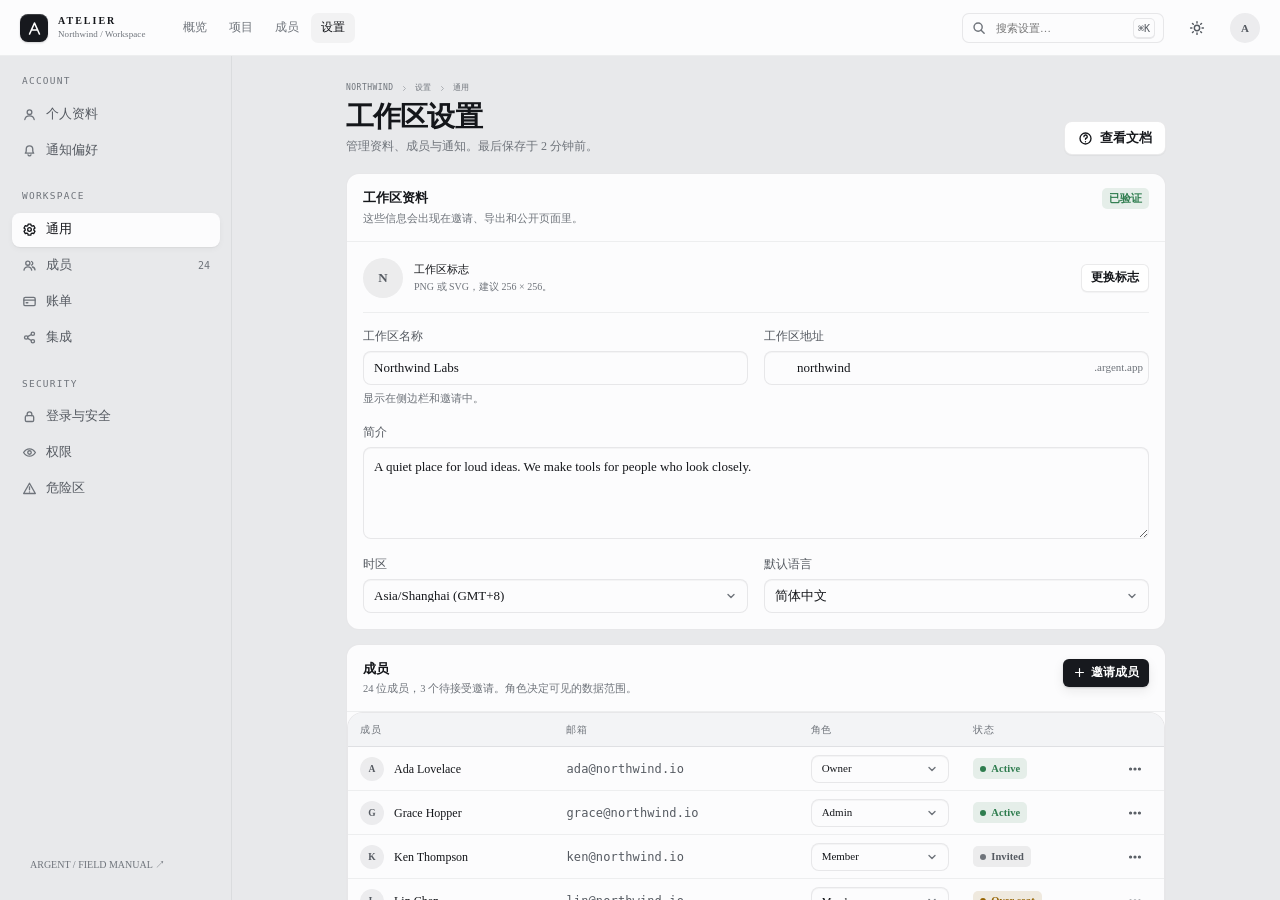
<file: examples/settings/index.html>
<!doctype html>
<html lang="zh-CN" data-theme="light" data-density="comfortable" data-brand="graphite">
<head>
<meta charset="utf-8">
<meta name="viewport" content="width=device-width, initial-scale=1">
<title>Atelier Settings — Argent 示例</title>
<link rel="stylesheet" href="../../assets/argent.css">
<link rel="stylesheet" href="../pages.css">
</head>
<body class="app-page">
<div class="ag-app">
  <header class="ag-topbar">
    <a class="page-brand" href="../lab/index.html" aria-label="返回 Argent 手册"><span class="ag-mark"><span data-icon="mark"></span></span><span><b>ATELIER</b><em>Northwind / Workspace</em></span></a>
    <nav class="page-topnav" aria-label="主导航"><a href="../pulse/index.html">概览</a><a href="#">项目</a><a href="#">成员</a><a href="#" class="is-active">设置</a></nav>
    <span class="ag-spacer"></span>
    <div class="page-search"><span data-icon="search"></span><input placeholder="搜索设置…" aria-label="搜索设置"><span class="ag-kbd">⌘K</span></div>
    <button class="ag-btn ag-btn-icon ag-btn-quiet" data-theme-toggle aria-label="切换外观"><span class="theme-sun" data-icon="sun"></span><span class="theme-moon" data-icon="moon"></span></button>
    <span class="ag-avatar">A</span>
  </header>

  <div class="ag-shell">
    <aside class="ag-rail">
      <div class="ag-rail-group"><div class="ag-rail-label">Account</div><a class="ag-nav-item" href="#"><span data-icon="user"></span>个人资料</a><a class="ag-nav-item" href="#"><span data-icon="bell"></span>通知偏好</a></div>
      <div class="ag-rail-group"><div class="ag-rail-label">Workspace</div><a class="ag-nav-item is-active" href="#"><span data-icon="settings"></span>通用</a><a class="ag-nav-item" href="#"><span data-icon="users"></span>成员<span class="ag-nav-count">24</span></a><a class="ag-nav-item" href="#"><span data-icon="credit-card"></span>账单</a><a class="ag-nav-item" href="#"><span data-icon="share"></span>集成</a></div>
      <div class="ag-rail-group"><div class="ag-rail-label">Security</div><a class="ag-nav-item" href="#"><span data-icon="lock"></span>登录与安全</a><a class="ag-nav-item" href="#"><span data-icon="eye"></span>权限</a><a class="ag-nav-item" href="#"><span data-icon="alert-triangle"></span>危险区</a></div>
      <div class="ag-rail-footer"><a class="page-back" href="../lab/index.html">ARGENT / FIELD MANUAL ↗</a></div>
    </aside>

    <main class="ag-main">
      <div class="settings-page">
        <header class="page-head">
          <div class="page-head-copy">
            <div class="page-crumb"><span>Northwind</span><span data-icon="chevron-right"></span><span>设置</span><span data-icon="chevron-right"></span><span>通用</span></div>
            <h1 class="page-title">工作区设置</h1>
            <p class="page-sub">管理资料、成员与通知。最后保存于 2 分钟前。</p>
          </div>
          <div class="page-actions"><button class="ag-btn ag-btn-secondary"><span data-icon="help"></span>查看文档</button></div>
        </header>

        <div class="settings-content">
          <section class="settings-section">
            <div class="settings-head"><div><h3>工作区资料</h3><p>这些信息会出现在邀请、导出和公开页面里。</p></div><span class="ag-badge is-success">已验证</span></div>
            <div class="settings-body">
              <div class="settings-logo-row"><span class="ag-avatar lg">N</span><div><b>工作区标志</b><p>PNG 或 SVG，建议 256 × 256。</p></div><button class="ag-btn ag-btn-secondary ag-btn-sm">更换标志</button></div>
              <div class="ag-form-grid">
                <div class="ag-field"><label class="ag-label">工作区名称</label><input class="ag-input" value="Northwind Labs" data-dirty><span class="ag-help">显示在侧边栏和邀请中。</span></div>
                <div class="ag-field"><label class="ag-label">工作区地址</label><div class="ag-input-wrap"><input class="ag-input" value="northwind" data-dirty><span class="ag-input-addon"><span class="ag-help">.argent.app</span></span></div></div>
                <div class="ag-field is-full"><label class="ag-label">简介</label><textarea class="ag-input ag-textarea" data-dirty>A quiet place for loud ideas. We make tools for people who look closely.</textarea></div>
                <div class="ag-field"><label class="ag-label">时区</label><select class="ag-input ag-select" data-dirty><option>Asia/Shanghai (GMT+8)</option><option>America/Los_Angeles (GMT-7)</option></select></div>
                <div class="ag-field"><label class="ag-label">默认语言</label><select class="ag-input ag-select" data-dirty><option>简体中文</option><option>English</option></select></div>
              </div>
            </div>
          </section>

          <section class="settings-section">
            <div class="settings-head"><div><h3>成员</h3><p>24 位成员，3 个待接受邀请。角色决定可见的数据范围。</p></div><button class="ag-btn ag-btn-primary ag-btn-sm" data-toast="invite"><span data-icon="plus"></span>邀请成员</button></div>
            <div class="ag-table-wrap">
              <table class="ag-table">
                <thead><tr><th>成员</th><th>邮箱</th><th>角色</th><th>状态</th><th class="ag-table-actions"></th></tr></thead>
                <tbody>
                  <tr><td><span class="ag-row"><span class="ag-avatar sm">A</span><span class="ag-table-strong">Ada Lovelace</span></span></td><td class="ag-mono">ada@northwind.io</td><td><select class="ag-input ag-select" style="height:28px;font-size:11px"><option>Owner</option><option>Admin</option><option>Member</option></select></td><td><span class="ag-badge is-success"><span class="ag-dot is-success"></span>Active</span></td><td class="ag-table-actions"><button class="ag-btn ag-btn-icon ag-btn-quiet" aria-label="更多"><span data-icon="more"></span></button></td></tr>
                  <tr><td><span class="ag-row"><span class="ag-avatar sm">G</span><span class="ag-table-strong">Grace Hopper</span></span></td><td class="ag-mono">grace@northwind.io</td><td><select class="ag-input ag-select" style="height:28px;font-size:11px"><option>Admin</option><option>Member</option></select></td><td><span class="ag-badge is-success"><span class="ag-dot is-success"></span>Active</span></td><td class="ag-table-actions"><button class="ag-btn ag-btn-icon ag-btn-quiet" aria-label="更多"><span data-icon="more"></span></button></td></tr>
                  <tr><td><span class="ag-row"><span class="ag-avatar sm">K</span><span class="ag-table-strong">Ken Thompson</span></span></td><td class="ag-mono">ken@northwind.io</td><td><select class="ag-input ag-select" style="height:28px;font-size:11px"><option>Member</option><option>Admin</option></select></td><td><span class="ag-badge"><span class="ag-dot"></span>Invited</span></td><td class="ag-table-actions"><button class="ag-btn ag-btn-icon ag-btn-quiet" aria-label="更多"><span data-icon="more"></span></button></td></tr>
                  <tr><td><span class="ag-row"><span class="ag-avatar sm">L</span><span class="ag-table-strong">Lin Chen</span></span></td><td class="ag-mono">lin@northwind.io</td><td><select class="ag-input ag-select" style="height:28px;font-size:11px"><option>Member</option></select></td><td><span class="ag-badge is-warning"><span class="ag-dot is-warning"></span>Over seat</span></td><td class="ag-table-actions"><button class="ag-btn ag-btn-icon ag-btn-quiet" aria-label="更多"><span data-icon="more"></span></button></td></tr>
                </tbody>
              </table>
            </div>
          </section>

          <section class="settings-section">
            <div class="settings-head"><div><h3>通知</h3><p>只在你需要的时候出现。</p></div></div>
            <div class="settings-body">
              <div class="settings-row"><div><b>每周摘要</b><span>每周一上午发送关键指标的变化。</span></div><label class="ag-switch"><input type="checkbox" checked aria-label="每周摘要"></label></div>
              <div class="settings-row"><div><b>异常告警</b><span>当查询失败或延迟超过 2 秒时通知管理员。</span></div><label class="ag-switch"><input type="checkbox" checked aria-label="异常告警"></label></div>
              <div class="settings-row"><div><b>产品更新</b><span>每月一封，关于新发布的组件与功能。</span></div><label class="ag-switch"><input type="checkbox" aria-label="产品更新"></label></div>
            </div>
          </section>

          <section class="settings-section danger-zone-card">
            <div class="settings-head"><div><h3>危险区</h3><p>不可逆的操作。请确认你已经导出需要保留的数据。</p></div></div>
            <div class="settings-body">
              <div class="settings-row" style="border-bottom:0"><div><b>删除工作区</b><span>移除 24 个项目、3,000 个事件与全部保存视图。</span></div><button class="ag-btn ag-btn-danger-quiet" data-dialog="delete-workspace">删除工作区</button></div>
            </div>
          </section>
        </div>

        <div class="settings-savebar" data-savebar>
          <span class="ag-save is-saved"><span data-icon="check"></span><span data-save-label>所有更改已保存</span></span>
          <span class="ag-spacer"></span>
          <button class="ag-btn ag-btn-quiet ag-btn-sm" data-save-discard>放弃</button>
          <button class="ag-btn ag-btn-primary ag-btn-sm" data-save-save>保存更改</button>
        </div>
      </div>
    </main>
  </div>
</div>

<dialog class="ag-dialog" id="delete-workspace" aria-labelledby="delete-title">
  <div class="ag-dialog-head"><div><h2 class="ag-dialog-title" id="delete-title">删除 Northwind Labs？</h2><p class="ag-dialog-desc">这会移除 24 个项目、3,000 个事件和全部保存视图。该操作不可撤销。</p></div><button class="ag-btn ag-btn-icon ag-btn-quiet" data-dialog-close aria-label="关闭"><span data-icon="x"></span></button></div>
  <div class="ag-dialog-body"><div class="ag-banner is-danger"><span data-icon="alert-triangle"></span><div class="ag-banner-body"><strong>永久操作</strong>删除后无法恢复。建议先导出工作区。</div></div><div class="ag-field"><label class="ag-label">输入 <span class="ag-inline-code">delete</span> 确认</label><input class="ag-input" placeholder="delete"></div></div>
  <div class="ag-dialog-foot"><button class="ag-btn ag-btn-quiet" data-dialog-close>保留工作区</button><button class="ag-btn ag-btn-danger" data-dialog-close>永久删除</button></div>
</dialog>

<script src="../../assets/argent.js"></script>
<script src="settings.js"></script>
</body>
</html>
</file>
<file: assets/argent.css>
/* ==========================================================================
   ARGENT — a neutral interface system
   assets/argent.css
   Tokens, layout, surfaces, type, controls, forms. Dark via [data-theme=dark];
   density via [data-density=compact]; brand via [data-brand].
   ========================================================================== */

@font-face {
  font-family: "Argent PuHui";
  src: url("fonts/PuHui-55.woff2") format("woff2");
  font-weight: 400;
  font-style: normal;
  font-display: swap;
}
@font-face {
  font-family: "Argent PuHui";
  src: url("fonts/PuHui-65.woff2") format("woff2");
  font-weight: 500;
  font-style: normal;
  font-display: swap;
}
@font-face {
  font-family: "Argent PuHui";
  src: url("fonts/PuHui-75.woff2") format("woff2");
  font-weight: 600;
  font-style: normal;
  font-display: swap;
}

/* --------------------------------------------------------------------------
   Tokens
   -------------------------------------------------------------------------- */

:root,
[data-theme="light"] {
  color-scheme: light;

  --ag-font-ui: "Argent PuHui", "PingFang SC", -apple-system, BlinkMacSystemFont,
    "SF Pro Text", "Helvetica Neue", sans-serif;
  --ag-font-display: "Iowan Old Style", "Palatino Linotype", "Songti SC", Georgia, serif;
  --ag-font-mono: "SFMono-Regular", "JetBrains Mono", "SF Mono", Menlo, Consolas, monospace;

  --ag-bg: #e8e9eb;
  --ag-surface: #fcfcfd;
  --ag-surface-raised: #ffffff;
  --ag-surface-sunken: #f3f4f6;
  --ag-paper: #f7f6f2;

  --ag-ink: #14161a;
  --ag-ink-2: #555a61;
  --ag-ink-3: #6f747b;
  --ag-ink-inverse: #ffffff;

  --ag-accent: #17191e;
  --ag-on-accent: #ffffff;
  --ag-brand: var(--ag-accent);
  --ag-brand-ink: var(--ag-on-accent);
  --ag-brand-soft: rgba(20, 22, 28, 0.08);

  --ag-fill: rgba(15, 18, 23, 0.04);
  --ag-fill-2: rgba(15, 18, 23, 0.065);
  --ag-hover: rgba(15, 18, 23, 0.055);
  --ag-pressed: rgba(15, 18, 23, 0.11);
  --ag-line: rgba(15, 18, 23, 0.085);
  --ag-line-strong: rgba(15, 18, 23, 0.14);
  --ag-hairline: rgba(15, 18, 23, 0.06);
  --ag-island-outline: rgba(15, 18, 23, 0.08);
  --ag-top-highlight: rgba(255, 255, 255, 0.95);
  --ag-focus: rgba(20, 22, 28, 0.55);
  --ag-focus-soft: rgba(20, 22, 28, 0.1);

  --ag-success-ink: #2f7d4f;
  --ag-success-soft: rgba(47, 125, 79, 0.11);
  --ag-warning-ink: #956200;
  --ag-warning-soft: rgba(149, 98, 0, 0.12);
  --ag-danger-ink: #c3403a;
  --ag-danger-soft: rgba(195, 64, 58, 0.1);
  --ag-info-ink: #2f5f9e;
  --ag-info-soft: rgba(47, 95, 158, 0.1);

  --ag-live: #e5484d;

  --ag-radius-xs: 4px;
  --ag-radius-sm: 6px;
  --ag-radius-md: 8px;
  --ag-radius-lg: 10px;
  --ag-radius-xl: 12px;
  --ag-radius-2xl: 16px;
  --ag-radius-3xl: 20px;
  --ag-radius-4xl: 24px;

  --ag-shadow-1: 0 1px 1px rgba(16, 18, 24, 0.04), 0 2px 6px rgba(16, 18, 24, 0.04);
  --ag-shadow-2: 0 1px 1.5px rgba(16, 18, 24, 0.06), 0 8px 18px rgba(16, 18, 24, 0.08),
    0 20px 40px rgba(16, 18, 24, 0.05);
  --ag-shadow-3: 0 2px 4px rgba(16, 18, 24, 0.08), 0 18px 40px rgba(16, 18, 24, 0.16),
    0 48px 80px rgba(16, 18, 24, 0.1);
  --ag-shadow-island: 0 1px 1.5px rgba(16, 18, 24, 0.06), 0 9px 18px rgba(16, 18, 24, 0.08),
    0 22px 44px rgba(16, 18, 24, 0.06);

  --ag-topbar-h: 56px;
  --ag-rail-w: 232px;
  --ag-inspector-w: 320px;
  --ag-control-h: 34px;
  --ag-control-h-sm: 28px;
  --ag-control-h-lg: 40px;
  --ag-row-h: 44px;

  --ag-ease-settle: cubic-bezier(0.22, 0.8, 0.2, 1);
  --ag-ease-out: cubic-bezier(0.16, 1, 0.3, 1);
  --ag-ease-in: cubic-bezier(0.4, 0, 1, 1);
  --ag-dur-1: 120ms;
  --ag-dur-2: 160ms;
  --ag-dur-3: 220ms;
  --ag-dur-4: 320ms;
  --ag-dur-5: 420ms;
}

[data-theme="dark"] {
  color-scheme: dark;

  --ag-bg: #08090a;
  --ag-surface: #111214;
  --ag-surface-raised: #16171a;
  --ag-surface-sunken: #0c0d0f;
  --ag-paper: #141414;

  --ag-ink: #f4f4f6;
  --ag-ink-2: #a6a9af;
  --ag-ink-3: #8a8d94;
  --ag-ink-inverse: #111214;

  --ag-accent: #f4f4f6;
  --ag-on-accent: #121316;
  --ag-brand: var(--ag-accent);
  --ag-brand-ink: var(--ag-on-accent);
  --ag-brand-soft: rgba(255, 255, 255, 0.1);

  --ag-fill: rgba(255, 255, 255, 0.045);
  --ag-fill-2: rgba(255, 255, 255, 0.07);
  --ag-hover: rgba(255, 255, 255, 0.07);
  --ag-pressed: rgba(255, 255, 255, 0.12);
  --ag-line: rgba(255, 255, 255, 0.085);
  --ag-line-strong: rgba(255, 255, 255, 0.15);
  --ag-hairline: rgba(255, 255, 255, 0.06);
  --ag-island-outline: rgba(255, 255, 255, 0.075);
  --ag-top-highlight: rgba(255, 255, 255, 0.17);
  --ag-focus: rgba(244, 244, 246, 0.6);
  --ag-focus-soft: rgba(244, 244, 246, 0.12);

  --ag-success-ink: #7bc79a;
  --ag-success-soft: rgba(123, 199, 154, 0.12);
  --ag-warning-ink: #e2b35e;
  --ag-warning-soft: rgba(226, 179, 94, 0.12);
  --ag-danger-ink: #ff8a84;
  --ag-danger-soft: rgba(255, 138, 132, 0.12);
  --ag-info-ink: #8fb8ef;
  --ag-info-soft: rgba(143, 184, 239, 0.12);

  --ag-live: #ff6b6f;

  --ag-shadow-1: 0 1px 1px rgba(0, 0, 0, 0.35), 0 2px 6px rgba(0, 0, 0, 0.25);
  --ag-shadow-2: 0 1px 1.5px rgba(0, 0, 0, 0.45), 0 8px 18px rgba(0, 0, 0, 0.35),
    0 20px 40px rgba(0, 0, 0, 0.25);
  --ag-shadow-3: 0 2px 4px rgba(0, 0, 0, 0.5), 0 18px 40px rgba(0, 0, 0, 0.4),
    0 48px 80px rgba(0, 0, 0, 0.3);
  --ag-shadow-island: 0 1px 1.5px rgba(0, 0, 0, 0.5), 0 9px 18px rgba(0, 0, 0, 0.4),
    0 22px 44px rgba(0, 0, 0, 0.3);
}

/* Brand accents are injected, never baked into chrome. */
[data-brand="cobalt"] { --ag-brand: #2456c7; --ag-brand-ink: #ffffff; --ag-brand-soft: rgba(36, 86, 199, 0.1); }
[data-brand="moss"] { --ag-brand: #3f6b4a; --ag-brand-ink: #ffffff; --ag-brand-soft: rgba(63, 107, 74, 0.12); }
[data-brand="clay"] { --ag-brand: #a2583b; --ag-brand-ink: #ffffff; --ag-brand-soft: rgba(162, 88, 59, 0.11); }
[data-theme="dark"][data-brand="cobalt"] { --ag-brand: #8aa9ff; --ag-brand-ink: #0a1329; --ag-brand-soft: rgba(138, 169, 255, 0.12); }
[data-theme="dark"][data-brand="moss"] { --ag-brand: #a8cfb1; --ag-brand-ink: #0d1a10; --ag-brand-soft: rgba(168, 207, 177, 0.12); }
[data-theme="dark"][data-brand="clay"] { --ag-brand: #e6b199; --ag-brand-ink: #22100a; --ag-brand-soft: rgba(230, 177, 153, 0.12); }

[data-density="compact"] {
  --ag-topbar-h: 50px;
  --ag-rail-w: 208px;
  --ag-control-h: 30px;
  --ag-control-h-sm: 26px;
  --ag-control-h-lg: 36px;
  --ag-row-h: 38px;
}

/* --------------------------------------------------------------------------
   Reset / base
   -------------------------------------------------------------------------- */

* { box-sizing: border-box; }
[hidden] { display: none !important; }
html, body { min-height: 100%; }
body {
  margin: 0;
  background: var(--ag-bg);
  color: var(--ag-ink);
  font-family: var(--ag-font-ui);
  font-size: 14px;
  line-height: 1.5;
  -webkit-font-smoothing: antialiased;
  text-rendering: optimizeLegibility;
}
body, button, input, select, textarea { font-family: inherit; }
button, input, select, textarea { font-size: inherit; color: inherit; }
button { border: 0; background: none; padding: 0; cursor: pointer; }
button:disabled { cursor: not-allowed; }
a { color: var(--ag-brand); text-decoration: none; }
img, svg { display: block; }
::selection { background: var(--ag-brand-soft); color: var(--ag-ink); }
:focus-visible {
  outline: 2px solid var(--ag-focus);
  outline-offset: 2px;
}
.ag-sr-only {
  position: absolute; width: 1px; height: 1px; padding: 0; margin: -1px;
  overflow: hidden; clip: rect(0 0 0 0); white-space: nowrap; border: 0;
}

/* --------------------------------------------------------------------------
   Type
   -------------------------------------------------------------------------- */

.ag-display {
  font-family: var(--ag-font-display);
  font-weight: 400;
  font-size: clamp(48px, 6.2vw, 88px);
  line-height: 0.96;
  letter-spacing: -0.035em;
}
.ag-h1 { margin: 0; font-size: 30px; line-height: 1.15; font-weight: 600; letter-spacing: -0.025em; }
.ag-h2 { margin: 0; font-size: 22px; line-height: 1.25; font-weight: 600; letter-spacing: -0.018em; }
.ag-h3 { margin: 0; font-size: 16px; line-height: 1.35; font-weight: 600; letter-spacing: -0.01em; }
.ag-body { margin: 0; font-size: 14px; line-height: 1.55; color: var(--ag-ink-2); }
.ag-small { font-size: 12px; line-height: 1.45; color: var(--ag-ink-2); }
.ag-micro { font-size: 10.5px; line-height: 1.35; color: var(--ag-ink-3); }
.ag-kicker {
  font-family: var(--ag-font-mono);
  font-size: 10px;
  font-weight: 500;
  letter-spacing: 0.14em;
  text-transform: uppercase;
  color: var(--ag-ink-3);
}
.ag-mono { font-family: var(--ag-font-mono); font-variant-numeric: tabular-nums; letter-spacing: 0.01em; }
.ag-muted { color: var(--ag-ink-3); }
.ag-truncate { overflow: hidden; text-overflow: ellipsis; white-space: nowrap; }
.ag-kbd {
  display: inline-flex; align-items: center; justify-content: center;
  min-width: 20px; height: 20px; padding: 0 5px;
  border-radius: 5px; background: var(--ag-surface);
  box-shadow: inset 0 0 0 1px var(--ag-line), 0 1px 0 var(--ag-line);
  font-family: var(--ag-font-mono); font-size: 10px; color: var(--ag-ink-2);
}
.ag-rule {
  height: 1px; border: 0; margin: 0;
  background: linear-gradient(90deg, transparent, var(--ag-line) 12%, var(--ag-line) 88%, transparent);
}
.ag-hairline { height: 1px; background: var(--ag-hairline); }

/* --------------------------------------------------------------------------
   Layout
   -------------------------------------------------------------------------- */

.ag-app {
  height: 100dvh;
  display: grid;
  grid-template-rows: var(--ag-topbar-h) minmax(0, 1fr);
  background: var(--ag-bg);
  overflow: hidden;
}
.ag-topbar {
  display: flex;
  align-items: center;
  gap: 16px;
  padding: 0 20px;
  background: var(--ag-surface);
  box-shadow: inset 0 -1px 0 var(--ag-hairline);
  position: relative;
  z-index: 20;
}
.ag-topbar-brand { display: flex; align-items: center; gap: 10px; flex: none; }
.ag-topbar-title { font-size: 13px; font-weight: 600; letter-spacing: 0.01em; }
.ag-topbar-sub { font-size: 11px; color: var(--ag-ink-3); }
.ag-topbar-spacer { flex: 1 1 auto; }
.ag-topbar-actions { display: flex; align-items: center; gap: 6px; flex: none; }

.ag-shell {
  display: grid;
  grid-template-columns: var(--ag-rail-w) minmax(0, 1fr);
  min-height: 0;
}
.ag-shell.has-inspector { grid-template-columns: var(--ag-rail-w) minmax(0, 1fr) var(--ag-inspector-w); }
.ag-rail {
  min-height: 0;
  overflow-y: auto;
  padding: 18px 12px;
  background: var(--ag-bg);
  box-shadow: inset -1px 0 0 var(--ag-hairline);
  display: flex;
  flex-direction: column;
  gap: 22px;
  scrollbar-width: none;
}
.ag-rail::-webkit-scrollbar { display: none; }
.ag-rail-group { display: flex; flex-direction: column; gap: 2px; }
.ag-rail-label {
  padding: 0 10px 7px;
  font-family: var(--ag-font-mono);
  font-size: 9.5px;
  font-weight: 500;
  letter-spacing: 0.13em;
  text-transform: uppercase;
  color: var(--ag-ink-3);
}
.ag-nav-item {
  display: flex; align-items: center; gap: 9px;
  height: 34px; padding: 0 10px; border-radius: 8px;
  color: var(--ag-ink-2); font-size: 12.5px; font-weight: 500;
  text-align: left; transition: background var(--ag-dur-2) ease, color var(--ag-dur-2) ease;
}
.ag-nav-item .ag-icon { width: 15px; height: 15px; color: var(--ag-ink-3); }
.ag-nav-item:hover { background: var(--ag-hover); color: var(--ag-ink); }
.ag-nav-item:hover .ag-icon { color: var(--ag-ink-2); }
.ag-nav-item.is-active { background: var(--ag-surface); color: var(--ag-ink); box-shadow: var(--ag-shadow-1); }
.ag-nav-item.is-active .ag-icon { color: var(--ag-ink); }
.ag-nav-item .ag-nav-count { margin-left: auto; font-family: var(--ag-font-mono); font-size: 10px; color: var(--ag-ink-3); }
.ag-rail-footer { margin-top: auto; padding: 10px; font-size: 10px; color: var(--ag-ink-3); }

.ag-main {
  min-width: 0;
  min-height: 0;
  overflow-y: auto;
  padding: 32px 40px 56px;
  scrollbar-width: thin;
  scrollbar-color: var(--ag-line-strong) transparent;
}
.ag-main::-webkit-scrollbar { width: 10px; }
.ag-main::-webkit-scrollbar-thumb { background: var(--ag-line-strong); border: 3px solid var(--ag-bg); border-radius: 999px; }
.ag-page { width: 100%; max-width: 1360px; margin: 0 auto; display: flex; flex-direction: column; gap: 28px; }
.ag-page-head { display: flex; align-items: flex-end; justify-content: space-between; gap: 24px; }
.ag-page-head-copy { min-width: 0; display: flex; flex-direction: column; gap: 6px; }
.ag-page-actions { display: flex; align-items: center; gap: 8px; flex: none; }
.ag-section { display: flex; flex-direction: column; gap: 14px; }
.ag-section-head { display: flex; align-items: flex-end; justify-content: space-between; gap: 20px; }
.ag-section-head-copy { display: flex; flex-direction: column; gap: 3px; }
.ag-grid { display: grid; gap: 18px; }
.ag-grid.cols-2 { grid-template-columns: repeat(2, minmax(0, 1fr)); }
.ag-grid.cols-3 { grid-template-columns: repeat(3, minmax(0, 1fr)); }
.ag-grid.cols-4 { grid-template-columns: repeat(4, minmax(0, 1fr)); }
.ag-stack { display: flex; flex-direction: column; gap: 16px; }
.ag-row { display: flex; align-items: center; gap: 10px; }
.ag-row.wrap { flex-wrap: wrap; }
.ag-cluster { display: flex; align-items: center; flex-wrap: wrap; gap: 8px; }
.ag-spacer { flex: 1 1 auto; }

.ag-inspector {
  min-height: 0;
  overflow-y: auto;
  background: var(--ag-surface);
  box-shadow: inset 1px 0 0 var(--ag-hairline);
  padding: 18px;
  scrollbar-width: none;
}
.ag-inspector::-webkit-scrollbar { display: none; }
.ag-inspector-head { display: flex; align-items: center; justify-content: space-between; gap: 10px; padding-bottom: 12px; }
.ag-inspector-title { font-size: 13px; font-weight: 600; }

/* --------------------------------------------------------------------------
   Surfaces
   -------------------------------------------------------------------------- */

.ag-card {
  background: var(--ag-surface);
  border: 1px solid var(--ag-line);
  border-radius: var(--ag-radius-2xl);
}
.ag-card.pad { padding: 20px; }
.ag-card.is-raised { box-shadow: var(--ag-shadow-1); border-color: var(--ag-hairline); }
.ag-paper {
  background: var(--ag-paper);
  border: 1px solid var(--ag-line);
  border-radius: var(--ag-radius-2xl);
}
.ag-island {
  position: relative;
  border-radius: var(--ag-radius-3xl);
  background: linear-gradient(180deg, color-mix(in srgb, var(--ag-surface-raised) 100%, #fff 0), var(--ag-surface));
  box-shadow: var(--ag-shadow-island);
}
.ag-island::before {
  content: ""; position: absolute; inset: 0; border-radius: inherit;
  border: 0.5px solid var(--ag-island-outline); pointer-events: none;
}
.ag-island::after {
  content: ""; position: absolute; inset: 0.5px; border-radius: inherit; pointer-events: none;
  box-shadow: inset 0 1px 0 var(--ag-top-highlight);
  -webkit-mask-image: linear-gradient(#000 0, transparent 46%);
  mask-image: linear-gradient(#000 0, transparent 46%);
}
.ag-island > * { position: relative; z-index: 1; }
.ag-tile {
  background: var(--ag-fill);
  border-radius: var(--ag-radius-xl);
  padding: 14px;
}
.ag-well {
  background: var(--ag-surface-sunken);
  border-radius: var(--ag-radius-lg);
  box-shadow: inset 0 1px 2px rgba(15, 18, 23, 0.04);
}
.ag-panel {
  background: var(--ag-surface);
  border: 1px solid var(--ag-hairline);
  border-radius: var(--ag-radius-2xl);
  overflow: hidden;
}
.ag-panel-head {
  display: flex; align-items: center; justify-content: space-between; gap: 12px;
  padding: 14px 16px; border-bottom: 1px solid var(--ag-hairline);
}
.ag-panel-body { padding: 16px; }
.ag-panel-foot { padding: 12px 16px; border-top: 1px solid var(--ag-hairline); }

/* brand mark */
.ag-mark {
  width: 28px; height: 28px; border-radius: 8px; display: grid; place-items: center;
  background: var(--ag-accent); color: var(--ag-on-accent);
  box-shadow: inset 0 1px 0 rgba(255, 255, 255, 0.16), 0 1px 2px rgba(16, 18, 24, 0.18);
  flex: none;
}
.ag-mark .ag-icon { width: 17px; height: 17px; stroke-width: 1.7; }
.ag-wordmark {
  font-family: var(--ag-font-ui);
  font-size: 10px;
  font-weight: 600;
  letter-spacing: 0.22em;
  color: var(--ag-ink);
}

/* --------------------------------------------------------------------------
   Icons
   -------------------------------------------------------------------------- */

.ag-icon {
  width: 16px; height: 16px;
  fill: none; stroke: currentColor; stroke-width: 1.6;
  stroke-linecap: round; stroke-linejoin: round;
  flex: none;
}
.ag-icon.fill { fill: currentColor; stroke: none; }
.ag-icon.lg { width: 20px; height: 20px; }
.ag-icon.sm { width: 14px; height: 14px; }



/* --------------------------------------------------------------------------
   Buttons
   -------------------------------------------------------------------------- */

.ag-btn {
  --ag-btn-bg: transparent;
  --ag-btn-fg: var(--ag-ink);
  --ag-btn-border: transparent;
  --ag-btn-shadow: none;
  display: inline-flex; align-items: center; justify-content: center; gap: 7px;
  height: var(--ag-control-h);
  padding: 0 13px;
  border-radius: var(--ag-radius-md);
  border: 1px solid var(--ag-btn-border);
  background: var(--ag-btn-bg);
  color: var(--ag-btn-fg);
  box-shadow: var(--ag-btn-shadow);
  font-size: 12.5px;
  font-weight: 600;
  line-height: 1;
  letter-spacing: 0.005em;
  white-space: nowrap;
  user-select: none;
  transition: background var(--ag-dur-2) ease, color var(--ag-dur-2) ease,
    border-color var(--ag-dur-2) ease, box-shadow var(--ag-dur-2) ease,
    transform var(--ag-dur-1) var(--ag-ease-out);
}
.ag-btn .ag-icon { width: 15px; height: 15px; }
.ag-btn:hover { background: var(--ag-btn-bg); }
.ag-btn:active { transform: scale(0.97); }
.ag-btn:disabled, .ag-btn.is-disabled { opacity: 0.42; pointer-events: none; }
.ag-btn-sm { height: var(--ag-control-h-sm); padding: 0 9px; font-size: 11.5px; border-radius: var(--ag-radius-sm); gap: 5px; }
.ag-btn-sm .ag-icon { width: 13px; height: 13px; }
.ag-btn-lg { height: var(--ag-control-h-lg); padding: 0 17px; font-size: 13.5px; border-radius: var(--ag-radius-lg); gap: 8px; }
.ag-btn-lg .ag-icon { width: 17px; height: 17px; }

.ag-btn-primary {
  --ag-btn-bg: var(--ag-brand);
  --ag-btn-fg: var(--ag-brand-ink);
  --ag-btn-shadow: 0 1px 2px rgba(16, 18, 24, 0.16), 0 4px 12px var(--ag-brand-soft);
}
.ag-btn-primary:hover { --ag-btn-bg: color-mix(in srgb, var(--ag-brand) 88%, var(--ag-ink-inverse)); }
.ag-btn-primary:active { --ag-btn-bg: color-mix(in srgb, var(--ag-brand) 80%, var(--ag-ink-inverse)); }

.ag-btn-secondary {
  --ag-btn-bg: var(--ag-surface-raised);
  --ag-btn-fg: var(--ag-ink);
  --ag-btn-border: var(--ag-line);
  --ag-btn-shadow: 0 1px 1px rgba(16, 18, 24, 0.04);
}
.ag-btn-secondary:hover { --ag-btn-bg: var(--ag-surface); --ag-btn-border: var(--ag-line-strong); }

.ag-btn-quiet { --ag-btn-bg: transparent; --ag-btn-fg: var(--ag-ink-2); }
.ag-btn-quiet:hover { --ag-btn-bg: var(--ag-hover); --ag-btn-fg: var(--ag-ink); }
.ag-btn-quiet:active { --ag-btn-bg: var(--ag-pressed); }

.ag-btn-ghost {
  --ag-btn-bg: transparent; --ag-btn-fg: var(--ag-ink-2); --ag-btn-border: transparent;
  box-shadow: none;
}
.ag-btn-ghost:hover { --ag-btn-fg: var(--ag-ink); }

.ag-btn-danger {
  --ag-btn-bg: var(--ag-danger-ink);
  --ag-btn-fg: #fff;
  --ag-btn-shadow: 0 1px 2px rgba(16, 18, 24, 0.14);
}
.ag-btn-danger:hover { --ag-btn-bg: color-mix(in srgb, var(--ag-danger-ink) 88%, #000); }
.ag-btn-danger-quiet { --ag-btn-bg: transparent; --ag-btn-fg: var(--ag-danger-ink); }
.ag-btn-danger-quiet:hover { --ag-btn-bg: var(--ag-danger-soft); }

.ag-btn-icon { width: var(--ag-control-h); padding: 0; border-radius: var(--ag-radius-md); }
.ag-btn-icon .ag-icon { width: 16px; height: 16px; }
.ag-btn-icon.ag-btn-sm { width: var(--ag-control-h-sm); }
.ag-btn-icon.ag-btn-lg { width: var(--ag-control-h-lg); }

.ag-btn.is-loading { position: relative; color: transparent !important; pointer-events: none; }
.ag-btn.is-loading .ag-icon { opacity: 0; }
.ag-btn.is-loading::after {
  content: ""; position: absolute; width: 14px; height: 14px; border-radius: 50%;
  border: 2px solid color-mix(in srgb, var(--ag-btn-fg) 28%, transparent);
  border-top-color: var(--ag-btn-fg);
  animation: ag-spin 720ms linear infinite;
}
.ag-btn.is-hover { background: var(--ag-hover); }
.ag-btn-primary.is-hover { --ag-btn-bg: color-mix(in srgb, var(--ag-brand) 88%, var(--ag-ink-inverse)); }
.ag-btn-secondary.is-hover { --ag-btn-bg: var(--ag-surface); --ag-btn-border: var(--ag-line-strong); }
.ag-btn.is-focus { outline: 2px solid var(--ag-focus); outline-offset: 2px; }
.ag-btn.is-pressed { transform: scale(0.97); }
.ag-btn.is-pressed.ag-btn-primary { --ag-btn-bg: color-mix(in srgb, var(--ag-brand) 80%, var(--ag-ink-inverse)); }

.ag-btn-group { display: inline-flex; align-items: center; }
.ag-btn-group > .ag-btn { border-radius: 0; margin-left: -1px; position: relative; }
.ag-btn-group > .ag-btn:first-child { border-radius: var(--ag-radius-md) 0 0 var(--ag-radius-md); margin-left: 0; }
.ag-btn-group > .ag-btn:last-child { border-radius: 0 var(--ag-radius-md) var(--ag-radius-md) 0; }
.ag-btn-group > .ag-btn.is-on { background: var(--ag-accent); color: var(--ag-on-accent); border-color: var(--ag-accent); z-index: 1; }

.ag-link {
  display: inline-flex; align-items: center; gap: 5px;
  font-size: 12.5px; font-weight: 600; color: var(--ag-brand);
  transition: opacity var(--ag-dur-2) ease;
}
.ag-link:hover { opacity: 0.72; }
.ag-link .ag-icon { width: 13px; height: 13px; }

/* --------------------------------------------------------------------------
   Fields / forms
   -------------------------------------------------------------------------- */

.ag-field { display: flex; flex-direction: column; gap: 6px; min-width: 0; }
.ag-label { display: flex; align-items: baseline; justify-content: space-between; gap: 10px; font-size: 12px; font-weight: 500; color: var(--ag-ink-2); }
.ag-label .ag-optional { font-size: 10.5px; font-weight: 400; color: var(--ag-ink-3); }
.ag-help { font-size: 11px; line-height: 1.45; color: var(--ag-ink-3); }
.ag-help.is-error { color: var(--ag-danger-ink); }
.ag-help.is-success { color: var(--ag-success-ink); }

.ag-input {
  width: 100%;
  height: var(--ag-control-h);
  padding: 0 10px;
  border-radius: var(--ag-radius-md);
  border: 1px solid var(--ag-line);
  background: var(--ag-surface);
  color: var(--ag-ink);
  font-size: 13px;
  line-height: 1;
  box-shadow: inset 0 1px 1px rgba(16, 18, 24, 0.035);
  transition: border-color var(--ag-dur-2) ease, box-shadow var(--ag-dur-2) ease,
    background var(--ag-dur-2) ease;
  min-width: 0;
}
.ag-input::placeholder { color: var(--ag-ink-3); }
.ag-input:hover { border-color: var(--ag-line-strong); }
.ag-input:focus { outline: none; border-color: var(--ag-focus); box-shadow: 0 0 0 3px var(--ag-focus-soft); }
.ag-input:disabled, .ag-input.is-disabled { opacity: 0.55; background: var(--ag-surface-sunken); cursor: not-allowed; }
.ag-input[readonly] { background: var(--ag-fill); }
.ag-input.is-error { border-color: var(--ag-danger-ink); box-shadow: 0 0 0 3px var(--ag-danger-soft); }
.ag-input.is-success { border-color: var(--ag-success-ink); box-shadow: 0 0 0 3px var(--ag-success-soft); }
.ag-input.is-hover { border-color: var(--ag-line-strong); }
.ag-input.is-focus { border-color: var(--ag-focus); box-shadow: 0 0 0 3px var(--ag-focus-soft); }
.ag-textarea {
  height: auto; min-height: 92px; padding: 9px 10px; line-height: 1.5; resize: vertical;
}
.ag-input-wrap { position: relative; display: flex; align-items: center; gap: 8px; }
.ag-input-wrap > .ag-icon { position: absolute; left: 10px; width: 15px; height: 15px; color: var(--ag-ink-3); pointer-events: none; }
.ag-input-wrap > .ag-input { padding-left: 32px; }
.ag-input-wrap .ag-input-addon {
  position: absolute; right: 6px; display: flex; align-items: center; gap: 4px;
}
.ag-input-wrap .ag-input-addon .ag-btn-icon { width: 24px; height: 24px; border-radius: 6px; }
.ag-input-wrap .ag-input:has(+ .ag-input-addon) { padding-right: 36px; }
.ag-select {
  appearance: none;
  padding-right: 30px;
  background-image: url("data:image/svg+xml,%3Csvg xmlns='http://www.w3.org/2000/svg' width='12' height='12' viewBox='0 0 12 12'%3E%3Cpath d='m3 4.5 3 3 3-3' fill='none' stroke='%236f747b' stroke-width='1.4' stroke-linecap='round' stroke-linejoin='round'/%3E%3C/svg%3E");
  background-repeat: no-repeat;
  background-position: right 10px center;
}
[data-theme="dark"] .ag-select {
  background-image: url("data:image/svg+xml,%3Csvg xmlns='http://www.w3.org/2000/svg' width='12' height='12' viewBox='0 0 12 12'%3E%3Cpath d='m3 4.5 3 3 3-3' fill='none' stroke='%238a8d94' stroke-width='1.4' stroke-linecap='round' stroke-linejoin='round'/%3E%3C/svg%3E");
}

.ag-check { display: flex; align-items: flex-start; gap: 8px; font-size: 12.5px; line-height: 1.45; color: var(--ag-ink-2); cursor: pointer; }
.ag-check input { appearance: none; width: 16px; height: 16px; margin: 0; flex: none; border: 1px solid var(--ag-line-strong); border-radius: 5px; background: var(--ag-surface); position: relative; transition: background var(--ag-dur-1) ease, border-color var(--ag-dur-1) ease; }
.ag-check input:checked { background: var(--ag-brand); border-color: var(--ag-brand); }
.ag-check input:checked::after { content: ""; position: absolute; left: 4.5px; top: 1.5px; width: 4px; height: 8px; border: solid var(--ag-brand-ink); border-width: 0 1.8px 1.8px 0; transform: rotate(45deg); }
.ag-check input:indeterminate { background: var(--ag-brand); border-color: var(--ag-brand); }
.ag-check input:indeterminate::after { content: ""; position: absolute; left: 3.5px; top: 6.5px; width: 7px; height: 1.8px; background: var(--ag-brand-ink); border-radius: 1px; }
.ag-check input:focus-visible { outline: 2px solid var(--ag-focus); outline-offset: 2px; }
.ag-check input:disabled { opacity: 0.45; }
.ag-check.is-disabled { opacity: 0.55; cursor: not-allowed; }
.ag-radio input { border-radius: 50%; }
.ag-radio input:checked::after { left: 4px; top: 4px; width: 6px; height: 6px; border: 0; border-radius: 50%; background: var(--ag-brand-ink); transform: none; }

.ag-switch { display: inline-flex; align-items: center; gap: 9px; cursor: pointer; font-size: 12.5px; color: var(--ag-ink-2); }
.ag-switch input { appearance: none; width: 36px; height: 20px; border-radius: 999px; background: color-mix(in srgb, var(--ag-ink) 12%, transparent); box-shadow: inset 0 0 0 0.5px var(--ag-line); position: relative; flex: none; transition: background var(--ag-dur-2) ease; }
.ag-switch input::after { content: ""; position: absolute; top: 2px; left: 2px; width: 16px; height: 16px; border-radius: 50%; background: var(--ag-surface-raised); box-shadow: 0 1px 2px rgba(16, 18, 24, 0.25); transition: transform var(--ag-dur-3) var(--ag-ease-settle), background var(--ag-dur-2) ease; }
.ag-switch input:checked { background: var(--ag-brand); }
.ag-switch input:checked::after { transform: translateX(16px); background: var(--ag-brand-ink); }
.ag-switch input:focus-visible { outline: 2px solid var(--ag-focus); outline-offset: 2px; }
.ag-switch input:disabled { opacity: 0.45; }
.ag-switch.is-disabled { opacity: 0.55; cursor: not-allowed; }
.ag-switch.is-error input { box-shadow: 0 0 0 2px var(--ag-danger-soft), inset 0 0 0 0.5px var(--ag-danger-ink); }

.ag-slider-row { display: grid; grid-template-columns: 1fr auto; align-items: center; gap: 2px 8px; }
.ag-slider-row > label { font-size: 12px; color: var(--ag-ink-2); }
.ag-slider-row > output { font-family: var(--ag-font-mono); font-size: 11px; color: var(--ag-ink-2); font-variant-numeric: tabular-nums; text-align: right; }
.ag-slider { grid-column: 1 / -1; width: 100%; height: 20px; -webkit-appearance: none; appearance: none; background: transparent; margin-top: 4px; }
.ag-slider::-webkit-slider-runnable-track { height: 4px; border-radius: 2px; background: linear-gradient(to right, var(--ag-brand) 0 var(--p, 50%), var(--ag-fill-2) var(--p, 50%) 100%); }
.ag-slider::-webkit-slider-thumb { -webkit-appearance: none; width: 14px; height: 14px; margin-top: -5px; border-radius: 50%; background: var(--ag-surface-raised); box-shadow: 0 0 0 0.5px var(--ag-line-strong), 0 1px 3px rgba(16, 18, 24, 0.24); }
.ag-slider::-moz-range-track { height: 4px; border-radius: 2px; background: var(--ag-fill-2); }
.ag-slider::-moz-range-progress { height: 4px; border-radius: 2px; background: var(--ag-brand); }
.ag-slider::-moz-range-thumb { width: 14px; height: 14px; border: 0; border-radius: 50%; background: var(--ag-surface-raised); box-shadow: 0 0 0 0.5px var(--ag-line-strong); }
.ag-slider:focus-visible { outline: 2px solid var(--ag-focus); outline-offset: 4px; border-radius: 4px; }

.ag-stepper { display: inline-flex; align-items: center; height: var(--ag-control-h); border: 1px solid var(--ag-line); border-radius: var(--ag-radius-md); background: var(--ag-surface); overflow: hidden; }
.ag-stepper button { width: 30px; height: 100%; display: grid; place-items: center; color: var(--ag-ink-2); }
.ag-stepper button:hover { background: var(--ag-hover); color: var(--ag-ink); }
.ag-stepper input { width: 40px; height: 100%; border: 0; background: transparent; text-align: center; font-family: var(--ag-font-mono); font-size: 12px; }
.ag-stepper input:focus { outline: none; }

.ag-tags { display: flex; flex-wrap: wrap; gap: 5px; }
.ag-tag {
  display: inline-flex; align-items: center; gap: 5px; height: 24px; padding: 0 8px;
  border-radius: 6px; background: var(--ag-fill-2); color: var(--ag-ink-2);
  font-size: 11px; font-weight: 500;
}
.ag-tag button { color: var(--ag-ink-3); display: grid; place-items: center; }
.ag-tag button:hover { color: var(--ag-ink); }
.ag-tag.is-active { background: var(--ag-accent); color: var(--ag-on-accent); }

.ag-dropzone {
  display: flex; flex-direction: column; align-items: center; justify-content: center; gap: 7px;
  min-height: 132px; padding: 20px; border-radius: var(--ag-radius-xl);
  border: 1px dashed var(--ag-line-strong); background: var(--ag-fill);
  color: var(--ag-ink-2); text-align: center;
  transition: background var(--ag-dur-2) ease, border-color var(--ag-dur-2) ease;
}
.ag-dropzone:hover { background: var(--ag-hover); border-color: var(--ag-ink-3); }
.ag-dropzone .ag-icon { width: 22px; height: 22px; color: var(--ag-ink-3); }
.ag-dropzone strong { font-size: 12.5px; font-weight: 600; color: var(--ag-ink); }
.ag-dropzone span { font-size: 11px; color: var(--ag-ink-3); }

.ag-form-grid { display: grid; grid-template-columns: repeat(2, minmax(0, 1fr)); gap: 16px; }
.ag-form-grid .is-full { grid-column: 1 / -1; }
.ag-form-actions { display: flex; align-items: center; justify-content: flex-end; gap: 8px; padding-top: 4px; }

@keyframes ag-spin { to { transform: rotate(360deg); } }

/* --------------------------------------------------------------------------
   Small statics
   -------------------------------------------------------------------------- */

.ag-badge {
  display: inline-flex; align-items: center; gap: 5px; height: 21px; padding: 0 7px;
  border-radius: 5px; background: var(--ag-fill-2); color: var(--ag-ink-2);
  font-size: 10.5px; font-weight: 600; letter-spacing: 0.01em; white-space: nowrap;
}
.ag-badge .ag-icon { width: 11px; height: 11px; }
.ag-badge.is-success { background: var(--ag-success-soft); color: var(--ag-success-ink); }
.ag-badge.is-warning { background: var(--ag-warning-soft); color: var(--ag-warning-ink); }
.ag-badge.is-danger { background: var(--ag-danger-soft); color: var(--ag-danger-ink); }
.ag-badge.is-info { background: var(--ag-info-soft); color: var(--ag-info-ink); }
.ag-badge.is-brand { background: var(--ag-brand-soft); color: var(--ag-brand); }

.ag-chip {
  display: inline-flex; align-items: center; gap: 6px; height: 28px; padding: 0 10px;
  border-radius: 999px; background: var(--ag-surface); border: 1px solid var(--ag-line);
  color: var(--ag-ink-2); font-size: 11.5px; font-weight: 500;
}
.ag-chip .ag-icon { width: 13px; height: 13px; color: var(--ag-ink-3); }
.ag-chip.is-on { background: var(--ag-accent); border-color: var(--ag-accent); color: var(--ag-on-accent); }
.ag-chip.is-on .ag-icon { color: var(--ag-on-accent); }

.ag-avatar {
  width: 30px; height: 30px; border-radius: 50%; display: grid; place-items: center;
  background: var(--ag-fill-2); color: var(--ag-ink-2); font-size: 11px; font-weight: 600;
  flex: none; overflow: hidden;
}
.ag-avatar.lg { width: 40px; height: 40px; font-size: 13px; }
.ag-avatar.sm { width: 24px; height: 24px; font-size: 9.5px; }
.ag-avatar-stack { display: flex; }
.ag-avatar-stack .ag-avatar { border: 2px solid var(--ag-surface); margin-left: -7px; }
.ag-avatar-stack .ag-avatar:first-child { margin-left: 0; }

.ag-dot { width: 6px; height: 6px; border-radius: 50%; background: var(--ag-ink-3); flex: none; }
.ag-dot.is-live { background: var(--ag-live); box-shadow: 0 0 0 3px color-mix(in srgb, var(--ag-live) 14%, transparent); }
.ag-dot.is-success { background: var(--ag-success-ink); }
.ag-dot.is-warning { background: var(--ag-warning-ink); }
.ag-dot.is-danger { background: var(--ag-danger-ink); }

/* --------------------------------------------------------------------------
   Accessibility / motion
   -------------------------------------------------------------------------- */

@media (prefers-reduced-motion: reduce) {
  *, *::before, *::after {
    animation-duration: 0.01ms !important;
    animation-iteration-count: 1 !important;
    transition-duration: 0.01ms !important;
    scroll-behavior: auto !important;
  }
}
[data-motion="off"] *, [data-motion="off"] *::before, [data-motion="off"] *::after {
  animation-duration: 0.01ms !important;
  animation-iteration-count: 1 !important;
  transition-duration: 0.01ms !important;
}

/* --------------------------------------------------------------------------
   Navigation
   -------------------------------------------------------------------------- */

.ag-tabs { display: flex; align-items: center; gap: 2px; }
.ag-tab {
  display: inline-flex; align-items: center; justify-content: center; gap: 6px;
  height: 32px; padding: 0 10px; border-radius: var(--ag-radius-md);
  color: var(--ag-ink-3); font-size: 12px; font-weight: 500;
  transition: background var(--ag-dur-2) ease, color var(--ag-dur-2) ease;
}
.ag-tab:hover { background: var(--ag-hover); color: var(--ag-ink); }
.ag-tab.is-active { background: var(--ag-surface-raised); color: var(--ag-ink); box-shadow: var(--ag-shadow-1); }
.ag-tab .ag-icon { width: 14px; height: 14px; }
.ag-tab:disabled { opacity: 0.4; pointer-events: none; }
.ag-tabs.is-pill { position: relative; padding: 3px; border-radius: 999px; background: var(--ag-fill); gap: 2px; }
.ag-tabs.is-pill .ag-tab { height: 28px; border-radius: 999px; }
.ag-tabs.is-pill .ag-tab.is-active { background: var(--ag-surface-raised); box-shadow: var(--ag-shadow-1); }
.ag-tab-indicator {
  position: absolute; z-index: 0; top: 3px; bottom: 3px; left: 0; width: 0;
  border-radius: 999px; background: var(--ag-surface-raised); box-shadow: var(--ag-shadow-1);
  transition: transform var(--ag-dur-4) var(--ag-ease-settle), width var(--ag-dur-4) var(--ag-ease-settle);
}
.ag-tabs.is-pill .ag-tab { position: relative; z-index: 1; background: transparent !important; box-shadow: none !important; }
.ag-tabs.is-underline { gap: 22px; border-bottom: 1px solid var(--ag-hairline); }
.ag-tabs.is-underline .ag-tab {
  height: 38px; padding: 0; border-radius: 0; background: transparent !important;
  box-shadow: none !important; color: var(--ag-ink-3);
  box-shadow: inset 0 -2px 0 transparent !important;
}
.ag-tabs.is-underline .ag-tab.is-active { color: var(--ag-ink); box-shadow: inset 0 -2px 0 var(--ag-accent) !important; }
.ag-tabs.is-vertical { flex-direction: column; align-items: stretch; gap: 2px; }
.ag-tabs.is-vertical .ag-tab { justify-content: flex-start; height: 34px; }
.ag-tabs.is-vertical .ag-tab.is-active { background: var(--ag-surface-raised); }

.ag-segment {
  position: relative; display: inline-flex; align-items: center; gap: 2px;
  height: calc(var(--ag-control-h) + 2px); padding: 2px;
  border-radius: 999px; background: var(--ag-fill);
}
.ag-seg {
  position: relative; z-index: 1; display: inline-flex; align-items: center; justify-content: center; gap: 5px;
  height: var(--ag-control-h); padding: 0 13px; border-radius: 999px;
  color: var(--ag-ink-3); font-size: 12px; font-weight: 500; white-space: nowrap;
  transition: color var(--ag-dur-2) ease;
}
.ag-seg:hover { color: var(--ag-ink); }
.ag-seg.is-on { color: var(--ag-ink); font-weight: 600; }
.ag-seg .ag-icon { width: 14px; height: 14px; }
.ag-seg-thumb {
  position: absolute; z-index: 0; top: 2px; bottom: 2px; left: 2px; width: 0;
  border-radius: 999px; background: var(--ag-surface-raised); box-shadow: var(--ag-shadow-1);
  transition: transform var(--ag-dur-4) var(--ag-ease-settle), width var(--ag-dur-4) var(--ag-ease-settle);
}
.ag-segment.is-block { display: flex; }
.ag-segment.is-block .ag-seg { flex: 1 1 0; }

.ag-breadcrumb { display: flex; align-items: center; gap: 7px; font-size: 12px; color: var(--ag-ink-3); flex-wrap: wrap; }
.ag-breadcrumb a { color: var(--ag-ink-3); }
.ag-breadcrumb a:hover { color: var(--ag-ink); }
.ag-breadcrumb .ag-icon { width: 12px; height: 12px; opacity: 0.65; }
.ag-breadcrumb .is-current { color: var(--ag-ink); font-weight: 500; }

.ag-pagination { display: flex; align-items: center; gap: 2px; }
.ag-page-btn {
  min-width: 28px; height: 28px; padding: 0 6px; border-radius: var(--ag-radius-sm);
  display: inline-flex; align-items: center; justify-content: center;
  color: var(--ag-ink-2); font-family: var(--ag-font-mono); font-size: 11px;
}
.ag-page-btn:hover { background: var(--ag-hover); color: var(--ag-ink); }
.ag-page-btn.is-active { background: var(--ag-accent); color: var(--ag-on-accent); }
.ag-page-btn:disabled { opacity: 0.35; }
.ag-pagination .ag-icon { width: 13px; height: 13px; }

.ag-steps { display: flex; align-items: flex-start; gap: 0; }
.ag-step { display: flex; align-items: flex-start; gap: 10px; flex: 1; min-width: 0; }
.ag-step-marker {
  width: 24px; height: 24px; border-radius: 50%; flex: none;
  display: grid; place-items: center; border: 1px solid var(--ag-line-strong);
  color: var(--ag-ink-3); font-family: var(--ag-font-mono); font-size: 10px;
  background: var(--ag-surface);
}
.ag-step-copy { display: flex; flex-direction: column; gap: 2px; min-width: 0; padding-top: 2px; }
.ag-step-title { font-size: 12px; font-weight: 600; color: var(--ag-ink-2); }
.ag-step-sub { font-size: 10.5px; color: var(--ag-ink-3); }
.ag-step-line { flex: 1; height: 1px; background: var(--ag-line); margin: 12px 12px 0; min-width: 12px; }
.ag-step.is-active .ag-step-marker { background: var(--ag-accent); border-color: var(--ag-accent); color: var(--ag-on-accent); }
.ag-step.is-active .ag-step-title { color: var(--ag-ink); }
.ag-step.is-done .ag-step-marker { background: var(--ag-success-soft); border-color: transparent; color: var(--ag-success-ink); }

/* --------------------------------------------------------------------------
   Feedback
   -------------------------------------------------------------------------- */

.ag-banner {
  display: flex; align-items: flex-start; gap: 10px;
  padding: 12px 14px; border-radius: var(--ag-radius-lg);
  background: var(--ag-fill); border: 1px solid var(--ag-hairline);
  color: var(--ag-ink-2); font-size: 12.5px; line-height: 1.45;
}
.ag-banner .ag-icon { width: 16px; height: 16px; margin-top: 1px; color: var(--ag-ink-3); }
.ag-banner .ag-banner-body { flex: 1; min-width: 0; }
.ag-banner strong { display: block; color: var(--ag-ink); font-size: 12.5px; font-weight: 600; margin-bottom: 2px; }
.ag-banner .ag-banner-actions { display: flex; align-items: center; gap: 4px; margin-left: auto; }
.ag-banner.is-success { background: var(--ag-success-soft); border-color: transparent; color: var(--ag-success-ink); }
.ag-banner.is-success .ag-icon { color: var(--ag-success-ink); }
.ag-banner.is-success strong { color: var(--ag-success-ink); }
.ag-banner.is-warning { background: var(--ag-warning-soft); border-color: transparent; color: var(--ag-warning-ink); }
.ag-banner.is-warning .ag-icon { color: var(--ag-warning-ink); }
.ag-banner.is-warning strong { color: var(--ag-warning-ink); }
.ag-banner.is-danger { background: var(--ag-danger-soft); border-color: transparent; color: var(--ag-danger-ink); }
.ag-banner.is-danger .ag-icon { color: var(--ag-danger-ink); }
.ag-banner.is-danger strong { color: var(--ag-danger-ink); }
.ag-banner.is-info { background: var(--ag-info-soft); border-color: transparent; color: var(--ag-info-ink); }
.ag-banner.is-info .ag-icon { color: var(--ag-info-ink); }
.ag-banner.is-info strong { color: var(--ag-info-ink); }

.ag-toast-stack { position: fixed; right: 22px; bottom: 22px; z-index: 80; display: flex; flex-direction: column; gap: 8px; pointer-events: none; }
.ag-toast {
  pointer-events: auto;
  display: flex; align-items: flex-start; gap: 10px;
  width: 336px; padding: 12px 14px; border-radius: var(--ag-radius-2xl);
  background: linear-gradient(180deg, var(--ag-surface-raised), var(--ag-surface));
  box-shadow: var(--ag-shadow-3); border: 0.5px solid var(--ag-island-outline);
  color: var(--ag-ink);
  transform: translateY(8px) scale(0.98); opacity: 0;
  transition: transform var(--ag-dur-4) var(--ag-ease-settle), opacity var(--ag-dur-3) ease;
}
.ag-toast.is-open { transform: none; opacity: 1; }
.ag-toast .ag-toast-icon {
  width: 28px; height: 28px; border-radius: 50%; flex: none;
  display: grid; place-items: center; background: var(--ag-fill); color: var(--ag-ink);
}
.ag-toast .ag-toast-icon .ag-icon { width: 15px; height: 15px; }
.ag-toast-body { flex: 1; min-width: 0; }
.ag-toast-title { font-size: 12.5px; font-weight: 600; line-height: 1.35; }
.ag-toast-text { margin-top: 2px; font-size: 11.5px; line-height: 1.45; color: var(--ag-ink-3); }
.ag-toast-close { color: var(--ag-ink-3); }
.ag-toast-close:hover { color: var(--ag-ink); }

.ag-progress { height: 4px; border-radius: 999px; background: var(--ag-fill-2); overflow: hidden; }
.ag-progress > i { display: block; height: 100%; width: 0; border-radius: inherit; background: var(--ag-brand); transition: width var(--ag-dur-3) ease; }
.ag-progress.is-success > i { background: var(--ag-success-ink); }
.ag-progress.is-warning > i { background: var(--ag-warning-ink); }
.ag-progress.is-danger > i { background: var(--ag-danger-ink); }

.ag-spinner { width: 16px; height: 16px; border-radius: 50%; border: 2px solid var(--ag-fill-2); border-top-color: var(--ag-brand); animation: ag-spin 720ms linear infinite; }
.ag-spinner.lg { width: 24px; height: 24px; border-width: 2.5px; }

.ag-skeleton {
  background: linear-gradient(90deg, var(--ag-fill) 0%, var(--ag-fill-2) 45%, var(--ag-fill) 100%);
  background-size: 220% 100%; border-radius: 6px; min-height: 10px;
  animation: ag-shimmer 1.4s ease-in-out infinite;
}
.ag-skeleton.circle { border-radius: 50%; }
.ag-skeleton.text { height: 10px; min-height: 10px; }
@keyframes ag-shimmer { 0% { background-position: 120% 0; } 100% { background-position: -120% 0; } }

.ag-empty {
  display: flex; flex-direction: column; align-items: center; justify-content: center;
  gap: 8px; padding: 42px 24px; text-align: center; border-radius: var(--ag-radius-2xl);
  border: 1px dashed var(--ag-line-strong); background: var(--ag-fill);
}
.ag-empty .ag-empty-icon {
  width: 42px; height: 42px; border-radius: 12px; display: grid; place-items: center;
  background: var(--ag-surface); border: 1px solid var(--ag-line); color: var(--ag-ink-3); margin-bottom: 2px;
}
.ag-empty .ag-empty-icon .ag-icon { width: 21px; height: 21px; }
.ag-empty h4 { margin: 0; font-size: 13.5px; font-weight: 600; }
.ag-empty p { margin: 0; font-size: 12px; line-height: 1.5; color: var(--ag-ink-3); max-width: 340px; }
.ag-empty .ag-btn { margin-top: 4px; }

.ag-save { display: inline-flex; align-items: center; gap: 5px; font-size: 11px; color: var(--ag-ink-3); }
.ag-save .ag-icon { width: 12px; height: 12px; }
.ag-save.is-saving { color: var(--ag-ink-2); }
.ag-save.is-dirty { color: var(--ag-warning-ink); }
.ag-save .ag-spinner { width: 11px; height: 11px; border-width: 1.5px; }

.ag-savebar {
  position: sticky; bottom: 0; z-index: 10;
  display: flex; align-items: center; gap: 12px;
  margin: 0 -40px -56px; padding: 12px 40px;
  background: color-mix(in srgb, var(--ag-surface) 92%, transparent);
  border-top: 1px solid var(--ag-line);
  backdrop-filter: blur(10px);
}
.ag-savebar-copy { display: flex; align-items: center; gap: 7px; font-size: 12px; color: var(--ag-ink-2); }

/* --------------------------------------------------------------------------
   Data
   -------------------------------------------------------------------------- */

.ag-stat {
  padding: 16px; border: 1px solid var(--ag-line); border-radius: var(--ag-radius-2xl);
  background: var(--ag-surface); display: flex; flex-direction: column; gap: 9px;
  min-width: 0;
}
.ag-stat-head { display: flex; align-items: center; justify-content: space-between; gap: 8px; }
.ag-stat-label { font-size: 11px; font-weight: 500; color: var(--ag-ink-3); }
.ag-stat-value { font-size: 26px; line-height: 1; font-weight: 600; letter-spacing: -0.03em; font-variant-numeric: tabular-nums; }
.ag-stat-foot { display: flex; align-items: center; gap: 6px; font-size: 10.5px; color: var(--ag-ink-3); }
.ag-delta { font-family: var(--ag-font-mono); font-size: 10px; font-weight: 500; }
.ag-delta.is-up { color: var(--ag-success-ink); }
.ag-delta.is-down { color: var(--ag-danger-ink); }

.ag-table-wrap { border: 1px solid var(--ag-line); border-radius: var(--ag-radius-2xl); overflow: auto; background: var(--ag-surface); }
.ag-table { width: 100%; border-collapse: collapse; font-size: 12px; min-width: 560px; }
.ag-table thead th {
  height: 34px; padding: 0 12px; text-align: left; vertical-align: middle;
  font-size: 10px; font-weight: 500; letter-spacing: 0.08em; text-transform: uppercase;
  color: var(--ag-ink-3); background: var(--ag-surface-sunken);
  border-bottom: 1px solid var(--ag-line); white-space: nowrap;
}
.ag-table tbody td { height: var(--ag-row-h); padding: 0 12px; border-bottom: 1px solid var(--ag-hairline); color: var(--ag-ink-2); vertical-align: middle; }
.ag-table tbody tr:last-child td { border-bottom: 0; }
.ag-table tbody tr:hover td { background: var(--ag-hover); }
.ag-table tbody tr.is-selected td { background: var(--ag-brand-soft); color: var(--ag-ink); }
.ag-table tbody tr.is-selected:hover td { background: color-mix(in srgb, var(--ag-brand) 14%, transparent); }
.ag-table .ag-table-strong { color: var(--ag-ink); font-weight: 500; }
.ag-table .ag-table-actions { width: 40px; text-align: right; }
.ag-table .ag-table-check { width: 34px; padding-right: 0; }
.ag-table-check input[type="checkbox"] {
  appearance: none; -webkit-appearance: none;
  width: 15px; height: 15px; margin: 0; flex: none;
  border: 1px solid var(--ag-line-strong); border-radius: 4px;
  background: var(--ag-surface); position: relative;
  display: block; cursor: pointer;
  transition: background var(--ag-dur-1) ease, border-color var(--ag-dur-1) ease;
}
.ag-table-check input[type="checkbox"]:checked { background: var(--ag-brand); border-color: var(--ag-brand); }
.ag-table-check input[type="checkbox"]:checked::after {
  content: ""; position: absolute; left: 4.2px; top: 1.2px; width: 4px; height: 8px;
  border: solid var(--ag-brand-ink); border-width: 0 1.8px 1.8px 0; transform: rotate(45deg);
}
.ag-table-check input[type="checkbox"]:indeterminate { background: var(--ag-brand); border-color: var(--ag-brand); }
.ag-table-check input[type="checkbox"]:indeterminate::after {
  content: ""; position: absolute; left: 3px; top: 6px; width: 7px; height: 1.8px; background: var(--ag-brand-ink);
}
.ag-table-check input[type="checkbox"]:focus-visible { outline: 2px solid var(--ag-focus); outline-offset: 2px; }
.ag-table th.is-sortable { cursor: pointer; }
.ag-table th .ag-sort { display: inline-flex; align-items: center; gap: 4px; }
.ag-table th .ag-sort .ag-icon { width: 10px; height: 10px; opacity: 0.5; }
.ag-table th.is-sorted { color: var(--ag-ink); }
.ag-table.is-compact tbody td { height: 34px; }
.ag-table.is-fixed { table-layout: fixed; }
.ag-table td.is-num, .ag-table th.is-num { text-align: right; font-variant-numeric: tabular-nums; font-family: var(--ag-font-mono); }

.ag-table-toolbar { display: flex; align-items: center; gap: 8px; padding: 10px 12px; border-bottom: 1px solid var(--ag-hairline); }
.ag-table-toolbar .ag-spacer { flex: 1; }
.ag-bulkbar {
  position: fixed; left: 50%; bottom: 24px; transform: translateX(-50%) translateY(12px);
  display: flex; align-items: center; gap: 10px; padding: 8px 10px 8px 14px;
  border-radius: var(--ag-radius-2xl); background: var(--ag-surface-raised);
  box-shadow: var(--ag-shadow-3); border: 0.5px solid var(--ag-island-outline);
  z-index: 40; opacity: 0; pointer-events: none;
  transition: opacity var(--ag-dur-3) ease, transform var(--ag-dur-4) var(--ag-ease-settle);
}
.ag-bulkbar.is-open { opacity: 1; pointer-events: auto; transform: translateX(-50%); }
.ag-bulkbar-count { font-size: 12px; font-weight: 600; }
.ag-bulkbar .ag-spacer { flex: 1; }

.ag-list { display: flex; flex-direction: column; border: 1px solid var(--ag-line); border-radius: var(--ag-radius-2xl); overflow: hidden; background: var(--ag-surface); }
.ag-list-item { display: flex; align-items: center; gap: 12px; padding: 12px 14px; border-bottom: 1px solid var(--ag-hairline); }
.ag-list-item:last-child { border-bottom: 0; }
.ag-list-item:hover { background: var(--ag-hover); }
.ag-list-item.is-active { background: var(--ag-brand-soft); }
.ag-list-copy { flex: 1; min-width: 0; }
.ag-list-title { font-size: 12.5px; font-weight: 500; color: var(--ag-ink); }
.ag-list-sub { font-size: 11px; color: var(--ag-ink-3); margin-top: 1px; }

.ag-kv { display: grid; grid-template-columns: 110px minmax(0, 1fr); gap: 8px 16px; font-size: 12px; }
.ag-kv dt { color: var(--ag-ink-3); }
.ag-kv dd { margin: 0; color: var(--ag-ink-2); }

.ag-timeline { display: flex; flex-direction: column; gap: 0; position: relative; }
.ag-timeline-item { position: relative; display: flex; gap: 12px; padding-bottom: 18px; }
.ag-timeline-item:last-child { padding-bottom: 0; }
.ag-timeline-item::before { content: ""; position: absolute; left: 5px; top: 12px; bottom: 0; width: 1px; background: var(--ag-line); }
.ag-timeline-item:last-child::before { display: none; }
.ag-timeline-dot { width: 11px; height: 11px; border-radius: 50%; border: 2px solid var(--ag-surface); background: var(--ag-line-strong); margin-top: 2px; z-index: 1; flex: none; }
.ag-timeline-dot.is-brand { background: var(--ag-brand); }
.ag-timeline-dot.is-danger { background: var(--ag-danger-ink); }
.ag-timeline-copy { display: flex; flex-direction: column; gap: 1px; min-width: 0; }
.ag-timeline-title { font-size: 12px; color: var(--ag-ink); font-weight: 500; }
.ag-timeline-sub { font-size: 10.5px; color: var(--ag-ink-3); }

.ag-chart { width: 100%; height: auto; overflow: visible; }
.ag-chart-grid line { stroke: var(--ag-line); stroke-width: 1; }
.ag-chart-axis text { fill: var(--ag-ink-3); font-size: 9px; font-family: var(--ag-font-mono); }
.ag-chart-line { fill: none; stroke: var(--ag-brand); stroke-width: 2; stroke-linecap: round; stroke-linejoin: round; }
.ag-chart-area { fill: var(--ag-brand-soft); }
.ag-chart-point { fill: var(--ag-surface); stroke: var(--ag-brand); stroke-width: 1.6; }
.ag-chart-bar { fill: var(--ag-brand); opacity: 0.75; border-radius: 2px; }

/* --------------------------------------------------------------------------
   Overlays
   -------------------------------------------------------------------------- */

[data-tooltip] { position: relative; }
[data-tooltip]::after {
  content: attr(data-tooltip);
  position: absolute; left: 50%; bottom: calc(100% + 8px); transform: translateX(-50%) translateY(2px);
  padding: 5px 8px; border-radius: 6px; background: var(--ag-accent); color: var(--ag-on-accent);
  font-size: 10.5px; font-weight: 500; white-space: nowrap; pointer-events: none;
  opacity: 0; transition: opacity var(--ag-dur-2) ease, transform var(--ag-dur-2) ease; z-index: 100;
  box-shadow: var(--ag-shadow-2);
}
[data-tooltip]:hover::after, [data-tooltip]:focus-visible::after { opacity: 1; transform: translateX(-50%); }
[data-tooltip][data-tooltip-pos="bottom"]::after { bottom: auto; top: calc(100% + 8px); }

.ag-popover {
  position: absolute; z-index: 60; min-width: 220px; padding: 6px;
  border-radius: var(--ag-radius-xl); background: var(--ag-surface-raised);
  box-shadow: var(--ag-shadow-3); border: 0.5px solid var(--ag-island-outline);
  animation: ag-pop-in var(--ag-dur-3) var(--ag-ease-settle);
}
.ag-popover[hidden] { display: none; }
.ag-menu { display: flex; flex-direction: column; gap: 1px; min-width: 200px; }
.ag-menu-item {
  display: flex; align-items: center; gap: 9px; min-height: 32px; padding: 0 9px;
  border-radius: var(--ag-radius-sm); color: var(--ag-ink-2); font-size: 12px; text-align: left;
}
.ag-menu-item .ag-icon { width: 14px; height: 14px; color: var(--ag-ink-3); }
.ag-menu-item:hover { background: var(--ag-hover); color: var(--ag-ink); }
.ag-menu-item:hover .ag-icon { color: var(--ag-ink-2); }
.ag-menu-item.is-danger { color: var(--ag-danger-ink); }
.ag-menu-item.is-danger .ag-icon { color: var(--ag-danger-ink); }
.ag-menu-item .ag-menu-shortcut { margin-left: auto; font-family: var(--ag-font-mono); font-size: 9.5px; color: var(--ag-ink-3); }
.ag-menu-sep { height: 1px; margin: 4px 2px; background: var(--ag-hairline); }
.ag-menu-label { padding: 6px 9px 4px; font-size: 9.5px; font-weight: 500; letter-spacing: 0.1em; text-transform: uppercase; color: var(--ag-ink-3); }

.ag-dialog {
  width: 480px; max-width: calc(100vw - 32px); max-height: calc(100dvh - 40px);
  padding: 0; border: 0; border-radius: var(--ag-radius-3xl);
  background: linear-gradient(180deg, var(--ag-surface-raised), var(--ag-surface));
  color: var(--ag-ink); box-shadow: var(--ag-shadow-3);
  overflow: auto;
}
.ag-dialog::backdrop { background: rgba(8, 10, 12, 0.4); }
.ag-dialog[open] { animation: ag-dialog-in var(--ag-dur-4) var(--ag-ease-settle); }
.ag-dialog-head { display: flex; align-items: flex-start; justify-content: space-between; gap: 14px; padding: 20px 20px 12px; }
.ag-dialog-title { margin: 0; font-size: 17px; line-height: 1.25; font-weight: 600; letter-spacing: -0.015em; }
.ag-dialog-desc { margin: 4px 0 0; font-size: 12px; line-height: 1.5; color: var(--ag-ink-3); }
.ag-dialog-body { padding: 0 20px 18px; display: flex; flex-direction: column; gap: 14px; }
.ag-dialog-foot { display: flex; align-items: center; justify-content: flex-end; gap: 8px; padding: 14px 20px 18px; border-top: 1px solid var(--ag-hairline); }
.ag-dialog-foot .ag-spacer { flex: 1; }

.ag-sheet {
  position: fixed; top: 0; right: 0; bottom: 0; width: 420px; max-width: 92vw; z-index: 70;
  background: var(--ag-surface); box-shadow: var(--ag-shadow-3);
  border-left: 1px solid var(--ag-line); padding: 20px;
  transform: translateX(100%); transition: transform var(--ag-dur-5) var(--ag-ease-settle);
  overflow-y: auto;
}
.ag-sheet.is-open { transform: none; }
.ag-sheet-head { display: flex; align-items: center; justify-content: space-between; gap: 12px; margin-bottom: 18px; }
.ag-sheet-title { font-size: 15px; font-weight: 600; }

.ag-cmdk-scrim {
  position: fixed; inset: 0; z-index: 90; background: rgba(8, 10, 12, 0.38);
  display: grid; align-items: flex-start; justify-content: center; padding-top: 14vh;
  opacity: 0; pointer-events: none; transition: opacity var(--ag-dur-3) ease;
}
.ag-cmdk-scrim.is-open { opacity: 1; pointer-events: auto; }
.ag-cmdk {
  width: 580px; max-width: calc(100vw - 32px); border-radius: var(--ag-radius-3xl);
  background: var(--ag-surface-raised); box-shadow: var(--ag-shadow-3);
  border: 0.5px solid var(--ag-island-outline); overflow: hidden;
  transform: translateY(-8px) scale(0.985); transition: transform var(--ag-dur-4) var(--ag-ease-settle);
}
.ag-cmdk-scrim.is-open .ag-cmdk { transform: none; }
.ag-cmdk-input { display: flex; align-items: center; gap: 10px; padding: 13px 16px; border-bottom: 1px solid var(--ag-hairline); }
.ag-cmdk-input .ag-icon { color: var(--ag-ink-3); }
.ag-cmdk-input input { flex: 1; border: 0; background: transparent; outline: none; font-size: 14px; }
.ag-cmdk-list { max-height: 330px; overflow-y: auto; padding: 6px; }
.ag-cmdk-item { display: flex; align-items: center; gap: 10px; height: 36px; padding: 0 10px; border-radius: var(--ag-radius-md); color: var(--ag-ink-2); font-size: 12px; }
.ag-cmdk-item .ag-icon { width: 15px; height: 15px; color: var(--ag-ink-3); }
.ag-cmdk-item:hover, .ag-cmdk-item.is-active { background: var(--ag-hover); color: var(--ag-ink); }
.ag-cmdk-item .ag-menu-shortcut { margin-left: auto; font-family: var(--ag-font-mono); font-size: 9.5px; color: var(--ag-ink-3); }
.ag-cmdk-foot { display: flex; align-items: center; gap: 12px; padding: 8px 16px; border-top: 1px solid var(--ag-hairline); font-size: 10px; color: var(--ag-ink-3); }

.ag-scrim {
  position: fixed; inset: 0; z-index: 65; background: rgba(8, 10, 12, 0.34);
  opacity: 0; pointer-events: none; transition: opacity var(--ag-dur-3) ease;
}
.ag-scrim.is-open { opacity: 1; pointer-events: auto; }

@keyframes ag-pop-in { from { opacity: 0; transform: translateY(4px) scale(0.985); } }
@keyframes ag-dialog-in { from { opacity: 0; transform: translateY(10px) scale(0.975); } }

/* --------------------------------------------------------------------------
   Code / utilities
   -------------------------------------------------------------------------- */

.ag-code {
  margin: 0; padding: 14px 16px; border-radius: var(--ag-radius-xl);
  background: var(--ag-surface-sunken); border: 1px solid var(--ag-hairline);
  font-family: var(--ag-font-mono); font-size: 11px; line-height: 1.65; color: var(--ag-ink-2);
  overflow-x: auto; white-space: pre; tab-size: 2;
}
.ag-inline-code {
  padding: 1px 5px; border-radius: 4px; background: var(--ag-fill-2);
  font-family: var(--ag-font-mono); font-size: 0.92em; color: var(--ag-ink);
}
.ag-scroll { overflow-y: auto; scrollbar-width: thin; scrollbar-color: var(--ag-line-strong) transparent; }
.ag-hidden { display: none !important; }
.ag-flex { display: flex; }
.ag-items-center { align-items: center; }
.ag-justify-between { justify-content: space-between; }
.ag-gap-2 { gap: 8px; } .ag-gap-3 { gap: 12px; } .ag-gap-4 { gap: 16px; } .ag-gap-5 { gap: 20px; } .ag-gap-6 { gap: 24px; }
.ag-mt-2 { margin-top: 8px; } .ag-mt-3 { margin-top: 12px; } .ag-mt-4 { margin-top: 16px; } .ag-mt-5 { margin-top: 20px; } .ag-mt-6 { margin-top: 24px; }
.ag-mb-2 { margin-bottom: 8px; } .ag-mb-3 { margin-bottom: 12px; } .ag-mb-4 { margin-bottom: 16px; } .ag-mb-5 { margin-bottom: 20px; }
.ag-w-full { width: 100%; }
.ag-text-right { text-align: right; }
.ag-text-center { text-align: center; }
.ag-divider { height: 1px; background: var(--ag-hairline); border: 0; margin: 0; }

[data-density="compact"] .ag-main { padding: 24px 32px 44px; }
[data-density="compact"] .ag-table tbody td { height: 36px; }
[data-density="compact"] .ag-card.pad { padding: 16px; }
[data-density="compact"] .ag-page { gap: 20px; }

[data-theme="dark"] .ag-btn-danger { --ag-btn-fg: #1a0c0b; }
[data-theme="dark"] .ag-btn-danger:hover { --ag-btn-bg: color-mix(in srgb, var(--ag-danger-ink) 88%, #fff); }

/* --------------------------------------------------------------------------
   Responsive
   -------------------------------------------------------------------------- */

@media (max-width: 1180px) {
  :root { --ag-rail-w: 208px; }
  .ag-main { padding: 26px 28px 48px; }
}
@media (max-width: 980px) {
  .ag-shell, .ag-shell.has-inspector { grid-template-columns: 1fr; }
  .ag-rail {
    position: fixed; top: var(--ag-topbar-h); bottom: 0; left: 0; z-index: 50;
    width: var(--ag-rail-w); background: var(--ag-surface);
    transform: translateX(-100%); transition: transform var(--ag-dur-4) var(--ag-ease-settle);
    box-shadow: var(--ag-shadow-3);
  }
  .ag-rail.is-open { transform: none; }
  .ag-inspector { position: fixed; top: var(--ag-topbar-h); right: 0; bottom: 0; z-index: 50; width: var(--ag-inspector-w); transform: translateX(100%); transition: transform var(--ag-dur-4) var(--ag-ease-settle); }
  .ag-inspector.is-open { transform: none; }
  .ag-main { padding: 22px 20px 40px; }
  .ag-savebar { margin-left: -20px; margin-right: -20px; padding-left: 20px; padding-right: 20px; }
  .ag-grid.cols-3, .ag-grid.cols-4 { grid-template-columns: repeat(2, minmax(0, 1fr)); }
}
@media (max-width: 640px) {
  .ag-grid.cols-2, .ag-grid.cols-3, .ag-grid.cols-4 { grid-template-columns: 1fr; }
  .ag-page-head { align-items: flex-start; flex-direction: column; }
  .ag-page-actions { width: 100%; }
  .ag-form-grid { grid-template-columns: 1fr; }
  .ag-toast-stack { left: 16px; right: 16px; bottom: 16px; }
  .ag-toast { width: auto; }
  .ag-dialog-foot { flex-wrap: wrap; }
}
</file>
<file: examples/lab/lab.css>
/* ==========================================================================
   ARGENT — examples/lab/lab.css
   The field manual: a printed specimen book, not a product page.
   ========================================================================== */

:root {
  --lab-paper: #f4f3ef;
  --lab-ink-soft: #6d7076;
  --lab-hairline: rgba(20, 22, 28, 0.1);
  --lab-grid: rgba(20, 22, 28, 0.035);
  --lab-stage-dark: #101114;
  --lab-stage-light: #e8e7e2;
}
[data-theme="dark"] {
  --lab-paper: #121313;
  --lab-ink-soft: #8c8e94;
  --lab-hairline: rgba(255, 255, 255, 0.09);
  --lab-grid: rgba(255, 255, 255, 0.04);
  --lab-stage-dark: #e8e7e2;
  --lab-stage-light: #101114;
}

html { scroll-behavior: smooth; }
body.lab {
  background: var(--ag-bg);
  min-height: 100vh;
  overflow-x: hidden;
}
.lab-bg {
  position: fixed;
  inset: 0;
  z-index: 0;
  pointer-events: none;
  background:
    radial-gradient(70% 80% at 50% -10%, color-mix(in srgb, var(--ag-surface) 52%, transparent), transparent 70%),
    linear-gradient(var(--lab-grid) 1px, transparent 1px),
    linear-gradient(90deg, var(--lab-grid) 1px, transparent 1px);
  background-size: auto, 80px 80px, 80px 80px;
  -webkit-mask-image: linear-gradient(to bottom, #000 0, #000 55%, transparent 100%);
          mask-image: linear-gradient(to bottom, #000 0, #000 55%, transparent 100%);
}
body.lab[data-spec="on"] .lab-bg {
  background:
    linear-gradient(var(--lab-grid) 1px, transparent 1px),
    linear-gradient(90deg, var(--lab-grid) 1px, transparent 1px);
  background-size: 8px 8px, 8px 8px;
  -webkit-mask-image: none;
          mask-image: none;
  opacity: 1;
}

/* --------------------------------------------------------------------------
   Top bar
   -------------------------------------------------------------------------- */

.lab-top {
  position: sticky;
  top: 0;
  z-index: 60;
  height: 64px;
  background: color-mix(in srgb, var(--lab-paper) 96%, var(--ag-bg));
  border-bottom: 1px solid var(--lab-hairline);
}
.lab-top-inner {
  max-width: 1560px;
  height: 100%;
  margin: 0 auto;
  padding: 0 26px;
  display: flex;
  align-items: center;
  gap: 22px;
}
.lab-brand { display: flex; align-items: center; gap: 10px; flex: none; color: var(--ag-ink); }
.lab-mark { width: 30px; height: 30px; border-radius: 9px; }
.lab-brand-type { display: flex; flex-direction: column; gap: 1px; }
.lab-brand-type strong {
  font-size: 11px; font-weight: 600; letter-spacing: 0.22em; line-height: 1;
}
.lab-brand-type em {
  font-family: var(--ag-font-mono);
  font-size: 7.5px; font-style: normal; letter-spacing: 0.12em;
  color: var(--ag-ink-3); line-height: 1;
}
.lab-top-nav { display: flex; align-items: center; gap: 1px; min-width: 0; overflow: hidden; }
.lab-top-nav a {
  height: 30px; padding: 0 9px; border-radius: 7px;
  display: inline-flex; align-items: center;
  color: var(--ag-ink-3); font-size: 11.5px; font-weight: 500; white-space: nowrap;
  transition: color var(--ag-dur-2) ease, background var(--ag-dur-2) ease;
}
.lab-top-nav a:hover { color: var(--ag-ink); background: var(--ag-hover); }
.lab-top-nav a.is-active { color: var(--ag-ink); background: var(--ag-fill); }
.lab-tools { margin-left: auto; display: flex; align-items: center; gap: 6px; flex: none; }
.lab-search {
  height: 30px; padding: 0 8px; border-radius: 7px;
  display: flex; align-items: center; gap: 7px;
  color: var(--ag-ink-3); font-size: 11.5px;
  border: 1px solid transparent;
  transition: background var(--ag-dur-2) ease, border-color var(--ag-dur-2) ease;
}
.lab-search:hover { background: var(--ag-surface); border-color: var(--ag-line); color: var(--ag-ink-2); }
.lab-search .ag-icon { width: 14px; height: 14px; }
.lab-search .ag-kbd { margin-left: 4px; }
.lab-theme { height: 32px; padding: 2px; }
.lab-theme .ag-seg { width: 28px; height: 28px; padding: 0; }
.lab-theme .ag-seg .ag-icon { width: 14px; height: 14px; }
.lab-icon-btn, .lab-spec-btn {
  height: 30px; border-radius: 7px; display: inline-flex; align-items: center; justify-content: center; gap: 6px;
  color: var(--ag-ink-3); font-size: 11.5px; font-weight: 500;
  padding: 0 8px;
  transition: background var(--ag-dur-2) ease, color var(--ag-dur-2) ease;
}
.lab-icon-btn { width: 30px; padding: 0; }
.lab-icon-btn:hover, .lab-spec-btn:hover { background: var(--ag-hover); color: var(--ag-ink); }
.lab-spec-btn .ag-icon { width: 14px; height: 14px; }
.lab-spec-btn[aria-pressed="true"] { background: var(--ag-accent); color: var(--ag-on-accent); }
.lab-icon-btn.is-on { background: var(--ag-fill); color: var(--ag-ink); }

/* --------------------------------------------------------------------------
   Shell / rail
   -------------------------------------------------------------------------- */

.lab-shell {
  position: relative;
  z-index: 1;
  max-width: 1560px;
  margin: 0 auto;
  display: grid;
  grid-template-columns: 248px minmax(0, 1fr);
}
.lab-rail {
  position: sticky;
  top: 64px;
  height: calc(100vh - 64px);
  display: flex;
  flex-direction: column;
  gap: 26px;
  padding: 30px 22px 24px;
  border-right: 1px solid var(--lab-hairline);
  overflow-y: auto;
  scrollbar-width: none;
}
.lab-rail::-webkit-scrollbar { display: none; }
.lab-rail-head {
  display: flex; align-items: center; justify-content: space-between;
  font-family: var(--ag-font-mono); font-size: 8.5px; font-weight: 500;
  letter-spacing: 0.14em; text-transform: uppercase; color: var(--ag-ink-3);
  padding: 0 8px;
}
.lab-rail-count { color: var(--ag-ink-3); }
.lab-toc { display: flex; flex-direction: column; gap: 1px; }
.lab-toc a {
  display: flex; align-items: center; gap: 11px;
  height: 32px; padding: 0 8px; border-radius: 7px;
  color: var(--ag-ink-3); font-size: 11.5px; font-weight: 500;
  transition: background var(--ag-dur-2) ease, color var(--ag-dur-2) ease;
}
.lab-toc a .num { font-family: var(--ag-font-mono); font-size: 8.5px; color: var(--ag-ink-3); width: 14px; }
.lab-toc a:hover { background: var(--ag-hover); color: var(--ag-ink); }
.lab-toc a.is-active { background: var(--ag-surface); color: var(--ag-ink); box-shadow: var(--ag-shadow-1); }
.lab-toc a.is-active .num { color: var(--ag-ink); }
.lab-rail-foot { margin-top: auto; padding: 0 8px; display: flex; flex-direction: column; gap: 10px; }
.lab-progress { height: 2px; border-radius: 2px; background: var(--ag-fill-2); overflow: hidden; }
.lab-progress i { display: block; height: 100%; width: 0; background: var(--ag-ink); transition: width 120ms linear; }
.lab-rail-foot p { margin: 0; font-size: 10.5px; line-height: 1.55; color: var(--ag-ink-3); }
.lab-rail-foot p strong { color: var(--ag-ink-2); font-weight: 600; }
.lab-rail-meta {
  display: flex; justify-content: space-between;
  font-family: var(--ag-font-mono); font-size: 8px; letter-spacing: 0.1em; color: var(--ag-ink-3);
}

/* --------------------------------------------------------------------------
   Main
   -------------------------------------------------------------------------- */

.lab-main { min-width: 0; padding: 0 56px 100px; }
.lab-main-inner { max-width: 1080px; margin: 0 auto; }

.lab-hero {
  display: grid;
  grid-template-columns: minmax(0, 1.03fr) minmax(420px, 0.97fr);
  gap: 46px;
  align-items: center;
  min-height: 650px;
  padding: 52px 0 58px;
}
.lab-hero-copy { min-width: 0; display: flex; flex-direction: column; align-items: flex-start; }
.lab-eyebrow {
  display: flex; align-items: center; gap: 8px;
  font-family: var(--ag-font-mono); font-size: 8.5px; font-weight: 500;
  letter-spacing: 0.15em; text-transform: uppercase; color: var(--ag-ink-3);
  margin-bottom: 24px;
}
.lab-eyebrow .ag-dot { width: 5px; height: 5px; }
.lab-hero-title {
  margin: 0;
  font-family: var(--ag-font-display);
  font-weight: 400;
  font-size: clamp(62px, 7vw, 94px);
  line-height: 0.93;
  letter-spacing: -0.04em;
  color: var(--ag-ink);
}
.lab-hero-title em { font-style: italic; color: var(--ag-ink-3); }
.lab-hero-lede {
  margin: 24px 0 0;
  max-width: 470px;
  font-size: 14.5px;
  line-height: 1.6;
  color: var(--ag-ink-2);
}
.lab-hero-actions { display: flex; align-items: center; gap: 10px; margin-top: 28px; flex-wrap: wrap; }
.lab-hero-meta {
  display: flex; align-items: center; gap: 22px; flex-wrap: wrap;
  margin-top: 40px;
  font-family: var(--ag-font-mono); font-size: 8.5px; letter-spacing: 0.08em;
  text-transform: uppercase; color: var(--ag-ink-3);
}
.lab-hero-meta b { color: var(--ag-ink); font-weight: 500; margin-right: 4px; }

.lab-hero-stage {
  position: relative;
  min-height: 470px;
  border-radius: 22px;
  background: var(--lab-stage-dark);
  color: #f4f4f6;
  box-shadow: var(--ag-shadow-3);
  overflow: hidden;
  display: flex;
  align-items: center;
  justify-content: center;
  padding: 34px;
  isolation: isolate;
}
[data-theme="dark"] .lab-hero-stage { color: #14161a; }
.lab-hero-grid {
  position: absolute; inset: 0;
  background-image:
    linear-gradient(color-mix(in srgb, currentColor 9%, transparent) 1px, transparent 1px),
    linear-gradient(90deg, color-mix(in srgb, currentColor 9%, transparent) 1px, transparent 1px);
  background-size: 32px 32px;
  -webkit-mask-image: radial-gradient(70% 70% at 50% 50%, #000 10%, transparent 80%);
          mask-image: radial-gradient(70% 70% at 50% 50%, #000 10%, transparent 80%);
  opacity: 0.8;
  pointer-events: none;
}
.lab-hero-stage-head, .lab-hero-stage-foot {
  position: absolute; left: 22px; right: 22px;
  display: flex; align-items: center; justify-content: space-between;
  font-family: var(--ag-font-mono); font-size: 8px; letter-spacing: 0.14em;
  text-transform: uppercase; color: color-mix(in srgb, currentColor 56%, transparent);
  z-index: 2;
}
.lab-hero-stage-head { top: 18px; }
.lab-hero-stage-foot { bottom: 18px; }
.lab-island-ghost {
  position: absolute;
  width: min(84%, 390px);
  height: 176px;
  border: 1px dashed color-mix(in srgb, currentColor 22%, transparent);
  border-radius: 20px;
  transform: translate(18px, 18px);
  z-index: 0;
}
.lab-island-specimen {
  width: min(86%, 402px);
  padding: 14px;
  display: flex;
  flex-direction: column;
  gap: 12px;
  z-index: 1;
  background: var(--ag-surface-raised);
  color: var(--ag-ink);
  border-radius: 20px;
  box-shadow: inset 0 1px 0 var(--ag-top-highlight), 0 1px 1.5px rgba(0, 0, 0, 0.16),
    0 20px 50px rgba(0, 0, 0, 0.32);
  border: 0.5px solid var(--ag-island-outline);
}
.lab-island-row { display: flex; align-items: center; gap: 9px; min-height: 26px; }
.lab-island-row.is-foot { gap: 10px; padding-top: 2px; }
.lab-mark.sm { width: 24px; height: 24px; border-radius: 7px; }
.lab-mark.sm .ag-icon { width: 14px; height: 14px; }
.lab-island-row .ag-wordmark { font-size: 8.5px; letter-spacing: 0.2em; color: var(--ag-ink-2); }
.lab-island-sep { width: 1px; height: 12px; background: var(--ag-line); }
.lab-island-meta { font-family: var(--ag-font-mono); font-size: 8px; letter-spacing: 0.08em; color: var(--ag-ink-3); }
.lab-island-time, .lab-island-pct { font-size: 8.5px; color: var(--ag-ink-3); }
.lab-island-row .ag-progress { flex: 1; height: 3px; }
.lab-island-row .ag-switch { font-size: 10px; color: var(--ag-ink-3); gap: 6px; }
.lab-island-row .ag-switch input { width: 28px; height: 16px; }
.lab-island-row .ag-switch input::after { width: 12px; height: 12px; }
.lab-island-row .ag-switch input:checked::after { transform: translateX(12px); }
.lab-island-row .ag-segment { height: 30px; }
.lab-island-row .ag-seg { height: 26px; padding: 0 9px; font-size: 9.5px; }
.lab-hero-measure {
  position: absolute; z-index: 3;
  font-family: var(--ag-font-mono); font-size: 8px; color: color-mix(in srgb, currentColor 55%, transparent);
  display: flex; align-items: center; gap: 6px;
}
.lab-hero-measure.top { top: 94px; left: 20px; }
.lab-hero-measure.top::before { content: ""; width: 18px; height: 1px; background: currentColor; opacity: 0.4; }
.lab-hero-measure.right { right: 18px; top: 50%; writing-mode: vertical-rl; }
.lab-hero-measure.right::before { content: ""; width: 1px; height: 18px; background: currentColor; opacity: 0.4; }

.lab-strip {
  display: grid;
  grid-template-columns: repeat(10, 1fr);
  gap: 0;
  border-top: 1px solid var(--lab-hairline);
  border-bottom: 1px solid var(--lab-hairline);
  margin: 0 0 10px;
}
.lab-strip span {
  padding: 12px 8px;
  font-family: var(--ag-font-mono); font-size: 7.5px; letter-spacing: 0.06em;
  color: var(--ag-ink-3); text-transform: uppercase;
  border-right: 1px solid var(--lab-hairline);
  white-space: nowrap; overflow: hidden; text-overflow: ellipsis;
}
.lab-strip span:last-child { border-right: 0; }

/* --------------------------------------------------------------------------
   Sections / plates
   -------------------------------------------------------------------------- */

.lab-section { padding-top: 76px; }
.lab-section-head {
  display: grid;
  grid-template-columns: 58px minmax(0, 1fr) 150px;
  gap: 26px;
  align-items: start;
  padding-bottom: 34px;
  border-top: 1px solid var(--lab-hairline);
  padding-top: 26px;
}
.lab-section-index {
  font-family: var(--ag-font-mono); font-size: 11px; letter-spacing: 0.08em;
  color: var(--ag-ink-3); padding-top: 8px;
}
.lab-section-title {
  margin: 6px 0 0;
  font-family: var(--ag-font-display);
  font-size: clamp(34px, 4.2vw, 48px);
  line-height: 1.0;
  letter-spacing: -0.035em;
  font-weight: 400;
  color: var(--ag-ink);
}
.lab-section-lede {
  margin: 12px 0 0;
  max-width: 660px;
  font-size: 13.5px;
  line-height: 1.65;
  color: var(--ag-ink-2);
}
.lab-section-meta {
  padding-top: 8px;
  font-family: var(--ag-font-mono); font-size: 8px; line-height: 1.65;
  letter-spacing: 0.09em; text-transform: uppercase; color: var(--ag-ink-3);
  text-align: right;
}
.lab-plate-grid { display: grid; grid-template-columns: repeat(12, minmax(0, 1fr)); gap: 18px; }
.lab-plate {
  grid-column: span 6;
  min-width: 0;
  background: var(--lab-paper);
  border: 1px solid var(--lab-hairline);
  border-radius: 18px;
  overflow: hidden;
  display: flex;
  flex-direction: column;
}
.lab-plate.is-full { grid-column: 1 / -1; }
.lab-plate-head { padding: 18px 20px 16px; display: flex; flex-direction: column; gap: 5px; }
.lab-plate-kicker {
  display: flex; align-items: center; gap: 8px;
  font-family: var(--ag-font-mono); font-size: 8px; letter-spacing: 0.1em;
  text-transform: uppercase; color: var(--ag-ink-3);
}
.lab-plate-kicker span { color: var(--ag-ink-3); }
.lab-plate-title { margin: 0; font-size: 16px; line-height: 1.3; font-weight: 600; letter-spacing: -0.012em; }
.lab-plate-desc { margin: 0; font-size: 12px; line-height: 1.55; color: var(--ag-ink-3); max-width: 760px; }
.lab-plate-stage {
  flex: 1;
  min-height: 160px;
  padding: 26px 20px;
  display: flex;
  flex-direction: column;
  justify-content: center;
  gap: 20px;
  background: var(--ag-surface);
  border-top: 1px solid var(--ag-hairline);
  overflow: hidden;
}
.lab-plate-foot {
  display: flex; align-items: center; gap: 14px; flex-wrap: wrap;
  padding: 9px 20px;
  border-top: 1px solid var(--ag-hairline);
  font-family: var(--ag-font-mono); font-size: 7.5px; letter-spacing: 0.08em;
  text-transform: uppercase; color: var(--ag-ink-3);
  background: color-mix(in srgb, var(--lab-paper) 70%, var(--ag-surface));
}

/* spec mode */
body.lab[data-spec="on"] .lab-plate-stage { position: relative; }
body.lab[data-spec="on"] .lab-plate-stage::before {
  content: ""; position: absolute; inset: 10px; border: 1px dashed color-mix(in srgb, var(--ag-ink) 22%, transparent);
  border-radius: 8px; pointer-events: none;
}
body.lab[data-spec="on"] .spec-only { display: inline-flex !important; }
.spec-only { display: none !important; }

/* --------------------------------------------------------------------------
   Foundations plates
   -------------------------------------------------------------------------- */

.theme-columns { display: grid; grid-template-columns: 1fr 1fr; gap: 18px; }
.theme-col {
  border: 1px solid var(--ag-line);
  border-radius: 13px;
  padding: 15px;
  background: var(--ag-surface);
  min-width: 0;
}
.theme-col[data-theme="dark"] { color: var(--ag-ink); }
.theme-col-head {
  display: flex; align-items: center; justify-content: space-between;
  font-family: var(--ag-font-mono); font-size: 8px; letter-spacing: 0.08em;
  color: var(--ag-ink-3); margin-bottom: 12px;
}
.swatch-grid { display: grid; grid-template-columns: 1fr 1fr; gap: 8px 14px; }
.swatch { display: flex; align-items: center; gap: 8px; min-width: 0; }
.swatch-chip {
  width: 22px; height: 22px; border-radius: 6px; flex: none;
  background: var(--c);
  box-shadow: inset 0 0 0 1px rgba(0, 0, 0, 0.1);
}
.swatch-copy { display: flex; flex-direction: column; gap: 1px; min-width: 0; }
.swatch-copy b { font-size: 10px; font-weight: 600; color: var(--ag-ink); line-height: 1.2; }
.swatch-copy code { font-family: var(--ag-font-mono); font-size: 8px; color: var(--ag-ink-3); }
.semantic-row { display: flex; gap: 5px; flex-wrap: wrap; margin-top: 14px; }

.type-specimen { display: flex; flex-direction: column; }
.type-row {
  display: grid;
  grid-template-columns: minmax(0, 1fr) 240px;
  gap: 26px;
  align-items: center;
  padding: 15px 0;
  border-top: 1px solid var(--ag-hairline);
}
.type-row:first-child { border-top: 0; padding-top: 4px; }
.type-row:last-child { padding-bottom: 0; }
.type-sample { min-width: 0; color: var(--ag-ink); }
.type-display { font-family: var(--ag-font-display); font-size: 54px; line-height: 0.95; letter-spacing: -0.04em; }
.type-display em { font-style: italic; color: var(--ag-ink-3); }
.type-h1 { font-size: 30px; line-height: 1.15; font-weight: 600; letter-spacing: -0.025em; }
.type-h2 { font-size: 22px; line-height: 1.25; font-weight: 600; letter-spacing: -0.018em; }
.type-body { font-size: 14px; line-height: 1.55; color: var(--ag-ink-2); max-width: 560px; }
.type-label { font-size: 12px; font-weight: 500; color: var(--ag-ink-2); }
.type-mono { font-family: var(--ag-font-mono); font-size: 11px; color: var(--ag-ink-2); font-variant-numeric: tabular-nums; }
.type-meta { display: flex; flex-direction: column; gap: 2px; font-size: 10.5px; color: var(--ag-ink-3); }
.type-meta b { font-size: 10.5px; font-weight: 600; color: var(--ag-ink-2); }
.type-meta .ag-mono { font-size: 7.5px; letter-spacing: 0.08em; }

.space-scale { display: flex; align-items: flex-end; gap: 14px; min-height: 112px; padding: 8px 2px 0; overflow-x: auto; }
.space-item { display: flex; flex-direction: column; align-items: flex-start; gap: 8px; flex: none; }
.space-bar { display: block; width: var(--w); height: 10px; background: var(--ag-ink); border-radius: 2px; }
.space-label { font-family: var(--ag-font-mono); font-size: 8px; color: var(--ag-ink-3); }
.space-rules { display: grid; grid-template-columns: repeat(4, 1fr); gap: 14px; border-top: 1px solid var(--ag-hairline); padding-top: 16px; }
.space-rules div { display: flex; flex-direction: column; gap: 3px; }
.space-rules b { font-family: var(--ag-font-mono); font-size: 11px; font-weight: 500; color: var(--ag-ink); }
.space-rules span { font-size: 10.5px; line-height: 1.45; color: var(--ag-ink-3); }

.radius-row { display: flex; align-items: flex-end; gap: 16px; flex-wrap: wrap; }
.radius-item { display: flex; flex-direction: column; align-items: center; gap: 7px; }
.radius-item span { width: 48px; height: 48px; background: var(--ag-fill-2); border: 1px solid var(--ag-line); }
.radius-item code { font-family: var(--ag-font-mono); font-size: 8px; color: var(--ag-ink-3); }
.shadow-row { display: grid; grid-template-columns: repeat(3, 1fr); gap: 12px; margin-top: 20px; }
.shadow-item { height: 62px; border-radius: 10px; background: var(--ag-surface-raised); display: flex; align-items: flex-end; justify-content: space-between; padding: 9px 10px; border: 1px solid var(--ag-hairline); }
.shadow-item span { font-family: var(--ag-font-mono); font-size: 10px; color: var(--ag-ink-3); }
.shadow-item code { font-family: var(--ag-font-mono); font-size: 7.5px; color: var(--ag-ink-3); }
.shadow-1 { box-shadow: var(--ag-shadow-1); }
.shadow-2 { box-shadow: var(--ag-shadow-2); }
.shadow-3 { box-shadow: var(--ag-shadow-3); }

.motion-specs { display: grid; grid-template-columns: repeat(3, 1fr); gap: 10px; }
.motion-spec { display: flex; flex-direction: column; gap: 2px; padding: 10px; border-radius: 10px; background: var(--ag-fill); }
.motion-spec b { font-family: var(--ag-font-mono); font-size: 13px; font-weight: 500; color: var(--ag-ink); }
.motion-spec span { font-size: 10.5px; color: var(--ag-ink-2); }
.motion-spec code { font-family: var(--ag-font-mono); font-size: 8px; color: var(--ag-ink-3); }
.motion-stage { display: flex; align-items: center; justify-content: space-between; gap: 16px; padding-top: 14px; border-top: 1px solid var(--ag-hairline); }
.motion-token { width: 18px; height: 18px; border-radius: 6px; background: var(--ag-ink); display: block; }
.motion-token.is-playing { animation: lab-settle 520ms var(--ag-ease-settle); }
@keyframes lab-settle {
  0% { transform: translateX(0) scale(1); }
  38% { transform: translateX(46px) scale(0.92); }
  100% { transform: translateX(92px) scale(1); }
}

.brand-row { display: grid; grid-template-columns: repeat(4, 1fr); gap: 6px; }
.brand-option { display: flex; flex-direction: column; align-items: flex-start; gap: 6px; padding: 10px; border-radius: 10px; border: 1px solid var(--ag-line); background: var(--ag-surface); text-align: left; }
.brand-option:hover { border-color: var(--ag-line-strong); }
.brand-option.is-on { border-color: var(--ag-ink); box-shadow: inset 0 0 0 1px var(--ag-ink); }
.brand-chip { width: 20px; height: 20px; border-radius: 6px; background: var(--c); }
.brand-option b { font-size: 10.5px; font-weight: 600; color: var(--ag-ink); }
.brand-option code { font-family: var(--ag-font-mono); font-size: 7px; color: var(--ag-ink-3); }
.brand-preview { display: flex; align-items: center; gap: 16px; padding-top: 14px; border-top: 1px solid var(--ag-hairline); }

.density-demo { display: flex; flex-direction: column; gap: 12px; }
.density-list { border: 1px solid var(--ag-line); border-radius: 10px; overflow: hidden; }
.density-row { display: flex; align-items: center; gap: 9px; min-height: 40px; padding: 0 10px; border-bottom: 1px solid var(--ag-hairline); }
.density-row:last-child { border-bottom: 0; }
.density-row > div { flex: 1; min-width: 0; display: flex; flex-direction: column; gap: 0; }
.density-row b { font-size: 10.5px; font-weight: 500; }
.density-row span { font-size: 9px; color: var(--ag-ink-3); }
.density-actions { display: flex; gap: 6px; }

/* --------------------------------------------------------------------------
   Layout plates
   -------------------------------------------------------------------------- */

.shell-map {
  position: relative;
  border: 1px solid var(--ag-line);
  border-radius: 14px;
  background: var(--ag-surface);
  overflow: hidden;
  min-height: 380px;
  display: flex;
  flex-direction: column;
}
.shell-map-top {
  height: 34px; flex: none; display: flex; align-items: center; gap: 12px; padding: 0 12px;
  border-bottom: 1px solid var(--ag-hairline); background: var(--ag-surface);
}
.shell-map-brand { font-size: 8px; font-weight: 600; letter-spacing: 0.18em; color: var(--ag-ink); }
.shell-map-tabs { display: flex; gap: 4px; margin-left: 12px; }
.shell-map-tabs i { display: block; width: 26px; height: 6px; border-radius: 3px; background: var(--ag-fill-2); }
.shell-map-tabs i:first-child { background: var(--ag-ink); opacity: 0.8; }
.shell-map-avatar { margin-left: auto; width: 16px; height: 16px; border-radius: 50%; background: var(--ag-fill-2); display: grid; place-items: center; font-size: 6px; color: var(--ag-ink-3); }
.shell-map-body { flex: 1; display: grid; grid-template-columns: 92px minmax(0, 1fr) 120px; min-height: 0; }
.shell-map-rail { background: var(--ag-bg); border-right: 1px solid var(--ag-hairline); padding: 12px 9px; display: flex; flex-direction: column; gap: 6px; }
.shell-map-rail i { display: block; height: 7px; border-radius: 3px; background: var(--ag-fill-2); width: 78%; }
.shell-map-rail i:first-child { background: var(--ag-surface); box-shadow: var(--ag-shadow-1); width: 100%; height: 18px; }
.shell-map-main { padding: 15px 16px; display: flex; flex-direction: column; gap: 10px; min-width: 0; }
.shell-map-head { display: flex; align-items: center; justify-content: space-between; }
.shell-map-head i { display: block; height: 12px; width: 34%; background: var(--ag-ink); border-radius: 3px; opacity: 0.9; }
.shell-map-head i:last-child { width: 18%; background: var(--ag-fill-2); }
.shell-map-stats { display: grid; grid-template-columns: repeat(3, 1fr); gap: 6px; }
.shell-map-stats i { display: block; height: 38px; border-radius: 6px; border: 1px solid var(--ag-line); background: var(--ag-surface); }
.shell-map-block { flex: 1; min-height: 48px; border-radius: 7px; border: 1px solid var(--ag-hairline); background: var(--ag-surface); }
.shell-map-block.tall { flex: 2; }
.shell-map-inspector { background: var(--ag-surface); border-left: 1px solid var(--ag-hairline); padding: 14px 10px; display: flex; flex-direction: column; gap: 7px; }
.shell-map-inspector i { display: block; height: 7px; border-radius: 3px; background: var(--ag-fill-2); }
.shell-map-inspector i:nth-child(2) { width: 70%; }
.shell-map-tag {
  position: absolute; z-index: 2; padding: 3px 5px; border-radius: 4px;
  font-family: var(--ag-font-mono); font-size: 6.5px; letter-spacing: 0.05em;
  color: var(--ag-ink-2); background: var(--ag-surface);
  border: 1px solid var(--ag-line); white-space: nowrap;
}
.tag-chrome { left: 102px; top: 39px; }
.tag-primary { left: 122px; top: 60px; }
.tag-secondary { right: 6px; top: 60px; }
.tag-negative { left: 50%; bottom: 8px; transform: translateX(-50%); border-style: dashed; color: var(--ag-ink-3); }
.shell-map::after {
  content: ""; position: absolute; inset: 40px 4px 4px; border: 1px dashed color-mix(in srgb, var(--ag-ink) 22%, transparent);
  border-radius: 8px; pointer-events: none;
}
.zone-legend { display: grid; grid-template-columns: repeat(4, 1fr); gap: 16px; padding-top: 2px; }
.zone-legend div { display: grid; grid-template-columns: 8px 1fr; grid-template-rows: auto auto; column-gap: 7px; row-gap: 2px; align-items: center; }
.zone-dot { width: 8px; height: 8px; border-radius: 50%; grid-row: span 2; }
.zone-dot.chrome { background: var(--ag-line-strong); }
.zone-dot.primary { background: var(--ag-ink); }
.zone-dot.secondary { background: var(--ag-info-ink); }
.zone-dot.tertiary { background: var(--ag-warning-ink); }
.zone-legend b { font-size: 10px; font-weight: 600; color: var(--ag-ink); }
.zone-legend em { font-size: 9.5px; line-height: 1.4; color: var(--ag-ink-3); font-style: normal; }

.space-pair { display: grid; grid-template-columns: 1fr 1fr; gap: 12px; }
.space-example { position: relative; display: flex; align-items: center; gap: 0; min-height: 74px; padding: 14px; border: 1px solid var(--ag-line); border-radius: 10px; background: var(--ag-surface); }
.space-box { width: 26px; height: 26px; border-radius: 4px; background: var(--ag-fill-2); border: 1px solid var(--ag-line); flex: none; }
.space-example.is-good .space-box:nth-of-type(2) { margin-left: 8px; }
.space-example.is-good .space-box:nth-of-type(3) { margin-left: 24px; }
.space-example.is-good .space-box:nth-of-type(4) { margin-left: 24px; }
.space-example.is-bad .space-box { margin-right: 2px; border-style: dashed; }
.space-example.is-bad .space-box + .space-box { border-left: 1px solid var(--ag-line); }
.space-gap { font-family: var(--ag-font-mono); font-size: 7px; color: var(--ag-ink-3); position: absolute; bottom: 6px; left: 52px; }
.space-gap.wide { left: 112px; }
.space-verdict { position: absolute; top: 8px; right: 9px; font-family: var(--ag-font-mono); font-size: 6.5px; letter-spacing: 0.08em; color: var(--ag-ink-3); }
.space-note { display: flex; gap: 12px; align-items: baseline; padding-top: 12px; border-top: 1px solid var(--ag-hairline); }
.space-note b { font-size: 10px; font-weight: 600; color: var(--ag-ink); white-space: nowrap; }
.space-note span { font-size: 10.5px; color: var(--ag-ink-3); line-height: 1.5; }

.rhythm-list { display: flex; flex-direction: column; gap: 9px; }
.rhythm-row { display: grid; grid-template-columns: 64px 1fr 64px; gap: 10px; align-items: center; }
.rhythm-tag { font-family: var(--ag-font-mono); font-size: 7px; letter-spacing: 0.06em; color: var(--ag-ink-3); }
.rhythm-bar { display: block; height: 8px; border-radius: 2px; background: var(--ag-fill-2); position: relative; overflow: hidden; }
.rhythm-bar::after { content: ""; position: absolute; left: 0; top: 0; bottom: 0; width: var(--r); background: var(--ag-ink); border-radius: 2px; }
.rhythm-bar.primary { --r: 100%; }
.rhythm-bar.secondary { --r: 62%; background: var(--ag-info-soft); }
.rhythm-bar.secondary::after { background: var(--ag-info-ink); }
.rhythm-bar.tertiary { --r: 34%; background: var(--ag-warning-soft); }
.rhythm-bar.tertiary::after { background: var(--ag-warning-ink); }
.rhythm-row .ag-mono { font-size: 8px; color: var(--ag-ink-3); text-align: right; }
.lab-footnote { margin: 0; font-size: 10.5px; line-height: 1.5; color: var(--ag-ink-3); border-top: 1px solid var(--ag-hairline); padding-top: 12px; }

.split-demo { display: grid; grid-template-columns: 1fr 128px; gap: 0; border: 1px solid var(--ag-line); border-radius: 10px; overflow: hidden; min-height: 172px; background: var(--ag-surface); transition: grid-template-columns 320ms var(--ag-ease-settle); }
.split-demo.is-collapsed { grid-template-columns: 1fr 0px; }
.split-main { padding: 16px; display: flex; flex-direction: column; gap: 12px; min-width: 0; }
.split-inspector { border-left: 1px solid var(--ag-hairline); background: var(--ag-surface-sunken); padding: 14px 10px; display: flex; flex-direction: column; gap: 9px; overflow: hidden; }
.split-demo.is-collapsed .split-inspector { padding-left: 0; padding-right: 0; opacity: 0; }
.split-lines { display: flex; flex-direction: column; gap: 6px; }
.split-lines i { display: block; height: 7px; border-radius: 3px; background: var(--ag-fill-2); width: 90%; }
.split-lines i:nth-child(2) { width: 70%; }
.split-lines i:nth-child(3) { width: 80%; }
.split-lines i:nth-child(4) { width: 54%; }
.split-lines.small i { height: 5px; width: 100%; }
.split-lines.small i:nth-child(2) { width: 80%; }
.split-inspector .ag-btn { margin-top: 4px; font-size: 10px; }

.rhythm-page { display: flex; flex-direction: column; gap: 16px; }
.rhythm-page-row { display: grid; grid-template-columns: 100px minmax(0, 1fr); gap: 20px; align-items: center; padding-bottom: 14px; border-bottom: 1px solid var(--ag-hairline); }
.rhythm-page-row:last-child { border-bottom: 0; padding-bottom: 0; }
.rhythm-page-title { height: 20px; width: 34%; border-radius: 4px; background: var(--ag-ink); opacity: 0.9; }
.rhythm-page-sub { height: 6px; width: 48%; border-radius: 3px; background: var(--ag-fill-2); margin-top: 7px; }
.rhythm-page-actions { display: flex; gap: 5px; justify-content: flex-end; }
.rhythm-page-actions i { display: block; width: 60px; height: 20px; border-radius: 5px; background: var(--ag-ink); opacity: 0.9; }
.rhythm-page-actions i:last-child { background: var(--ag-fill-2); }
.rhythm-page-stats { display: grid; grid-template-columns: repeat(4, 1fr); gap: 6px; }
.rhythm-page-stats i { display: block; height: 34px; border-radius: 6px; border: 1px solid var(--ag-line); background: var(--ag-surface); }
.rhythm-page-work { display: grid; grid-template-columns: repeat(5, 1fr); gap: 6px; }
.rhythm-page-work i { display: block; height: 46px; border-radius: 5px; background: var(--ag-fill); border: 1px solid var(--ag-hairline); }


.lab-top.is-scrolled {
  box-shadow: 0 1px 0 var(--lab-hairline), 0 10px 28px rgba(16, 18, 24, 0.06);
}
[data-theme="dark"] .lab-top.is-scrolled {
  box-shadow: 0 1px 0 var(--lab-hairline), 0 10px 28px rgba(0, 0, 0, 0.35);
}
.split-toolbar {
  display: flex; align-items: center; justify-content: space-between; gap: 12px;
  padding-bottom: 10px; border-bottom: 1px solid var(--ag-hairline); margin-bottom: 2px;
}
.split-toolbar .ag-kicker { font-size: 7.5px; }


/* --------------------------------------------------------------------------
   Actions
   -------------------------------------------------------------------------- */

.action-board { display: flex; flex-direction: column; gap: 12px; }
.action-line { display: grid; grid-template-columns: 84px minmax(0, 1fr); gap: 16px; align-items: center; padding: 9px 0; border-top: 1px solid var(--ag-hairline); }
.action-line:first-child { border-top: 0; padding-top: 0; }
.action-line:last-child { padding-bottom: 0; }
.action-label { font-family: var(--ag-font-mono); font-size: 7px; letter-spacing: 0.08em; color: var(--ag-ink-3); }
.action-line .ag-cluster { gap: 8px; }

.state-matrix { display: flex; flex-direction: column; border: 1px solid var(--ag-line); border-radius: 12px; overflow: hidden; background: var(--ag-surface); }
.state-matrix-head, .state-row { display: grid; grid-template-columns: 92px repeat(6, minmax(0, 1fr)); align-items: center; }
.state-matrix-head { min-height: 30px; background: var(--ag-surface-sunken); border-bottom: 1px solid var(--ag-hairline); }
.state-matrix-head span { padding: 0 8px; font-family: var(--ag-font-mono); font-size: 6.5px; letter-spacing: 0.06em; color: var(--ag-ink-3); text-align: center; }
.state-matrix-head span:first-child { text-align: left; }
.state-row { min-height: 50px; border-bottom: 1px solid var(--ag-hairline); }
.state-row:last-child { border-bottom: 0; }
.state-row-label { padding: 0 8px; font-family: var(--ag-font-mono); font-size: 6.5px; letter-spacing: 0.06em; color: var(--ag-ink-3); }
.state-row .ag-btn { justify-self: center; }
.state-row .ag-link { justify-self: center; }

.anatomy { position: relative; display: flex; align-items: center; justify-content: center; min-height: 118px; padding: 30px 10px; }
.anatomy-target { position: relative; z-index: 1; }
.anatomy-label { position: absolute; font-family: var(--ag-font-mono); font-size: 7px; color: var(--ag-ink-3); white-space: nowrap; }
.anatomy-label.top { top: 4px; left: 50%; transform: translateX(-50%); }
.anatomy-label.bottom { bottom: 4px; left: 50%; transform: translateX(-50%); }
.anatomy-label.left { left: 2px; top: 50%; transform: translateY(-50%); }
.anatomy-label.right { right: 2px; top: 50%; transform: translateY(-50%); }
.anatomy-rule { position: absolute; background: var(--ag-line-strong); opacity: 0.7; }
.anatomy-rule.h { left: 8%; right: 8%; height: 1px; }
.anatomy-rule.top-rule { top: 28px; }
.anatomy-rule.bottom-rule { bottom: 28px; }
.anatomy-specs { display: flex; gap: 16px; justify-content: center; padding-top: 8px; border-top: 1px solid var(--ag-hairline); font-size: 9px; color: var(--ag-ink-3); flex-wrap: wrap; }
.anatomy-specs b { color: var(--ag-ink-2); font-weight: 500; margin-right: 3px; }
.action-group-demo { display: flex; align-items: center; gap: 14px; flex-wrap: wrap; justify-content: center; }
.split-action { display: inline-flex; align-items: center; }
.split-action .ag-btn:first-child { border-radius: var(--ag-radius-md) 0 0 var(--ag-radius-md); }
.split-action .ag-btn:last-child { border-radius: 0 var(--ag-radius-md) var(--ag-radius-md) 0; border-left: 1px solid color-mix(in srgb, var(--ag-on-accent) 24%, transparent); padding: 0; width: 28px; }

/* --------------------------------------------------------------------------
   Forms
   -------------------------------------------------------------------------- */

.field-grid { display: grid; grid-template-columns: repeat(4, minmax(0, 1fr)); gap: 16px 18px; }
.choice-grid { display: grid; grid-template-columns: 1fr 1fr; gap: 20px 24px; }
.choice-block { display: flex; flex-direction: column; gap: 7px; }
.choice-block .ag-kicker { font-size: 6.5px; margin-bottom: 1px; }
.complex-grid { display: grid; grid-template-columns: 1fr 1fr; gap: 14px 18px; }
.complex-grid .is-full { grid-column: 1 / -1; }
.form-demo { border: 1px solid var(--ag-line); border-radius: 14px; padding: 18px; background: var(--ag-surface); display: flex; flex-direction: column; gap: 18px; }
.form-demo-head { display: flex; align-items: flex-start; justify-content: space-between; gap: 16px; padding-bottom: 14px; border-bottom: 1px solid var(--ag-hairline); }
.form-demo-head h4 { margin: 5px 0 0; font-size: 16px; font-weight: 600; letter-spacing: -0.01em; }
.form-demo-head p { margin: 4px 0 0; font-size: 11px; color: var(--ag-ink-3); }
.form-demo-foot { display: flex; align-items: center; justify-content: space-between; gap: 12px; padding-top: 14px; border-top: 1px solid var(--ag-hairline); }
.field-switch { padding: 0; }

/* --------------------------------------------------------------------------
   Navigation
   -------------------------------------------------------------------------- */

.tabs-board { display: grid; grid-template-columns: 1fr; gap: 18px; }
.tabs-sample { border: 1px solid var(--ag-line); border-radius: 12px; padding: 14px; background: var(--ag-surface); display: grid; grid-template-columns: 260px minmax(0, 1fr); gap: 20px; align-items: center; }
.tabs-sample:nth-child(3) { grid-template-columns: 180px minmax(0, 1fr); }
.tabs-sample .ag-tabs.is-vertical { align-self: stretch; }
.tabs-panel { border-left: 1px solid var(--ag-hairline); padding-left: 18px; display: flex; flex-direction: column; gap: 10px; min-height: 60px; justify-content: center; }
.tabs-panel > span { font-family: var(--ag-font-mono); font-size: 6.5px; letter-spacing: 0.06em; color: var(--ag-ink-3); }
.tabs-panel .split-lines { max-width: 360px; }
.wayfinding { display: flex; flex-direction: column; gap: 18px; }
.wayfinding-row { display: grid; grid-template-columns: 94px minmax(0, 1fr); gap: 20px; align-items: center; padding-bottom: 16px; border-bottom: 1px solid var(--ag-hairline); }
.wayfinding-row:last-child { border-bottom: 0; padding-bottom: 0; }
.wayfinding-row .ag-kicker { font-size: 6.5px; }
.wayfinding-row .ag-steps { width: 100%; }

/* --------------------------------------------------------------------------
   Feedback
   -------------------------------------------------------------------------- */

.banner-stack { display: flex; flex-direction: column; gap: 8px; }
.banner-stack .ag-banner { align-items: center; }
.banner-stack .ag-banner-body { padding-right: 10px; }
.feedback-buttons { display: flex; gap: 6px; flex-wrap: wrap; }
.progress-stack { display: flex; flex-direction: column; gap: 14px; padding-top: 12px; border-top: 1px solid var(--ag-hairline); }
.progress-stack .ag-kicker { display: block; margin-bottom: 6px; font-size: 6.5px; }
.spinner-row { display: flex; align-items: center; gap: 12px; }
.skeleton-demo { display: flex; flex-direction: column; gap: 9px; border: 1px solid var(--ag-line); border-radius: 10px; padding: 16px; background: var(--ag-surface); }
.skeleton-demo-head { display: flex; align-items: center; gap: 9px; margin-bottom: 4px; }
.skeleton-table { display: flex; flex-direction: column; gap: 4px; margin-top: 6px; }
.skeleton-table span { display: block; width: 100%; }
.state-cards { display: grid; grid-template-columns: repeat(3, 1fr); gap: 12px; }
.state-card { border: 1px solid var(--ag-line); border-radius: 12px; background: var(--ag-surface); padding: 24px 18px; text-align: center; display: flex; flex-direction: column; align-items: center; gap: 7px; }
.state-card .ag-empty-icon { width: 38px; height: 38px; border-radius: 10px; display: grid; place-items: center; background: var(--ag-fill); color: var(--ag-ink-3); margin-bottom: 2px; }
.state-card .ag-empty-icon .ag-icon { width: 19px; height: 19px; }
.state-card h4 { margin: 0; font-size: 12.5px; font-weight: 600; }
.state-card p { margin: 0; font-size: 10.5px; line-height: 1.5; color: var(--ag-ink-3); max-width: 240px; }
.state-card.is-error .ag-empty-icon { background: var(--ag-danger-soft); color: var(--ag-danger-ink); }
.state-card.is-saved .state-check { width: 38px; height: 38px; border-radius: 50%; display: grid; place-items: center; background: var(--ag-success-soft); color: var(--ag-success-ink); }
.state-card.is-saved .state-check .ag-icon { width: 19px; height: 19px; }
.state-card .ag-save { margin-top: 2px; }

/* --------------------------------------------------------------------------
   Responsive additions
   -------------------------------------------------------------------------- */

@media (max-width: 1180px) {
  .field-grid { grid-template-columns: repeat(2, minmax(0, 1fr)); }
  .tabs-sample, .tabs-sample:nth-child(3) { grid-template-columns: 1fr; }
  .tabs-panel { border-left: 0; border-top: 1px solid var(--ag-hairline); padding-left: 0; padding-top: 12px; }
  .state-cards { grid-template-columns: 1fr; }
  .state-matrix-head, .state-row { grid-template-columns: 70px repeat(6, minmax(0, 1fr)); }
  .state-row .ag-btn { font-size: 10px; padding: 0 7px; }
}
@media (max-width: 760px) {
  .action-line { grid-template-columns: 1fr; gap: 6px; }
  .field-grid, .complex-grid, .choice-grid { grid-template-columns: 1fr; }
  .state-matrix { overflow-x: auto; }
  .state-matrix-head, .state-row { min-width: 620px; }
  .wayfinding-row { grid-template-columns: 1fr; gap: 8px; }
  .form-demo-foot { align-items: flex-start; flex-direction: column; }
}


/* --------------------------------------------------------------------------
   Data
   -------------------------------------------------------------------------- */

.table-specimen { display: flex; flex-direction: column; border: 1px solid var(--ag-line); border-radius: 13px; overflow: hidden; background: var(--ag-surface); }
.table-toolbar { display: flex; align-items: center; gap: 7px; padding: 10px 11px; border-bottom: 1px solid var(--ag-hairline); flex-wrap: wrap; }
.table-search { width: 230px; }
.table-search .ag-input { height: 30px; font-size: 11px; }
.table-foot { display: flex; align-items: center; justify-content: space-between; gap: 10px; padding: 9px 11px; border-top: 1px solid var(--ag-hairline); }
.bulk-inline { display: flex; align-items: center; gap: 9px; padding: 8px 11px; background: var(--ag-brand-soft); border-top: 1px solid var(--ag-hairline); font-size: 10.5px; color: var(--ag-ink-2); }
.bulk-inline b { color: var(--ag-ink); }
.table-states { display: flex; flex-direction: column; gap: 12px; }
.mini-table-loading { display: flex; flex-direction: column; gap: 5px; border: 1px solid var(--ag-line); border-radius: 9px; padding: 9px; background: var(--ag-surface); }
.stats-grid { display: grid; grid-template-columns: repeat(3, 1fr); gap: 8px; }
.stats-grid .ag-stat { padding: 12px; gap: 7px; }
.stats-grid .ag-stat-value { font-size: 22px; }
.chart-specimen { border: 1px solid var(--ag-line); border-radius: 11px; padding: 13px; background: var(--ag-surface); display: flex; flex-direction: column; gap: 8px; }
.chart-head { display: flex; align-items: flex-start; justify-content: space-between; gap: 10px; }
.chart-head b { display: block; margin-top: 3px; font-size: 15px; font-weight: 600; letter-spacing: -0.02em; }
.chart-head .ag-kicker { font-size: 6.5px; }
.records-grid { display: grid; grid-template-columns: 1.2fr 0.8fr; gap: 16px; align-items: start; }
.records-grid .ag-kv { border: 1px solid var(--ag-line); border-radius: 10px; padding: 12px; background: var(--ag-surface); }
.records-grid .ag-list { border-radius: 10px; }

/* --------------------------------------------------------------------------
   Overlays
   -------------------------------------------------------------------------- */

.overlay-board { display: grid; grid-template-columns: 1fr 1fr 1fr; gap: 22px; align-items: start; }
.overlay-demo { display: flex; flex-direction: column; gap: 9px; min-height: 140px; position: relative; }
.overlay-demo .ag-kicker { font-size: 6.5px; }
.overlay-demo > .ag-btn { align-self: flex-start; }
.tooltip-specimen {
  margin-top: 2px; align-self: flex-start; padding: 5px 8px; border-radius: 6px;
  background: var(--ag-accent); color: var(--ag-on-accent);
  font-size: 9px; font-weight: 500; white-space: nowrap; box-shadow: var(--ag-shadow-2);
  position: relative;
}
.tooltip-specimen::after { content: ""; position: absolute; left: 14px; bottom: -4px; width: 8px; height: 8px; background: var(--ag-accent); transform: rotate(45deg); }
.menu-specimen { border: 1px solid var(--ag-line); border-radius: 10px; background: var(--ag-surface-raised); padding: 5px; box-shadow: var(--ag-shadow-1); }
.menu-specimen .ag-menu { width: 100%; }
.menu-specimen .ag-menu-item.is-active { background: var(--ag-hover); color: var(--ag-ink); }
.dialog-preview { border: 1px solid var(--ag-line); border-radius: 13px; overflow: hidden; background: var(--ag-surface-raised); box-shadow: var(--ag-shadow-1); }
.dialog-preview-head { display: flex; align-items: flex-start; justify-content: space-between; gap: 10px; padding: 13px 14px 9px; }
.dialog-preview-head b { display: block; margin-top: 3px; font-size: 13px; font-weight: 600; }
.dialog-preview-head .ag-kicker { font-size: 6.5px; }
.dialog-preview-body { padding: 0 14px 13px; }
.dialog-preview-body .ag-input { height: 30px; font-size: 11px; }
.dialog-preview-foot { display: flex; justify-content: flex-end; gap: 6px; padding: 9px 14px; border-top: 1px solid var(--ag-hairline); }
.dialog-preview-foot .ag-btn { height: 26px; font-size: 10px; padding: 0 9px; }
.overlay-stack { display: flex; flex-direction: column; gap: 12px; }
.sheet-preview { display: grid; grid-template-columns: 1fr 112px; border: 1px solid var(--ag-line); border-radius: 10px; overflow: hidden; min-height: 112px; background: var(--ag-surface); }
.sheet-preview-main { padding: 13px; display: flex; flex-direction: column; gap: 10px; }
.sheet-preview-side { border-left: 1px solid var(--ag-hairline); background: var(--ag-surface-sunken); padding: 12px 10px; display: flex; flex-direction: column; gap: 9px; }
.sheet-preview .ag-kicker { font-size: 6.5px; }
.sheet-preview .split-lines { max-width: 280px; }

@media (max-width: 1180px) {
  .overlay-board { grid-template-columns: 1fr 1fr; }
  .records-grid { grid-template-columns: 1fr; }
  .stats-grid { grid-template-columns: 1fr 1fr; }
}
@media (max-width: 760px) {
  .overlay-board { grid-template-columns: 1fr; }
  .table-toolbar { align-items: flex-start; }
  .table-search { width: 100%; }
  .stats-grid { grid-template-columns: 1fr; }
  .bulk-inline { flex-wrap: wrap; }
}


/* --------------------------------------------------------------------------
   Patterns
   -------------------------------------------------------------------------- */

.lab-accordion-group { display: flex; flex-direction: column; border: 1px solid var(--ag-line); border-radius: 11px; overflow: hidden; background: var(--ag-surface); }
.lab-accordion { border-bottom: 1px solid var(--ag-hairline); }
.lab-accordion:last-child { border-bottom: 0; }
.lab-accordion summary {
  list-style: none; cursor: pointer;
  display: grid; grid-template-columns: 84px minmax(0, 1fr) 18px; align-items: center; gap: 10px;
  min-height: 42px; padding: 0 12px;
  color: var(--ag-ink-2); font-size: 11.5px;
}
.lab-accordion summary::-webkit-details-marker { display: none; }
.lab-accordion summary > span:last-child { color: var(--ag-ink-3); transition: transform var(--ag-dur-3) var(--ag-ease-settle); }
.lab-accordion[open] summary > span:last-child { transform: rotate(180deg); }
.lab-accordion summary .ag-kicker { font-size: 6.5px; }
.lab-accordion summary:hover { background: var(--ag-hover); color: var(--ag-ink); }
.lab-accordion-body { padding: 0 14px 14px 106px; }
.lab-accordion-body p { margin: 0 0 8px; font-size: 10.5px; line-height: 1.5; color: var(--ag-ink-3); }
.lab-accordion-body .ag-kv { font-size: 10px; grid-template-columns: 70px 1fr; }

.pattern-save { display: flex; flex-direction: column; gap: 12px; }
.pattern-save-copy { display: flex; flex-direction: column; gap: 4px; }
.pattern-save-copy p { margin: 0; font-size: 10.5px; color: var(--ag-ink-3); }
.danger-zone { display: flex; align-items: center; justify-content: space-between; gap: 16px; border: 1px solid var(--ag-danger-soft); background: color-mix(in srgb, var(--ag-danger-soft) 35%, var(--ag-surface)); border-radius: 10px; padding: 13px; }
.danger-zone-copy { display: flex; flex-direction: column; gap: 2px; }
.danger-zone-copy b { font-size: 11.5px; font-weight: 600; color: var(--ag-danger-ink); }
.danger-zone-copy p { margin: 0; font-size: 10px; color: var(--ag-ink-3); }
.undo-line { display: flex; align-items: center; gap: 8px; padding-top: 10px; border-top: 1px solid var(--ag-hairline); flex-wrap: wrap; }
.undo-line .ag-btn { margin-left: auto; }

.wizard-demo { display: flex; flex-direction: column; gap: 20px; border: 1px solid var(--ag-line); border-radius: 13px; padding: 18px; background: var(--ag-surface); }
.wizard-body { display: grid; grid-template-columns: 0.8fr 1.2fr; gap: 26px; align-items: start; }
.wizard-copy h4 { margin: 5px 0 0; font-size: 17px; font-weight: 600; letter-spacing: -0.02em; }
.wizard-copy p { margin: 5px 0 0; font-size: 10.5px; line-height: 1.5; color: var(--ag-ink-3); }
.wizard-body .ag-form-grid { gap: 12px; }
.wizard-body .ag-input { height: 30px; font-size: 11px; }
.wizard-foot { display: flex; align-items: center; gap: 10px; padding-top: 14px; border-top: 1px solid var(--ag-hairline); }
.wizard-foot .ag-spacer { flex: 1; }
.permission-card { display: flex; align-items: center; gap: 11px; padding: 13px; border: 1px solid var(--ag-line); border-radius: 10px; background: var(--ag-surface); }
.permission-card .ag-empty-icon { width: 34px; height: 34px; border-radius: 9px; display: grid; place-items: center; background: var(--ag-fill); color: var(--ag-ink-3); flex: none; }
.permission-card .ag-empty-icon .ag-icon { width: 17px; height: 17px; }
.permission-card > div { flex: 1; min-width: 0; }
.permission-card b { font-size: 11px; font-weight: 600; }
.permission-card p { margin: 2px 0 0; font-size: 10px; color: var(--ag-ink-3); }
.bulk-inline.is-large { border: 1px solid var(--ag-line); border-radius: 9px; background: var(--ag-brand-soft); }
.kbd-grid { display: grid; grid-template-columns: 1fr auto; gap: 10px 18px; align-items: center; font-size: 10.5px; color: var(--ag-ink-2); }
.kbd-grid > span:nth-child(even) { display: flex; gap: 4px; justify-content: flex-end; }

/* --------------------------------------------------------------------------
   Motion
   -------------------------------------------------------------------------- */

.motion-token-list { display: flex; flex-direction: column; gap: 9px; }
.motion-token-list > div { display: grid; grid-template-columns: 55px 52px 1fr; align-items: center; gap: 9px; }
.motion-token-list b { font-family: var(--ag-font-mono); font-size: 10px; font-weight: 500; color: var(--ag-ink); }
.motion-token-list code { font-family: var(--ag-font-mono); font-size: 7.5px; color: var(--ag-ink-3); }
.motion-token-list .ag-kicker { font-size: 6.5px; }
.motion-line { grid-column: 1 / -1; height: 2px; width: var(--w); background: var(--ag-ink); border-radius: 1px; margin-top: -3px; opacity: 0.6; }
.swap-demo { position: relative; min-height: 124px; border: 1px solid var(--ag-line); border-radius: 10px; background: var(--ag-surface); overflow: hidden; }
.swap-panel { position: absolute; inset: 0; padding: 16px; display: flex; flex-direction: column; gap: 12px; opacity: 0; transform: translateX(14px); transition: opacity var(--ag-dur-4) ease, transform var(--ag-dur-4) var(--ag-ease-settle); }
.swap-panel.is-on { opacity: 1; transform: none; position: relative; }
.swap-panel .ag-kicker { font-size: 6.5px; }
.prefers-motion { display: flex; align-items: center; gap: 10px; flex-wrap: wrap; }
.reduced-demo { display: flex; align-items: center; gap: 18px; padding-top: 12px; border-top: 1px solid var(--ag-hairline); }
.reduced-square { width: 18px; height: 18px; border-radius: 5px; background: var(--ag-ink); transition: transform var(--ag-dur-4) var(--ag-ease-settle); }
.reduced-square.is-moved { transform: translateX(72px); }
[data-motion="off"] .reduced-square { transition: none; }

/* --------------------------------------------------------------------------
   Examples
   -------------------------------------------------------------------------- */

.example-grid { display: grid; grid-template-columns: 1fr 1fr; gap: 18px; }
.example-card { border: 1px solid var(--ag-line); border-radius: 17px; overflow: hidden; background: var(--lab-paper); color: var(--ag-ink); transition: border-color var(--ag-dur-2) ease, transform var(--ag-dur-3) var(--ag-ease-settle); }
.example-card:hover { border-color: var(--ag-line-strong); transform: translateY(-2px); }
.example-preview { height: 160px; background: var(--ag-surface); position: relative; overflow: hidden; border-bottom: 1px solid var(--ag-hairline); }
.example-preview span { position: absolute; display: block; background: var(--ag-fill-2); border-radius: 3px; }
.example-copy { padding: 16px 18px 18px; display: flex; flex-direction: column; gap: 4px; }
.example-copy h4 { margin: 2px 0 0; font-family: var(--ag-font-display); font-size: 25px; font-weight: 400; letter-spacing: -0.03em; }
.example-copy p { margin: 0 0 6px; font-size: 10.5px; line-height: 1.55; color: var(--ag-ink-3); max-width: 380px; }
.example-copy .ag-link { font-size: 10.5px; }
.example-copy .ag-kicker { font-size: 6.5px; }
.preview-pulse .pv-top { left: 16px; right: 16px; top: 14px; height: 10px; }
.preview-pulse .pv-rail { left: 16px; top: 38px; width: 42px; bottom: 14px; }
.preview-pulse .pv-stat { top: 38px; height: 34px; width: 76px; left: 72px; }
.preview-pulse .pv-stat:nth-of-type(3) { left: 158px; }
.preview-pulse .pv-stat:nth-of-type(4) { left: 244px; }
.preview-pulse .pv-table { left: 72px; right: 16px; top: 84px; bottom: 14px; }
.preview-settings .pv-top { left: 16px; right: 16px; top: 14px; height: 10px; }
.preview-settings .pv-rail { left: 16px; top: 38px; width: 78px; bottom: 14px; }
.preview-settings .pv-form { left: 112px; top: 40px; width: 160px; height: 22px; }
.preview-settings .pv-form.short { top: 72px; width: 120px; }
.preview-settings .pv-toggle { right: 22px; top: 44px; width: 34px; height: 16px; border-radius: 999px; background: var(--ag-accent); }
.preview-onboarding .pv-step { left: 18px; right: 18px; top: 20px; height: 12px; background: var(--ag-fill); }
.preview-onboarding .pv-field { left: 50%; top: 58px; width: 180px; height: 18px; transform: translateX(-50%); }
.preview-onboarding .pv-field.short { top: 86px; width: 140px; }
.preview-onboarding .pv-button { left: 50%; top: 118px; width: 64px; height: 18px; transform: translateX(-50%); background: var(--ag-accent); }
.preview-motion { background: #111214; }
.preview-motion .pv-canvas { left: 16px; right: 16px; top: 16px; height: 74px; background: linear-gradient(130deg, #1f4f57, #07151a); }
.preview-motion .pv-timeline { left: 16px; right: 16px; bottom: 16px; height: 42px; background: rgba(255,255,255,.08); }
.preview-motion .pv-clip { left: 36px; top: 102px; width: 92px; height: 8px; background: rgba(181,230,85,.55); }

@media (max-width: 1180px) {
  .wizard-body { grid-template-columns: 1fr; }
  .example-grid { grid-template-columns: 1fr; }
  .danger-zone { align-items: flex-start; flex-direction: column; }
}
@media (max-width: 760px) {
  .lab-accordion summary { grid-template-columns: 64px minmax(0, 1fr) 16px; }
  .lab-accordion-body { padding-left: 14px; }
  .kbd-grid { grid-template-columns: 1fr; }
  .kbd-grid > span:nth-child(even) { justify-content: flex-start; margin-top: -6px; }
}

/* --------------------------------------------------------------------------
   Footer
   -------------------------------------------------------------------------- */

.lab-footer {
  margin-top: 100px;
  padding: 30px 0 0;
  border-top: 1px solid var(--lab-hairline);
  display: grid;
  grid-template-columns: 1fr 2fr auto;
  gap: 24px;
  align-items: start;
}
.lab-footer-mark { display: flex; align-items: center; gap: 9px; font-size: 10px; font-weight: 600; letter-spacing: 0.2em; }
.lab-footer p { margin: 0; max-width: 420px; font-size: 11px; line-height: 1.55; color: var(--ag-ink-3); }
.lab-footer-meta { display: flex; gap: 14px; font-family: var(--ag-font-mono); font-size: 8px; letter-spacing: 0.08em; color: var(--ag-ink-3); }

/* --------------------------------------------------------------------------
   Responsive
   -------------------------------------------------------------------------- */

@media (max-width: 1360px) {
  .lab-top-nav a { padding: 0 7px; }
  .lab-top-nav a:nth-child(n+8) { display: none; }
  .lab-main { padding: 0 40px 90px; }
  .lab-hero { grid-template-columns: minmax(0, 1fr) minmax(380px, 0.9fr); gap: 32px; }
}
@media (max-width: 1180px) {
  .lab-top-nav { display: none; }
  .lab-shell { grid-template-columns: 214px minmax(0, 1fr); }
  .lab-rail { padding-left: 16px; padding-right: 16px; }
  .lab-main { padding: 0 32px 80px; }
  .lab-hero { grid-template-columns: 1fr; min-height: 0; padding-top: 40px; gap: 38px; }
  .lab-hero-copy { max-width: 720px; }
  .lab-hero-stage { min-height: 430px; }
  .theme-columns { grid-template-columns: 1fr; }
  .type-row { grid-template-columns: 1fr 190px; gap: 18px; }
  .lab-plate { grid-column: 1 / -1; }
  .lab-section-head { grid-template-columns: 46px minmax(0, 1fr) 120px; gap: 18px; }
}
@media (max-width: 960px) {
  .lab-shell { display: block; }
  .lab-rail { display: none; }
  .lab-main { padding: 0 24px 70px; }
  .lab-top-inner { padding: 0 16px; gap: 12px; }
  .lab-search-label, .lab-search .ag-kbd { display: none; }
  .lab-search { width: 30px; padding: 0; justify-content: center; }
  .lab-brand-type em { display: none; }
  .lab-strip { display: none; }
  .lab-section-head { grid-template-columns: 38px minmax(0, 1fr); }
  .lab-section-meta { display: none; }
  .lab-hero-title { font-size: clamp(52px, 9vw, 76px); }
  .zone-legend { grid-template-columns: 1fr 1fr; }
  .lab-footer { grid-template-columns: 1fr; }
}
@media (max-width: 640px) {
  .lab-top-nav, .lab-theme, .lab-icon-btn, .lab-spec-btn span:last-child { display: none; }
  .lab-hero-actions .ag-btn { width: 100%; }
  .lab-hero-meta { gap: 14px; }
  .lab-section { padding-top: 54px; }
  .lab-section-head { grid-template-columns: 1fr; }
  .lab-section-index { display: none; }
  .lab-section-title { font-size: 36px; }
  .lab-plate-head { padding: 16px; }
  .lab-plate-stage { padding: 18px 14px; }
  .type-row { grid-template-columns: 1fr; gap: 8px; }
  .type-display { font-size: 42px; }
  .space-rules { grid-template-columns: 1fr 1fr; }
  .shadow-row, .motion-specs { grid-template-columns: 1fr; }
  .brand-row { grid-template-columns: 1fr 1fr; }
  .space-pair { grid-template-columns: 1fr; }
  .rhythm-page-row { grid-template-columns: 1fr; gap: 8px; }
  .lab-hero-stage { padding: 24px; min-height: 380px; }
  .lab-island-specimen { width: 100%; }
  .lab-island-row .ag-switch span { display: none; }
}
</file>
<file: examples/motion/styles.css>
/* ==========================================================================
   Graphite Studio — Soft Silver / Graphite
   A self-contained demo of the Graphite Studio interface system.
   ========================================================================== */

@font-face {
  font-family: "GS PuHui";
  src: url("fonts/PuHui-55.woff2") format("woff2");
  font-weight: 400;
  font-style: normal;
  font-display: swap;
}
@font-face {
  font-family: "GS PuHui";
  src: url("fonts/PuHui-65.woff2") format("woff2");
  font-weight: 500;
  font-style: normal;
  font-display: swap;
}
@font-face {
  font-family: "GS PuHui";
  src: url("fonts/PuHui-75.woff2") format("woff2");
  font-weight: 600;
  font-style: normal;
  font-display: swap;
}

:root {
  color-scheme: light;

  --font-ui: "GS PuHui", "Alibaba PuHuiTi 3.0", "PingFang SC", -apple-system,
    BlinkMacSystemFont, "SF Pro Text", "Helvetica Neue", sans-serif;

  --bg: #ecedef;
  --surface: #fdfdfe;
  --surface-top: #fefeff;
  --surface-2: #f4f5f7;
  --stage: #e9ebef;

  --ink: #17191d;
  --ink-2: #5e6167;
  --ink-3: #6a6e74;
  --on-accent: #ffffff;
  --accent: #1b1d22;

  --fill: rgba(20, 22, 28, 0.038);
  --fill-2: rgba(20, 22, 28, 0.055);
  --line: rgba(16, 18, 24, 0.075);
  --hairline: rgba(16, 18, 24, 0.055);
  --island-outline: rgba(16, 18, 24, 0.08);
  --top-highlight: rgba(255, 255, 255, 0.95);

  --wash-hover: rgba(16, 18, 24, 0.055);
  --wash-open: rgba(16, 18, 24, 0.085);
  --wash-pressed: rgba(16, 18, 24, 0.12);

  --thumb: #ffffff;
  --thumb-edge: rgba(16, 18, 24, 0.06);
  --thumb-shadow: 0 1px 2px rgba(16, 18, 24, 0.16), 0 0 0 0.5px rgba(16, 18, 24, 0.07);
  --accent-glow: rgba(16, 18, 24, 0.18);

  --shadow-contact: 0 1px 1.5px rgba(16, 18, 24, 0.07);
  --shadow-soft: 0 9px 18px rgba(16, 18, 24, 0.09);
  --shadow-ambient: 0 22px 44px rgba(16, 18, 24, 0.06);
  --shadow-island: var(--shadow-contact), var(--shadow-soft), var(--shadow-ambient);
  --shadow-canvas: 0 3px 8px rgba(16, 18, 24, 0.1), 0 18px 40px rgba(16, 18, 24, 0.14),
    0 46px 90px rgba(16, 18, 24, 0.12);

  --live: #ff4438;
  --success: #4c9a2a;

  --lime: #b5e655;
  --lime-strong: #5a9e1c;
  --lime-ink: #2f5a05;
  --lime-soft: rgba(181, 230, 85, 0.28);
  --lime-soft-on: rgba(181, 230, 85, 0.46);
  --coral: #ff8a5c;
  --coral-strong: #dd5420;
  --coral-ink: #86300c;
  --coral-soft: rgba(255, 138, 92, 0.24);
  --coral-soft-on: rgba(255, 138, 92, 0.4);
  --teal: #45cbb8;
  --teal-strong: #0f8c7a;
  --teal-ink: #0a5e52;
  --teal-soft: rgba(69, 203, 184, 0.22);
  --teal-soft-on: rgba(69, 203, 184, 0.38);

  --inspector-w: 384px;
  --title-h: 46px;
  --timeline-h: 300px;

  --ease-settle: cubic-bezier(0.32, 0.72, 0, 1);
  --ease-out: cubic-bezier(0.22, 0.8, 0.2, 1);
  --ease-in: cubic-bezier(0.4, 0, 1, 1);
  --dur-settle: 380ms;
  --dur-enter: 300ms;
  --dur-hover: 150ms;

  --pattern-scale: 1;
  --pattern-opacity: 1;
  --canvas-pad: 4.8%;
  --window-radius: 10px;
  --canvas-ratio: 1.7778;
}

[data-theme="dark"] {
  color-scheme: dark;

  --bg: #070708;
  --surface: #101112;
  --surface-top: #131416;
  --surface-2: #191a1d;
  --stage: #08090a;

  --ink: #f5f5f7;
  --ink-2: #a7a9ae;
  --ink-3: #8a8c92;
  --on-accent: #141518;
  --accent: #f5f5f7;

  --fill: rgba(255, 255, 255, 0.045);
  --fill-2: rgba(255, 255, 255, 0.06);
  --line: rgba(255, 255, 255, 0.075);
  --hairline: rgba(255, 255, 255, 0.06);
  --island-outline: rgba(255, 255, 255, 0.075);
  --top-highlight: rgba(255, 255, 255, 0.17);

  --wash-hover: rgba(255, 255, 255, 0.07);
  --wash-open: rgba(255, 255, 255, 0.1);
  --wash-pressed: rgba(255, 255, 255, 0.13);

  --thumb: #2a2c30;
  --thumb-edge: rgba(255, 255, 255, 0.055);
  --thumb-shadow: 0 1px 2px rgba(0, 0, 0, 0.55), 0 0 0 0.5px rgba(255, 255, 255, 0.05);
  --accent-glow: rgba(255, 255, 255, 0.16);

  --shadow-contact: 0 1px 1.5px rgba(0, 0, 0, 0.55);
  --shadow-soft: 0 9px 18px rgba(0, 0, 0, 0.42);
  --shadow-ambient: 0 22px 44px rgba(0, 0, 0, 0.3);
  --shadow-canvas: 0 3px 8px rgba(0, 0, 0, 0.45), 0 20px 46px rgba(0, 0, 0, 0.5),
    0 50px 100px rgba(0, 0, 0, 0.4);

  --lime-soft: rgba(181, 230, 85, 0.22);
  --lime-soft-on: rgba(181, 230, 85, 0.4);
  --lime-ink: #dff7a8;
  --coral-soft: rgba(255, 138, 92, 0.2);
  --coral-soft-on: rgba(255, 138, 92, 0.36);
  --coral-ink: #ffd2bf;
  --teal-soft: rgba(69, 203, 184, 0.2);
  --teal-soft-on: rgba(69, 203, 184, 0.35);
  --teal-ink: #bdf5ea;
}

* { box-sizing: border-box; }
html, body { height: 100%; }
body {
  margin: 0;
  overflow: hidden;
  background: var(--bg);
  color: var(--ink);
  font-family: var(--font-ui);
  font-size: 13px;
  line-height: 1.35;
  -webkit-font-smoothing: antialiased;
  text-rendering: optimizeLegibility;
}
button, input, select, textarea { font: inherit; color: inherit; }
button { border: 0; background: none; padding: 0; cursor: default; }
button:disabled { cursor: default; }
svg { display: block; }
::selection { background: color-mix(in srgb, var(--accent) 22%, transparent); }
:focus-visible {
  outline: 2px solid color-mix(in srgb, var(--ink) 55%, transparent);
  outline-offset: 2px;
}
.sprite { position: absolute; width: 0; height: 0; overflow: hidden; }
.ic {
  width: 16px;
  height: 16px;
  fill: none;
  stroke: currentColor;
  stroke-width: 1.5;
  stroke-linecap: round;
  stroke-linejoin: round;
  flex: none;
}
.ic.chevv { width: 12px; height: 12px; }

/* ==========================================================================
   Shell
   ========================================================================== */

.app {
  height: 100dvh;
  display: grid;
  grid-template-rows: var(--title-h) minmax(0, 1fr) var(--timeline-h);
  background: var(--bg);
  overflow: hidden;
}

.titlebar {
  display: flex;
  align-items: center;
  justify-content: space-between;
  gap: 10px;
  padding: 0 12px 0 16px;
  background: var(--surface);
  box-shadow: inset 0 -1px 0 var(--hairline);
  position: relative;
  z-index: 30;
}
.title-left, .title-right { display: flex; align-items: center; gap: 2px; min-width: 0; }
.title-left { flex: 1 1 auto; }
.title-right { flex: none; }
.traffic { display: flex; align-items: center; gap: 8px; margin-right: 10px; }
.traffic i { width: 12px; height: 12px; border-radius: 50%; display: block; }
.t-close { background: #ff5f57; box-shadow: inset 0 0 0 0.5px rgba(0, 0, 0, 0.12); }
.t-min { background: #febc2e; box-shadow: inset 0 0 0 0.5px rgba(0, 0, 0, 0.1); }
.t-max { background: #28c840; box-shadow: inset 0 0 0 0.5px rgba(0, 0, 0, 0.1); }

.brand { display: flex; align-items: center; gap: 7px; padding-right: 4px; color: var(--ink); }
.brand-mark {
  width: 22px;
  height: 22px;
  border-radius: 7px;
  display: grid;
  place-items: center;
  background: var(--accent);
  color: var(--on-accent);
  box-shadow: inset 0 1px 0 color-mix(in srgb, var(--on-accent) 18%, transparent),
    0 1px 2px rgba(16, 18, 24, 0.16);
}
.brand-mark .ic { width: 15px; height: 15px; stroke-width: 1.7; }
.brand-word {
  font-size: 10px;
  font-weight: 600;
  letter-spacing: 0.17em;
  color: var(--ink-3);
  padding-top: 0.5px;
}
.v-rule { width: 1px; height: 14px; background: var(--line); margin: 0 6px; flex: none; }

.project-chip {
  display: flex;
  align-items: center;
  gap: 7px;
  height: 30px;
  padding: 0 8px;
  border-radius: 8px;
  color: var(--ink);
  font-size: 12.5px;
  font-weight: 500;
  max-width: 270px;
  transition: background var(--dur-hover) ease;
}
.project-chip:hover { background: var(--wash-hover); }
.project-chip .ic { width: 15px; height: 15px; color: var(--ink-2); }
.project-chip span { overflow: hidden; text-overflow: ellipsis; white-space: nowrap; }
.project-chip .chev { width: 10px; height: 10px; color: var(--ink-3); }

.save-state {
  display: flex;
  align-items: center;
  gap: 3px;
  margin-left: 6px;
  font-size: 10.5px;
  color: var(--ink-3);
  white-space: nowrap;
}
.save-state .ic { width: 12px; height: 12px; stroke-width: 1.8; color: var(--ink-3); }
.save-state.is-saving { color: var(--ink-2); }

.icon-btn {
  width: 30px;
  height: 30px;
  border-radius: 8px;
  display: grid;
  place-items: center;
  color: var(--ink-2);
  transition: background var(--dur-hover) ease, color var(--dur-hover) ease,
    transform 140ms var(--ease-out);
}
.icon-btn:hover { background: var(--wash-hover); color: var(--ink); }
.icon-btn:active { background: var(--wash-pressed); transform: scale(0.94); }
.icon-btn.sm { width: 28px; height: 28px; border-radius: 7px; }
.icon-btn.sm .ic { width: 15px; height: 15px; }
.icon-btn.is-active { background: var(--wash-open); color: var(--ink); }
.icon-btn:disabled { color: var(--ink-3); opacity: 0.45; }

.tool-btn {
  display: flex;
  align-items: center;
  gap: 6px;
  height: 30px;
  padding: 0 9px;
  border-radius: 8px;
  color: var(--ink-2);
  font-size: 12px;
  transition: background var(--dur-hover) ease, color var(--dur-hover) ease;
}
.tool-btn:hover { background: var(--wash-hover); color: var(--ink); }
.tool-btn .ic { width: 15px; height: 15px; }

#themeBtn { position: relative; }
#themeBtn .icon-sun, #themeBtn .icon-moon { transition: opacity 220ms ease, transform 320ms var(--ease-settle); }
#themeBtn .icon-moon { position: absolute; opacity: 0; transform: rotate(-30deg) scale(0.7); }
[data-theme="dark"] #themeBtn .icon-sun { opacity: 0; transform: rotate(30deg) scale(0.7); }
[data-theme="dark"] #themeBtn .icon-moon { opacity: 1; transform: none; }

.primary-btn {
  display: inline-flex;
  align-items: center;
  justify-content: center;
  gap: 6px;
  height: 30px;
  padding: 0 14px;
  border-radius: 999px;
  background: var(--accent);
  color: var(--on-accent);
  font-size: 12.5px;
  font-weight: 600;
  letter-spacing: 0.01em;
  box-shadow: 0 1px 2px rgba(16, 18, 24, 0.14), 0 4px 12px var(--accent-glow);
  transition: transform 160ms var(--ease-out), box-shadow 180ms ease, opacity 180ms ease;
}
.primary-btn .ic { width: 14px; height: 14px; stroke-width: 1.7; }
.primary-btn:hover { box-shadow: 0 1px 2px rgba(16, 18, 24, 0.12), 0 7px 18px var(--accent-glow); }
.primary-btn:active { transform: scale(0.965); }
.primary-btn:disabled { opacity: 0.5; box-shadow: none; }

/* ==========================================================================
   Stage
   ========================================================================== */

.workspace {
  position: relative;
  display: grid;
  grid-template-columns: minmax(0, 1fr) var(--inspector-w);
  min-height: 0;
  background: var(--bg);
}
.stage {
  position: relative;
  min-width: 0;
  min-height: 0;
  overflow: hidden;
  background: var(--stage);
  display: flex;
  align-items: center;
  justify-content: center;
  padding: 22px 32px 88px;
}
.stage-light {
  position: absolute;
  inset: 0;
  background: radial-gradient(58% 65% at 50% 42%, var(--stage-light, rgba(255, 255, 255, 0.6)), transparent 72%);
  pointer-events: none;
}
[data-theme="dark"] .stage-light {
  background: radial-gradient(60% 62% at 50% 42%, rgba(128, 140, 168, 0.08), transparent 72%);
}
.stage-dots {
  position: absolute;
  inset: 0;
  background-image: radial-gradient(circle, rgba(16, 18, 24, 0.14) 1px, transparent 1.2px);
  background-size: 18px 18px;
  background-position: 9px 9px;
  -webkit-mask-image: radial-gradient(58% 62% at 50% 46%, #000 20%, rgba(0, 0, 0, 0.32) 62%, transparent 88%);
  mask-image: radial-gradient(58% 62% at 50% 46%, #000 20%, rgba(0, 0, 0, 0.32) 62%, transparent 88%);
  pointer-events: none;
}
[data-theme="dark"] .stage-dots { background-image: radial-gradient(circle, rgba(255, 255, 255, 0.11) 1px, transparent 1.2px); }
.stage-vignette {
  position: absolute;
  inset: 0;
  background: radial-gradient(72% 74% at 50% 46%, transparent 52%, rgba(16, 18, 24, 0.055) 100%);
  pointer-events: none;
}
[data-theme="dark"] .stage-vignette { background: radial-gradient(72% 74% at 50% 46%, transparent 48%, rgba(0, 0, 0, 0.45) 100%); }

.canvas-wrap { position: relative; z-index: 1; }
.canvas {
  position: relative;
  width: min(760px, 70vw);
  aspect-ratio: 16 / 9;
  border-radius: 7px;
  overflow: hidden;
  background: #0a1a20;
  box-shadow: var(--shadow-canvas);
  outline: none;
  transition: box-shadow 240ms ease;
  cursor: default;
  isolation: isolate;
}
.canvas:focus-visible { outline: 2px solid color-mix(in srgb, var(--ink) 50%, transparent); outline-offset: 4px; }
[data-theme="dark"] .canvas {
  box-shadow: var(--shadow-canvas), 0 0 0 1px rgba(255, 255, 255, 0.07);
}
.canvas::after {
  content: "";
  position: absolute;
  inset: 0;
  border-radius: inherit;
  box-shadow: inset 0 0 0 1px rgba(255, 255, 255, 0.06);
  pointer-events: none;
  z-index: 6;
}
.canvas-pattern { position: absolute; inset: 0; pointer-events: none; z-index: 1; }
.canvas-noise {
  position: absolute;
  inset: 0;
  z-index: 2;
  opacity: 0.16;
  mix-blend-mode: overlay;
  pointer-events: none;
  background-image: url("data:image/svg+xml,%3Csvg xmlns='http://www.w3.org/2000/svg' width='140' height='140'%3E%3Cfilter id='n'%3E%3CfeTurbulence type='fractalNoise' baseFrequency='.86' numOctaves='2' stitchTiles='stitch'/%3E%3C/filter%3E%3Crect width='140' height='140' filter='url(%23n)' opacity='.5'/%3E%3C/svg%3E");
}
.canvas-selection { position: absolute; inset: 0; z-index: 7; pointer-events: none; opacity: 0; transition: opacity 160ms ease; }
.canvas.is-selected .canvas-selection { opacity: 1; }
.canvas-selection .h {
  position: absolute;
  width: 9px;
  height: 9px;
  background: #fff;
  border-radius: 2px;
  box-shadow: 0 0 0 1px rgba(0, 0, 0, 0.25), 0 1px 2px rgba(0, 0, 0, 0.3);
}
.canvas-selection .tl { left: 8px; top: 8px; }
.canvas-selection .tr { right: 8px; top: 8px; }
.canvas-selection .bl { left: 8px; bottom: 8px; }
.canvas-selection .br { right: 8px; bottom: 8px; }

/* wallpapers */
.wallpaper-deep, .wp-deep {
  background:
    radial-gradient(95% 120% at 12% 2%, rgba(69, 203, 184, 0.4), transparent 56%),
    radial-gradient(90% 110% at 96% 100%, rgba(255, 138, 92, 0.24), transparent 58%),
    radial-gradient(80% 90% at 68% 42%, rgba(24, 73, 91, 0.65), transparent 70%),
    linear-gradient(152deg, #0b2b34 0%, #071920 58%, #050f14 100%);
}
.wallpaper-dusk, .wp-dusk {
  background:
    radial-gradient(90% 120% at 16% 4%, rgba(196, 126, 255, 0.34), transparent 56%),
    radial-gradient(86% 110% at 94% 100%, rgba(255, 138, 180, 0.25), transparent 60%),
    linear-gradient(150deg, #2a1c3c 0%, #1a1226 55%, #0c0812 100%);
}
.wallpaper-graphite, .wp-graphite {
  background:
    radial-gradient(90% 120% at 20% 6%, rgba(220, 228, 240, 0.4), transparent 55%),
    radial-gradient(90% 120% at 90% 100%, rgba(120, 140, 170, 0.26), transparent 60%),
    linear-gradient(152deg, #3b414a 0%, #262b32 55%, #14171c 100%);
}
.wallpaper-grid-ink, .wp-grid-ink {
  background: linear-gradient(150deg, #0d2027 0%, #071318 100%);
}
.wallpaper-grid-paper, .wp-grid-paper {
  background: linear-gradient(150deg, #e7e1d2 0%, #d6cdbb 100%);
}
.wallpaper-grid-blue, .wp-grid-blue {
  background: linear-gradient(150deg, #17324f 0%, #0d2036 100%);
}
.wallpaper-motion-aurora, .wp-motion-aurora {
  background:
    radial-gradient(70% 100% at 18% 20%, rgba(72, 255, 204, 0.45), transparent 58%),
    radial-gradient(74% 96% at 82% 80%, rgba(129, 115, 255, 0.4), transparent 60%),
    linear-gradient(150deg, #061f26 0%, #08141c 60%, #040a0f 100%);
}
.wallpaper-motion-tide, .wp-motion-tide {
  background:
    radial-gradient(90% 110% at 24% 80%, rgba(69, 203, 184, 0.35), transparent 60%),
    radial-gradient(80% 100% at 90% 6%, rgba(255, 205, 122, 0.24), transparent 58%),
    linear-gradient(150deg, #0a2530 0%, #071820 55%, #04100f 100%);
}
.wallpaper-motion-ember, .wp-motion-ember {
  background:
    radial-gradient(80% 100% at 78% 88%, rgba(255, 106, 74, 0.42), transparent 58%),
    radial-gradient(70% 90% at 14% 8%, rgba(255, 186, 82, 0.28), transparent 60%),
    linear-gradient(150deg, #20100d 0%, #160b0a 60%, #0a0505 100%);
}
.wallpaper-solid-clay, .wp-solid-clay {
  background: radial-gradient(100% 120% at 30% 10%, #b7795b 0%, #8e523a 58%, #5f3527 100%);
}
.wallpaper-solid-moss, .wp-solid-moss {
  background: radial-gradient(100% 120% at 30% 10%, #5e7a55 0%, #3f5839 58%, #26351f 100%);
}
.wallpaper-solid-ink, .wp-solid-ink {
  background: radial-gradient(100% 120% at 30% 10%, #2c313a 0%, #191c22 58%, #0b0d10 100%);
}

.canvas[data-source="grid"] .canvas-pattern {
  background-image:
    linear-gradient(rgba(255, 255, 255, 0.16) 1px, transparent 1px),
    linear-gradient(90deg, rgba(255, 255, 255, 0.16) 1px, transparent 1px);
  background-size: calc(30px * var(--pattern-scale)) calc(30px * var(--pattern-scale));
  opacity: calc(var(--pattern-opacity) * 0.55);
  -webkit-mask-image: radial-gradient(70% 74% at 50% 46%, #000 30%, transparent 90%);
  mask-image: radial-gradient(70% 74% at 50% 46%, #000 30%, transparent 90%);
}
.canvas[data-source="grid"] .canvas-pattern::after {
  content: "";
  position: absolute;
  inset: 0;
  background-image:
    linear-gradient(rgba(255, 255, 255, 0.3) 1px, transparent 1px),
    linear-gradient(90deg, rgba(255, 255, 255, 0.3) 1px, transparent 1px);
  background-size: calc(150px * var(--pattern-scale)) calc(150px * var(--pattern-scale));
}
.canvas[data-source="gradient"] .canvas-pattern {
  background-image: radial-gradient(circle, rgba(255, 255, 255, 0.35) 1px, transparent 1.2px);
  background-size: calc(18px * var(--pattern-scale)) calc(18px * var(--pattern-scale));
  opacity: calc(var(--pattern-opacity) * 0.16);
  -webkit-mask-image: radial-gradient(76% 84% at 50% 50%, #000 18%, transparent 86%);
  mask-image: radial-gradient(76% 84% at 50% 50%, #000 18%, transparent 86%);
}
.canvas[data-source="motion"] .canvas-pattern {
  background:
    conic-gradient(from 210deg at 28% 30%, transparent 0deg, rgba(69, 203, 184, 0.3) 90deg, transparent 170deg),
    conic-gradient(from 30deg at 76% 74%, transparent 0deg, rgba(255, 138, 92, 0.24) 100deg, transparent 180deg);
  filter: blur(36px) saturate(1.1);
  opacity: calc(var(--pattern-opacity) * 0.8);
  animation: canvasDrift 14s ease-in-out infinite alternate;
}
.canvas[data-source="custom"] .canvas-pattern { opacity: 0; }
@keyframes canvasDrift {
  from { transform: scale(1) rotate(0deg); }
  to { transform: scale(1.22) rotate(9deg); }
}

/* recorded window */
.rec-window {
  position: absolute;
  inset: var(--canvas-pad);
  z-index: 3;
  background: #f6f0e5;
  border-radius: var(--window-radius);
  overflow: hidden;
  display: flex;
  flex-direction: column;
  box-shadow: 0 4px 10px rgba(0, 0, 0, 0.22), 0 28px 64px rgba(0, 0, 0, 0.44);
  container-type: inline-size;
  transition: border-radius 180ms ease, inset 240ms var(--ease-settle), box-shadow 220ms ease;
}
.rec-window[data-shadow="off"] { box-shadow: none; }
.rec-window[data-shadow="deep"] {
  box-shadow: 0 8px 18px rgba(0, 0, 0, 0.28), 0 40px 90px rgba(0, 0, 0, 0.55);
}
.rec-window[data-frame="none"] .browser-bar { display: none; }
.rec-window[data-frame="laptop"] {
  border: 9px solid #14161a;
  border-bottom-width: 16px;
  border-radius: calc(var(--window-radius) + 4px);
  background: #14161a;
}
.rec-window[data-frame="laptop"] .site { border-radius: calc(var(--window-radius) - 2px); }
.rec-window[data-frame="laptop"] .browser-bar { background: #f1ebe0; }
.rec-window[data-url="off"] .url-pill { visibility: hidden; }

.browser-bar {
  flex: none;
  height: clamp(20px, 3.5cqw, 31px);
  display: flex;
  align-items: center;
  gap: 8px;
  padding: 0 clamp(6px, 1.1cqw, 12px);
  background: #fbf7ef;
  box-shadow: inset 0 -1px 0 rgba(20, 32, 28, 0.09);
  position: relative;
  z-index: 2;
}
.mini-traffic { display: flex; gap: clamp(3px, 0.55cqw, 6px); flex: none; }
.mini-traffic i {
  width: clamp(3px, 0.65cqw, 7px);
  height: clamp(3px, 0.65cqw, 7px);
  border-radius: 50%;
  background: #d9d2c6;
}
.mini-traffic i:first-child { background: #f0b8ab; }
.mini-traffic i:nth-child(2) { background: #eed9a8; }
.mini-traffic i:nth-child(3) { background: #b9d5b7; }
.url-pill {
  margin: 0 auto;
  height: clamp(12px, 2.15cqw, 20px);
  min-width: 38%;
  display: flex;
  align-items: center;
  justify-content: center;
  gap: 4px;
  border-radius: 999px;
  background: rgba(20, 32, 28, 0.055);
  color: rgba(20, 32, 28, 0.56);
  font-size: clamp(5px, 0.9cqw, 10px);
  letter-spacing: 0.01em;
}
.url-lock { font-size: 0.85em; opacity: 0.7; transform: translateY(-0.5px); }
.browser-tools { display: flex; gap: clamp(3px, 0.5cqw, 6px); flex: none; opacity: 0.4; }
.browser-tools i { width: clamp(3px, 0.55cqw, 6px); height: clamp(3px, 0.55cqw, 6px); border-radius: 50%; background: rgba(20, 32, 28, 0.32); }

.site {
  position: relative;
  flex: 1;
  min-height: 0;
  display: flex;
  flex-direction: column;
  padding: 2.2cqw 3.2cqw 0;
  background:
    radial-gradient(120% 100% at 90% 0%, rgba(255, 255, 255, 0.5), transparent 60%),
    linear-gradient(180deg, #f8f3e9 0%, #f3ecdf 100%);
  color: #10231e;
  font-family: "Iowan Old Style", "Palatino Linotype", "Songti SC", "Times New Roman", serif;
}
.site::after {
  content: "";
  position: absolute;
  inset: 0;
  z-index: 5;
  pointer-events: none;
  opacity: 0.11;
  mix-blend-mode: multiply;
  background-image: url("data:image/svg+xml,%3Csvg xmlns='http://www.w3.org/2000/svg' width='110' height='110'%3E%3Cfilter id='p'%3E%3CfeTurbulence type='fractalNoise' baseFrequency='.8' numOctaves='2' stitchTiles='stitch'/%3E%3C/filter%3E%3Crect width='110' height='110' filter='url(%23p)' opacity='.24'/%3E%3C/svg%3E");
}
.site-nav {
  position: relative;
  z-index: 1;
  display: flex;
  align-items: center;
  gap: 2.4cqw;
  font-family: var(--font-ui);
  font-size: clamp(5.5px, 1.02cqw, 12px);
  letter-spacing: 0.01em;
}
.wordmark {
  font-family: var(--font-ui);
  font-weight: 600;
  letter-spacing: 0.28em;
  font-size: clamp(6px, 1.18cqw, 13px);
  color: #10231e;
}
.site-nav nav { display: flex; gap: 1.6cqw; margin-left: auto; color: rgba(16, 35, 30, 0.48); }
.site-nav nav .nav-on { color: #10231e; }
.subscribe {
  margin-left: 0.6cqw;
  color: #10231e;
  padding-bottom: 0.15cqw;
  box-shadow: inset 0 -0.12cqw 0 rgba(16, 35, 30, 0.35);
}
.subscribe i { font-style: normal; font-size: 0.9em; }

.site-main {
  position: relative;
  z-index: 1;
  flex: 1;
  min-height: 0;
  display: grid;
  grid-template-columns: 1.02fr 0.98fr;
  gap: 3.1cqw;
  align-items: center;
  padding: 1.4cqw 0 1.6cqw;
}
.copy { min-width: 0; }
.eyebrow {
  display: flex;
  align-items: center;
  gap: 0.7cqw;
  font-family: var(--font-ui);
  font-size: clamp(5px, 0.86cqw, 10px);
  font-weight: 600;
  letter-spacing: 0.17em;
  color: rgba(16, 35, 30, 0.58);
}
.eyebrow-num {
  display: inline-grid;
  place-items: center;
  width: clamp(12px, 1.9cqw, 22px);
  height: clamp(12px, 1.9cqw, 22px);
  border-radius: 50%;
  background: #12312a;
  color: #f6f0e5;
  letter-spacing: 0;
  font-size: 0.9em;
}
.copy h1 {
  margin: 1.1cqw 0 1.25cqw;
  font-size: clamp(22px, 5.5cqw, 58px);
  line-height: 0.97;
  letter-spacing: -0.035em;
  font-weight: 400;
  color: #10231e;
}
.copy h1 em { font-style: italic; color: #2d6559; }
.copy p {
  margin: 0 0 1.5cqw;
  max-width: 92%;
  font-size: clamp(6px, 1.22cqw, 13px);
  line-height: 1.55;
  color: rgba(16, 35, 30, 0.66);
}
.read-link {
  display: inline-flex;
  align-items: center;
  gap: 0.55cqw;
  font-family: var(--font-ui);
  font-size: clamp(6px, 1.03cqw, 11.5px);
  font-weight: 500;
  color: #10231e;
  padding-bottom: 0.28cqw;
  box-shadow: inset 0 -0.1cqw 0 rgba(16, 35, 30, 0.45);
}
.read-link i { font-style: normal; transition: transform 200ms var(--ease-out); }
.read-link:hover i { transform: translateX(2px); }

.coast {
  margin: 0;
  height: 100%;
  min-height: 0;
  display: flex;
  flex-direction: column;
  justify-content: center;
  gap: 0.8cqw;
}
.coast-art {
  flex: 1;
  min-height: 0;
  border-radius: 0.45cqw;
  overflow: hidden;
  box-shadow: 0 1px 2px rgba(16, 35, 30, 0.12), 0 8px 20px rgba(16, 35, 30, 0.08);
}
.coast-art svg { width: 100%; height: 100%; }
.coast figcaption {
  display: flex;
  justify-content: space-between;
  font-family: var(--font-ui);
  font-size: clamp(4.5px, 0.78cqw, 9px);
  letter-spacing: 0.04em;
  color: rgba(16, 35, 30, 0.44);
}
.site-foot {
  position: relative;
  z-index: 1;
  display: flex;
  justify-content: space-between;
  padding: 0.4cqw 0 1.1cqw;
  font-family: var(--font-ui);
  font-size: clamp(4.5px, 0.76cqw, 9px);
  font-weight: 500;
  letter-spacing: 0.12em;
  color: rgba(16, 35, 30, 0.38);
}

/* HUD */
.hud {
  position: absolute;
  left: 50%;
  bottom: 20px;
  transform: translateX(-50%);
  height: 44px;
  display: flex;
  align-items: center;
  gap: 2px;
  padding: 4px;
  border-radius: 999px;
  z-index: 5;
}
.island {
  background: linear-gradient(180deg, var(--surface-top), var(--surface));
  box-shadow: var(--shadow-island);
}
.hud.island { position: absolute; }
.island::before {
  content: "";
  position: absolute;
  inset: 0;
  border-radius: inherit;
  border: 0.5px solid var(--island-outline);
  pointer-events: none;
}
.island::after {
  content: "";
  position: absolute;
  inset: 0.5px;
  border-radius: inherit;
  pointer-events: none;
  -webkit-mask-image: linear-gradient(to bottom, #000 0, transparent 46%);
  mask-image: linear-gradient(to bottom, #000 0, transparent 46%);
  box-shadow: inset 0 1px 0 var(--top-highlight);
}
.hud > * { position: relative; z-index: 1; }
.hud-btn {
  height: 32px;
  min-width: 32px;
  padding: 0 6px;
  border-radius: 999px;
  display: inline-flex;
  align-items: center;
  justify-content: center;
  gap: 3px;
  color: var(--ink-2);
  font-size: 11.5px;
  font-variant-numeric: tabular-nums;
  transition: background var(--dur-hover) ease, color var(--dur-hover) ease;
}
.hud-btn:hover { background: var(--wash-hover); color: var(--ink); }
.hud-btn:active { background: var(--wash-pressed); }
.hud-btn .ic { width: 15px; height: 15px; }
.hud-rule { width: 1px; height: 16px; background: var(--line); margin: 0 4px; }
.play-btn {
  width: 30px;
  height: 30px;
  border-radius: 50%;
  display: grid;
  place-items: center;
  background: var(--accent);
  color: var(--on-accent);
  box-shadow: 0 1px 2px rgba(16, 18, 24, 0.2), 0 4px 10px var(--accent-glow);
  transition: transform 160ms var(--ease-out), box-shadow 160ms ease;
}
.play-btn .ic { width: 14px; height: 14px; fill: currentColor; stroke: none; }
.play-btn .pause-icon { display: none; }
.play-btn.is-playing .play-icon { display: none; }
.play-btn.is-playing .pause-icon { display: block; }
.play-btn:hover { box-shadow: 0 1px 2px rgba(16, 18, 24, 0.18), 0 6px 16px var(--accent-glow); }
.play-btn:active { transform: scale(0.94); }
.timecode {
  display: flex;
  align-items: baseline;
  gap: 4px;
  padding: 0 8px 0 6px;
  font-size: 10.5px;
  color: var(--ink-3);
  font-variant-numeric: tabular-nums;
  letter-spacing: 0.01em;
  white-space: nowrap;
}
.timecode b { font-weight: 500; color: var(--ink); font-size: 11px; }

/* ==========================================================================
   Inspector
   ========================================================================== */

.inspector {
  position: relative;
  min-width: 0;
  min-height: 0;
  display: flex;
  flex-direction: column;
  background: var(--surface);
  box-shadow: inset 1px 0 0 var(--hairline);
  overflow: hidden;
}
.inspector-tabs {
  flex: none;
  position: relative;
  height: 60px;
  display: flex;
  align-items: center;
  justify-content: center;
  gap: 2px;
  padding: 0 8px;
  box-shadow: inset 0 -1px 0 var(--hairline);
}
.tab-pill {
  position: absolute;
  top: 50%;
  left: 0;
  height: 44px;
  width: 44px;
  border-radius: 999px;
  background: var(--accent);
  transform: translateY(-50%);
  transition: transform var(--dur-settle) var(--ease-settle), width var(--dur-settle) var(--ease-settle),
    opacity 120ms ease;
  opacity: 0;
  z-index: 0;
}
.inspector-tabs.ready .tab-pill { opacity: 1; }
.tab {
  position: relative;
  z-index: 1;
  width: 44px;
  height: 44px;
  border-radius: 999px;
  display: flex;
  align-items: center;
  justify-content: center;
  gap: 7px;
  color: var(--ink-2);
  transition: width 280ms var(--ease-settle), color 180ms ease, background 150ms ease;
}
.tab .ic { width: 17px; height: 17px; }
.tab:not(.is-active):hover { color: var(--ink); background: var(--wash-hover); }
.tab.is-active { width: 86px; color: var(--on-accent); }
.tab-label {
  max-width: 0;
  opacity: 0;
  overflow: hidden;
  white-space: nowrap;
  font-size: 12.5px;
  font-weight: 600;
  transform: translateX(-4px) scale(0.94);
  transition: max-width 280ms var(--ease-settle), opacity 160ms ease, transform 240ms var(--ease-out);
}
.tab.is-active .tab-label { max-width: 48px; opacity: 1; transform: none; }

.inspector-head {
  flex: none;
  display: flex;
  align-items: flex-end;
  gap: 10px;
  height: 54px;
  padding: 0 18px;
  overflow: hidden;
}
.page-title {
  margin: 0;
  font-size: 32px;
  line-height: 0.96;
  font-weight: 600;
  letter-spacing: -0.035em;
  white-space: nowrap;
}
.scope-pill {
  flex: none;
  margin-bottom: 4px;
  padding: 0 9px;
  height: 23px;
  display: inline-flex;
  align-items: center;
  border-radius: 999px;
  background: var(--fill);
  color: var(--ink-2);
  font-size: 11px;
  font-weight: 500;
  white-space: nowrap;
}

.frame-nav { flex: none; padding: 8px 14px 10px; }
.frame-nav[hidden] { display: none; }
.segmented {
  position: relative;
  display: flex;
  gap: 2px;
  padding: 2px;
  height: 36px;
  border-radius: 999px;
  background: var(--fill);
}
.seg {
  position: relative;
  z-index: 1;
  flex: 1 1 0;
  height: 32px;
  border-radius: 999px;
  display: inline-flex;
  align-items: center;
  justify-content: center;
  gap: 5px;
  color: var(--ink-2);
  font-size: 12px;
  white-space: nowrap;
  transition: color 160ms ease;
}
.seg .ic { width: 14px; height: 14px; }
.seg:hover { color: var(--ink); }
.seg.is-on { color: var(--ink); font-weight: 600; }
.seg-thumb {
  position: absolute;
  z-index: 0;
  top: 2px;
  bottom: 2px;
  left: 2px;
  width: 0;
  border-radius: 999px;
  background: var(--thumb);
  box-shadow: var(--thumb-shadow);
  transition: transform 320ms var(--ease-settle), width 320ms var(--ease-settle);
  opacity: 0;
}
.segmented.ready .seg-thumb { opacity: 1; }
.segmented.narrow { height: 34px; }
.segmented.narrow .seg { height: 30px; }

.inspector-scroll {
  flex: 1;
  min-height: 0;
  overflow-y: auto;
  overscroll-behavior: contain;
  scrollbar-width: none;
  -webkit-mask-image: linear-gradient(to bottom, transparent 0, #000 9px, #000 calc(100% - 30px), transparent 100%);
  mask-image: linear-gradient(to bottom, transparent 0, #000 9px, #000 calc(100% - 30px), transparent 100%);
}
.inspector-scroll::-webkit-scrollbar { display: none; }
.panels { padding: 6px 14px 22px; }
.panel { display: none; flex-direction: column; gap: 16px; }
.panel[data-panel="zoom"] { gap: 12px; }
.panel.is-active { display: flex; }
.subpanel { display: none; flex-direction: column; gap: 16px; }
.subpanel.is-active { display: flex; }

.insp-section { display: flex; flex-direction: column; }
.insp-caption {
  padding: 0 4px 6px;
  font-size: 12px;
  font-weight: 500;
  color: var(--ink-3);
  letter-spacing: 0.005em;
}
.tile {
  background: var(--fill);
  border-radius: 18px;
  padding: 12px;
  display: flex;
  flex-direction: column;
  gap: 10px;
}
.tile > :first-child { margin-top: 0; }
.tile > :last-child { margin-bottom: 0; }

.preview-card {
  background: var(--fill);
  border-radius: 18px;
  padding: 8px;
  display: grid;
  grid-template-columns: 132px minmax(0, 1fr);
  gap: 10px;
  align-items: center;
}
.preview-mini {
  border-radius: 8px;
  background: transparent;
  padding: 0;
  display: flex;
  align-items: center;
  justify-content: center;
}
.mini-canvas {
  position: relative;
  width: 100%;
  aspect-ratio: 16 / 9;
  border-radius: 4px;
  overflow: hidden;
  box-shadow: 0 1px 2px rgba(0, 0, 0, 0.18), 0 6px 14px rgba(0, 0, 0, 0.16);
  background: #0a1a20;
}
.mini-window {
  position: absolute;
  inset: 8%;
  border-radius: 2px;
  background:
    radial-gradient(circle at 78% 42%, #f2c79b 0 5%, rgba(242, 199, 155, 0) 5.8%),
    linear-gradient(90deg, transparent 0 54%, #3b7568 54% 100%),
    linear-gradient(180deg, #f8f3e9, #f2ebde);
  box-shadow: 0 2px 8px rgba(0, 0, 0, 0.24);
  overflow: hidden;
}
.mini-window::before {
  content: "";
  position: absolute;
  left: 0;
  right: 0;
  top: 0;
  height: 12%;
  background: #fbf7ef;
  box-shadow: inset 0 -0.5px 0 rgba(20, 32, 28, 0.12);
}
.mini-window::after {
  content: "";
  position: absolute;
  left: 8%;
  right: 8%;
  top: 32%;
  height: 2px;
  border-radius: 1px;
  background: #14372f;
  box-shadow: 0 5px 0 -0.5px rgba(20, 55, 47, 0.55), 0 9px 0 -0.5px rgba(20, 55, 47, 0.32);
}
.preview-meta { display: flex; flex-direction: column; align-items: flex-start; gap: 2px; padding: 0 2px; }
.preview-meta > div { display: flex; flex-direction: column; gap: 1px; }
.preview-meta .quiet-btn { margin-top: 4px; }
.meta-title { font-size: 12px; font-weight: 500; color: var(--ink); }
.meta-sub { font-size: 10.5px; color: var(--ink-3); font-variant-numeric: tabular-nums; }
.quiet-btn {
  height: 26px;
  padding: 0 10px;
  border-radius: 8px;
  background: var(--surface);
  box-shadow: inset 0 0 0 0.5px var(--line), 0 1px 1px rgba(16, 18, 24, 0.03);
  color: var(--ink-2);
  font-size: 11.5px;
  font-weight: 500;
  display: inline-flex;
  align-items: center;
  justify-content: center;
  gap: 5px;
  transition: background var(--dur-hover) ease, color var(--dur-hover) ease;
}
.quiet-btn:hover { background: var(--fill-2); color: var(--ink); }
.quiet-btn.lg { height: 34px; padding: 0 14px; border-radius: 9px; font-size: 12px; }

.source-row { display: grid; grid-template-columns: repeat(4, 1fr); gap: 2px; }
.source-tile {
  height: 46px;
  border-radius: 10px;
  display: flex;
  flex-direction: column;
  align-items: center;
  justify-content: center;
  gap: 4px;
  color: var(--ink-2);
  font-size: 10.5px;
  transition: background var(--dur-hover) ease, color var(--dur-hover) ease, box-shadow 160ms ease;
}
.source-tile .ic { width: 15px; height: 15px; }
.source-tile:hover { background: var(--wash-hover); color: var(--ink); }
.source-tile.is-on { background: var(--thumb); color: var(--ink); box-shadow: var(--thumb-shadow); font-weight: 500; }

.swatch-grid { display: grid; grid-template-columns: repeat(3, 1fr); gap: 6px; }
.swatch { display: flex; flex-direction: column; gap: 5px; align-items: stretch; text-align: left; }
.swatch-art {
  display: block;
  aspect-ratio: 16 / 10;
  border-radius: 8px;
  box-shadow: inset 0 0 0 1px rgba(255, 255, 255, 0.07), 0 1px 2px rgba(16, 18, 24, 0.1);
  transition: box-shadow 180ms ease, transform 180ms var(--ease-out);
}
.swatch:hover .swatch-art { transform: translateY(-1px); }
.swatch.is-on .swatch-art {
  box-shadow: 0 0 0 1.5px var(--surface), 0 0 0 3px var(--accent),
    0 3px 8px rgba(16, 18, 24, 0.16);
}
.swatch-name { font-size: 10.5px; color: var(--ink-3); text-align: center; }
.swatch.is-on .swatch-name { color: var(--ink); font-weight: 500; }

.slider-row {
  display: grid;
  grid-template-columns: 1fr auto;
  align-items: center;
  gap: 2px 8px;
  padding: 1px 0;
}
.slider-row label { font-size: 12px; color: var(--ink-2); }
.slider-row output { font-size: 11px; color: var(--ink-2); font-variant-numeric: tabular-nums; min-width: 34px; text-align: right; }
.slider-row input { grid-column: 1 / -1; margin-top: 5px; }

input[type="range"] {
  -webkit-appearance: none;
  appearance: none;
  width: 100%;
  height: 18px;
  background: transparent;
  cursor: default;
}
input[type="range"]::-webkit-slider-runnable-track {
  height: 4px;
  border-radius: 2px;
  background: linear-gradient(to right, var(--accent) 0 var(--p, 50%), var(--fill-2) var(--p, 50%) 100%);
}
input[type="range"]::-webkit-slider-thumb {
  -webkit-appearance: none;
  width: 14px;
  height: 14px;
  margin-top: -5px;
  border-radius: 50%;
  background: var(--thumb);
  box-shadow: 0 0 0 0.5px var(--thumb-edge), 0 1px 3px rgba(16, 18, 24, 0.24);
  transition: transform 140ms var(--ease-out);
}
input[type="range"]:active::-webkit-slider-thumb { transform: scale(1.08); }
input[type="range"]::-moz-range-track { height: 4px; border-radius: 2px; background: var(--fill-2); }
input[type="range"]::-moz-range-progress { height: 4px; border-radius: 2px; background: var(--accent); }
input[type="range"]::-moz-range-thumb {
  width: 14px;
  height: 14px;
  border: 0;
  border-radius: 50%;
  background: var(--thumb);
  box-shadow: 0 0 0 0.5px var(--thumb-edge), 0 1px 3px rgba(16, 18, 24, 0.24);
}

.info-note {
  display: flex;
  align-items: flex-start;
  gap: 8px;
  padding: 1px 4px 0;
  font-size: 11.5px;
  line-height: 1.5;
  color: var(--ink-3);
}
.info-note .ic { width: 14px; height: 14px; margin-top: 0.5px; color: var(--ink-3); }

.quad { display: grid; grid-template-columns: repeat(4, 1fr); gap: 2px; }
.quad-tile, .tri-tile {
  height: 52px;
  border-radius: 10px;
  display: flex;
  flex-direction: column;
  align-items: center;
  justify-content: center;
  gap: 5px;
  color: var(--ink-2);
  font-size: 10.5px;
  transition: background var(--dur-hover) ease, color var(--dur-hover) ease, box-shadow 160ms ease;
}
.quad-tile .ic, .tri-tile .ic { width: 16px; height: 16px; }
.quad-tile:hover, .tri-tile:hover { background: var(--wash-hover); color: var(--ink); }
.quad-tile.is-on, .tri-tile.is-on { background: var(--thumb); color: var(--ink); box-shadow: var(--thumb-shadow); font-weight: 500; }
.tri { display: grid; grid-template-columns: repeat(3, 1fr); gap: 2px; }
.tri-tile { height: 56px; }
.ratio-glyph {
  display: block;
  width: 22px;
  height: 14px;
  border: 1.2px solid currentColor;
  border-radius: 2.5px;
  opacity: 0.78;
}
.ratio-glyph.r-9-16 { width: 10px; height: 18px; }
.ratio-glyph.r-1-1 { width: 16px; height: 16px; }
.ratio-glyph.r-4-3 { width: 20px; height: 15px; }

.switch-row { display: flex; align-items: center; justify-content: space-between; gap: 12px; padding: 2px 0; }
.row-title { font-size: 12.5px; color: var(--ink); }
.row-sub { font-size: 11px; color: var(--ink-3); margin-top: 2px; line-height: 1.35; }
.switch {
  position: relative;
  flex: none;
  width: 36px;
  height: 21px;
  border-radius: 999px;
  background: var(--fill-2);
  box-shadow: inset 0 0 0 0.5px var(--line);
  transition: background 180ms ease;
}
.switch i {
  position: absolute;
  top: 2.5px;
  left: 2.5px;
  width: 16px;
  height: 16px;
  border-radius: 50%;
  background: var(--surface);
  box-shadow: 0 1px 2px rgba(16, 18, 24, 0.25);
  transition: transform 240ms var(--ease-settle), background 180ms ease;
}
.switch.is-on { background: var(--accent); }
.switch.is-on i { transform: translateX(15px); background: var(--on-accent); }

.focus-card {
  background: var(--fill);
  border-radius: 18px;
  padding: 8px;
  display: grid;
  grid-template-columns: 132px minmax(0, 1fr);
  gap: 10px;
  align-items: center;
}
.focus-stage {
  position: relative;
  width: 132px;
  aspect-ratio: 16 / 9;
  border-radius: 8px;
  overflow: hidden;
  background: #0a1a20;
  cursor: crosshair;
  box-shadow: inset 0 0 0 1px rgba(255, 255, 255, 0.06);
}
.focus-art { position: absolute; inset: 0; }
.focus-art .mini-canvas { position: absolute; inset: 0; width: 100%; height: 100%; aspect-ratio: auto; box-shadow: none; border-radius: 0; }
.focus-ring {
  position: absolute;
  left: var(--fx, 50%);
  top: var(--fy, 50%);
  width: 26px;
  height: 26px;
  transform: translate(-50%, -50%);
  border-radius: 50%;
  border: 1.4px solid rgba(255, 255, 255, 0.9);
  box-shadow: 0 0 0 1px rgba(0, 0, 0, 0.24), 0 2px 10px rgba(0, 0, 0, 0.35);
  transition: left 240ms var(--ease-settle), top 240ms var(--ease-settle);
  pointer-events: none;
}
.focus-ring span {
  position: absolute;
  left: 50%;
  top: 50%;
  width: 5px;
  height: 5px;
  border-radius: 50%;
  transform: translate(-50%, -50%);
  background: #fff;
  box-shadow: 0 0 0 1px rgba(0, 0, 0, 0.2);
}
.axis-row {
  display: flex;
  flex-wrap: wrap;
  align-items: center;
  gap: 5px 12px;
  padding: 0 2px;
  font-size: 10.5px;
  color: var(--ink-3);
}
.axis-row label { display: flex; align-items: baseline; gap: 4px; font-variant-numeric: tabular-nums; }
.axis-row output { color: var(--ink-2); font-size: 11px; }
.mini-link { font-size: 10.5px; color: var(--ink-2); padding: 2px 0; }
.mini-link:hover { color: var(--ink); text-decoration: underline; text-underline-offset: 2px; }

.curve-tile { padding: 12px 12px 10px; gap: 9px; }
.curve-head { display: flex; align-items: center; justify-content: space-between; padding: 0 2px; }
.curve-mode { font-size: 10.5px; color: var(--ink-3); }
.curve-swatch { display: inline-flex; align-items: center; gap: 5px; font-size: 10.5px; color: var(--ink-3); }
.curve-swatch i { width: 7px; height: 7px; border-radius: 50%; background: var(--lime); box-shadow: 0 0 0 0.5px var(--lime-strong); }
.curve { width: 100%; height: auto; overflow: visible; }
.curve-grid path { stroke: var(--line); stroke-width: 0.75; stroke-dasharray: 1.5 3; fill: none; }
.curve-line { fill: none; stroke: var(--lime-strong); stroke-width: 1.75; stroke-linecap: round; }
.curve-points circle { fill: var(--thumb); stroke: var(--lime-strong); stroke-width: 1.6; }
.curve-axis text { fill: var(--ink-3); font-size: 9px; font-family: var(--font-ui); text-anchor: middle; }
.curve-axis text:first-child { text-anchor: start; }
.curve-axis text:last-child { text-anchor: end; }
.knobs { display: grid; grid-template-columns: repeat(3, 1fr); gap: 4px; margin-top: 2px; }
.knob-group { display: flex; flex-direction: column; align-items: center; gap: 5px; }
.knob {
  --sweep: 120deg;
  position: relative;
  width: 52px;
  height: 52px;
  border-radius: 50%;
  display: grid;
  place-items: center;
  background: conic-gradient(from 225deg, var(--accent) 0deg var(--sweep), var(--fill-2) var(--sweep) 270deg, transparent 270deg 360deg);
  cursor: ns-resize;
  touch-action: none;
  transition: transform 160ms var(--ease-out);
  outline: none;
}
.knob::before {
  content: "";
  position: absolute;
  inset: 5px;
  border-radius: 50%;
  background: var(--surface);
  box-shadow: inset 0 1px 0 var(--top-highlight), inset 0 0 0 0.5px var(--thumb-edge);
}
.knob:active { transform: scale(1.03); }
.knob:focus-visible { outline: 2px solid color-mix(in srgb, var(--ink) 55%, transparent); outline-offset: 2px; }
.k-val { position: relative; z-index: 1; font-size: 10.5px; font-weight: 500; color: var(--ink); font-variant-numeric: tabular-nums; }
.k-label { font-size: 10.5px; color: var(--ink-3); }
.wide-soft {
  width: 100%;
  height: 34px;
  border-radius: 10px;
  display: inline-flex;
  align-items: center;
  justify-content: center;
  gap: 6px;
  background: var(--fill);
  box-shadow: inset 0 0 0 0.5px var(--line);
  color: var(--ink-2);
  font-size: 12px;
  font-weight: 500;
  transition: background var(--dur-hover) ease, color var(--dur-hover) ease;
}
.wide-soft .ic { width: 14px; height: 14px; }
.wide-soft:hover { background: var(--fill-2); color: var(--ink); }
.wide-soft:active { background: var(--wash-pressed); }
.range-card {
  display: grid;
  grid-template-columns: 1fr 1fr 1fr;
  gap: 4px;
  background: var(--fill);
  border-radius: 16px;
  padding: 11px 12px;
}
.range-card > div { display: flex; flex-direction: column; gap: 3px; }
.range-label { font-size: 10px; color: var(--ink-3); }
.range-card b { font-size: 11px; font-weight: 500; color: var(--ink-2); font-variant-numeric: tabular-nums; }

.audio-row { display: flex; flex-direction: column; gap: 8px; padding: 1px 0; }
.audio-row + .audio-row { border-top: 0.5px solid var(--hairline); padding-top: 11px; }
.audio-head { display: flex; align-items: center; gap: 9px; }
.audio-head > div { flex: 1; min-width: 0; }
.audio-dot { width: 7px; height: 7px; border-radius: 50%; background: var(--ink-3); flex: none; }
.audio-dot.sys { background: var(--teal-strong); }
.audio-dot.mic { background: var(--coral-strong); }
.meter { display: flex; align-items: flex-end; gap: 2px; height: 22px; padding: 0 2px; }
.meter i {
  flex: 1 1 0;
  min-width: 1px;
  height: calc(var(--l) * 100%);
  min-height: 2px;
  border-radius: 1px;
  background: linear-gradient(180deg, color-mix(in srgb, var(--teal) 65%, var(--accent)), color-mix(in srgb, var(--teal) 28%, transparent));
  opacity: 0.7;
  transform-origin: bottom;
}
.meter.quiet i { background: linear-gradient(180deg, color-mix(in srgb, var(--coral) 55%, var(--accent)), color-mix(in srgb, var(--coral) 24%, transparent)); }
.is-playing .meter i { animation: meterPulse 900ms ease-in-out infinite alternate; animation-delay: calc(var(--l) * -1.6s); }
@keyframes meterPulse { from { transform: scaleY(0.68); opacity: 0.55; } to { transform: scaleY(1); opacity: 0.85; } }

/* ==========================================================================
   Timeline
   ========================================================================== */

.timeline {
  min-height: 0;
  display: flex;
  flex-direction: column;
  background: var(--surface);
  box-shadow: inset 0 1px 0 var(--hairline);
  position: relative;
  z-index: 10;
}
.timeline-top {
  flex: none;
  height: 44px;
  display: flex;
  align-items: center;
  justify-content: space-between;
  gap: 10px;
  padding: 0 12px;
  box-shadow: inset 0 -1px 0 var(--hairline);
  position: relative;
}
.tl-group { display: flex; align-items: center; gap: 2px; }
.tl-group.center { position: absolute; left: 50%; transform: translateX(-50%); }
.tl-rule { width: 1px; height: 16px; background: var(--line); margin: 0 6px; }
.display-seg {
  display: flex;
  gap: 2px;
  padding: 2px;
  height: 30px;
  border-radius: 8px;
  background: var(--fill);
}
.display-btn {
  position: relative;
  z-index: 1;
  height: 26px;
  padding: 0 10px;
  border-radius: 7px;
  display: inline-flex;
  align-items: center;
  justify-content: center;
  gap: 6px;
  font-size: 11px;
  color: var(--ink-2);
  transition: background 160ms ease, color 160ms ease, box-shadow 160ms ease;
}
.display-btn .ic { width: 14px; height: 14px; }
.display-btn:hover { color: var(--ink); }
.display-btn.is-on { background: var(--thumb); color: var(--ink); box-shadow: var(--thumb-shadow); font-weight: 500; }
.zoom-hint { display: grid; place-items: center; color: var(--ink-3); }
.zoom-hint .ic { width: 14px; height: 14px; }
.tl-zoom { width: 84px; height: 18px; }
.tl-zoom::-webkit-slider-runnable-track { height: 3px; }
.tl-zoom::-webkit-slider-thumb { width: 11px; height: 11px; margin-top: -4px; }

.timeline-body { flex: 1; min-height: 0; display: flex; position: relative; }
.track-labels {
  flex: none;
  width: 76px;
  background: var(--surface);
  box-shadow: inset -1px 0 0 var(--hairline);
  position: relative;
  z-index: 6;
  padding-bottom: 10px;
}
.label-head {
  height: 28px;
  display: flex;
  align-items: center;
  padding: 0 8px;
}
.label-mgr {
  width: 22px;
  height: 22px;
  display: grid;
  place-items: center;
  border-radius: 6px;
  color: var(--ink-3);
}
.label-mgr .ic { width: 13px; height: 13px; }
.label-row {
  display: flex;
  align-items: center;
  gap: 5px;
  height: 30px;
  margin-top: 4px;
  padding: 0 8px;
  font-size: 10px;
  color: var(--ink-3);
  white-space: nowrap;
  overflow: hidden;
  transition: background 180ms ease, color 180ms ease;
}
.label-row.primary { height: 80px; align-items: flex-start; padding-top: 9px; color: var(--ink-2); font-size: 10px; }
.label-row.is-focused { background: var(--fill); color: var(--ink); }
.lane-icon { display: grid; place-items: center; color: var(--ink-3); }
.lane-icon .ic { width: 12px; height: 12px; }
.lane-icon.lime { color: var(--lime-strong); }
.lane-icon.coral { color: var(--coral-strong); }
.lane-icon.teal { color: var(--teal-strong); }
.label-row span:last-child { overflow: hidden; text-overflow: ellipsis; }

.timeline-scroll {
  flex: 1;
  min-width: 0;
  overflow-x: auto;
  overflow-y: hidden;
  scrollbar-width: none;
  position: relative;
}
.timeline-scroll::-webkit-scrollbar { display: none; }
.timeline-content { position: relative; height: 100%; min-width: 100%; }
.ruler {
  position: relative;
  height: 28px;
  cursor: ew-resize;
}
.ruler::after {
  content: "";
  position: absolute;
  left: 0;
  right: 0;
  bottom: 0;
  height: 0.5px;
  background: var(--hairline);
}
.tick { position: absolute; top: 0; bottom: 0; width: 1px; pointer-events: none; }
.tick::before {
  content: "";
  position: absolute;
  bottom: 0;
  left: 0;
  width: 1px;
  height: 4px;
  background: var(--line);
}
.tick span {
  position: absolute;
  top: 5px;
  left: 4px;
  font-size: 10px;
  color: var(--ink-3);
  font-variant-numeric: tabular-nums;
  letter-spacing: 0.01em;
  transform: translateX(0);
}
.tick:last-child span { display: none; }

.clip { position: relative; }
.primary-clip {
  position: absolute;
  top: 32px;
  left: 0;
  right: 0;
  height: 80px;
  border-radius: 6px;
  overflow: hidden;
  background: #201d18;
  box-shadow: inset 0 0 0 0.75px rgba(16, 18, 24, 0.1);
  outline: none;
  cursor: default;
}
.primary-clip:focus-visible { outline: 2px solid var(--ink); outline-offset: 2px; }
.primary-clip:hover { box-shadow: inset 0 0 0 1px rgba(255, 255, 255, 0.3); }
.primary-clip.is-selected { box-shadow: inset 0 0 0 1.5px var(--ink), 0 0 0 1px var(--surface), 0 2px 8px rgba(16, 18, 24, 0.2); }
.filmstrip { display: grid; grid-template-columns: repeat(24, 1fr); height: 100%; }
.waveform { display: none; height: 100%; align-items: center; gap: 1px; padding: 4px 2px; }
.waveform i { flex: 1; border-radius: 1px; background: rgba(255, 255, 255, 0.42); min-height: 1px; }
.timeline.wave-mode .filmstrip { display: none; }
.timeline.wave-mode .waveform { display: flex; }
.timeline.wave-mode .primary-clip { background: #17191e; }
.thumb {
  --sun-x: 70%;
  position: relative;
  border-right: 0.5px solid rgba(0, 0, 0, 0.38);
  background:
    radial-gradient(circle at var(--sun-x) 27%, #f7d4a6 0 5.5%, rgba(247, 212, 166, 0) 6.4%),
    linear-gradient(180deg, #f4e8d3 0 40%, #3d7a6e 40% 55%, #1d4f47 55% 68%, #10342e 68% 100%);
  filter: brightness(calc(0.96 + var(--i, 0) * 0.003));
  overflow: hidden;
}
.thumb::after {
  content: "";
  position: absolute;
  left: 0;
  right: 0;
  bottom: 0;
  height: 26%;
  background: linear-gradient(180deg, transparent, rgba(6, 26, 24, 0.35));
}
.thumb:last-child { border-right: 0; }
.clip-tag {
  position: absolute;
  right: 8px;
  bottom: 6px;
  padding: 2px 6px;
  border-radius: 4px;
  background: rgba(8, 10, 12, 0.58);
  color: rgba(255, 255, 255, 0.84);
  font-size: 10px;
  font-weight: 500;
  letter-spacing: 0.02em;
  pointer-events: none;
}
.effect {
  position: absolute;
  border-radius: 6px;
  display: flex;
  align-items: center;
  overflow: hidden;
  padding: 0;
  text-align: left;
  cursor: default;
  transition: background 150ms ease, box-shadow 150ms ease;
}
.effect .clip-label {
  padding: 0 8px;
  font-size: 10px;
  font-weight: 500;
  white-space: nowrap;
  overflow: hidden;
  text-overflow: ellipsis;
  position: relative;
  z-index: 1;
}
.zoom-clip { background: var(--lime-soft); color: var(--lime-ink); box-shadow: inset 0 0 0 0.75px rgba(90, 158, 28, 0.45); }
.zoom-clip:hover { background: var(--lime-soft-on); }
.zoom-clip.is-selected { background: var(--lime-soft-on); box-shadow: inset 0 0 0 1.5px var(--lime-strong); }
.cam-clip { background: var(--coral-soft); color: var(--coral-ink); box-shadow: inset 0 0 0 0.75px rgba(221, 84, 32, 0.4); }
.cam-clip:hover { background: var(--coral-soft-on); }
.overlay-clip { background: var(--teal-soft); color: var(--teal-ink); box-shadow: inset 0 0 0 0.75px rgba(15, 140, 122, 0.4); }
.overlay-clip:hover { background: var(--teal-soft-on); }
.handle {
  position: absolute;
  top: 50%;
  width: 3px;
  height: 12px;
  margin-top: -6px;
  border-radius: 2px;
  background: currentColor;
  opacity: 0;
  transition: opacity 140ms ease;
}
.handle.l { left: 3px; }
.handle.r { right: 3px; }
.effect:hover .handle, .effect.is-selected .handle { opacity: 0.55; }
.playhead { position: absolute; top: 0; bottom: 0; width: 0; z-index: 5; pointer-events: none; }
.ph-handle {
  position: absolute;
  top: 3px;
  left: -5px;
  width: 10px;
  height: 10px;
  border-radius: 50%;
  background: var(--live);
  box-shadow: 0 0 0 2px var(--surface), 0 1px 3px rgba(0, 0, 0, 0.25);
}
.ph-line { position: absolute; top: 13px; bottom: 0; left: -0.75px; width: 1.5px; background: var(--live); opacity: 0.9; }

.toast {
  position: fixed;
  left: 50%;
  bottom: 26px;
  transform: translate(-50%, 10px);
  display: flex;
  align-items: flex-start;
  gap: 10px;
  width: 336px;
  padding: 12px 14px;
  border-radius: 16px;
  background: linear-gradient(180deg, var(--surface-top), var(--surface));
  box-shadow: 0 1px 2px rgba(16, 18, 24, 0.08), 0 10px 30px rgba(16, 18, 24, 0.16), 0 24px 60px rgba(16, 18, 24, 0.12);
  border: 0.5px solid var(--island-outline);
  opacity: 0;
  pointer-events: none;
  transition: opacity 200ms ease, transform 320ms var(--ease-settle);
  z-index: 80;
}
.toast.show { opacity: 1; transform: translate(-50%, 0); }
.toast > .ic {
  width: 28px;
  height: 28px;
  padding: 6px;
  border-radius: 50%;
  background: var(--fill);
  color: var(--ink);
}
.toast strong { display: block; font-size: 12.5px; font-weight: 600; }
.toast span { display: block; margin-top: 2px; font-size: 11.5px; color: var(--ink-3); line-height: 1.45; }

/* ==========================================================================
   Export dialog
   ========================================================================== */

.export-dialog {
  width: 520px;
  max-height: calc(100dvh - 40px);
  overflow: auto;
  max-width: calc(100vw - 40px);
  padding: 0;
  border: 0;
  border-radius: 20px;
  color: var(--ink);
  background: linear-gradient(180deg, var(--surface-top), var(--surface));
  box-shadow: 0 2px 4px rgba(16, 18, 24, 0.12), 0 24px 60px rgba(16, 18, 24, 0.26), 0 60px 120px rgba(16, 18, 24, 0.2);
  overflow: hidden;
}
.export-dialog::backdrop { background: rgba(7, 9, 12, 0.4); }
.export-dialog[open] { animation: dialogIn 260ms var(--ease-settle); }
@keyframes dialogIn { from { opacity: 0; transform: translateY(10px) scale(0.975); } }
.dialog-head {
  display: flex;
  align-items: flex-start;
  justify-content: space-between;
  gap: 12px;
  padding: 20px 20px 12px;
}
.dialog-head h2 { margin: 0; font-size: 21px; font-weight: 600; letter-spacing: -0.025em; }
.dialog-head p { margin: 5px 0 0; font-size: 11.5px; color: var(--ink-3); }
.dialog-head p span { opacity: 0.55; margin: 0 3px; }
.dialog-body { padding: 0 20px 16px; display: flex; flex-direction: column; gap: 14px; }
.export-thumb { position: relative; height: 152px; border-radius: 12px; overflow: hidden; background: var(--stage); }
.export-thumb .mini-canvas { width: 100%; height: 100%; aspect-ratio: auto; border-radius: 0; box-shadow: none; }
.export-thumb > span {
  position: absolute;
  left: 10px;
  bottom: 8px;
  padding: 3px 7px;
  border-radius: 5px;
  background: rgba(8, 10, 12, 0.5);
  color: rgba(255, 255, 255, 0.86);
  font-size: 10px;
}
.dialog-section { display: flex; flex-direction: column; gap: 6px; }
.dialog-caption { padding-left: 3px; font-size: 11px; color: var(--ink-3); }
.dialog-grid { display: grid; grid-template-columns: 1fr 1fr; gap: 12px; }
.export-seg { height: 34px; }
.export-seg .seg { height: 30px; font-size: 11.5px; }
.export-summary {
  display: flex;
  flex-direction: column;
  gap: 8px;
  padding: 11px 12px;
  border-radius: 12px;
  background: var(--fill);
}
.export-summary > div { display: flex; align-items: center; justify-content: space-between; font-size: 11.5px; color: var(--ink-3); }
.export-summary b { font-weight: 500; color: var(--ink-2); }
.export-progress { display: flex; flex-direction: column; gap: 6px; }
.export-progress[hidden] { display: none; }
.progress-line { height: 4px; border-radius: 2px; background: var(--fill-2); overflow: hidden; }
.progress-line i { display: block; height: 100%; width: 0%; border-radius: inherit; background: var(--accent); transition: width 220ms linear; }
.progress-label { display: flex; justify-content: space-between; font-size: 10.5px; color: var(--ink-3); }
.progress-label b { font-weight: 500; color: var(--ink-2); font-variant-numeric: tabular-nums; }
.dialog-foot {
  display: flex;
  justify-content: flex-end;
  gap: 8px;
  padding: 14px 20px 18px;
  box-shadow: inset 0 0.5px 0 var(--hairline);
}
.dialog-foot .quiet-btn.lg, .dialog-foot .primary-btn.lg { height: 34px; padding: 0 16px; border-radius: 999px; }
.dialog-foot .primary-btn.lg .ic { width: 14px; height: 14px; }
.export-dialog.is-done .progress-line i { background: var(--success); }

/* ==========================================================================
   Responsive compression
   ========================================================================== */

@media (max-width: 1280px) {
  :root { --inspector-w: 368px; }
  .brand-word { display: none; }
  .project-chip { max-width: 220px; }
  .stage { padding-left: 24px; padding-right: 24px; }
}
@media (max-width: 1150px) {
  .ruler .tick:nth-child(even) span { display: none; }
}
@media (max-width: 1120px) {
  :root { --inspector-w: 352px; }
  .tool-btn span { display: none; }
  .tool-btn { padding: 0 8px; }
  .stage { padding-left: 18px; padding-right: 18px; padding-bottom: 80px; }
  .hud { bottom: 16px; }
  .timecode span { display: none; }
}
@media (max-width: 980px) {
  :root { --inspector-w: 352px; }
  .inspector {
    position: absolute;
    top: 0;
    right: 0;
    bottom: 0;
    z-index: 40;
    width: var(--inspector-w);
    transform: translateX(100%);
    transition: transform 320ms var(--ease-settle);
    box-shadow: -1px 0 0 var(--hairline), -20px 0 50px rgba(16, 18, 24, 0.14);
  }
  .inspector.is-open { transform: none; }
  .workspace { grid-template-columns: 1fr; }
  .title-right .tool-btn, #trashBtn, #settingsBtn { display: none; }
  #toolsBtn { display: grid; }
  .tl-group.center { left: auto; transform: none; position: static; }
  .timeline-top { gap: 6px; }
  .display-btn span { display: none; }
}
@media (min-width: 981px) { #toolsBtn { display: none; } }
@media (max-width: 760px) {
  :root { --inspector-w: min(92vw, 360px); --timeline-h: 252px; }
  .project-chip { max-width: 150px; font-size: 11.5px; }
  .save-state { display: none; }
  .brand { display: none; }
  .traffic { margin-right: 4px; }
  .stage { padding: 14px 12px 76px; }
  .hud { gap: 0; }
  .hud-btn { min-width: 30px; padding: 0 4px; }
  .hud-rule { margin: 0 2px; }
  .timecode { display: none; }
  .label-row.overlay-lane { display: none; }
  .track-labels { width: 62px; }
  .label-row { padding: 0 6px; font-size: 10px; }
  .label-row .lane-icon { display: none; }
  .label-row.primary { font-size: 10px; }
  .page-title { font-size: 26px; }
  .inspector-head { height: 48px; }
  .timeline-top { padding: 0 8px; }
}
@media (max-height: 760px) {
  :root { --timeline-h: 258px; }
  .label-row.overlay-lane { display: none; }
  .overlay-clip { display: none; }
  .hud { bottom: 14px; }
  .stage { padding-bottom: 78px; }
}

@media (prefers-reduced-motion: reduce) {
  *, *::before, *::after {
    animation-duration: 0.01ms !important;
    animation-iteration-count: 1 !important;
    transition-duration: 0.01ms !important;
    scroll-behavior: auto !important;
  }
}

/* theme crossfade helper, applied briefly by JS */
.theme-anim, .theme-anim * {
  transition: background-color 240ms ease, color 240ms ease, border-color 240ms ease,
    box-shadow 240ms ease !important;
}

/* Paper grid needs dark hairlines, not white ones. */
.canvas[data-wallpaper="grid-paper"] .canvas-pattern {
  background-image:
    linear-gradient(rgba(20, 35, 30, 0.2) 1px, transparent 1px),
    linear-gradient(90deg, rgba(20, 35, 30, 0.2) 1px, transparent 1px);
}
.canvas[data-wallpaper="grid-paper"] .canvas-pattern::after {
  background-image:
    linear-gradient(rgba(20, 35, 30, 0.28) 1px, transparent 1px),
    linear-gradient(90deg, rgba(20, 35, 30, 0.28) 1px, transparent 1px);
}
.canvas[data-wallpaper="grid-paper"] .rec-window {
  box-shadow: 0 0 0 1px rgba(20, 35, 30, 0.14), 0 4px 10px rgba(20, 35, 30, 0.16),
    0 28px 64px rgba(20, 35, 30, 0.2);
}

/* A canvas that turns portrait should simplify its recorded page. */
@container (max-width: 460px) {
  .site-main { grid-template-columns: 1fr; gap: 0; }
  .coast { display: none; }
  .copy p { max-width: 100%; }
  .site-nav nav { gap: 1.2cqw; }
  .site-nav nav span:nth-child(2) { display: none; }
}
@container (max-width: 380px) {
  .site-nav nav { display: none; }
  .subscribe { margin-left: auto; }
  .copy h1 { font-size: 9cqw; }
  .copy p { font-size: 2.4cqw; }
}
</file>
<file: examples/pages.css>
/* ==========================================================================
   ARGENT — examples/pages.css
   Shared chrome for the three cross-domain examples.
   ========================================================================== */

body.app-page { background: var(--ag-bg); }

.page-brand { display: flex; align-items: center; gap: 10px; flex: none; color: var(--ag-ink); }
.page-brand .ag-mark { width: 28px; height: 28px; border-radius: 8px; }
.page-brand b { display: block; font-size: 10px; font-weight: 600; letter-spacing: 0.2em; line-height: 1.1; }
.page-brand em { display: block; font-size: 9px; font-style: normal; color: var(--ag-ink-3); margin-top: 2px; letter-spacing: 0.01em; }
.page-topnav { display: flex; align-items: center; gap: 2px; margin-left: 12px; }
.page-topnav a { height: 30px; padding: 0 10px; border-radius: 7px; display: inline-flex; align-items: center; color: var(--ag-ink-3); font-size: 11.5px; font-weight: 500; }
.page-topnav a:hover { background: var(--ag-hover); color: var(--ag-ink); }
.page-topnav a.is-active { background: var(--ag-fill); color: var(--ag-ink); }
.page-search { display: flex; align-items: center; gap: 7px; height: 30px; padding: 0 8px; border: 1px solid var(--ag-line); border-radius: 7px; background: var(--ag-surface); color: var(--ag-ink-3); font-size: 11px; }
.page-search input { width: 130px; border: 0; background: transparent; outline: none; font-size: 11px; color: var(--ag-ink); }
.page-search .ag-kbd { margin-left: 2px; }
.page-back { font-size: 10px; color: var(--ag-ink-3); margin-left: 8px; white-space: nowrap; }
.page-back:hover { color: var(--ag-ink); }
.theme-moon { display: none; }
[data-theme="dark"] .theme-sun { display: none; }
[data-theme="dark"] .theme-moon { display: block; }

.ag-main { padding: 26px 32px 42px; }
.page { max-width: 1360px; margin: 0 auto; display: flex; flex-direction: column; gap: 20px; }
.page-head { display: flex; align-items: flex-end; justify-content: space-between; gap: 22px; }
.page-head-copy { min-width: 0; display: flex; flex-direction: column; gap: 5px; }
.page-crumb { display: flex; align-items: center; gap: 6px; font-family: var(--ag-font-mono); font-size: 8px; letter-spacing: 0.06em; text-transform: uppercase; color: var(--ag-ink-3); }
.page-crumb .ag-icon { width: 9px; height: 9px; opacity: 0.6; }
.page-title { margin: 2px 0 0; font-size: 28px; line-height: 1.12; font-weight: 600; letter-spacing: -0.03em; }
.page-sub { margin: 0; font-size: 12px; color: var(--ag-ink-3); }
.page-actions { display: flex; align-items: center; gap: 7px; flex: none; }
.page-toolbar { display: flex; align-items: center; gap: 8px; flex-wrap: wrap; }
.page-toolbar .ag-spacer { flex: 1; }

.panel { border: 1px solid var(--ag-line); border-radius: 14px; background: var(--ag-surface); overflow: hidden; }
.panel-head { display: flex; align-items: flex-start; justify-content: space-between; gap: 14px; padding: 14px 16px; border-bottom: 1px solid var(--ag-hairline); }
.panel-head-copy { display: flex; flex-direction: column; gap: 3px; min-width: 0; }
.panel-title { font-size: 13px; font-weight: 600; letter-spacing: -0.01em; }
.panel-sub { font-size: 10.5px; color: var(--ag-ink-3); }
.panel-body { padding: 16px; }
.panel-tools { display: flex; align-items: center; gap: 6px; flex: none; }

.stat-grid { display: grid; grid-template-columns: repeat(4, minmax(0, 1fr)); gap: 10px; }
.stat-grid .ag-stat { padding: 13px 14px; border-radius: 12px; }
.stat-grid .ag-stat-value { font-size: 22px; }
.stat-grid .ag-stat-label { font-size: 10px; }

.chart-panel .panel-body { padding: 8px 16px 14px; }
.chart-panel .ag-chart { height: 190px; }
.inspector-chart .ag-chart { height: 58px; }
.chart-top { display: flex; align-items: flex-start; justify-content: space-between; gap: 20px; padding: 14px 16px 6px; }
.chart-top b { display: block; margin-top: 3px; font-size: 24px; font-weight: 600; letter-spacing: -0.03em; }
.chart-top .ag-kicker { font-size: 7px; }
.chart-legend { display: flex; align-items: center; gap: 12px; font-size: 9.5px; color: var(--ag-ink-3); }
.legend-dot { display: inline-block; width: 6px; height: 6px; border-radius: 50%; background: var(--ag-brand); margin-right: 4px; }
.legend-dot.ghost { background: var(--ag-line-strong); }

.filter-row { display: flex; align-items: center; gap: 6px; flex-wrap: wrap; }
.filter-row .ag-spacer { flex: 1; }
.data-table .ag-table { min-width: 640px; }
.data-table .ag-table-wrap { border: 0; border-radius: 0; }
.data-table .ag-table thead th:first-child { border-top-left-radius: 0; }
.table-panel-foot { display: flex; align-items: center; justify-content: space-between; gap: 10px; padding: 9px 14px; border-top: 1px solid var(--ag-hairline); }
.table-panel-foot .ag-help { font-size: 10px; }

/* Inspector */
.ag-shell.no-inspector { grid-template-columns: var(--ag-rail-w) minmax(0, 1fr) !important; }
.ag-shell.no-inspector .ag-inspector { display: none; }
.ag-inspector { padding: 16px; }
.inspector-title-row { display: flex; align-items: flex-start; justify-content: space-between; gap: 10px; padding-bottom: 12px; border-bottom: 1px solid var(--ag-hairline); }
.inspector-title-row h3 { margin: 4px 0 0; font-size: 17px; line-height: 1.25; font-weight: 600; letter-spacing: -0.02em; }
.inspector-title-row .ag-kicker { font-size: 7px; }
.inspector-section { display: flex; flex-direction: column; gap: 9px; padding: 14px 0; border-bottom: 1px solid var(--ag-hairline); }
.inspector-section:last-child { border-bottom: 0; }
.inspector-section .ag-kicker { font-size: 7px; }
.inspector-value { font-size: 24px; font-weight: 600; letter-spacing: -0.03em; font-variant-numeric: tabular-nums; }
.inspector-chart { border: 1px solid var(--ag-hairline); border-radius: 8px; padding: 8px 6px 2px; background: var(--ag-surface); }
.inspector-actions { display: flex; gap: 6px; }

/* Settings */
.settings-page { max-width: 820px; margin: 0 auto; display: flex; flex-direction: column; gap: 18px; }
.settings-content { max-width: 820px; display: flex; flex-direction: column; gap: 14px; }
.settings-logo-row { display: flex; align-items: center; gap: 11px; padding-bottom: 14px; border-bottom: 1px solid var(--ag-hairline); }
.settings-logo-row > div { flex: 1; min-width: 0; }
.settings-logo-row b { display: block; font-size: 11px; font-weight: 500; }
.settings-logo-row p { margin: 2px 0 0; font-size: 10px; color: var(--ag-ink-3); }
.settings-savebar {
  position: sticky; bottom: 12px; z-index: 10;
  display: flex; align-items: center; gap: 8px;
  padding: 9px 11px; border: 1px solid var(--ag-line); border-radius: 11px;
  background: color-mix(in srgb, var(--ag-surface) 94%, transparent);
  box-shadow: var(--ag-shadow-2);
  opacity: 0; pointer-events: none; transform: translateY(8px);
  transition: opacity var(--ag-dur-3) ease, transform var(--ag-dur-4) var(--ag-ease-settle);
}
.settings-savebar.is-visible { opacity: 1; pointer-events: auto; transform: none; }
.settings-savebar .ag-spacer { flex: 1; }
.settings-savebar .ag-btn:disabled { opacity: 0.4; }
.settings-section { border: 1px solid var(--ag-line); border-radius: 13px; background: var(--ag-surface); overflow: hidden; }
.settings-head { padding: 14px 16px; border-bottom: 1px solid var(--ag-hairline); display: flex; align-items: flex-start; justify-content: space-between; gap: 14px; }
.settings-head h3 { margin: 0; font-size: 13px; font-weight: 600; }
.settings-head p { margin: 3px 0 0; font-size: 10.5px; color: var(--ag-ink-3); }
.settings-body { padding: 16px; display: flex; flex-direction: column; gap: 14px; }
.settings-row { display: flex; align-items: center; justify-content: space-between; gap: 20px; padding: 9px 0; border-bottom: 1px solid var(--ag-hairline); }
.settings-row:last-child { border-bottom: 0; padding-bottom: 0; }
.settings-row:first-child { padding-top: 0; }
.settings-row b { display: block; font-size: 11.5px; font-weight: 500; color: var(--ag-ink); }
.settings-row span { display: block; margin-top: 2px; font-size: 10px; color: var(--ag-ink-3); }
.danger-zone-card { border-color: color-mix(in srgb, var(--ag-danger-ink) 25%, var(--ag-line)); }
.danger-zone-card .settings-head { background: color-mix(in srgb, var(--ag-danger-soft) 30%, var(--ag-surface)); }
.danger-zone-card .settings-head h3 { color: var(--ag-danger-ink); }

/* Onboarding */
.onboard-body { min-height: 100dvh; display: flex; flex-direction: column; background: var(--ag-bg); background-image: radial-gradient(70% 60% at 50% 0%, color-mix(in srgb, var(--ag-surface) 55%, transparent), transparent 70%); }
.onboard-step-panel[hidden] { display: none; }
.onboard-card-body { min-height: 340px; }
.onboard-card-foot[hidden] { display: none; }
.onboard-step.is-done b { color: var(--ag-ink-2); }
.onboard-step.is-done .num { color: var(--ag-success-ink); }
.onboard-option.is-on .ag-icon { color: var(--ag-ink); }
.onboard-card-body .ag-kv { font-size: 11px; }
.onboard-top { height: 56px; flex: none; display: flex; align-items: center; justify-content: space-between; padding: 0 24px; background: var(--ag-surface); border-bottom: 1px solid var(--ag-hairline); }
.onboard-main { flex: 1; display: grid; grid-template-columns: 0.78fr 1.22fr; max-width: 1180px; width: 100%; margin: 0 auto; }
.onboard-aside { padding: 70px 46px 40px; display: flex; flex-direction: column; gap: 18px; }
.onboard-aside .ag-display { font-size: 54px; }
.onboard-aside p { max-width: 340px; font-size: 12px; line-height: 1.6; color: var(--ag-ink-2); }
.onboard-steps { display: flex; flex-direction: column; gap: 0; margin-top: 10px; }
.onboard-step { display: flex; gap: 12px; padding: 11px 0; border-top: 1px solid var(--ag-hairline); }
.onboard-step:last-child { border-bottom: 1px solid var(--ag-hairline); }
.onboard-step .num { font-family: var(--ag-font-mono); font-size: 8px; color: var(--ag-ink-3); padding-top: 2px; width: 18px; }
.onboard-step b { display: block; font-size: 11px; font-weight: 500; color: var(--ag-ink-3); }
.onboard-step span { display: block; margin-top: 2px; font-size: 9.5px; color: var(--ag-ink-3); }
.onboard-step.is-active b { color: var(--ag-ink); }
.onboard-step.is-done .num { color: var(--ag-success-ink); }
.onboard-card-wrap { display: flex; align-items: center; justify-content: center; padding: 42px 32px; }
.onboard-card { width: 100%; max-width: 560px; border: 1px solid var(--ag-line); border-radius: 18px; background: var(--ag-surface); box-shadow: var(--ag-shadow-2); overflow: hidden; }
.onboard-card-head { padding: 22px 24px 16px; border-bottom: 1px solid var(--ag-hairline); }
.onboard-card-head h2 { margin: 5px 0 0; font-size: 21px; font-weight: 600; letter-spacing: -0.025em; }
.onboard-card-head p { margin: 4px 0 0; font-size: 11px; color: var(--ag-ink-3); }
.onboard-card-body { padding: 20px 24px; display: flex; flex-direction: column; gap: 14px; }
.onboard-card-foot { padding: 14px 24px; border-top: 1px solid var(--ag-hairline); display: flex; align-items: center; gap: 8px; }
.onboard-card-foot .ag-spacer { flex: 1; }
.onboard-options { display: grid; grid-template-columns: 1fr 1fr; gap: 7px; }
.onboard-option { display: flex; align-items: center; gap: 9px; padding: 11px; border: 1px solid var(--ag-line); border-radius: 9px; background: var(--ag-surface); font-size: 11px; color: var(--ag-ink-2); text-align: left; }
.onboard-option:hover { border-color: var(--ag-line-strong); }
.onboard-option.is-on { border-color: var(--ag-ink); box-shadow: inset 0 0 0 1px var(--ag-ink); color: var(--ag-ink); }
.onboard-option .ag-icon { color: var(--ag-ink-3); }
.onboard-success { padding: 38px 24px; display: flex; flex-direction: column; align-items: center; text-align: center; gap: 8px; }
.onboard-success .ag-empty-icon { width: 46px; height: 46px; border-radius: 50%; display: grid; place-items: center; background: var(--ag-success-soft); color: var(--ag-success-ink); }
.onboard-success .ag-empty-icon .ag-icon { width: 22px; height: 22px; }
.onboard-success h3 { margin: 2px 0 0; font-size: 17px; font-weight: 600; }
.onboard-success p { margin: 0; max-width: 300px; font-size: 11px; line-height: 1.55; color: var(--ag-ink-3); }

/* Motion example banner */
.motion-back { position: fixed; left: 18px; bottom: 18px; z-index: 100; }

@media (max-width: 1180px) {
  .page-topnav { display: none; }
  .page-search input { width: 90px; }
  .stat-grid { grid-template-columns: 1fr 1fr; }
  .onboard-main { grid-template-columns: 1fr; }
  .onboard-aside { padding: 38px 28px 10px; }
  .onboard-card-wrap { padding: 20px 28px 42px; }
}
@media (max-width: 980px) {
  .ag-main { padding: 22px 20px 38px; }
  .page-head { align-items: flex-start; flex-direction: column; }
  .ag-shell.has-inspector { grid-template-columns: var(--ag-rail-w) minmax(0, 1fr); }
  .ag-inspector { display: none; }
  .ag-inspector.is-open { display: block; }
  .ag-shell.no-inspector .ag-inspector { display: none; }
}
@media (max-width: 760px) {
  .ag-shell, .ag-shell.has-inspector { grid-template-columns: 1fr; }
  .page-brand em { display: none; }
  .page-search { display: none; }
  .page-actions { flex-wrap: wrap; }
  .stat-grid { grid-template-columns: 1fr; }
  .onboard-aside { display: none; }
  .onboard-card-wrap { padding: 24px 16px; }
  .onboard-main { display: block; }
  .settings-content { max-width: none; }
}
</file>
